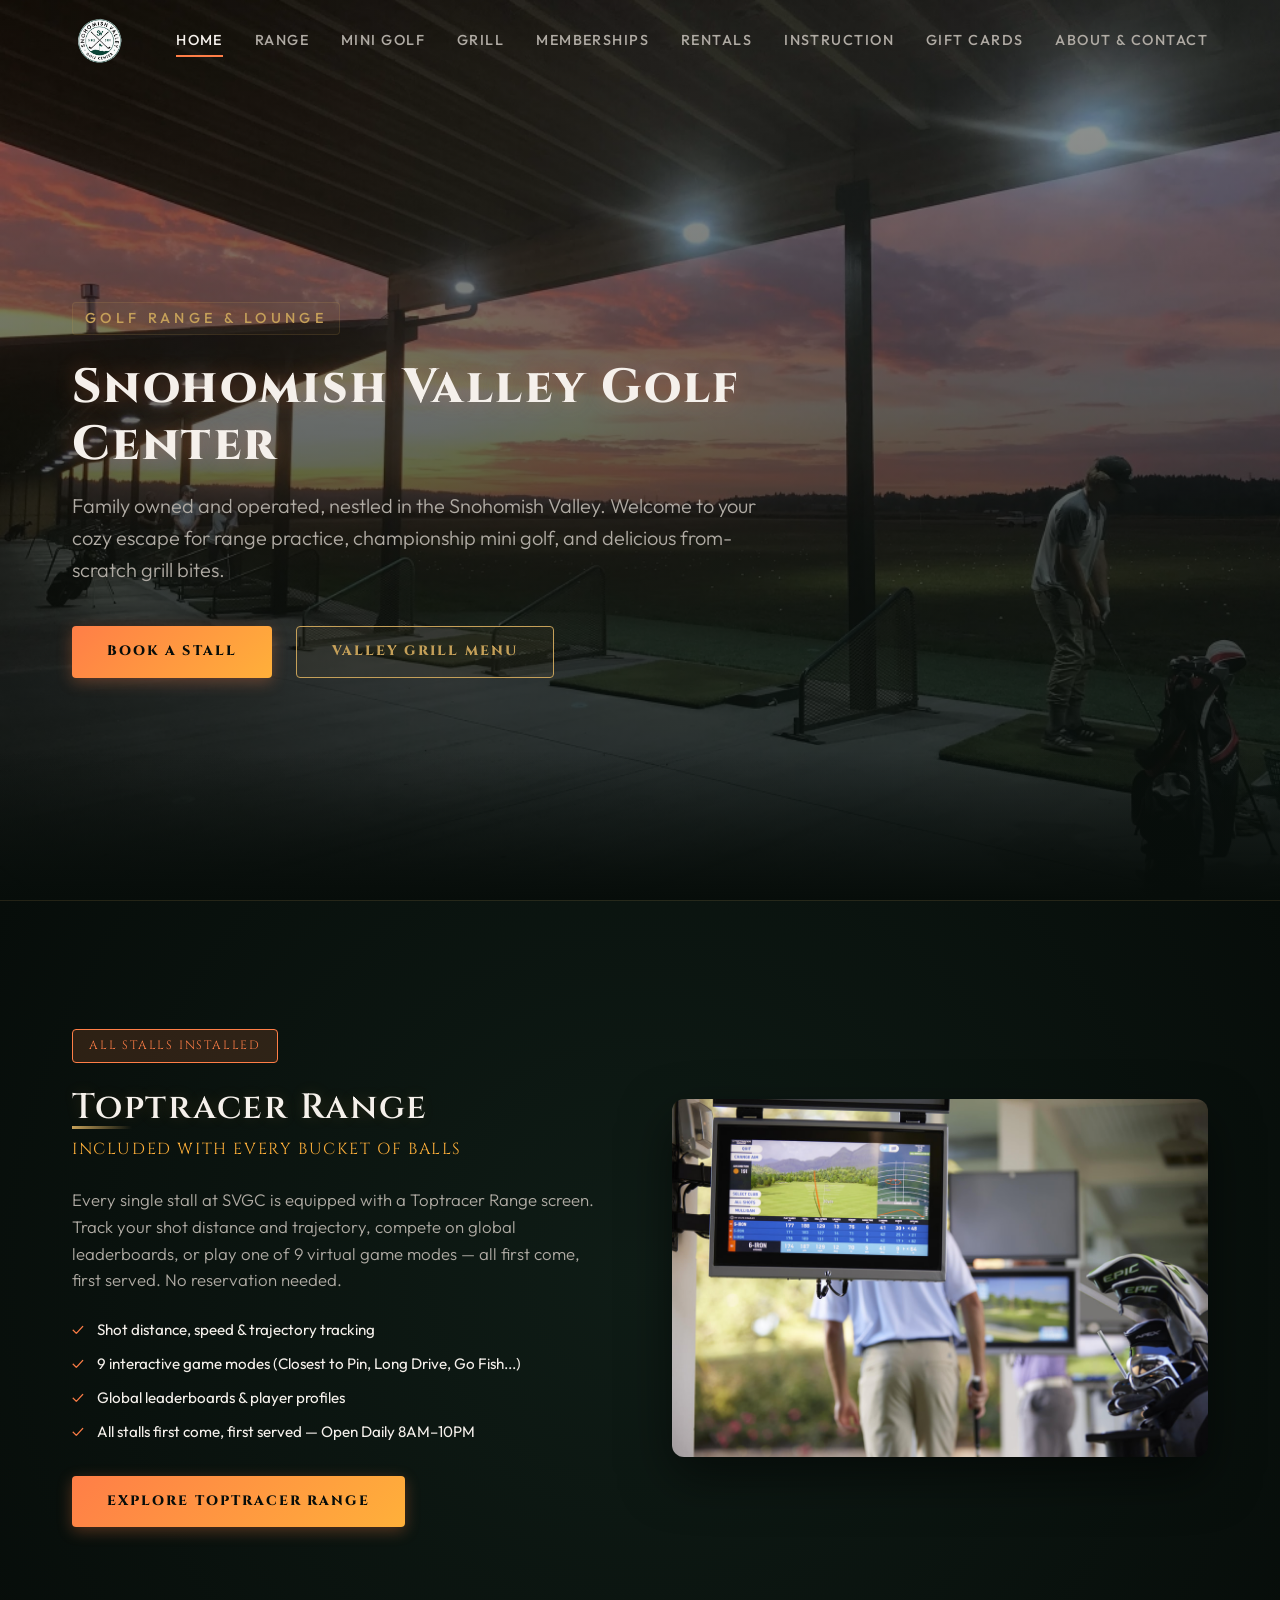
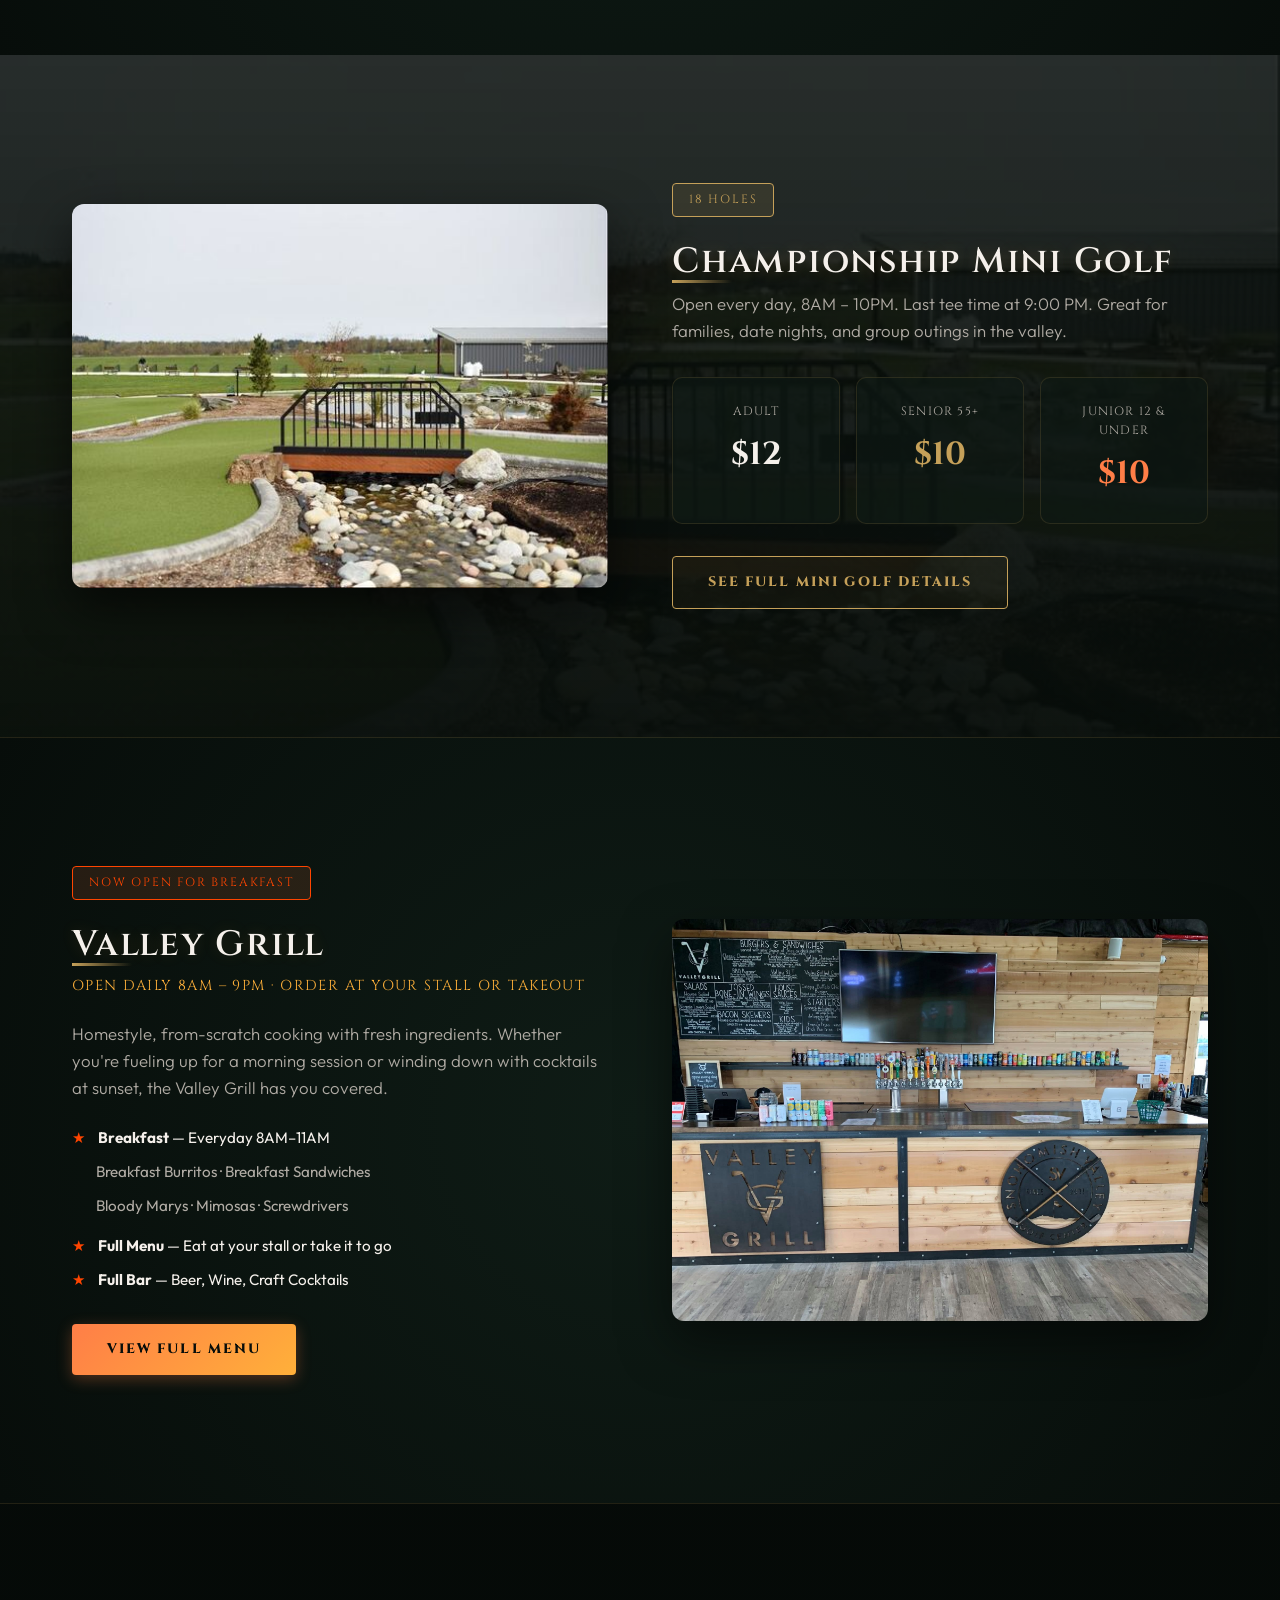
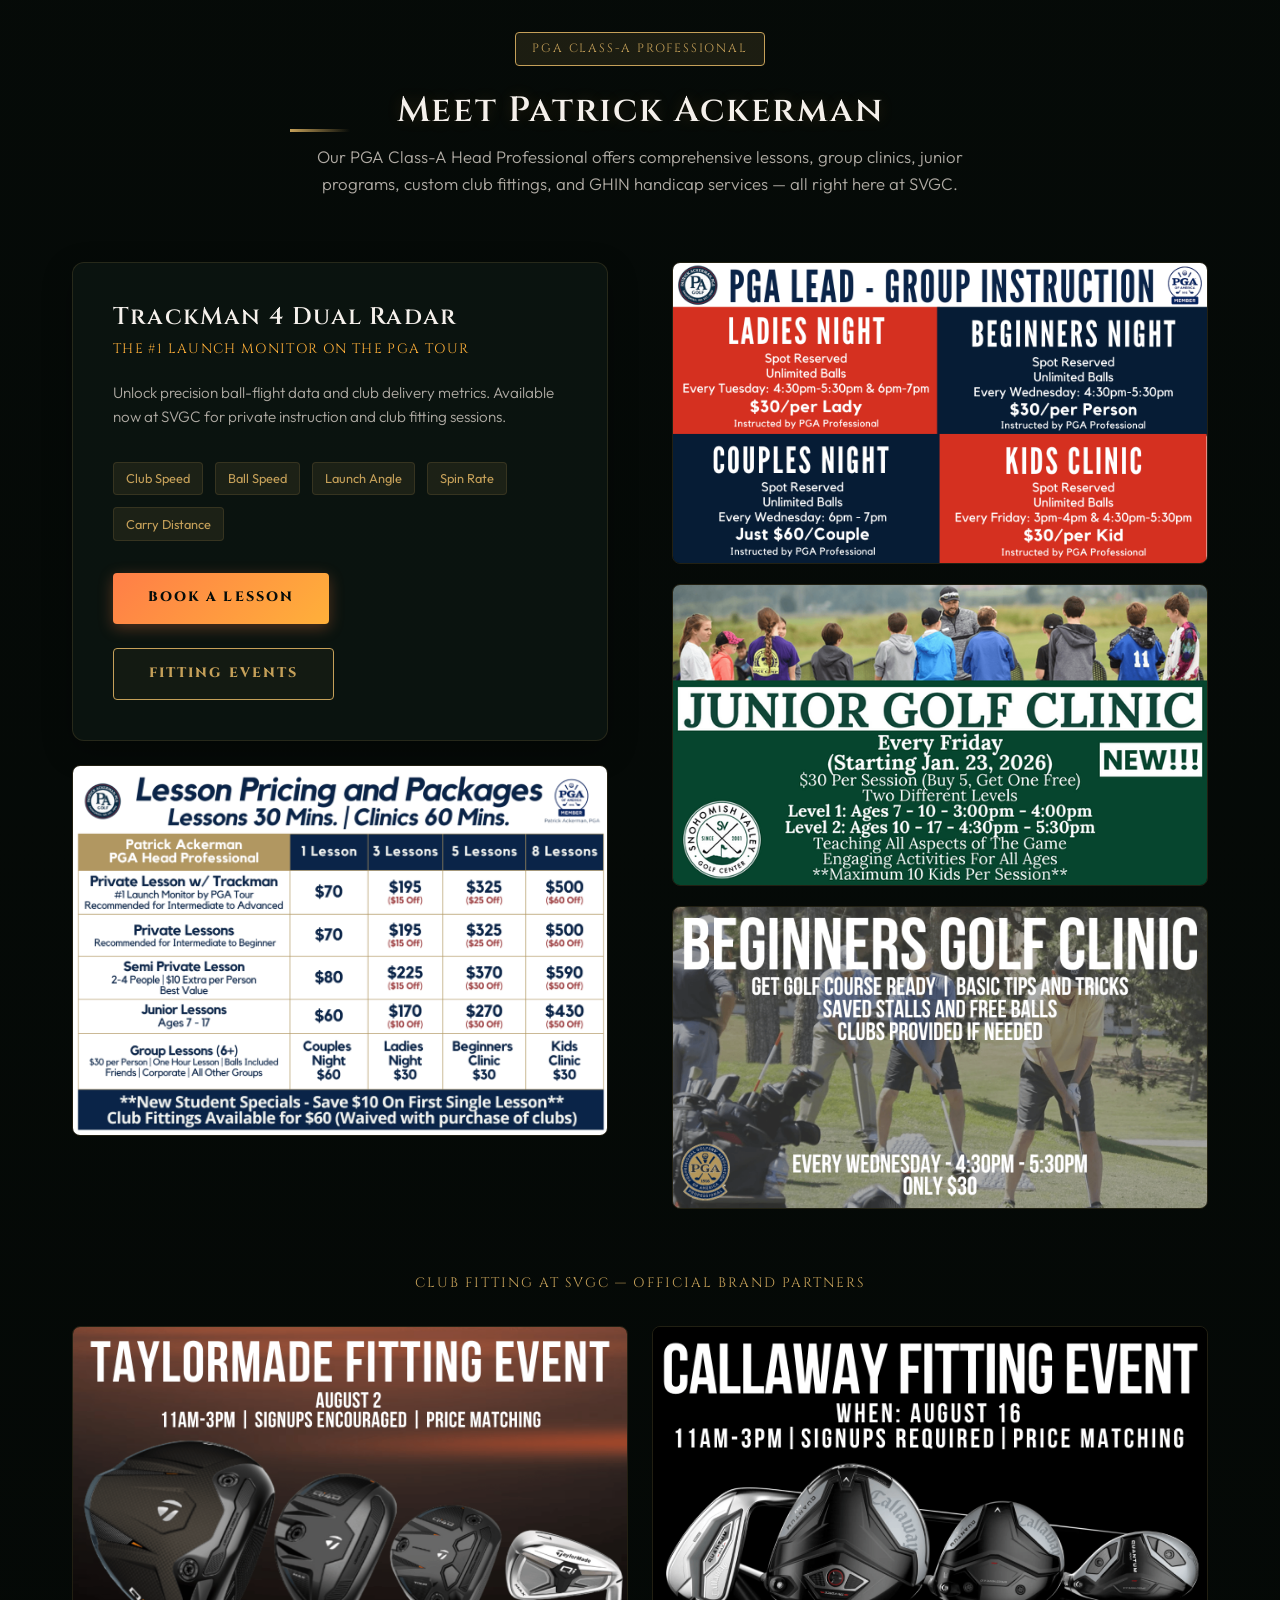
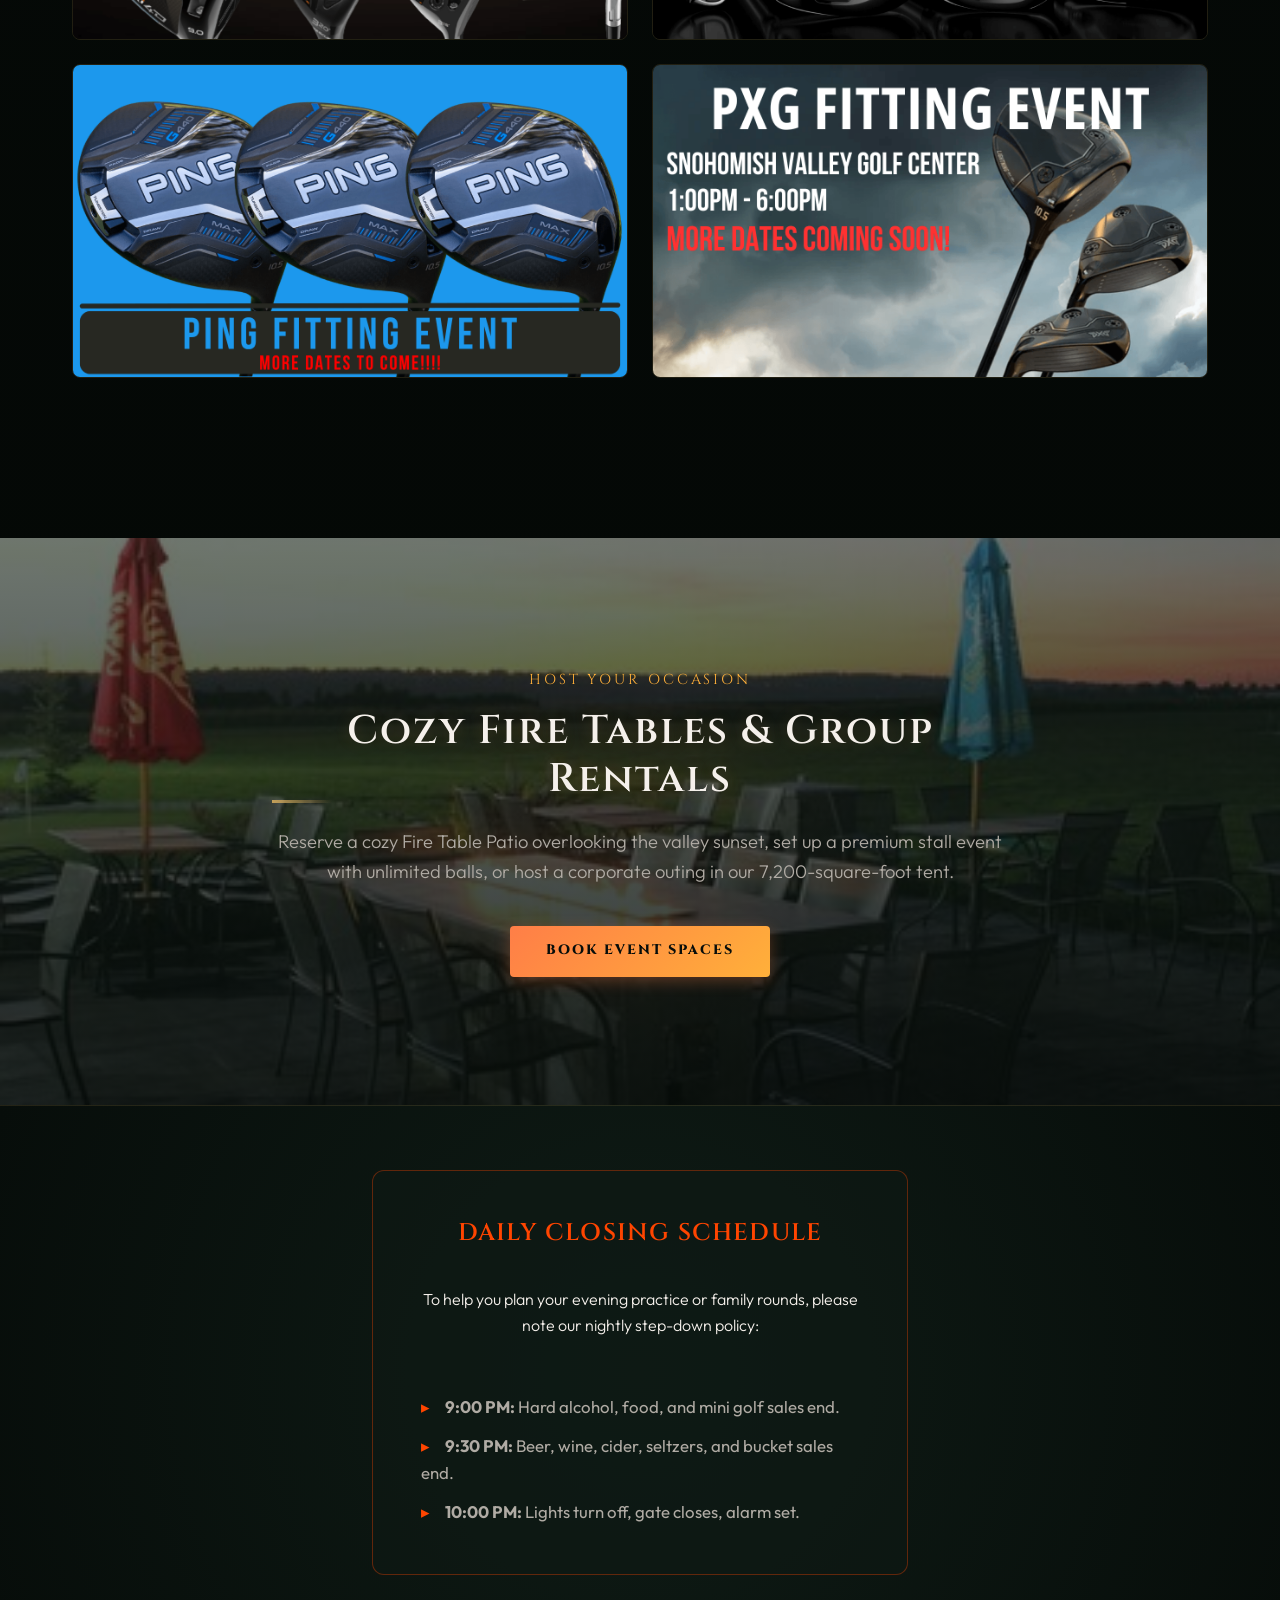
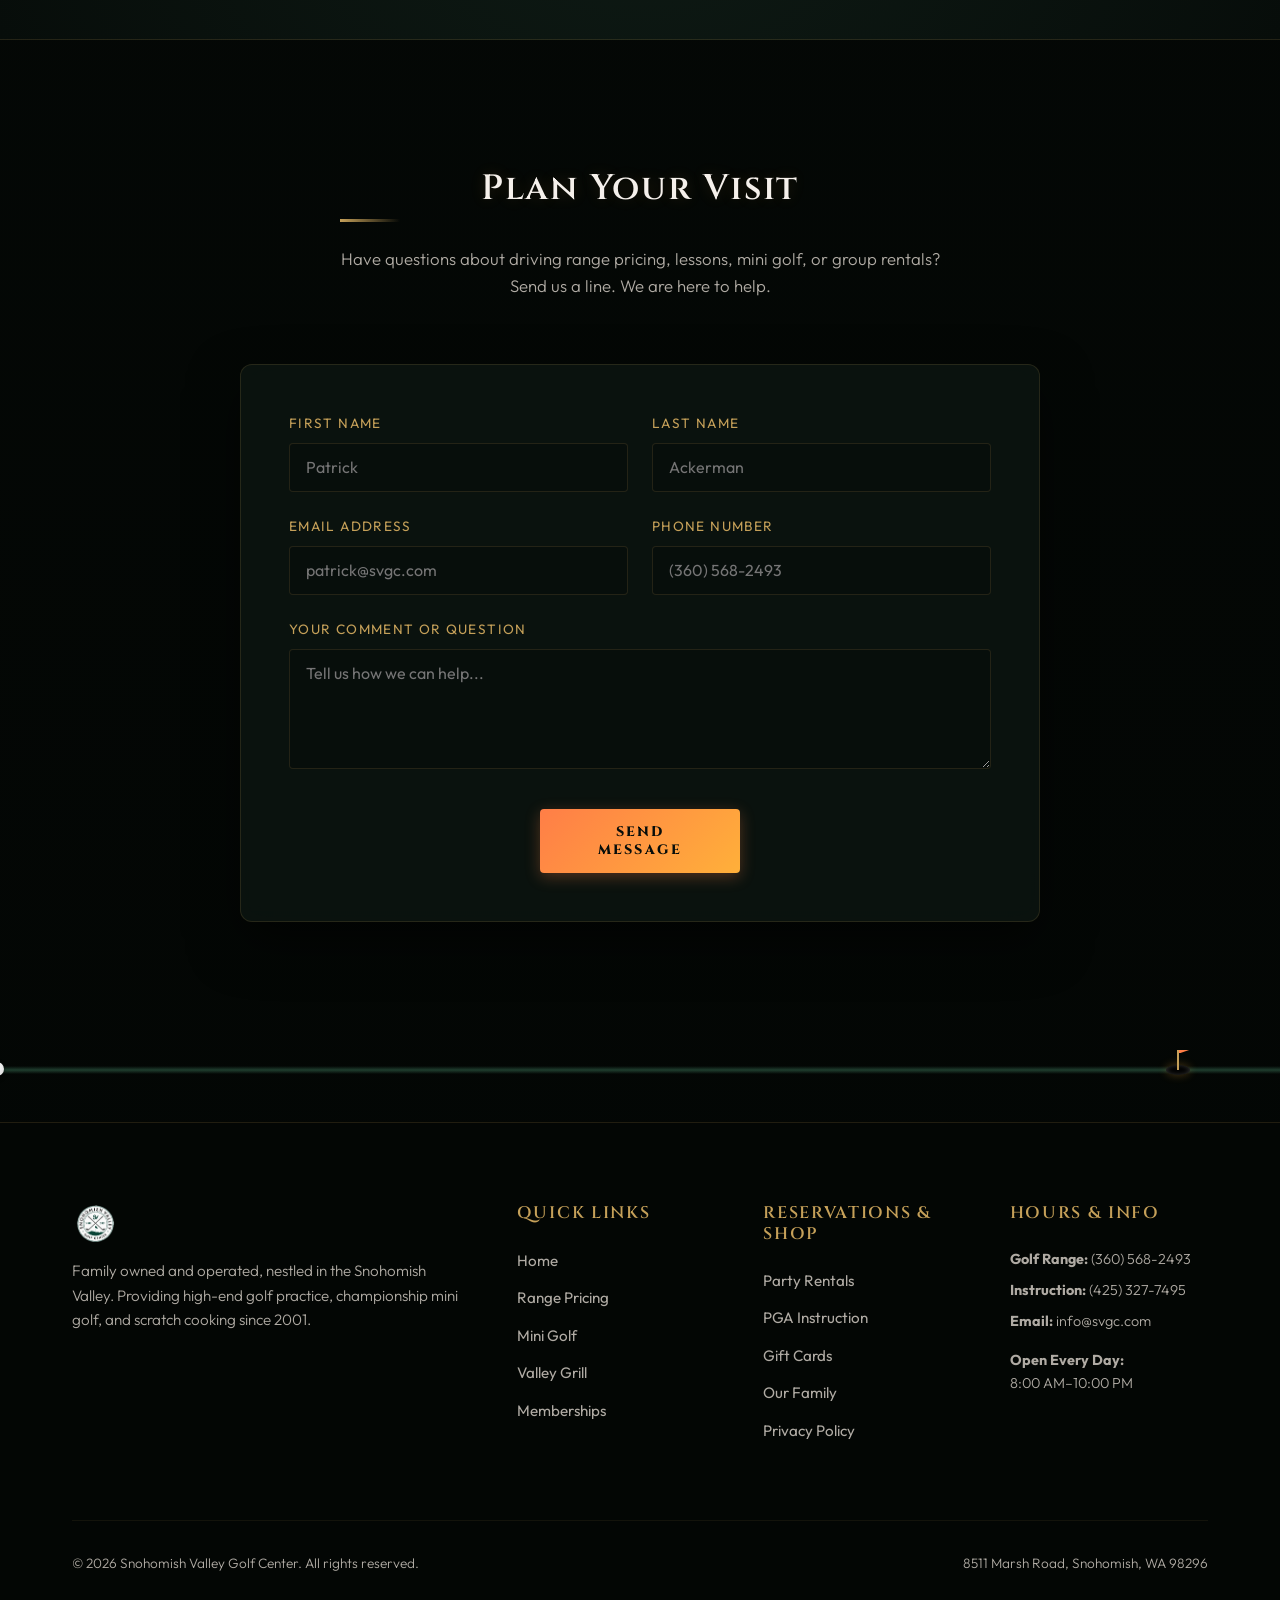
<file: index.html>
<!DOCTYPE html>
<html lang="en">
<head>
    <meta charset="UTF-8">
    <meta name="viewport" content="width=device-width, initial-scale=1.0">
    <meta name="description" content="Snohomish Valley Golf Center - Family-owned premier golf center in Snohomish, WA. Featuring all-stall Toptracer Range, 18-hole mini golf, TrackMan 4, Valley Grill, and PGA lessons.">
    <title>Snohomish Valley Golf Center | Sunset Range, Mini Golf & Grill</title>
    <link rel="icon" type="image/svg+xml" href="assets/svgc.svg">
    <link rel="stylesheet" href="style.css">
    
    <!-- Structured SEO Local Business Data -->
    <script type="application/ld+json">
    {
      "@context": "https://schema.org",
      "@type": "GolfCourse",
      "name": "Snohomish Valley Golf Center",
      "image": "assets/hero_sunset_range.jpg",
      "@id": "https://snohomishvalleygolfcenter.com/#golfcenter",
      "url": "https://snohomishvalleygolfcenter.com/",
      "telephone": "(360) 568-2493",
      "address": {
        "@type": "PostalAddress",
        "streetAddress": "8511 Marsh Road",
        "addressLocality": "Snohomish",
        "addressRegion": "WA",
        "postalCode": "98296",
        "addressCountry": "US"
      },
      "geo": {
        "@type": "GeoCoordinates",
        "latitude": 47.9022,
        "longitude": -122.1311
      },
      "openingHoursSpecification": {
        "@type": "OpeningHoursSpecification",
        "dayOfWeek": [
          "Monday",
          "Tuesday",
          "Wednesday",
          "Thursday",
          "Friday",
          "Saturday",
          "Sunday"
        ],
        "opens": "08:00",
        "closes": "22:00"
      },
      "sameAs": [
        "https://www.facebook.com/snohomishvalleygolfcenter"
      ]
    }
    </script>
</head>
<body>

    <!-- STICKY NAVIGATION HEADER -->
    <header>
        <div class="container navbar">
            <a href="index.html" class="logo">
                <img src="assets/svgc.svg" alt="Snohomish Valley Golf Center Logo" class="logo-img">
            </a>
            <button class="nav-toggle" aria-label="Toggle Menu">
                <span></span>
                <span></span>
                <span></span>
            </button>
            <ul class="nav-links">
                <li class="active"><a href="index.html">Home</a></li>
                <li><a href="toptracer.html">Range</a></li>
                <li><a href="mini-golf.html">Mini Golf</a></li>
                <li><a href="grill.html">Grill</a></li>
                <li><a href="memberships.html">Memberships</a></li>
                <li><a href="rentals.html">Rentals</a></li>
                <li><a href="pro-shop.html">Instruction</a></li>
                <li><a href="gift-cards.html">Gift Cards</a></li>
                <li><a href="about.html">About & Contact</a></li>
            </ul>
        </div>
    </header>

    <!-- HERO SECTION -->
    <section class="hero">
        <div class="container">
            <div class="hero-content">
                <span class="hero-tagline">Golf Range & Lounge</span>
                <h1>Snohomish Valley Golf Center</h1>
                <p class="hero-desc">Family owned and operated, nestled in the Snohomish Valley. Welcome to your cozy escape for range practice, championship mini golf, and delicious from-scratch grill bites.</p>
                <div class="btn-group">
                    <a href="toptracer.html" class="btn btn-primary">Book a Stall</a>
                    <a href="grill.html" class="btn btn-secondary">Valley Grill Menu</a>
                </div>
            </div>
        </div>
    </section>


    <!-- TOPTRACER RANGE SPOTLIGHT -->
    <section class="section section-dark" style="border-top: 1px solid var(--border-color);">
        <div class="container">
            <div style="display: grid; grid-template-columns: 1fr 1fr; gap: 4rem; align-items: center;">
                <div>
                    <span style="display: inline-block; background: rgba(255,126,71,0.15); border: 1px solid var(--primary-sunset); color: var(--primary-sunset); font-size: 0.75rem; font-family: var(--font-heading); letter-spacing: 0.15em; padding: 0.4rem 1rem; border-radius: 4px; margin-bottom: 1.5rem; text-transform: uppercase;">All Stalls Installed</span>
                    <h2 style="border: none; padding: 0; margin-bottom: 0.5rem;">Toptracer Range</h2>
                    <p style="color: var(--secondary-amber); font-family: var(--font-heading); font-size: 1rem; text-transform: uppercase; letter-spacing: 0.1em; margin-bottom: 1.5rem;">Included With Every Bucket of Balls</p>
                    <p>Every single stall at SVGC is equipped with a Toptracer Range screen. Track your shot distance and trajectory, compete on global leaderboards, or play one of 9 virtual game modes — all first come, first served. No reservation needed.</p>
                    <ul style="list-style: none; padding: 0; margin: 1.5rem 0 2rem 0; display: flex; flex-direction: column; gap: 0.6rem;">
                        <li style="font-size: 0.95rem; color: var(--text-cream);"><span style="color: var(--primary-sunset); margin-right: 0.6rem;">✓</span> Shot distance, speed &amp; trajectory tracking</li>
                        <li style="font-size: 0.95rem; color: var(--text-cream);"><span style="color: var(--primary-sunset); margin-right: 0.6rem;">✓</span> 9 interactive game modes (Closest to Pin, Long Drive, Go Fish...)</li>
                        <li style="font-size: 0.95rem; color: var(--text-cream);"><span style="color: var(--primary-sunset); margin-right: 0.6rem;">✓</span> Global leaderboards &amp; player profiles</li>
                        <li style="font-size: 0.95rem; color: var(--text-cream);"><span style="color: var(--primary-sunset); margin-right: 0.6rem;">✓</span> All stalls first come, first served — Open Daily 8AM–10PM</li>
                    </ul>
                    <a href="toptracer.html" class="btn btn-primary">Explore Toptracer Range</a>
                </div>
                <div style="border-radius: 12px; overflow: hidden; box-shadow: 0 20px 50px rgba(0,0,0,0.5);">
                    <img src="assets/toptracer-hero.png" alt="Toptracer Range at SVGC" style="width: 100%; height: auto; display: block;">
                </div>
            </div>
        </div>
    </section>

    <!-- MINI GOLF PRICING HIGHLIGHT -->
    <section class="section" style="background: linear-gradient(rgba(7,13,10,0.85), rgba(7,13,10,0.97)), url('assets/minigolf-course-bridge.jpg') no-repeat center center/cover;">
        <div class="container">
            <div style="display: grid; grid-template-columns: 1fr 1fr; gap: 4rem; align-items: center;">
                <div style="border-radius: 12px; overflow: hidden; box-shadow: 0 20px 50px rgba(0,0,0,0.6);">
                    <img src="assets/minigolf-course-bridge.jpg" alt="SVGC 18-Hole Championship Mini Golf Course" style="width: 100%; height: auto; display: block;">
                </div>
                <div>
                    <span style="display: inline-block; background: rgba(197,160,89,0.12); border: 1px solid var(--brass-gold); color: var(--brass-gold); font-size: 0.75rem; font-family: var(--font-heading); letter-spacing: 0.15em; padding: 0.4rem 1rem; border-radius: 4px; margin-bottom: 1.5rem; text-transform: uppercase;">18 Holes</span>
                    <h2 style="border: none; padding: 0; margin-bottom: 0.5rem;">Championship Mini Golf</h2>
                    <p style="color: var(--text-muted); margin-bottom: 2rem;">Open every day, 8AM – 10PM. Last tee time at 9:00 PM. Great for families, date nights, and group outings in the valley.</p>

                    <!-- Pricing Cards -->
                    <div style="display: grid; grid-template-columns: repeat(3, 1fr); gap: 1rem; margin-bottom: 2rem;">
                        <div style="background: var(--bg-card); border: 1px solid var(--border-color); border-radius: 10px; padding: 1.5rem; text-align: center;">
                            <p style="font-size: 0.75rem; color: var(--text-muted); font-family: var(--font-heading); letter-spacing: 0.1em; text-transform: uppercase; margin-bottom: 0.5rem;">Adult</p>
                            <p style="font-size: 2rem; font-weight: 700; color: var(--text-cream); font-family: var(--font-heading); margin: 0;">$12</p>
                        </div>
                        <div style="background: var(--bg-card); border: 1px solid var(--border-color); border-radius: 10px; padding: 1.5rem; text-align: center;">
                            <p style="font-size: 0.75rem; color: var(--text-muted); font-family: var(--font-heading); letter-spacing: 0.1em; text-transform: uppercase; margin-bottom: 0.5rem;">Senior 55+</p>
                            <p style="font-size: 2rem; font-weight: 700; color: var(--brass-gold); font-family: var(--font-heading); margin: 0;">$10</p>
                        </div>
                        <div style="background: var(--bg-card); border: 1px solid var(--border-color); border-radius: 10px; padding: 1.5rem; text-align: center;">
                            <p style="font-size: 0.75rem; color: var(--text-muted); font-family: var(--font-heading); letter-spacing: 0.1em; text-transform: uppercase; margin-bottom: 0.5rem;">Junior 12 &amp; Under</p>
                            <p style="font-size: 2rem; font-weight: 700; color: var(--primary-sunset); font-family: var(--font-heading); margin: 0;">$10</p>
                        </div>
                    </div>
                    <a href="mini-golf.html" class="btn btn-secondary">See Full Mini Golf Details</a>
                </div>
            </div>
        </div>
    </section>

    <!-- VALLEY GRILL SPOTLIGHT -->
    <section class="section section-dark" style="border-top: 1px solid var(--border-color);">
        <div class="container">
            <div style="display: grid; grid-template-columns: 1fr 1fr; gap: 4rem; align-items: center;">
                <div>
                    <span style="display: inline-block; background: rgba(255,126,71,0.12); border: 1px solid var(--accent-fire); color: var(--accent-fire); font-size: 0.75rem; font-family: var(--font-heading); letter-spacing: 0.15em; padding: 0.4rem 1rem; border-radius: 4px; margin-bottom: 1.5rem; text-transform: uppercase;">Now Open for Breakfast</span>
                    <h2 style="border: none; padding: 0; margin-bottom: 0.5rem;">Valley Grill</h2>
                    <p style="color: var(--secondary-amber); font-family: var(--font-heading); font-size: 0.9rem; letter-spacing: 0.1em; text-transform: uppercase; margin-bottom: 1.5rem;">Open Daily 8AM – 9PM · Order at Your Stall or Takeout</p>
                    <p>Homestyle, from-scratch cooking with fresh ingredients. Whether you're fueling up for a morning session or winding down with cocktails at sunset, the Valley Grill has you covered.</p>
                    <ul style="list-style: none; padding: 0; margin: 1.5rem 0 2rem 0; display: flex; flex-direction: column; gap: 0.6rem;">
                        <li style="font-size: 0.95rem; color: var(--text-cream);"><span style="color: var(--accent-fire); margin-right: 0.6rem;">★</span> <strong>Breakfast</strong> — Everyday 8AM–11AM</li>
                        <li style="font-size: 0.95rem; color: var(--text-muted); padding-left: 1.5rem;">Breakfast Burritos · Breakfast Sandwiches</li>
                        <li style="font-size: 0.95rem; color: var(--text-muted); padding-left: 1.5rem;">Bloody Marys · Mimosas · Screwdrivers</li>
                        <li style="font-size: 0.95rem; color: var(--text-cream); margin-top: 0.4rem;"><span style="color: var(--accent-fire); margin-right: 0.6rem;">★</span> <strong>Full Menu</strong> — Eat at your stall or take it to go</li>
                        <li style="font-size: 0.95rem; color: var(--text-cream);"><span style="color: var(--accent-fire); margin-right: 0.6rem;">★</span> <strong>Full Bar</strong> — Beer, Wine, Craft Cocktails</li>
                    </ul>
                    <a href="grill.html" class="btn btn-primary">View Full Menu</a>
                </div>
                <div style="border-radius: 12px; overflow: hidden; box-shadow: 0 20px 50px rgba(0,0,0,0.5);">
                    <img src="assets/valley grill hero.jpg" alt="Valley Grill dining room at Snohomish Valley Golf Center" style="width: 100%; height: auto; display: block;">
                </div>
            </div>
        </div>
    </section>

    <!-- INSTRUCTION & CLUB SERVICES TEASER -->
    <section class="section" style="border-top: 1px solid var(--border-color);">
        <div class="container">
            <div style="text-align: center; max-width: 700px; margin: 0 auto 4rem auto;">
                <span style="display: inline-block; background: rgba(197,160,89,0.12); border: 1px solid var(--brass-gold); color: var(--brass-gold); font-size: 0.75rem; font-family: var(--font-heading); letter-spacing: 0.15em; padding: 0.4rem 1rem; border-radius: 4px; margin-bottom: 1.5rem; text-transform: uppercase;">PGA Class-A Professional</span>
                <h2 style="border: none; padding: 0; margin-bottom: 0.75rem;">Meet Patrick Ackerman</h2>
                <p>Our PGA Class-A Head Professional offers comprehensive lessons, group clinics, junior programs, custom club fittings, and GHIN handicap services — all right here at SVGC.</p>
            </div>

            <!-- Two-column: TrackMan card + lesson promo images -->
            <div style="display: grid; grid-template-columns: 1fr 1fr; gap: 4rem; align-items: start; margin-bottom: 4rem;">
                <!-- Left: TrackMan card + Lesson Pricing image -->
                <div style="display: flex; flex-direction: column; gap: 1.5rem;">
                    <div style="background: var(--bg-card); border: 1px solid var(--border-color); border-radius: 12px; padding: 2.5rem; box-shadow: 0 10px 30px rgba(0,0,0,0.3);">
                        <h3 style="font-family: var(--font-heading); color: var(--text-cream); margin-bottom: 0.5rem;">TrackMan 4 Dual Radar</h3>
                        <p style="font-size: 0.85rem; color: var(--secondary-amber); font-family: var(--font-heading); letter-spacing: 0.1em; text-transform: uppercase; margin-bottom: 1.25rem;">The #1 Launch Monitor on the PGA Tour</p>
                        <p style="font-size: 0.95rem; margin-bottom: 2rem;">Unlock precision ball-flight data and club delivery metrics. Available now at SVGC for private instruction and club fitting sessions.</p>
                        <div style="display: flex; gap: 0.75rem; flex-wrap: wrap; margin-bottom: 2rem;">
                            <span style="font-size: 0.8rem; background: rgba(197,160,89,0.1); border: 1px solid var(--border-color); padding: 0.35rem 0.75rem; border-radius: 4px; color: var(--brass-gold);">Club Speed</span>
                            <span style="font-size: 0.8rem; background: rgba(197,160,89,0.1); border: 1px solid var(--border-color); padding: 0.35rem 0.75rem; border-radius: 4px; color: var(--brass-gold);">Ball Speed</span>
                            <span style="font-size: 0.8rem; background: rgba(197,160,89,0.1); border: 1px solid var(--border-color); padding: 0.35rem 0.75rem; border-radius: 4px; color: var(--brass-gold);">Launch Angle</span>
                            <span style="font-size: 0.8rem; background: rgba(197,160,89,0.1); border: 1px solid var(--border-color); padding: 0.35rem 0.75rem; border-radius: 4px; color: var(--brass-gold);">Spin Rate</span>
                            <span style="font-size: 0.8rem; background: rgba(197,160,89,0.1); border: 1px solid var(--border-color); padding: 0.35rem 0.75rem; border-radius: 4px; color: var(--brass-gold);">Carry Distance</span>
                        </div>
                        <div class="btn-group">
                            <a href="pro-shop.html" class="btn btn-primary">Book a Lesson</a>
                            <a href="pro-shop.html#fittings" class="btn btn-secondary">Fitting Events</a>
                        </div>
                    </div>
                    <!-- Lesson Pricing image moved here -->
                    <img src="assets/lesson-pricing-packages.png" alt="Lesson Pricing Packages" style="width: 100%; height: auto; display: block; border-radius: 8px; border: 1px solid var(--border-color);">
                </div>

                <!-- Right: clinic promo images -->
                <div style="display: grid; grid-template-columns: 1fr; gap: 1.25rem;">
                    <img src="assets/pga-lead-group-instruction.png" alt="Group Golf Instruction at SVGC" style="width: 100%; height: auto; display: block; border-radius: 8px; border: 1px solid var(--border-color);">
                    <img src="assets/junior-golf-clinic.png" alt="Junior Golf Clinic at SVGC" style="width: 100%; height: auto; display: block; border-radius: 8px; border: 1px solid var(--border-color);">
                    <img src="assets/beginners-golf-clinic.png" alt="Beginners Golf Clinic" style="width: 100%; height: auto; display: block; border-radius: 8px; border: 1px solid var(--border-color);">
                </div>
            </div>

            <!-- Club Fitting brand row -->
            <div style="text-align: center; margin-bottom: 2rem;">
                <p style="font-family: var(--font-heading); color: var(--brass-gold); letter-spacing: 0.15em; text-transform: uppercase; font-size: 0.85rem; margin-bottom: 2rem;">Club Fitting at SVGC — Official Brand Partners</p>
                <div style="display: grid; grid-template-columns: 1fr 1fr; gap: 1.5rem;">
                    <img src="assets/taylormade-fitting-event.png" alt="TaylorMade Fitting Event" style="width: 100%; height: auto; display: block; border-radius: 8px; border: 1px solid var(--border-color);">
                    <img src="assets/callaway-fitting-event.png" alt="Callaway Fitting Event" style="width: 100%; height: auto; display: block; border-radius: 8px; border: 1px solid var(--border-color);">
                    <img src="assets/ping-fitting-event.png" alt="Ping Fitting Event" style="width: 100%; height: auto; display: block; border-radius: 8px; border: 1px solid var(--border-color);">
                    <img src="assets/pxg-fitting-event.png" alt="PXG Fitting Event" style="width: 100%; height: auto; display: block; border-radius: 8px; border: 1px solid var(--border-color);">
                </div>
            </div>
        </div>
    </section>

    <!-- EVENT PORTAL CTA -->
    <section class="section section-dark" style="background: linear-gradient(rgba(15, 28, 22, 0.6), rgba(7, 13, 10, 0.85)), url('assets/firepit-patio-sunset.jpg') no-repeat center center/cover;">
        <div class="container" style="text-align: center; max-width: 800px;">
            <span style="font-family: var(--font-heading); color: var(--secondary-amber); letter-spacing: 0.2em; font-size: 0.9rem; text-transform: uppercase;">Host Your Occasion</span>
            <h2 style="margin-top: 1rem; font-size: 2.5rem; border: none; padding: 0;">Cozy Fire Tables & Group Rentals</h2>
            <p style="margin: 1.5rem 0 2.5rem 0; font-size: 1.15rem;">Reserve a cozy Fire Table Patio overlooking the valley sunset, set up a premium stall event with unlimited balls, or host a corporate outing in our 7,200-square-foot tent.</p>
            <a href="rentals.html" class="btn btn-primary">Book Event Spaces</a>
        </div>
    </section>

    <!-- DAILY CLOSING SCHEDULE NOTICE -->
    <section class="section section-dark" style="padding: 4rem 0; border-top: 1px solid var(--border-color); border-bottom: 1px solid var(--border-color);">
        <div class="container" style="max-width: 600px;">
            <div class="flyer-card" style="border-color: rgba(255, 69, 0, 0.35); padding: 3rem; text-align: center;">
                <h3 style="font-family: var(--font-heading); color: var(--accent-fire); font-size: 1.5rem; margin-bottom: 1rem; border: none; padding: 0; text-transform: uppercase; letter-spacing: 0.05em;">Daily Closing Schedule</h3>
                <p style="font-size: 1rem; color: var(--text-cream); margin-bottom: 2rem; max-width: 500px; margin-left: auto; margin-right: auto;">To help you plan your evening practice or family rounds, please note our nightly step-down policy:</p>
                <ul style="font-size: 1.05rem; color: var(--text-muted); list-style: none; padding: 0; display: inline-flex; flex-direction: column; gap: 0.75rem; text-align: left;">
                    <li><span style="color: var(--accent-fire); margin-right: 0.75rem;">&#9656;</span> <strong>9:00 PM:</strong> Hard alcohol, food, and mini golf sales end.</li>
                    <li><span style="color: var(--accent-fire); margin-right: 0.75rem;">&#9656;</span> <strong>9:30 PM:</strong> Beer, wine, cider, seltzers, and bucket sales end.</li>
                    <li><span style="color: var(--accent-fire); margin-right: 0.75rem;">&#9656;</span> <strong>10:00 PM:</strong> Lights turn off, gate closes, alarm set.</li>
                </ul>
            </div>
        </div>
    </section>

    <!-- CONTACT FORM SECTION -->
    <section class="section" id="contact">
        <div class="container">
            <div style="text-align: center; max-width: 600px; margin: 0 auto 4rem auto;">
                <h2>Plan Your Visit</h2>
                <p>Have questions about driving range pricing, lessons, mini golf, or group rentals? Send us a line. We are here to help.</p>
            </div>
            
            <div class="contact-form-wrapper">
                <form class="svgc-form" id="mainContactForm">
                    <div class="form-grid">
                        <div class="form-group">
                            <label for="firstName">First Name</label>
                            <input type="text" id="firstName" class="form-control" placeholder="Patrick" required>
                        </div>
                        <div class="form-group">
                            <label for="lastName">Last Name</label>
                            <input type="text" id="lastName" class="form-control" placeholder="Ackerman" required>
                        </div>
                        <div class="form-group">
                            <label for="email">Email Address</label>
                            <input type="email" id="email" class="form-control" placeholder="patrick@svgc.com" required>
                        </div>
                        <div class="form-group">
                            <label for="phone">Phone Number</label>
                            <input type="tel" id="phone" class="form-control" placeholder="(360) 568-2493">
                        </div>
                        <div class="form-group form-full">
                            <label for="message">Your Comment or Question</label>
                            <textarea id="message" class="form-control" placeholder="Tell us how we can help..." required></textarea>
                        </div>
                        <div class="form-full" style="text-align: center; margin-top: 1rem;">
                            <button type="submit" class="btn btn-primary" style="width: 200px;">Send Message</button>
                        </div>
                    </div>
                </form>
            </div>
        </div>
    </section>

    <!-- PERFECT PUTT ANIMATED SEPARATOR -->
    <div class="putt-track-container">
        <div class="putt-track">
            <div class="putt-ball"></div>
            <div class="putt-hole"></div>
            <div class="putt-flag"></div>
        </div>
    </div>

    <!-- GLOBAL FOOTER -->
    <footer>
        <div class="container">
            <div class="footer-grid">
                <div class="footer-info-col">
                    <a href="index.html" class="logo" style="margin-bottom: 1rem;">
                        <img src="assets/svgc.svg" alt="Snohomish Valley Golf Center Logo" class="logo-img" style="height: 40px;">
                    </a>
                    <p>Family owned and operated, nestled in the Snohomish Valley. Providing high-end golf practice, championship mini golf, and scratch cooking since 2001.</p>
                </div>
                <div class="footer-col">
                    <h4>Quick Links</h4>
                    <ul class="footer-links">
                        <li><a href="index.html">Home</a></li>
                        <li><a href="toptracer.html">Range Pricing</a></li>
                        <li><a href="mini-golf.html">Mini Golf</a></li>
                        <li><a href="grill.html">Valley Grill</a></li>
                        <li><a href="memberships.html">Memberships</a></li>
                    </ul>
                </div>
                <div class="footer-col">
                    <h4>Reservations & Shop</h4>
                    <ul class="footer-links">
                        <li><a href="rentals.html">Party Rentals</a></li>
                        <li><a href="pro-shop.html">PGA Instruction</a></li>
                        <li><a href="gift-cards.html">Gift Cards</a></li>
                        <li><a href="about.html">Our Family</a></li>
                        <li><a href="privacy.html">Privacy Policy</a></li>
                    </ul>
                </div>
                <div class="footer-col">
                    <h4>Hours & Info</h4>
                    <p style="font-size: 0.9rem; margin-bottom: 0.5rem;"><strong>Golf Range:</strong> (360) 568-2493</p>
                    <p style="font-size: 0.9rem; margin-bottom: 0.5rem;"><strong>Instruction:</strong> (425) 327-7495</p>
                    <p style="font-size: 0.9rem; margin-bottom: 1rem;"><strong>Email:</strong> info@svgc.com</p>
                    <p style="font-size: 0.9rem;"><strong>Open Every Day:</strong><br>8:00 AM–10:00 PM</p>
                </div>
            </div>
            <div class="footer-bottom">
                <p>&copy; 2026 Snohomish Valley Golf Center. All rights reserved.</p>
                <p>8511 Marsh Road, Snohomish, WA 98296</p>
            </div>
        </div>
    </footer>

    <script src="app.js"></script>
</body>
</html>
</file>
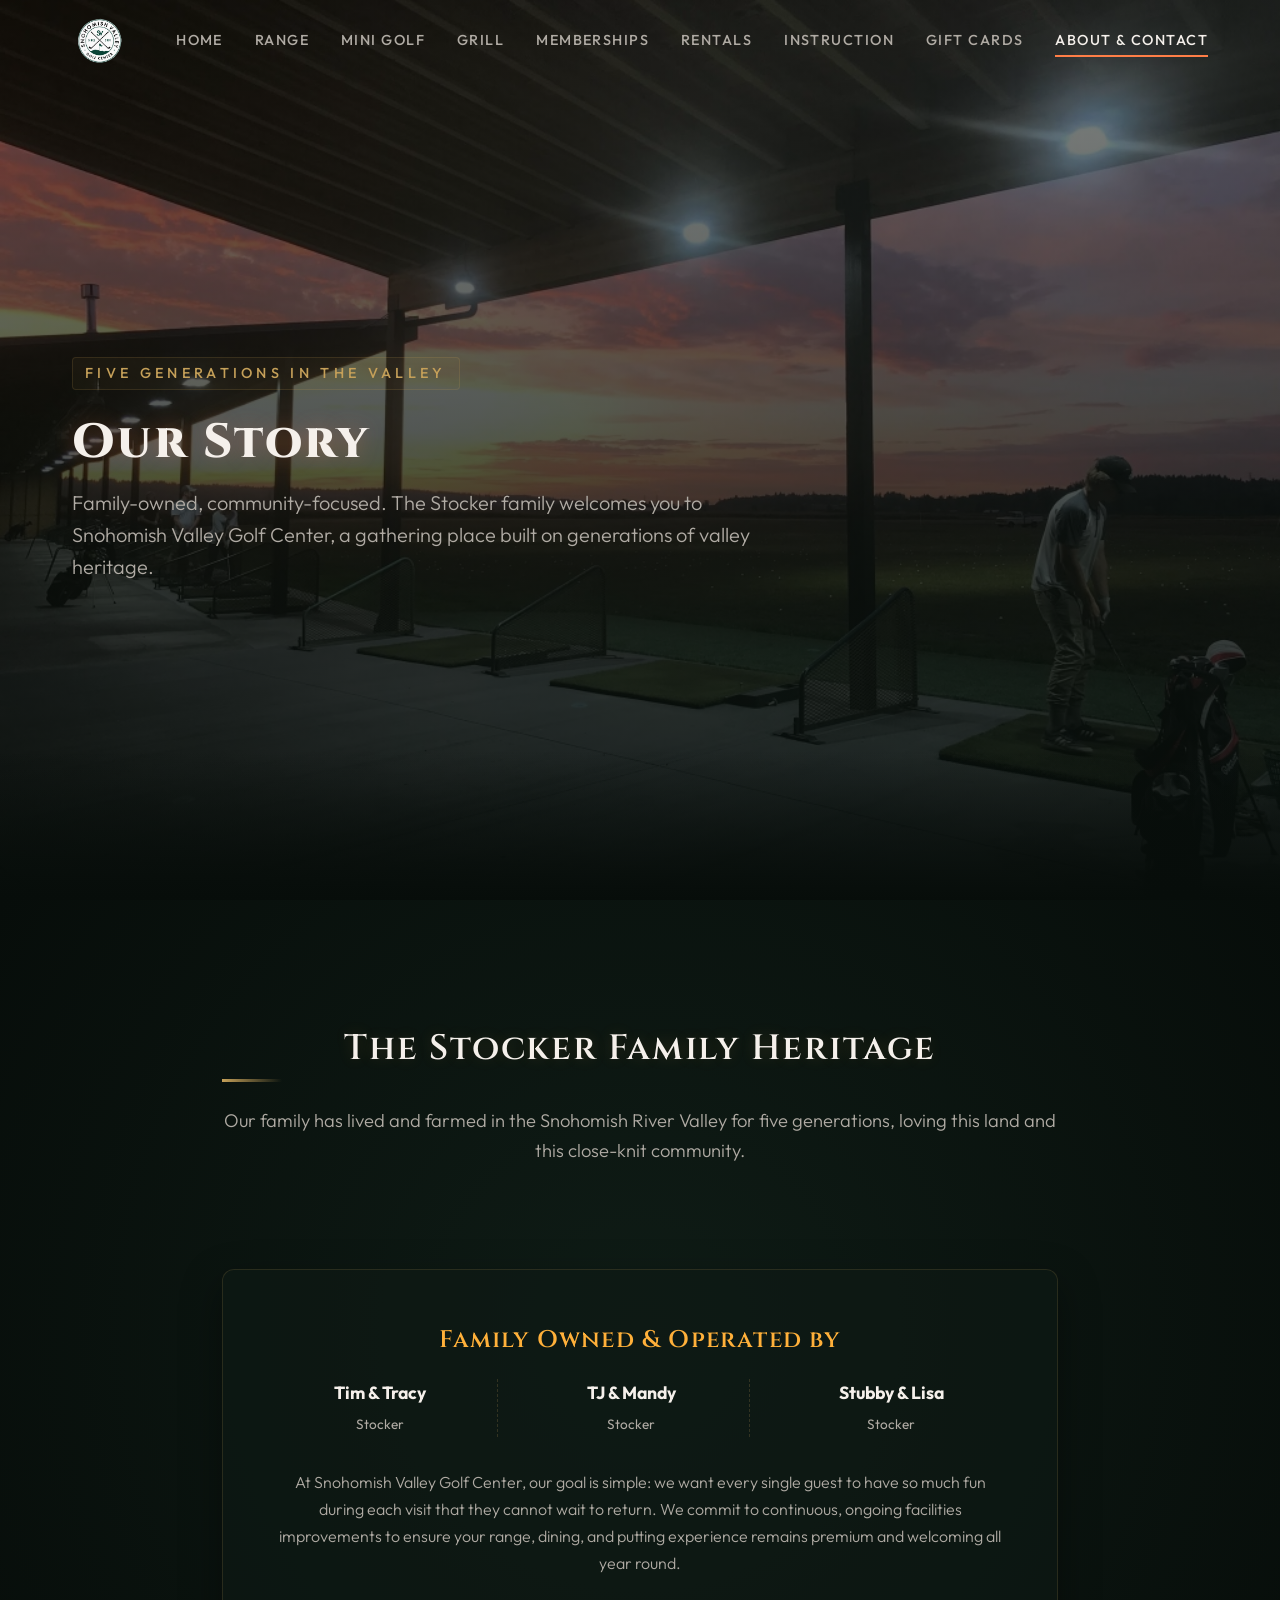
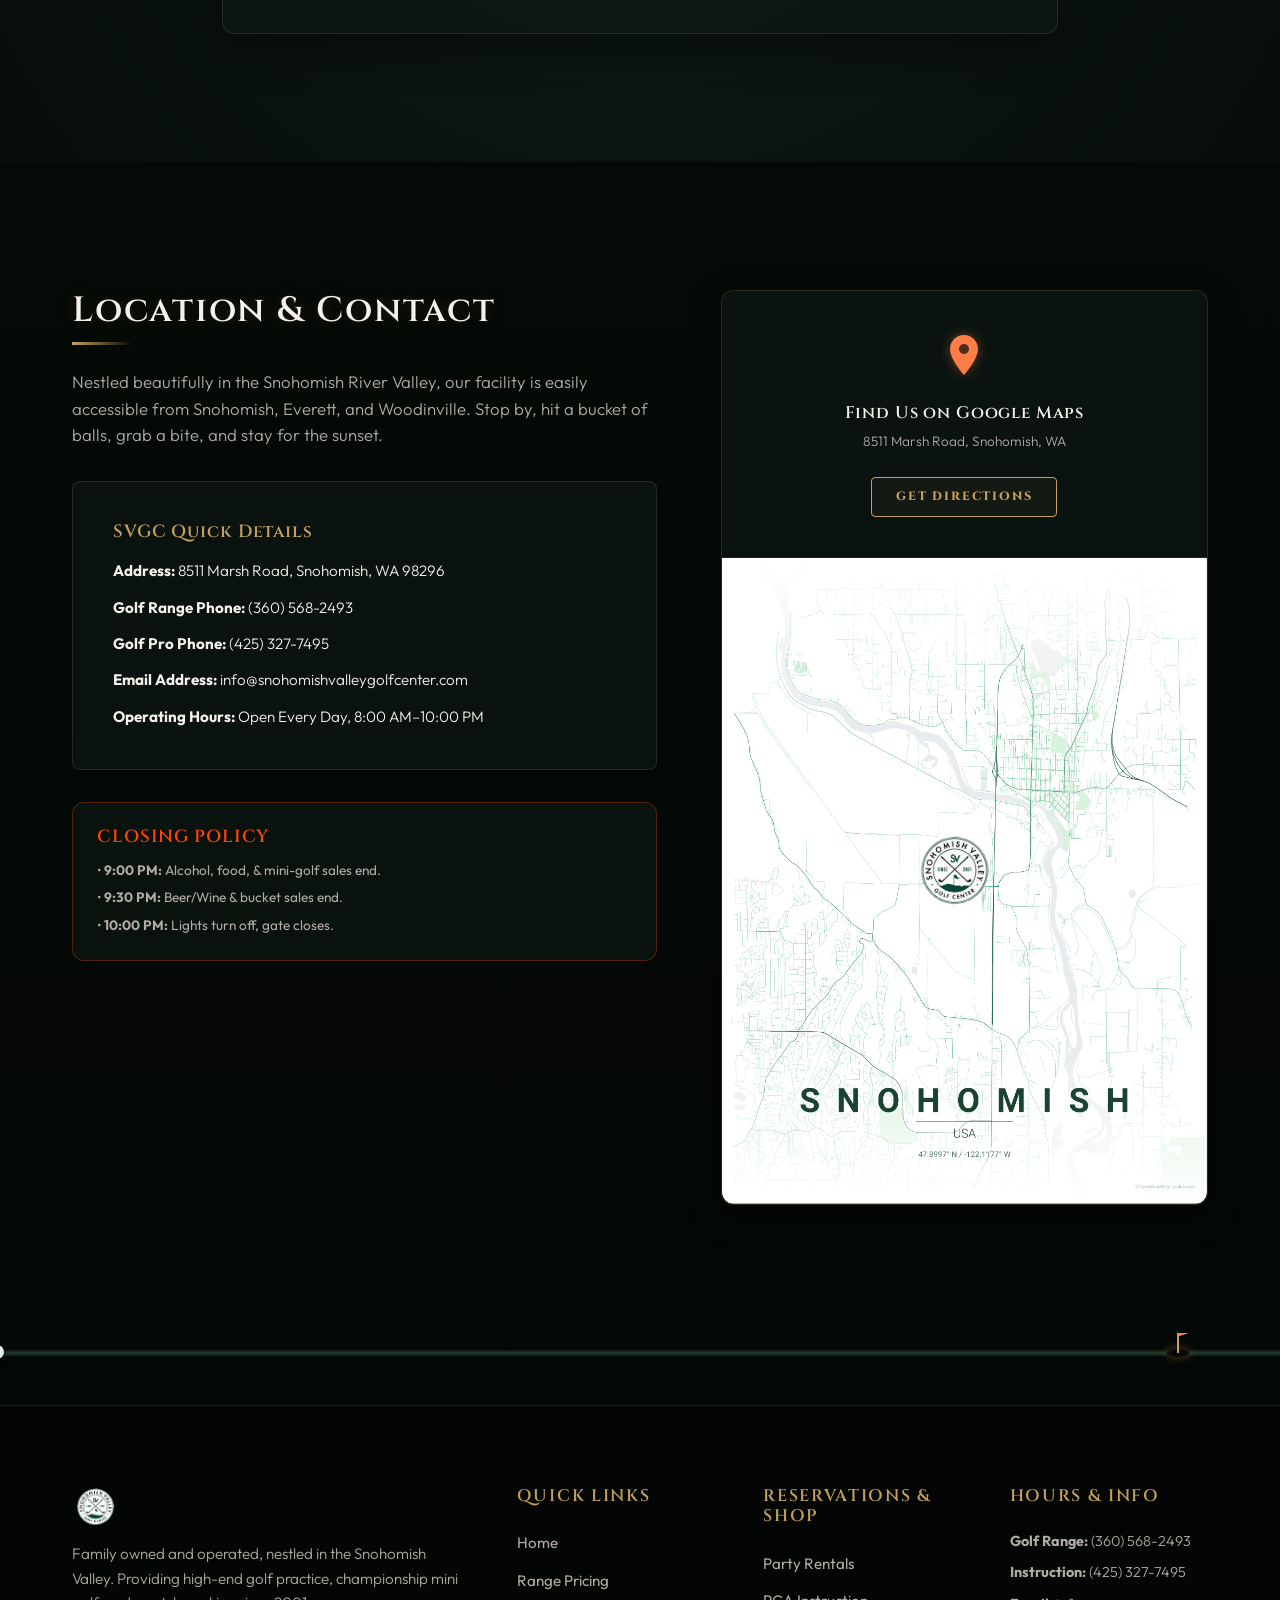
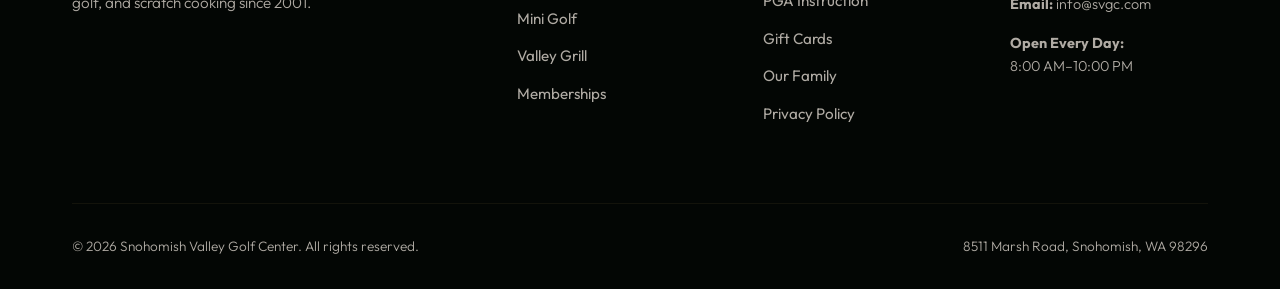
<file: about.html>
<!DOCTYPE html>
<html lang="en">
<head>
    <meta charset="UTF-8">
    <meta name="viewport" content="width=device-width, initial-scale=1.0">
    <meta name="description" content="Learn about the Stocker family heritage at Snohomish Valley Golf Center. Five generations farming the Snohomish Valley. View driving range location, map details, operating hours, and phone info.">
    <title>About Us, Our Family & Location | Snohomish Valley Golf Center</title>
    <link rel="icon" type="image/svg+xml" href="assets/svgc.svg">
    <link rel="stylesheet" href="style.css">
</head>
<body>

    <!-- STICKY NAVIGATION HEADER -->
    <header>
        <div class="container navbar">
            <a href="index.html" class="logo">
                <img src="assets/svgc.svg" alt="Snohomish Valley Golf Center Logo" class="logo-img">
            </a>
            <button class="nav-toggle" aria-label="Toggle Menu">
                <span></span>
                <span></span>
                <span></span>
            </button>
            <ul class="nav-links">
                <li><a href="index.html">Home</a></li>
                <li><a href="toptracer.html">Range</a></li>
                <li><a href="mini-golf.html">Mini Golf</a></li>
                <li><a href="grill.html">Grill</a></li>
                <li><a href="memberships.html">Memberships</a></li>
                <li><a href="rentals.html">Rentals</a></li>
                <li><a href="pro-shop.html">Instruction</a></li>
                <li><a href="gift-cards.html">Gift Cards</a></li>
                <li class="active"><a href="about.html">About & Contact</a></li>
            </ul>
        </div>
    </header>

    <!-- HERO SECTION -->
    <section class="hero" style="background: linear-gradient(rgba(7, 13, 10, 0.5), rgba(7, 13, 10, 0.9)), url('assets/hero_sunset_range.jpg') no-repeat center center/cover;">
        <div class="container">
            <div class="hero-content">
                <span class="hero-tagline">Five Generations in the Valley</span>
                <h1>Our Story</h1>
                <p class="hero-desc">Family-owned, community-focused. The Stocker family welcomes you to Snohomish Valley Golf Center, a gathering place built on generations of valley heritage.</p>
            </div>
        </div>
    </section>

    <!-- FAMILY STORY SECTION -->
    <section class="section section-dark">
        <div class="container" style="max-width: 900px;">
            <div style="display: grid; grid-template-columns: 1fr; gap: 3rem;">
                <div style="text-align: center; margin-bottom: 2rem;">
                    <h2>The Stocker Family Heritage</h2>
                    <p style="font-size: 1.15rem;">Our family has lived and farmed in the Snohomish River Valley for five generations, loving this land and this close-knit community.</p>
                </div>
                
                <div style="background: var(--bg-card); border: 1px solid var(--border-color); border-radius: 12px; padding: 3.5rem; text-align: center; box-shadow: 0 15px 40px rgba(0,0,0,0.4);">
                    <h3 style="color: var(--secondary-amber); margin-bottom: 1.5rem;">Family Owned & Operated by</h3>
                    <ul style="list-style: none; padding: 0; display: grid; grid-template-columns: repeat(3, 1fr); gap: 2rem; margin-bottom: 2rem;">
                        <li style="border-right: 1px dashed rgba(197,160,89,0.2); padding-right: 1rem;">
                            <strong style="color: var(--text-cream); display: block; font-size: 1.1rem; margin-bottom: 0.25rem;">Tim & Tracy</strong>
                            <span style="font-size: 0.85rem; color: var(--text-muted);">Stocker</span>
                        </li>
                        <li style="border-right: 1px dashed rgba(197,160,89,0.2); padding-right: 1rem;">
                            <strong style="color: var(--text-cream); display: block; font-size: 1.1rem; margin-bottom: 0.25rem;">TJ & Mandy</strong>
                            <span style="font-size: 0.85rem; color: var(--text-muted);">Stocker</span>
                        </li>
                        <li>
                            <strong style="color: var(--text-cream); display: block; font-size: 1.1rem; margin-bottom: 0.25rem;">Stubby & Lisa</strong>
                            <span style="font-size: 0.85rem; color: var(--text-muted);">Stocker</span>
                        </li>
                    </ul>
                    <p style="font-size: 1rem; color: var(--text-muted); margin: 0; font-weight: 300; line-height: 1.7;">At Snohomish Valley Golf Center, our goal is simple: we want every single guest to have so much fun during each visit that they cannot wait to return. We commit to continuous, ongoing facilities improvements to ensure your range, dining, and putting experience remains premium and welcoming all year round.</p>
                </div>
            </div>
        </div>
    </section>

    <!-- LOCATION, MAP & HOURS -->
    <section class="section" id="location">
        <div class="container">
            <div style="display: grid; grid-template-columns: 1.2fr 1fr; gap: 4rem; align-items: start;">
                <div>
                    <h2>Location & Contact</h2>
                    <p>Nestled beautifully in the Snohomish River Valley, our facility is easily accessible from Snohomish, Everett, and Woodinville. Stop by, hit a bucket of balls, grab a bite, and stay for the sunset.</p>
                    
                    <div style="background: var(--bg-card); border: 1px solid var(--border-color); border-radius: 8px; padding: 2.5rem; margin-top: 2rem;">
                        <h4 style="font-family: var(--font-heading); color: var(--brass-gold); margin-bottom: 1rem; font-size: 1.1rem;">SVGC Quick Details</h4>
                        <p style="font-size: 0.95rem; color: var(--text-cream); margin-bottom: 0.75rem;">
                            <strong>Address:</strong> 8511 Marsh Road, Snohomish, WA 98296
                        </p>
                        <p style="font-size: 0.95rem; color: var(--text-cream); margin-bottom: 0.75rem;">
                            <strong>Golf Range Phone:</strong> (360) 568-2493
                        </p>
                        <p style="font-size: 0.95rem; color: var(--text-cream); margin-bottom: 0.75rem;">
                            <strong>Golf Pro Phone:</strong> (425) 327-7495
                        </p>
                        <p style="font-size: 0.95rem; color: var(--text-cream); margin-bottom: 0.75rem;">
                            <strong>Email Address:</strong> info@snohomishvalleygolfcenter.com
                        </p>
                        <p style="font-size: 0.95rem; color: var(--text-cream); margin-bottom: 0;">
                            <strong>Operating Hours:</strong> Open Every Day, 8:00 AM–10:00 PM
                        </p>
                    </div>

                    <div class="flyer-card" style="margin-top: 2rem; border-color: rgba(255, 69, 0, 0.3); padding: 1.5rem;">
                        <div>
                            <h4 style="font-family: var(--font-heading); color: var(--accent-fire); font-size: 1.1rem; margin-bottom: 0.75rem; text-transform: uppercase;">Closing Policy</h4>
                            <ul style="font-size: 0.85rem; color: var(--text-muted); list-style: none; padding-left: 0; display: flex; flex-direction: column; gap: 0.35rem;">
                                <li>• <strong>9:00 PM:</strong> Alcohol, food, & mini-golf sales end.</li>
                                <li>• <strong>9:30 PM:</strong> Beer/Wine & bucket sales end.</li>
                                <li>• <strong>10:00 PM:</strong> Lights turn off, gate closes.</li>
                            </ul>
                        </div>
                    </div>
                </div>
                
                <!-- Map / Static Graphic -->
                <div style="border: 1px solid var(--border-color); border-radius: 12px; overflow: hidden; background: var(--bg-card); box-shadow: 0 10px 30px rgba(0,0,0,0.4);">
                    <!-- We render a styled dark map container representing the Marsh Road placement -->
                    <div style="padding: 2.5rem; text-align: center; border-bottom: 1px solid var(--border-color);">
                        <svg viewBox="0 0 24 24" style="width: 48px; height: 48px; fill: var(--primary-sunset); margin-bottom: 1rem; filter: drop-shadow(0 0 6px rgba(255,126,71,0.4));">
                            <path d="M12 2C8.13 2 5 5.13 5 9c0 5.25 7 13 7 13s7-7.75 7-13c0-3.87-3.13-7-7-7zm0 9.5c-1.38 0-2.5-1.12-2.5-2.5s1.12-2.5 2.5-2.5 2.5 1.12 2.5 2.5-1.12 2.5-2.5 2.5z"/>
                        </svg>
                        <h4 style="font-family: var(--font-heading); color: var(--text-cream); margin-bottom: 0.5rem; font-size: 1.05rem;">Find Us on Google Maps</h4>
                        <p style="font-size: 0.85rem; color: var(--text-muted); margin-bottom: 1.5rem;">8511 Marsh Road, Snohomish, WA</p>
                        <a href="https://maps.google.com/?q=8511+Marsh+Road,+Snohomish,+WA+98296" target="_blank" class="btn btn-secondary" style="font-size: 0.75rem; padding: 0.6rem 1.5rem;">Get Directions</a>
                    </div>
                    <div style="background: var(--bg-card);">
                        <img src="assets/svgc-on-map.svg" alt="SVGC Location on Map - 8511 Marsh Road, Snohomish, WA" style="width: 100%; height: auto; display: block; border-radius: 0 0 12px 12px;">
                    </div>
                </div>
            </div>
        </div>
    </section>

    <!-- PERFECT PUTT ANIMATED SEPARATOR -->
    <div class="putt-track-container">
        <div class="putt-track">
            <div class="putt-ball"></div>
            <div class="putt-hole"></div>
            <div class="putt-flag"></div>
        </div>
    </div>

    <!-- GLOBAL FOOTER -->
    <footer>
        <div class="container">
            <div class="footer-grid">
                <div class="footer-info-col">
                    <a href="index.html" class="logo" style="margin-bottom: 1rem;">
                        <img src="assets/svgc.svg" alt="Snohomish Valley Golf Center Logo" class="logo-img" style="height: 40px;">
                    </a>
                    <p>Family owned and operated, nestled in the Snohomish Valley. Providing high-end golf practice, championship mini golf, and scratch cooking since 2001.</p>
                </div>
                <div class="footer-col">
                    <h4>Quick Links</h4>
                    <ul class="footer-links">
                        <li><a href="index.html">Home</a></li>
                        <li><a href="toptracer.html">Range Pricing</a></li>
                        <li><a href="mini-golf.html">Mini Golf</a></li>
                        <li><a href="grill.html">Valley Grill</a></li>
                        <li><a href="memberships.html">Memberships</a></li>
                    </ul>
                </div>
                <div class="footer-col">
                    <h4>Reservations & Shop</h4>
                    <ul class="footer-links">
                        <li><a href="rentals.html">Party Rentals</a></li>
                        <li><a href="pro-shop.html">PGA Instruction</a></li>
                        <li><a href="gift-cards.html">Gift Cards</a></li>
                        <li><a href="about.html">Our Family</a></li>
                        <li><a href="privacy.html">Privacy Policy</a></li>
                    </ul>
                </div>
                <div class="footer-col">
                    <h4>Hours & Info</h4>
                    <p style="font-size: 0.9rem; margin-bottom: 0.5rem;"><strong>Golf Range:</strong> (360) 568-2493</p>
                    <p style="font-size: 0.9rem; margin-bottom: 0.5rem;"><strong>Instruction:</strong> (425) 327-7495</p>
                    <p style="font-size: 0.9rem; margin-bottom: 1rem;"><strong>Email:</strong> info@svgc.com</p>
                    <p style="font-size: 0.9rem;"><strong>Open Every Day:</strong><br>8:00 AM–10:00 PM</p>
                </div>
            </div>
            <div class="footer-bottom">
                <p>&copy; 2026 Snohomish Valley Golf Center. All rights reserved.</p>
                <p>8511 Marsh Road, Snohomish, WA 98296</p>
            </div>
        </div>
    </footer>

    <script src="app.js"></script>
</body>
</html>
</file>
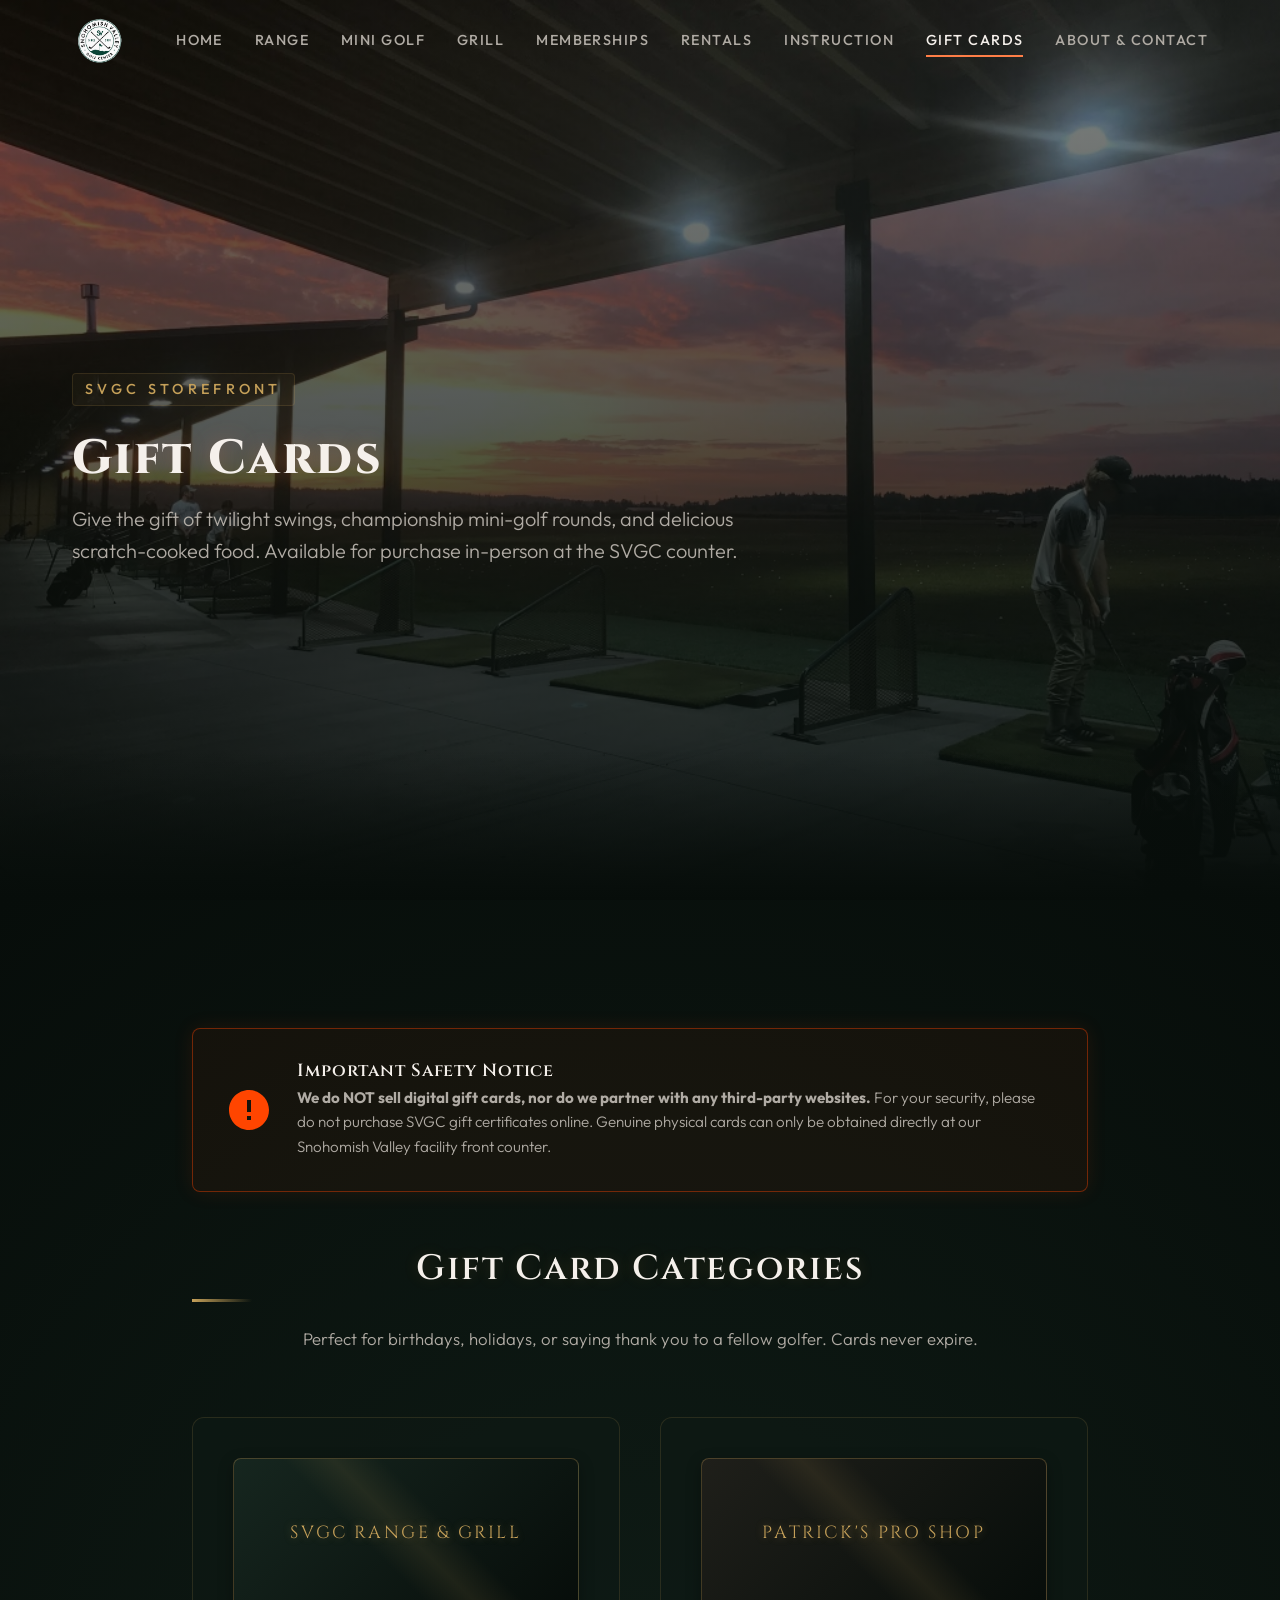
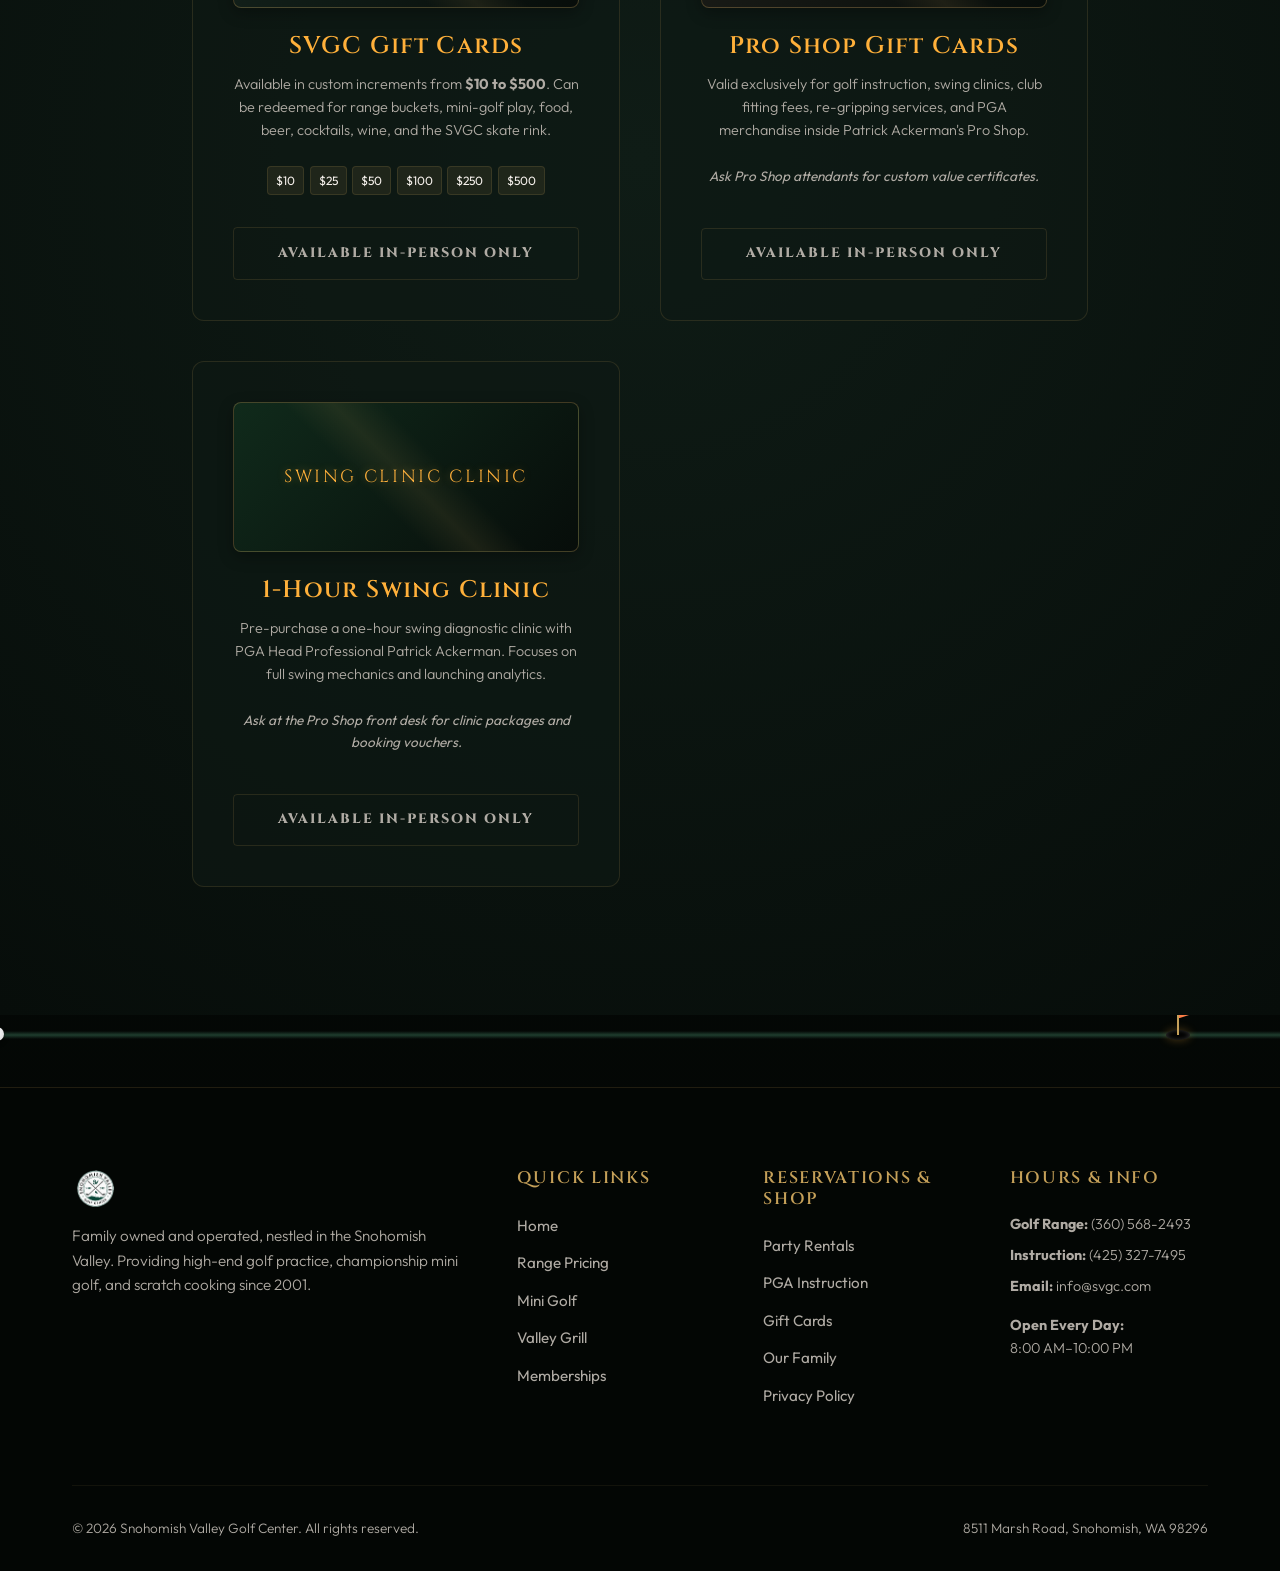
<file: gift-cards.html>
<!DOCTYPE html>
<html lang="en">
<head>
    <meta charset="UTF-8">
    <meta name="viewport" content="width=device-width, initial-scale=1.0">
    <meta name="description" content="View gift card options at Snohomish Valley Golf Center. Learn about SVGC and Patrick Ackerman Pro Shop gift card values, usage (balls, mini golf, food, beer, skate rink), and safety guidelines.">
    <title>Gift Cards | Snohomish Valley Golf Center</title>
    <link rel="icon" type="image/svg+xml" href="assets/svgc.svg">
    <link rel="stylesheet" href="style.css">
    <style>
        .warning-card {
            background: rgba(255, 69, 0, 0.05);
            border: 1px solid rgba(255, 69, 0, 0.4);
            border-radius: 8px;
            padding: 2rem;
            margin-bottom: 3.5rem;
            display: flex;
            align-items: center;
            gap: 1.5rem;
            box-shadow: 0 0 20px rgba(255, 69, 0, 0.1);
        }
        .warning-icon {
            width: 48px;
            height: 48px;
            fill: var(--accent-fire);
            flex-shrink: 0;
        }
        .warning-text h4 {
            color: var(--text-cream);
            margin-bottom: 0.25rem;
            font-size: 1.1rem;
        }
        .warning-text p {
            margin: 0;
            font-size: 0.95rem;
            color: var(--text-muted);
        }
        .gift-grid {
            display: grid;
            grid-template-columns: repeat(auto-fit, minmax(300px, 1fr));
            gap: 2.5rem;
        }
        .gift-product-card {
            background: var(--bg-card);
            border: 1px solid var(--border-color);
            border-radius: 12px;
            padding: 2.5rem;
            text-align: center;
            transition: var(--transition-smooth);
            position: relative;
            overflow: hidden;
        }
        .gift-product-card:hover {
            transform: translateY(-5px);
            border-color: var(--border-hover);
            box-shadow: 0 10px 30px rgba(0,0,0,0.4);
        }
        .card-visual {
            width: 100%;
            height: 150px;
            background: linear-gradient(135deg, #16261f 0%, #070d0a 100%);
            border: 1px solid rgba(197, 160, 89, 0.3);
            border-radius: 8px;
            margin-bottom: 1.5rem;
            display: flex;
            align-items: center;
            justify-content: center;
            position: relative;
            overflow: hidden;
            box-shadow: 0 5px 15px rgba(0,0,0,0.3);
        }
        .card-visual::after {
            content: '';
            position: absolute;
            top: -50%;
            left: -50%;
            width: 200%;
            height: 200%;
            background: linear-gradient(45deg, transparent 45%, rgba(197,160,89,0.1) 50%, transparent 55%);
            animation: card-shimmer 8s linear infinite;
        }
        @keyframes card-shimmer {
            0% { transform: translate(-30%, -30%); }
            100% { transform: translate(30%, 30%); }
        }
    </style>
</head>
<body>

    <!-- STICKY NAVIGATION HEADER -->
    <header>
        <div class="container navbar">
            <a href="index.html" class="logo">
                <img src="assets/svgc.svg" alt="Snohomish Valley Golf Center Logo" class="logo-img">
            </a>
            <button class="nav-toggle" aria-label="Toggle Menu">
                <span></span>
                <span></span>
                <span></span>
            </button>
            <ul class="nav-links">
                <li><a href="index.html">Home</a></li>
                <li><a href="toptracer.html">Range</a></li>
                <li><a href="mini-golf.html">Mini Golf</a></li>
                <li><a href="grill.html">Grill</a></li>
                <li><a href="memberships.html">Memberships</a></li>
                <li><a href="rentals.html">Rentals</a></li>
                <li><a href="pro-shop.html">Instruction</a></li>
                <li class="active"><a href="gift-cards.html">Gift Cards</a></li>
                <li><a href="about.html">About & Contact</a></li>
            </ul>
        </div>
    </header>

    <!-- HERO SECTION -->
    <section class="hero" style="background: linear-gradient(rgba(7, 13, 10, 0.5), rgba(7, 13, 10, 0.9)), url('assets/hero_sunset_range.jpg') no-repeat center center/cover;">
        <div class="container">
            <div class="hero-content">
                <span class="hero-tagline">SVGC Storefront</span>
                <h1>Gift Cards</h1>
                <p class="hero-desc">Give the gift of twilight swings, championship mini-golf rounds, and delicious scratch-cooked food. Available for purchase in-person at the SVGC counter.</p>
            </div>
        </div>
    </section>

    <!-- WARNING & PRODUCT SECTION -->
    <section class="section section-dark">
        <div class="container" style="max-width: 960px;">
            
            <!-- Safety Notice Warning Card -->
            <div class="warning-card">
                <svg class="warning-icon" viewBox="0 0 24 24">
                    <path d="M12 2C6.48 2 2 6.48 2 12s4.48 10 10 10 10-4.48 10-10S17.52 2 12 2zm1 15h-2v-2h2v2zm0-4h-2V7h2v6z"/>
                </svg>
                <div class="warning-text">
                    <h4>Important Safety Notice</h4>
                    <p><strong>We do NOT sell digital gift cards, nor do we partner with any third-party websites.</strong> For your security, please do not purchase SVGC gift certificates online. Genuine physical cards can only be obtained directly at our Snohomish Valley facility front counter.</p>
                </div>
            </div>

            <div style="text-align: center; margin-bottom: 4rem;">
                <h2>Gift Card Categories</h2>
                <p>Perfect for birthdays, holidays, or saying thank you to a fellow golfer. Cards never expire.</p>
            </div>

            <div class="gift-grid">
                
                <!-- Product 1: SVGC Gift Card -->
                <div class="gift-product-card">
                    <div class="card-visual">
                        <span style="font-family: var(--font-heading); color: var(--brass-gold); letter-spacing: 0.15em; font-size: 1.1rem; text-shadow: 0 0 8px rgba(197,160,89,0.4);">SVGC RANGE & GRILL</span>
                    </div>
                    <h3>SVGC Gift Cards</h3>
                    <p style="font-size: 0.9rem; margin-bottom: 1.5rem;">Available in custom increments from <strong>$10 to $500</strong>. Can be redeemed for range buckets, mini-golf play, food, beer, cocktails, wine, and the SVGC skate rink.</p>
                    <div style="display: flex; flex-wrap: wrap; justify-content: center; gap: 0.35rem; margin-bottom: 2rem;">
                        <span style="font-size: 0.75rem; background: rgba(197, 160, 89, 0.1); border: 1px solid var(--border-color); padding: 0.25rem 0.5rem; border-radius: 4px; color: var(--text-cream);">$10</span>
                        <span style="font-size: 0.75rem; background: rgba(197, 160, 89, 0.1); border: 1px solid var(--border-color); padding: 0.25rem 0.5rem; border-radius: 4px; color: var(--text-cream);">$25</span>
                        <span style="font-size: 0.75rem; background: rgba(197, 160, 89, 0.1); border: 1px solid var(--border-color); padding: 0.25rem 0.5rem; border-radius: 4px; color: var(--text-cream);">$50</span>
                        <span style="font-size: 0.75rem; background: rgba(197, 160, 89, 0.1); border: 1px solid var(--border-color); padding: 0.25rem 0.5rem; border-radius: 4px; color: var(--text-cream);">$100</span>
                        <span style="font-size: 0.75rem; background: rgba(197, 160, 89, 0.1); border: 1px solid var(--border-color); padding: 0.25rem 0.5rem; border-radius: 4px; color: var(--text-cream);">$250</span>
                        <span style="font-size: 0.75rem; background: rgba(197, 160, 89, 0.1); border: 1px solid var(--border-color); padding: 0.25rem 0.5rem; border-radius: 4px; color: var(--text-cream);">$500</span>
                    </div>
                    <span class="btn btn-secondary" style="width: 100%; cursor: default; background: none; border-color: rgba(197,160,89,0.15); color: var(--text-muted);">Available In-Person Only</span>
                </div>

                <!-- Product 2: Pro Shop Gift Card -->
                <div class="gift-product-card">
                    <div class="card-visual" style="background: linear-gradient(135deg, #1f1f1a 0%, #070d0a 100%);">
                        <span style="font-family: var(--font-heading); color: var(--brass-gold); letter-spacing: 0.15em; font-size: 1.1rem; text-shadow: 0 0 8px rgba(197,160,89,0.4);">PATRICK'S PRO SHOP</span>
                    </div>
                    <h3>Pro Shop Gift Cards</h3>
                    <p style="font-size: 0.9rem; margin-bottom: 1.5rem;">Valid exclusively for golf instruction, swing clinics, club fitting fees, re-gripping services, and PGA merchandise inside Patrick Ackerman's Pro Shop.</p>
                    <div style="font-size: 0.85rem; font-style: italic; color: var(--text-muted); margin-bottom: 2.5rem;">Ask Pro Shop attendants for custom value certificates.</div>
                    <span class="btn btn-secondary" style="width: 100%; cursor: default; background: none; border-color: rgba(197,160,89,0.15); color: var(--text-muted);">Available In-Person Only</span>
                </div>

                <!-- Product 3: Clinic Package -->
                <div class="gift-product-card">
                    <div class="card-visual" style="background: linear-gradient(135deg, #102a1b 0%, #070d0a 100%);">
                        <span style="font-family: var(--font-heading); color: var(--secondary-amber); letter-spacing: 0.15em; font-size: 1.1rem; text-shadow: 0 0 8px rgba(255,176,58,0.4);">SWING CLINIC CLINIC</span>
                    </div>
                    <h3>1-Hour Swing Clinic</h3>
                    <p style="font-size: 0.9rem; margin-bottom: 1.5rem;">Pre-purchase a one-hour swing diagnostic clinic with PGA Head Professional Patrick Ackerman. Focuses on full swing mechanics and launching analytics.</p>
                    <div style="font-size: 0.85rem; font-style: italic; color: var(--text-muted); margin-bottom: 2.5rem;">Ask at the Pro Shop front desk for clinic packages and booking vouchers.</div>
                    <span class="btn btn-secondary" style="width: 100%; cursor: default; background: none; border-color: rgba(197,160,89,0.15); color: var(--text-muted);">Available In-Person Only</span>
                </div>

            </div>
        </div>
    </section>

    <!-- PERFECT PUTT ANIMATED SEPARATOR -->
    <div class="putt-track-container">
        <div class="putt-track">
            <div class="putt-ball"></div>
            <div class="putt-hole"></div>
            <div class="putt-flag"></div>
        </div>
    </div>

    <!-- GLOBAL FOOTER -->
    <footer>
        <div class="container">
            <div class="footer-grid">
                <div class="footer-info-col">
                    <a href="index.html" class="logo" style="margin-bottom: 1rem;">
                        <img src="assets/svgc.svg" alt="Snohomish Valley Golf Center Logo" class="logo-img" style="height: 40px;">
                    </a>
                    <p>Family owned and operated, nestled in the Snohomish Valley. Providing high-end golf practice, championship mini golf, and scratch cooking since 2001.</p>
                </div>
                <div class="footer-col">
                    <h4>Quick Links</h4>
                    <ul class="footer-links">
                        <li><a href="index.html">Home</a></li>
                        <li><a href="toptracer.html">Range Pricing</a></li>
                        <li><a href="mini-golf.html">Mini Golf</a></li>
                        <li><a href="grill.html">Valley Grill</a></li>
                        <li><a href="memberships.html">Memberships</a></li>
                    </ul>
                </div>
                <div class="footer-col">
                    <h4>Reservations & Shop</h4>
                    <ul class="footer-links">
                        <li><a href="rentals.html">Party Rentals</a></li>
                        <li><a href="pro-shop.html">PGA Instruction</a></li>
                        <li><a href="gift-cards.html">Gift Cards</a></li>
                        <li><a href="about.html">Our Family</a></li>
                        <li><a href="privacy.html">Privacy Policy</a></li>
                    </ul>
                </div>
                <div class="footer-col">
                    <h4>Hours & Info</h4>
                    <p style="font-size: 0.9rem; margin-bottom: 0.5rem;"><strong>Golf Range:</strong> (360) 568-2493</p>
                    <p style="font-size: 0.9rem; margin-bottom: 0.5rem;"><strong>Instruction:</strong> (425) 327-7495</p>
                    <p style="font-size: 0.9rem; margin-bottom: 1rem;"><strong>Email:</strong> info@svgc.com</p>
                    <p style="font-size: 0.9rem;"><strong>Open Every Day:</strong><br>8:00 AM–10:00 PM</p>
                </div>
            </div>
            <div class="footer-bottom">
                <p>&copy; 2026 Snohomish Valley Golf Center. All rights reserved.</p>
                <p>8511 Marsh Road, Snohomish, WA 98296</p>
            </div>
        </div>
    </footer>

    <script src="app.js"></script>
</body>
</html>
</file>
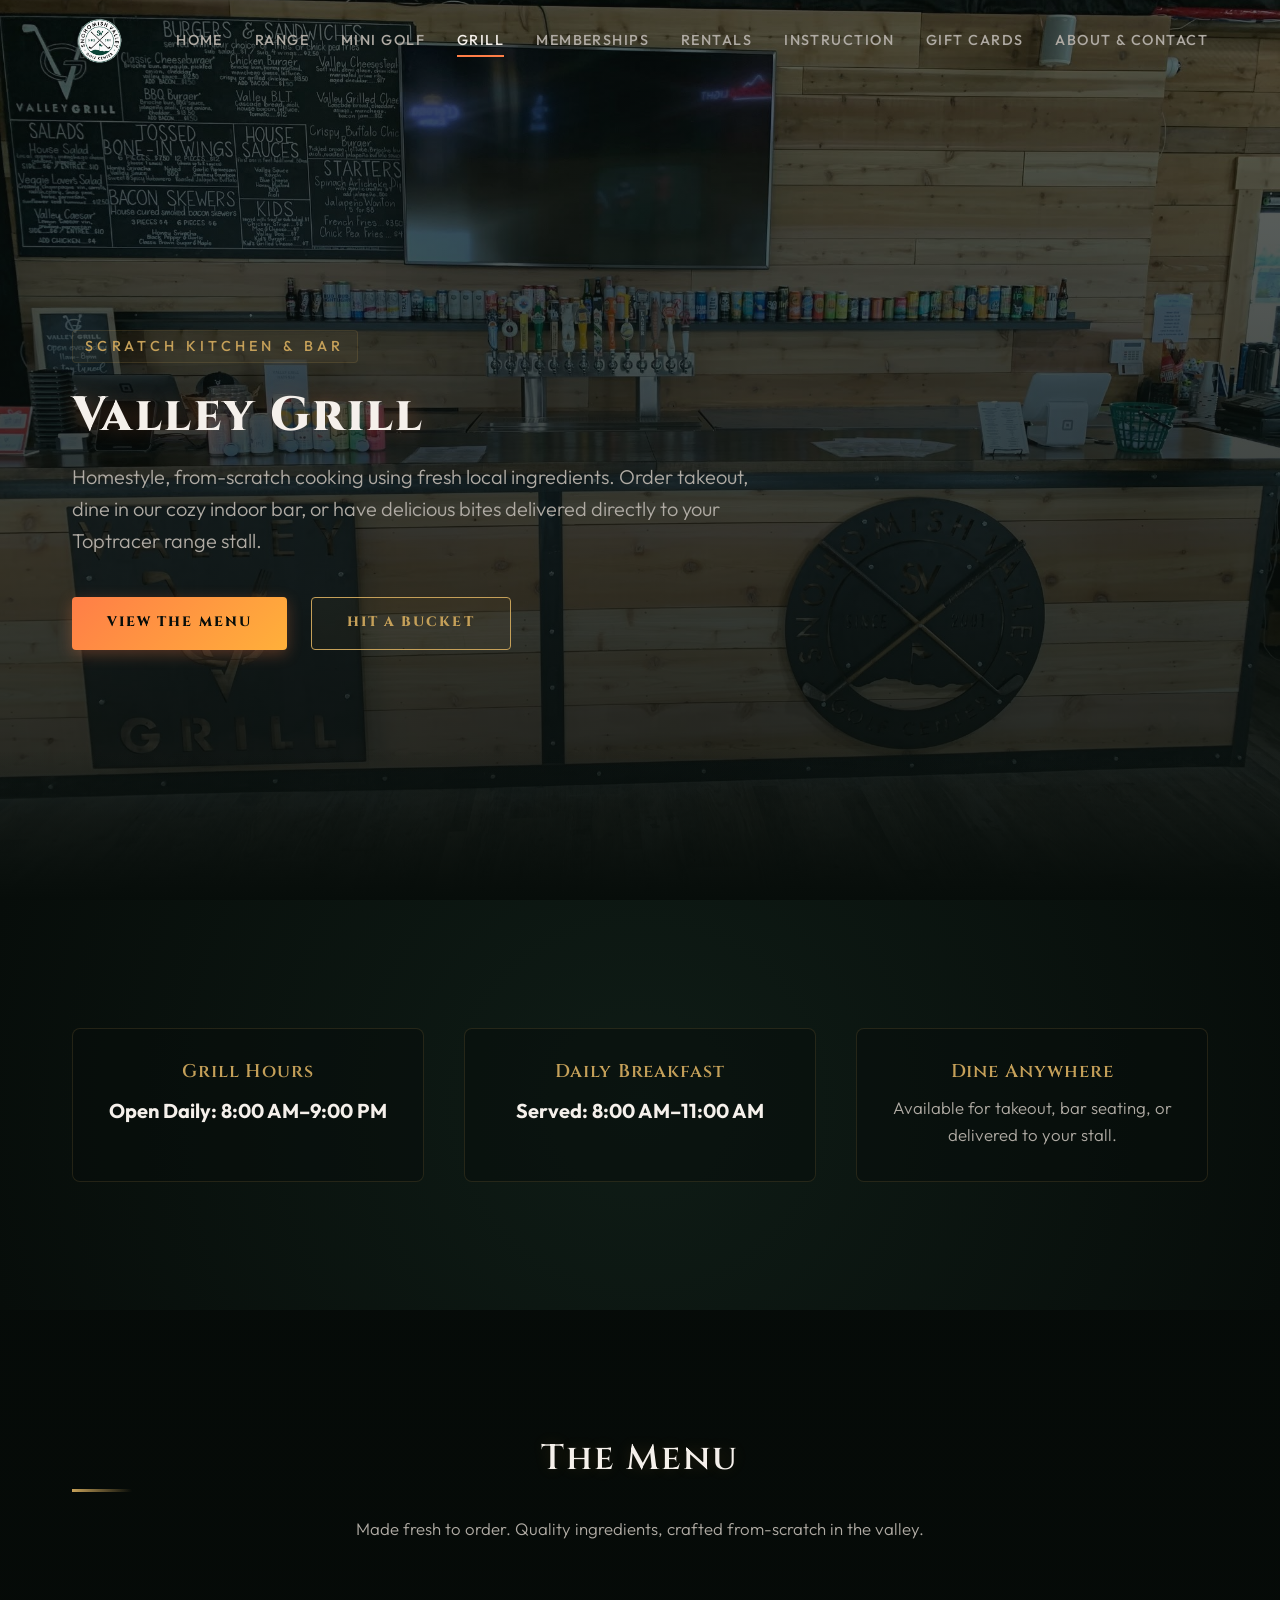
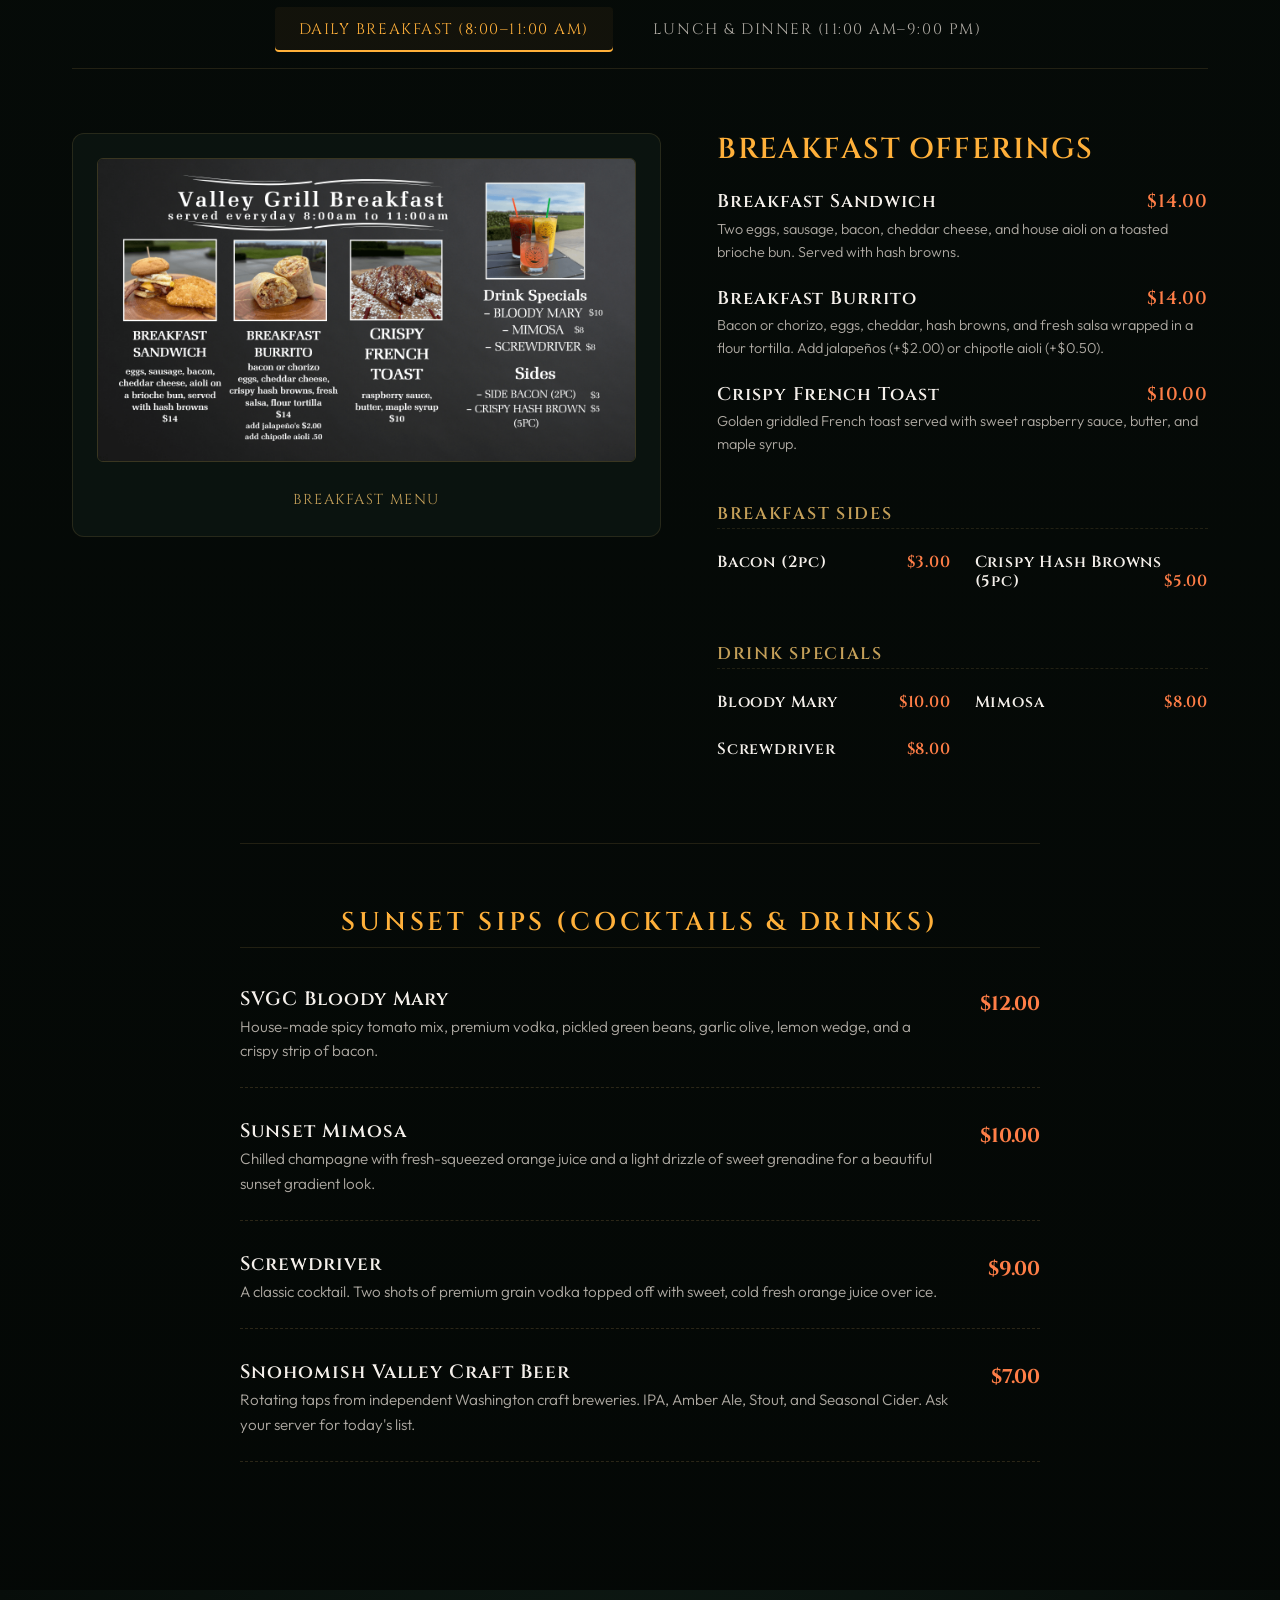
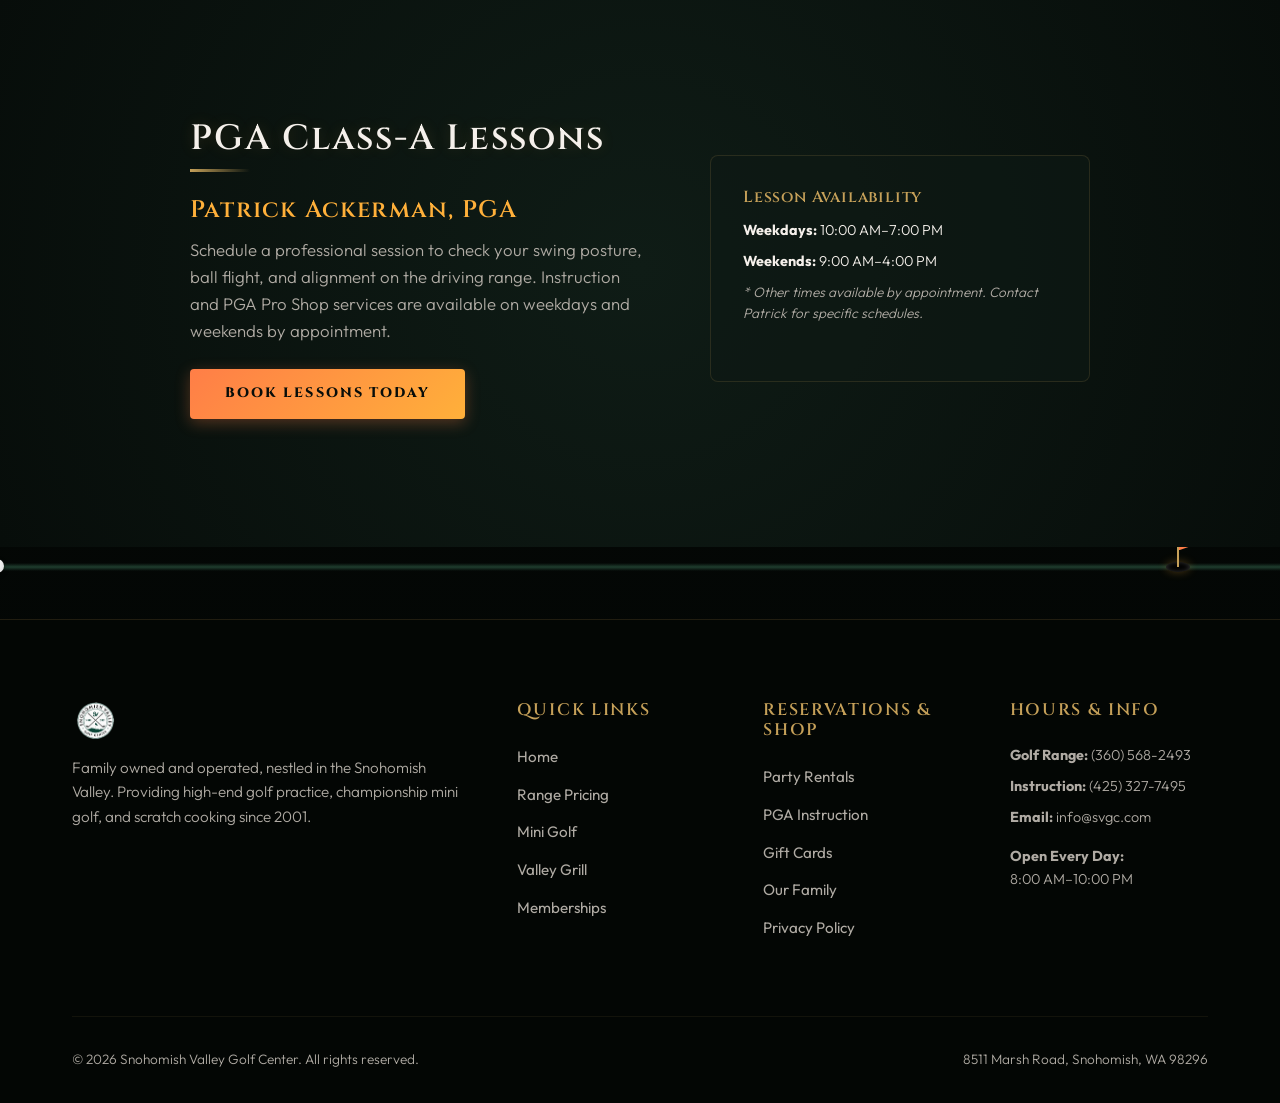
<file: grill.html>
<!DOCTYPE html>
<html lang="en">
<head>
    <meta charset="UTF-8">
    <meta name="viewport" content="width=device-width, initial-scale=1.0">
    <meta name="description" content="View the Valley Grill digital menu. Serving delicious scratch-cooked breakfast, lunch, and dinner daily in Snohomish, WA. Enjoy craft cocktails, burgers, and breakfast burritos at your hitting stall.">
    <title>Valley Grill Menu & Hours | Snohomish Valley Golf Center</title>
    <link rel="icon" type="image/svg+xml" href="assets/svgc.svg">
    <link rel="stylesheet" href="style.css">
    
    <!-- Food Establishment Schema -->
    <script type="application/ld+json">
    {
      "@context": "https://schema.org",
      "@type": "FoodEstablishment",
      "name": "Valley Grill at Snohomish Valley Golf Center",
      "image": "assets/hero_sunset_range.jpg",
      "telephone": "(360) 568-2493",
      "url": "https://snohomishvalleygolfcenter.com/grill.html",
      "address": {
        "@type": "PostalAddress",
        "streetAddress": "8511 Marsh Road",
        "addressLocality": "Snohomish",
        "addressRegion": "WA",
        "postalCode": "98296",
        "addressCountry": "US"
      },
      "openingHoursSpecification": {
        "@type": "OpeningHoursSpecification",
        "dayOfWeek": [
          "Monday",
          "Tuesday",
          "Wednesday",
          "Thursday",
          "Friday",
          "Saturday",
          "Sunday"
        ],
        "opens": "08:00",
        "closes": "21:00"
      },
      "servesCuisine": [
        "American",
        "Breakfast",
        "Cocktails"
      ]
    }
    </script>
</head>
<body>

    <!-- STICKY NAVIGATION HEADER -->
    <header>
        <div class="container navbar">
            <a href="index.html" class="logo">
                <img src="assets/svgc.svg" alt="Snohomish Valley Golf Center Logo" class="logo-img">
            </a>
            <button class="nav-toggle" aria-label="Toggle Menu">
                <span></span>
                <span></span>
                <span></span>
            </button>
            <ul class="nav-links">
                <li><a href="index.html">Home</a></li>
                <li><a href="toptracer.html">Range</a></li>
                <li><a href="mini-golf.html">Mini Golf</a></li>
                <li class="active"><a href="grill.html">Grill</a></li>
                <li><a href="memberships.html">Memberships</a></li>
                <li><a href="rentals.html">Rentals</a></li>
                <li><a href="pro-shop.html">Instruction</a></li>
                <li><a href="gift-cards.html">Gift Cards</a></li>
                <li><a href="about.html">About & Contact</a></li>
            </ul>
        </div>
    </header>

    <!-- HERO SECTION -->
    <section class="hero" style="background: linear-gradient(rgba(7, 13, 10, 0.6), rgba(7, 13, 10, 0.9)), url('assets/valley grill hero.jpg') no-repeat center center/cover;">
        <div class="container">
            <div class="hero-content">
                <span class="hero-tagline">Scratch Kitchen & Bar</span>
                <h1>Valley Grill</h1>
                <p class="hero-desc">Homestyle, from-scratch cooking using fresh local ingredients. Order takeout, dine in our cozy indoor bar, or have delicious bites delivered directly to your Toptracer range stall.</p>
                <div class="btn-group">
                    <a href="#menu" class="btn btn-primary">View the Menu</a>
                    <a href="toptracer.html" class="btn btn-secondary">Hit a Bucket</a>
                </div>
            </div>
        </div>
    </section>

    <!-- HOURS & INFO -->
    <section class="section section-dark">
        <div class="container">
            <div style="display: grid; grid-template-columns: repeat(3, 1fr); gap: 2.5rem; text-align: center;">
                <div style="background: rgba(7, 13, 10, 0.5); border: 1px solid var(--border-color); border-radius: 8px; padding: 2rem;">
                    <h3 style="color: var(--brass-gold); font-family: var(--font-heading); font-size: 1.15rem;">Grill Hours</h3>
                    <p style="font-size: 1.25rem; color: var(--text-cream); font-weight: bold; margin: 0.5rem 0 0 0;">Open Daily: 8:00 AM–9:00 PM</p>
                </div>
                <div style="background: rgba(7, 13, 10, 0.5); border: 1px solid var(--border-color); border-radius: 8px; padding: 2rem;">
                    <h3 style="color: var(--brass-gold); font-family: var(--font-heading); font-size: 1.15rem;">Daily Breakfast</h3>
                    <p style="font-size: 1.25rem; color: var(--text-cream); font-weight: bold; margin: 0.5rem 0 0 0;">Served: 8:00 AM–11:00 AM</p>
                </div>
                <div style="background: rgba(7, 13, 10, 0.5); border: 1px solid var(--border-color); border-radius: 8px; padding: 2rem;">
                    <h3 style="color: var(--brass-gold); font-family: var(--font-heading); font-size: 1.15rem;">Dine Anywhere</h3>
                    <p style="font-size: 1.05rem; color: var(--text-muted); margin: 0.5rem 0 0 0;">Available for takeout, bar seating, or delivered to your stall.</p>
                </div>
            </div>
        </div>
    </section>

    <!-- DIGITAL MENU -->
    <section class="section" id="menu">
        <div class="container">
            <div style="text-align: center; margin-bottom: 4rem;">
                <h2>The Menu</h2>
                <p>Made fresh to order. Quality ingredients, crafted from-scratch in the valley.</p>
            </div>

            <!-- Menu Tab Navigation -->
            <div class="tabs-nav" style="margin-bottom: 4rem;">
                <button class="tab-btn active" data-tab="breakfast">Daily Breakfast (8:00–11:00 AM)</button>
                <button class="tab-btn" data-tab="lunch-dinner">Lunch & Dinner (11:00 AM–9:00 PM)</button>
            </div>

            <!-- Menu Tab Contents -->
            <div class="tabs-container">
                
                <!-- Tab 1: Breakfast -->
                <div class="tab-content active" id="breakfast">
                    <div class="flyer-card">
                        <img src="assets/breakfast-menu.png" alt="Valley Grill Breakfast Menu Flyer" class="flyer-img" loading="lazy">
                        <div style="text-align: center;">
                            <span style="font-family: var(--font-heading); color: var(--brass-gold); font-size: 0.9rem; text-transform: uppercase; letter-spacing: 0.1em;">Breakfast Menu</span>
                        </div>
                    </div>
                    <div>
                        <h3 style="font-size: 1.8rem; color: var(--secondary-amber); margin-bottom: 1.5rem; text-transform: uppercase;">Breakfast Offerings</h3>
                        
                        <div style="display: flex; flex-direction: column; gap: 1.5rem; margin-bottom: 3rem;">
                            <div>
                                <h4 style="font-family: var(--font-heading); font-size: 1.15rem; color: var(--text-cream); margin-bottom: 0.25rem;">Breakfast Sandwich <span style="float: right; color: var(--primary-sunset);">$14.00</span></h4>
                                <p style="margin: 0; font-size: 0.9rem; color: var(--text-muted);">Two eggs, sausage, bacon, cheddar cheese, and house aioli on a toasted brioche bun. Served with hash browns.</p>
                            </div>
                            <div>
                                <h4 style="font-family: var(--font-heading); font-size: 1.15rem; color: var(--text-cream); margin-bottom: 0.25rem;">Breakfast Burrito <span style="float: right; color: var(--primary-sunset);">$14.00</span></h4>
                                <p style="margin: 0; font-size: 0.9rem; color: var(--text-muted);">Bacon or chorizo, eggs, cheddar, hash browns, and fresh salsa wrapped in a flour tortilla. Add jalapeños (+$2.00) or chipotle aioli (+$0.50).</p>
                            </div>
                            <div>
                                <h4 style="font-family: var(--font-heading); font-size: 1.15rem; color: var(--text-cream); margin-bottom: 0.25rem;">Crispy French Toast <span style="float: right; color: var(--primary-sunset);">$10.00</span></h4>
                                <p style="margin: 0; font-size: 0.9rem; color: var(--text-muted);">Golden griddled French toast served with sweet raspberry sauce, butter, and maple syrup.</p>
                            </div>
                        </div>

                        <h4 style="font-family: var(--font-heading); color: var(--brass-gold); font-size: 1.05rem; border-bottom: 1px dashed rgba(197,160,89,0.15); padding-bottom: 0.25rem; margin-bottom: 1.5rem; text-transform: uppercase; letter-spacing: 0.1em;">Breakfast Sides</h4>
                        <div style="display: grid; grid-template-columns: 1fr 1fr; gap: 1.5rem; margin-bottom: 3rem;">
                            <div>
                                <h5 style="font-family: var(--font-heading); font-size: 1rem; color: var(--text-cream); margin: 0 0 0.25rem 0;">Bacon (2pc) <span style="float: right; color: var(--primary-sunset);">$3.00</span></h5>
                            </div>
                            <div>
                                <h5 style="font-family: var(--font-heading); font-size: 1rem; color: var(--text-cream); margin: 0 0 0.25rem 0;">Crispy Hash Browns (5pc) <span style="float: right; color: var(--primary-sunset);">$5.00</span></h5>
                            </div>
                        </div>

                        <h4 style="font-family: var(--font-heading); color: var(--brass-gold); font-size: 1.05rem; border-bottom: 1px dashed rgba(197,160,89,0.15); padding-bottom: 0.25rem; margin-bottom: 1.5rem; text-transform: uppercase; letter-spacing: 0.1em;">Drink Specials</h4>
                        <div style="display: grid; grid-template-columns: 1fr 1fr; gap: 1.5rem;">
                            <div>
                                <h5 style="font-family: var(--font-heading); font-size: 1rem; color: var(--text-cream); margin: 0 0 0.25rem 0;">Bloody Mary <span style="float: right; color: var(--primary-sunset);">$10.00</span></h5>
                            </div>
                            <div>
                                <h5 style="font-family: var(--font-heading); font-size: 1rem; color: var(--text-cream); margin: 0 0 0.25rem 0;">Mimosa <span style="float: right; color: var(--primary-sunset);">$8.00</span></h5>
                            </div>
                            <div>
                                <h5 style="font-family: var(--font-heading); font-size: 1rem; color: var(--text-cream); margin: 0 0 0.25rem 0;">Screwdriver <span style="float: right; color: var(--primary-sunset);">$8.00</span></h5>
                            </div>
                        </div>
                    </div>
                </div>

                <!-- Tab 2: Lunch & Dinner -->
                <div class="tab-content" id="lunch-dinner">
                    <div style="border-radius: 12px; overflow: hidden; border: 1px solid var(--border-color); background: var(--bg-card);">
                        <img src="assets/restaurant-menu-full-pricing.png" alt="Valley Grill Lunch &amp; Dinner Menu Flyer" style="width: 100%; height: auto; display: block;" loading="lazy">
                        <div style="text-align: center; padding: 1rem;">
                            <span style="font-family: var(--font-heading); color: var(--brass-gold); font-size: 0.9rem; text-transform: uppercase; letter-spacing: 0.1em;">Lunch &amp; Dinner Menu</span>
                        </div>
                    </div>
                    <div>
                        <h3 style="font-size: 1.8rem; color: var(--secondary-amber); margin-bottom: 1.5rem; text-transform: uppercase;">Starters & Specialties</h3>
                        
                        <div style="display: grid; grid-template-columns: 1fr 1fr; gap: 2rem 3rem; margin-bottom: 4rem;">
                            <div>
                                <h4 style="font-family: var(--font-heading); font-size: 1.1rem; color: var(--text-cream); margin-bottom: 0.25rem;">House Cut Fries <span style="float: right; color: var(--primary-sunset);">$9.00</span></h4>
                                <p style="margin: 0; font-size: 0.85rem; color: var(--text-muted);">Crispy, fresh hand-cut valley potatoes.</p>
                            </div>
                            <div>
                                <h4 style="font-family: var(--font-heading); font-size: 1.1rem; color: var(--text-cream); margin-bottom: 0.25rem;">Onion Rings <span style="float: right; color: var(--primary-sunset);">$12.00</span></h4>
                                <p style="margin: 0; font-size: 0.85rem; color: var(--text-muted);">Thick-cut beer battered onion rings.</p>
                            </div>
                            <div>
                                <h4 style="font-family: var(--font-heading); font-size: 1.1rem; color: var(--text-cream); margin-bottom: 0.25rem;">Loaded Valley Fries <span style="float: right; color: var(--primary-sunset);">$16.00</span></h4>
                                <p style="margin: 0; font-size: 0.85rem; color: var(--text-muted);">Topped with melted cheese, bacon, and scallions.</p>
                            </div>
                            <div>
                                <h4 style="font-family: var(--font-heading); font-size: 1.1rem; color: var(--text-cream); margin-bottom: 0.25rem;">Charcuterie Board <span style="float: right; color: var(--primary-sunset);">$14.00</span></h4>
                                <p style="margin: 0; font-size: 0.85rem; color: var(--text-muted);">Selected local cured meats and sharp cheeses.</p>
                            </div>
                            <div>
                                <h4 style="font-family: var(--font-heading); font-size: 1.1rem; color: var(--text-cream); margin-bottom: 0.25rem;">Smoked Rib Tips <span style="float: right; color: var(--primary-sunset);">$12.00</span></h4>
                                <p style="margin: 0; font-size: 0.85rem; color: var(--text-muted);">Tender house hickory-smoked rib tips.</p>
                            </div>
                            <div>
                                <h4 style="font-family: var(--font-heading); font-size: 1.1rem; color: var(--text-cream); margin-bottom: 0.25rem;">Chicken Wings (6) <span style="float: right; color: var(--primary-sunset);">$12.00</span></h4>
                                <p style="margin: 0; font-size: 0.85rem; color: var(--text-muted);">Tossed in spicy buffalo or sweet BBQ sauce.</p>
                            </div>
                            <div>
                                <h4 style="font-family: var(--font-heading); font-size: 1.1rem; color: var(--text-cream); margin-bottom: 0.25rem;">Chicken Taquitos <span style="float: right; color: var(--primary-sunset);">$14.00</span></h4>
                                <p style="margin: 0; font-size: 0.85rem; color: var(--text-muted);">Crispy hand-rolled chicken taquitos.</p>
                            </div>
                            <div>
                                <h4 style="font-family: var(--font-heading); font-size: 1.1rem; color: var(--text-cream); margin-bottom: 0.25rem;">4pc Chicken Strips <span style="float: right; color: var(--primary-sunset);">$14.00</span></h4>
                                <p style="margin: 0; font-size: 0.85rem; color: var(--text-muted);">Hand-breaded strips served with cut fries.</p>
                            </div>
                            <div style="grid-column: span 2;">
                                <h4 style="font-family: var(--font-heading); font-size: 1.1rem; color: var(--text-cream); margin-bottom: 0.25rem;">Kobe Beef Chili <span style="float: right; color: var(--primary-sunset);">$8.00</span></h4>
                                <p style="margin: 0; font-size: 0.85rem; color: var(--text-muted);">Hearty slow-simmered premium beef chili.</p>
                            </div>
                        </div>

                        <h3 style="font-size: 1.8rem; color: var(--secondary-amber); margin-bottom: 1.5rem; text-transform: uppercase;">House Favorites</h3>
                        <div style="display: grid; grid-template-columns: 1fr 1fr; gap: 2rem 3rem; margin-bottom: 4rem;">
                            <div>
                                <h4 style="font-family: var(--font-heading); font-size: 1.1rem; color: var(--text-cream); margin-bottom: 0.25rem;">Valley Cheeseburger <span style="float: right; color: var(--primary-sunset);">$18.50</span></h4>
                                <p style="margin: 0; font-size: 0.85rem; color: var(--text-muted);">Thick angus beef, cheddar, lettuce, tomato, house spread.</p>
                            </div>
                            <div>
                                <h4 style="font-family: var(--font-heading); font-size: 1.1rem; color: var(--text-cream); margin-bottom: 0.25rem;">The Beast Burger <span style="float: right; color: var(--primary-sunset);">$19.50</span></h4>
                                <p style="margin: 0; font-size: 0.85rem; color: var(--text-muted);">Double beef patty, bacon, cheddar, lettuce, special sauce.</p>
                            </div>
                            <div>
                                <h4 style="font-family: var(--font-heading); font-size: 1.1rem; color: var(--text-cream); margin-bottom: 0.25rem;">BBQ Burger <span style="float: right; color: var(--primary-sunset);">$18.50</span></h4>
                                <p style="margin: 0; font-size: 0.85rem; color: var(--text-muted);">Angus beef, crispy bacon, onion ring, smoky BBQ sauce.</p>
                            </div>
                            <div>
                                <h4 style="font-family: var(--font-heading); font-size: 1.1rem; color: var(--text-cream); margin-bottom: 0.25rem;">Valley Brisket Dog <span style="float: right; color: var(--primary-sunset);">$12.00</span></h4>
                                <p style="margin: 0; font-size: 0.85rem; color: var(--text-muted);">Quarter-pound beef frank topped with house smoked brisket.</p>
                            </div>
                            <div>
                                <h4 style="font-family: var(--font-heading); font-size: 1.1rem; color: var(--text-cream); margin-bottom: 0.25rem;">Blackberry Bacon Grilled Cheese <span style="float: right; color: var(--primary-sunset);">$18.50</span></h4>
                                <p style="margin: 0; font-size: 0.85rem; color: var(--text-muted);">Blackberry jam, crispy bacon, melted swiss, artisan bread.</p>
                            </div>
                            <div>
                                <h4 style="font-family: var(--font-heading); font-size: 1.1rem; color: var(--text-cream); margin-bottom: 0.25rem;">BL Double Tee <span style="float: right; color: var(--primary-sunset);">$18.50</span></h4>
                                <p style="margin: 0; font-size: 0.85rem; color: var(--text-muted);">Double decker bacon, crisp lettuce, tomato club sandwich.</p>
                            </div>
                            <div style="grid-column: span 2;">
                                <h4 style="font-family: var(--font-heading); font-size: 1.1rem; color: var(--text-cream); margin-bottom: 0.25rem;">Southwest Quesadilla <span style="float: right; color: var(--primary-sunset);">$14.00</span></h4>
                                <p style="margin: 0; font-size: 0.85rem; color: var(--text-muted);">Flour tortilla, grilled chicken, black beans, corn, cheese.</p>
                            </div>
                        </div>

                        <h3 style="font-size: 1.8rem; color: var(--secondary-amber); margin-bottom: 1.5rem; text-transform: uppercase;">Sandwiches & Wraps</h3>
                        <div style="display: grid; grid-template-columns: 1fr 1fr; gap: 2rem 3rem; margin-bottom: 4rem;">
                            <div>
                                <h4 style="font-family: var(--font-heading); font-size: 1.1rem; color: var(--text-cream); margin-bottom: 0.25rem;">Basil Pesto Crispy Chicken <span style="float: right; color: var(--primary-sunset);">$18.50</span></h4>
                                <p style="margin: 0; font-size: 0.85rem; color: var(--text-muted);">Basil pesto, breaded chicken breast, melted provolone.</p>
                            </div>
                            <div>
                                <h4 style="font-family: var(--font-heading); font-size: 1.1rem; color: var(--text-cream); margin-bottom: 0.25rem;">Buffalo Crispy Chicken <span style="float: right; color: var(--primary-sunset);">$18.50</span></h4>
                                <p style="margin: 0; font-size: 0.85rem; color: var(--text-muted);">Fried chicken breast tossed in spicy buffalo sauce, lettuce.</p>
                            </div>
                            <div>
                                <h4 style="font-family: var(--font-heading); font-size: 1.1rem; color: var(--text-cream); margin-bottom: 0.25rem;">HM Grilled Chicken <span style="float: right; color: var(--primary-sunset);">$18.50</span></h4>
                                <p style="margin: 0; font-size: 0.85rem; color: var(--text-muted);">Honey mustard glazed grilled chicken, lettuce, tomato.</p>
                            </div>
                            <div>
                                <h4 style="font-family: var(--font-heading); font-size: 1.1rem; color: var(--text-cream); margin-bottom: 0.25rem;">Golf Club Cod Sandwich <span style="float: right; color: var(--primary-sunset);">$19.50</span></h4>
                                <p style="margin: 0; font-size: 0.85rem; color: var(--text-muted);">Layered cod, lettuce, cheddar, house spread.</p>
                            </div>
                            <div>
                                <h4 style="font-family: var(--font-heading); font-size: 1.1rem; color: var(--text-cream); margin-bottom: 0.25rem;">Crispy Chicken Wrap <span style="float: right; color: var(--primary-sunset);">$18.50</span></h4>
                                <p style="margin: 0; font-size: 0.85rem; color: var(--text-muted);">Breaded chicken, lettuce, cheese, ranch wrapper.</p>
                            </div>
                            <div>
                                <h4 style="font-family: var(--font-heading); font-size: 1.1rem; color: var(--text-cream); margin-bottom: 0.25rem;">Spicy Chicken Caesar Wrap <span style="float: right; color: var(--primary-sunset);">$18.50</span></h4>
                                <p style="margin: 0; font-size: 0.85rem; color: var(--text-muted);">Romaine, grilled chicken, spicy caesar sauce, parmesan.</p>
                            </div>
                            <div style="grid-column: span 2;">
                                <h4 style="font-family: var(--font-heading); font-size: 1.1rem; color: var(--text-cream); margin-bottom: 0.25rem;">Southwest Chicken Wrap <span style="float: right; color: var(--primary-sunset);">$18.50</span></h4>
                                <p style="margin: 0; font-size: 0.85rem; color: var(--text-muted);">Chipotle chicken, corn, black beans, lettuce wrapper.</p>
                            </div>
                        </div>

                        <h3 style="font-size: 1.8rem; color: var(--secondary-amber); margin-bottom: 1.5rem; text-transform: uppercase;">Fish & Chips</h3>
                        <div style="display: grid; grid-template-columns: 1fr 1fr; gap: 3rem; margin-bottom: 4rem;">
                            <div style="grid-column: span 2;">
                                <h4 style="font-family: var(--font-heading); font-size: 1.15rem; color: var(--text-cream); margin-bottom: 0.25rem;">Alaskan Cod Fish & Chips</h4>
                                <p style="margin: 0 0 1rem 0; font-size: 0.9rem; color: var(--text-muted);">Beer-battered Alaskan cod served with house-cut fries, tartar sauce, and lemon.</p>
                                <div style="display: flex; gap: 2rem;">
                                    <span style="font-family: var(--font-heading); font-size: 1.25rem; color: var(--primary-sunset); font-weight: bold;">2pc — $17.00</span>
                                    <span style="font-family: var(--font-heading); font-size: 1.25rem; color: var(--primary-sunset); font-weight: bold;">3pc — $20.00</span>
                                </div>
                            </div>
                        </div>

                        <h3 style="font-size: 1.8rem; color: var(--secondary-amber); margin-bottom: 1.5rem; text-transform: uppercase;">Greens, Kids & Desserts</h3>
                        <div style="display: grid; grid-template-columns: 1fr 1fr; gap: 2rem 3rem;">
                            <div>
                                <h4 style="font-family: var(--font-heading); color: var(--brass-gold); font-size: 1.05rem; border-bottom: 1px dashed rgba(197,160,89,0.15); padding-bottom: 0.25rem; margin-bottom: 1rem; text-transform: uppercase;">Salads</h4>
                                <ul style="list-style: none; display: flex; flex-direction: column; gap: 1rem; padding: 0;">
                                    <li>
                                        <strong style="color: var(--text-cream);">Valley Caesar</strong> <span style="float: right; color: var(--primary-sunset); font-size: 0.9rem;">sm $8 / lg $12</span>
                                        <p style="font-size: 0.85rem; color: var(--text-muted); margin: 0.25rem 0 0 0;">Crisp romaine, parmesan cheese, croutons.</p>
                                    </li>
                                    <li>
                                        <strong style="color: var(--text-cream);">Bacon & Garlic Parmesan</strong> <span style="float: right; color: var(--primary-sunset); font-size: 0.9rem;">$14.00</span>
                                        <p style="font-size: 0.85rem; color: var(--text-muted); margin: 0.25rem 0 0 0;">Mixed greens, bacon, garlic croutons, garlic parm dressing.</p>
                                    </li>
                                    <li>
                                        <strong style="color: var(--text-cream);">House Salad</strong> <span style="float: right; color: var(--primary-sunset); font-size: 0.9rem;">sm $8 / lg $12</span>
                                        <p style="font-size: 0.85rem; color: var(--text-muted); margin: 0.25rem 0 0 0;">Mixed greens, cherry tomatoes, cucumbers, dressing choice.</p>
                                    </li>
                                </ul>
                                <p style="font-size: 0.8rem; font-style: italic; color: var(--text-muted); margin-top: 1rem;">* Add Grilled Chicken (+$5.00) or Salmon (+$7.00).</p>
                            </div>

                            <div>
                                <h4 style="font-family: var(--font-heading); color: var(--brass-gold); font-size: 1.05rem; border-bottom: 1px dashed rgba(197,160,89,0.15); padding-bottom: 0.25rem; margin-bottom: 1rem; text-transform: uppercase;">Kids Menu (12 & Under)</h4>
                                <ul style="list-style: none; display: flex; flex-direction: column; gap: 0.75rem; padding: 0; margin-bottom: 2rem;">
                                    <li style="font-size: 0.85rem; color: var(--text-muted);"><strong style="color: var(--text-cream);">Cheeseburger <span style="float: right; color: var(--primary-sunset); font-size: 0.9rem;">$12.00</span></strong></li>
                                    <li style="font-size: 0.85rem; color: var(--text-muted);"><strong style="color: var(--text-cream);">Mini Corn Dogs <span style="float: right; color: var(--primary-sunset); font-size: 0.9rem;">$10.00</span></strong></li>
                                    <li style="font-size: 0.85rem; color: var(--text-muted);"><strong style="color: var(--text-cream);">Mac & Cheese <span style="float: right; color: var(--primary-sunset); font-size: 0.9rem;">$10.00</span></strong></li>
                                </ul>

                                <h4 style="font-family: var(--font-heading); color: var(--brass-gold); font-size: 1.05rem; border-bottom: 1px dashed rgba(197,160,89,0.15); padding-bottom: 0.25rem; margin-bottom: 1rem; text-transform: uppercase;">Desserts</h4>
                                <ul style="list-style: none; display: flex; flex-direction: column; gap: 0.75rem; padding: 0;">
                                    <li style="font-size: 0.85rem; color: var(--text-muted);"><strong style="color: var(--text-cream);">Cinnamon Churros <span style="float: right; color: var(--primary-sunset); font-size: 0.9rem;">$6.00</span></strong></li>
                                    <li style="font-size: 0.85rem; color: var(--text-muted);"><strong style="color: var(--text-cream);">Whole Fruit Stuffed Sorbet <span style="float: right; color: var(--primary-sunset); font-size: 0.9rem;">$10.00</span></strong></li>
                                    <li style="font-size: 0.85rem; color: var(--text-muted);"><strong style="color: var(--text-cream);">Gelato Bomba <span style="float: right; color: var(--primary-sunset); font-size: 0.9rem;">$10.00</span></strong></li>
                                </ul>
                            </div>
                        </div>
                    </div>
                </div>

            </div>

            <!-- Beverages / Cocktails Section -->
            <div style="margin-top: 5rem; border-top: 1px solid var(--border-color); padding-top: 4rem; max-width: 800px; margin-left: auto; margin-right: auto;">
                <h3 style="text-align: center; font-size: 1.6rem; color: var(--secondary-amber); border-bottom: 1px solid var(--border-color); padding-bottom: 0.5rem; margin-bottom: 2.5rem; text-transform: uppercase; letter-spacing: 0.15em;">Sunset Sips (Cocktails & Drinks)</h3>
                
                <div style="display: grid; gap: 2rem;">
                    <div style="display: flex; justify-content: space-between; align-items: flex-start; gap: 2rem; border-bottom: 1px dashed rgba(197,160,89,0.2); padding-bottom: 1.5rem;">
                        <div>
                            <h4 style="font-family: var(--font-heading); font-size: 1.2rem; color: var(--text-cream); margin-bottom: 0.25rem;">SVGC Bloody Mary</h4>
                            <p style="margin: 0; font-size: 0.95rem; color: var(--text-muted);">House-made spicy tomato mix, premium vodka, pickled green beans, garlic olive, lemon wedge, and a crispy strip of bacon.</p>
                        </div>
                        <span style="font-family: var(--font-heading); font-size: 1.25rem; color: var(--primary-sunset); font-weight: bold;">$12.00</span>
                    </div>

                    <div style="display: flex; justify-content: space-between; align-items: flex-start; gap: 2rem; border-bottom: 1px dashed rgba(197,160,89,0.2); padding-bottom: 1.5rem;">
                        <div>
                            <h4 style="font-family: var(--font-heading); font-size: 1.2rem; color: var(--text-cream); margin-bottom: 0.25rem;">Sunset Mimosa</h4>
                            <p style="margin: 0; font-size: 0.95rem; color: var(--text-muted);">Chilled champagne with fresh-squeezed orange juice and a light drizzle of sweet grenadine for a beautiful sunset gradient look.</p>
                        </div>
                        <span style="font-family: var(--font-heading); font-size: 1.25rem; color: var(--primary-sunset); font-weight: bold;">$10.00</span>
                    </div>

                    <div style="display: flex; justify-content: space-between; align-items: flex-start; gap: 2rem; border-bottom: 1px dashed rgba(197,160,89,0.2); padding-bottom: 1.5rem;">
                        <div>
                            <h4 style="font-family: var(--font-heading); font-size: 1.2rem; color: var(--text-cream); margin-bottom: 0.25rem;">Screwdriver</h4>
                            <p style="margin: 0; font-size: 0.95rem; color: var(--text-muted);">A classic cocktail. Two shots of premium grain vodka topped off with sweet, cold fresh orange juice over ice.</p>
                        </div>
                        <span style="font-family: var(--font-heading); font-size: 1.25rem; color: var(--primary-sunset); font-weight: bold;">$9.00</span>
                    </div>

                    <div style="display: flex; justify-content: space-between; align-items: flex-start; gap: 2rem; border-bottom: 1px dashed rgba(197,160,89,0.2); padding-bottom: 1.5rem;">
                        <div>
                            <h4 style="font-family: var(--font-heading); font-size: 1.2rem; color: var(--text-cream); margin-bottom: 0.25rem;">Snohomish Valley Craft Beer</h4>
                            <p style="margin: 0; font-size: 0.95rem; color: var(--text-muted);">Rotating taps from independent Washington craft breweries. IPA, Amber Ale, Stout, and Seasonal Cider. Ask your server for today's list.</p>
                        </div>
                        <span style="font-family: var(--font-heading); font-size: 1.25rem; color: var(--primary-sunset); font-weight: bold;">$7.00</span>
                    </div>
                </div>
            </div>
        </div>
    </section>

    <!-- LESSON CALLOUT -->
    <section class="section section-dark">
        <div class="container">
            <div style="display: grid; grid-template-columns: 1.2fr 1fr; gap: 4rem; align-items: center; max-width: 900px; margin: 0 auto;">
                <div>
                    <h2>PGA Class-A Lessons</h2>
                    <h3 style="color: var(--secondary-amber);">Patrick Ackerman, PGA</h3>
                    <p>Schedule a professional session to check your swing posture, ball flight, and alignment on the driving range. Instruction and PGA Pro Shop services are available on weekdays and weekends by appointment.</p>
                    <a href="pro-shop.html" class="btn btn-primary">Book Lessons Today</a>
                </div>
                <div style="background: var(--bg-card); border: 1px solid var(--border-color); border-radius: 8px; padding: 2rem;">
                    <h4 style="font-family: var(--font-heading); font-size: 1rem; color: var(--brass-gold); margin-bottom: 0.75rem;">Lesson Availability</h4>
                    <p style="font-size: 0.9rem; margin-bottom: 0.5rem; color: var(--text-cream);"><strong>Weekdays:</strong> 10:00 AM–7:00 PM</p>
                    <p style="font-size: 0.9rem; margin-bottom: 0.5rem; color: var(--text-cream);"><strong>Weekends:</strong> 9:00 AM–4:00 PM</p>
                    <p style="font-size: 0.85rem; color: var(--text-muted); font-style: italic;">* Other times available by appointment. Contact Patrick for specific schedules.</p>
                </div>
            </div>
        </div>
    </section>

    <!-- PERFECT PUTT ANIMATED SEPARATOR -->
    <div class="putt-track-container">
        <div class="putt-track">
            <div class="putt-ball"></div>
            <div class="putt-hole"></div>
            <div class="putt-flag"></div>
        </div>
    </div>

    <!-- GLOBAL FOOTER -->
    <footer>
        <div class="container">
            <div class="footer-grid">
                <div class="footer-info-col">
                    <a href="index.html" class="logo" style="margin-bottom: 1rem;">
                        <img src="assets/svgc.svg" alt="Snohomish Valley Golf Center Logo" class="logo-img" style="height: 40px;">
                    </a>
                    <p>Family owned and operated, nestled in the Snohomish Valley. Providing high-end golf practice, championship mini golf, and scratch cooking since 2001.</p>
                </div>
                <div class="footer-col">
                    <h4>Quick Links</h4>
                    <ul class="footer-links">
                        <li><a href="index.html">Home</a></li>
                        <li><a href="toptracer.html">Range Pricing</a></li>
                        <li><a href="mini-golf.html">Mini Golf</a></li>
                        <li><a href="grill.html">Valley Grill</a></li>
                        <li><a href="memberships.html">Memberships</a></li>
                    </ul>
                </div>
                <div class="footer-col">
                    <h4>Reservations & Shop</h4>
                    <ul class="footer-links">
                        <li><a href="rentals.html">Party Rentals</a></li>
                        <li><a href="pro-shop.html">PGA Instruction</a></li>
                        <li><a href="gift-cards.html">Gift Cards</a></li>
                        <li><a href="about.html">Our Family</a></li>
                        <li><a href="privacy.html">Privacy Policy</a></li>
                    </ul>
                </div>
                <div class="footer-col">
                    <h4>Hours & Info</h4>
                    <p style="font-size: 0.9rem; margin-bottom: 0.5rem;"><strong>Golf Range:</strong> (360) 568-2493</p>
                    <p style="font-size: 0.9rem; margin-bottom: 0.5rem;"><strong>Instruction:</strong> (425) 327-7495</p>
                    <p style="font-size: 0.9rem; margin-bottom: 1rem;"><strong>Email:</strong> info@svgc.com</p>
                    <p style="font-size: 0.9rem;"><strong>Open Every Day:</strong><br>8:00 AM–10:00 PM</p>
                </div>
            </div>
            <div class="footer-bottom">
                <p>&copy; 2026 Snohomish Valley Golf Center. All rights reserved.</p>
                <p>8511 Marsh Road, Snohomish, WA 98296</p>
            </div>
        </div>
    </footer>

    <script src="app.js"></script>
</body>
</html>
</file>
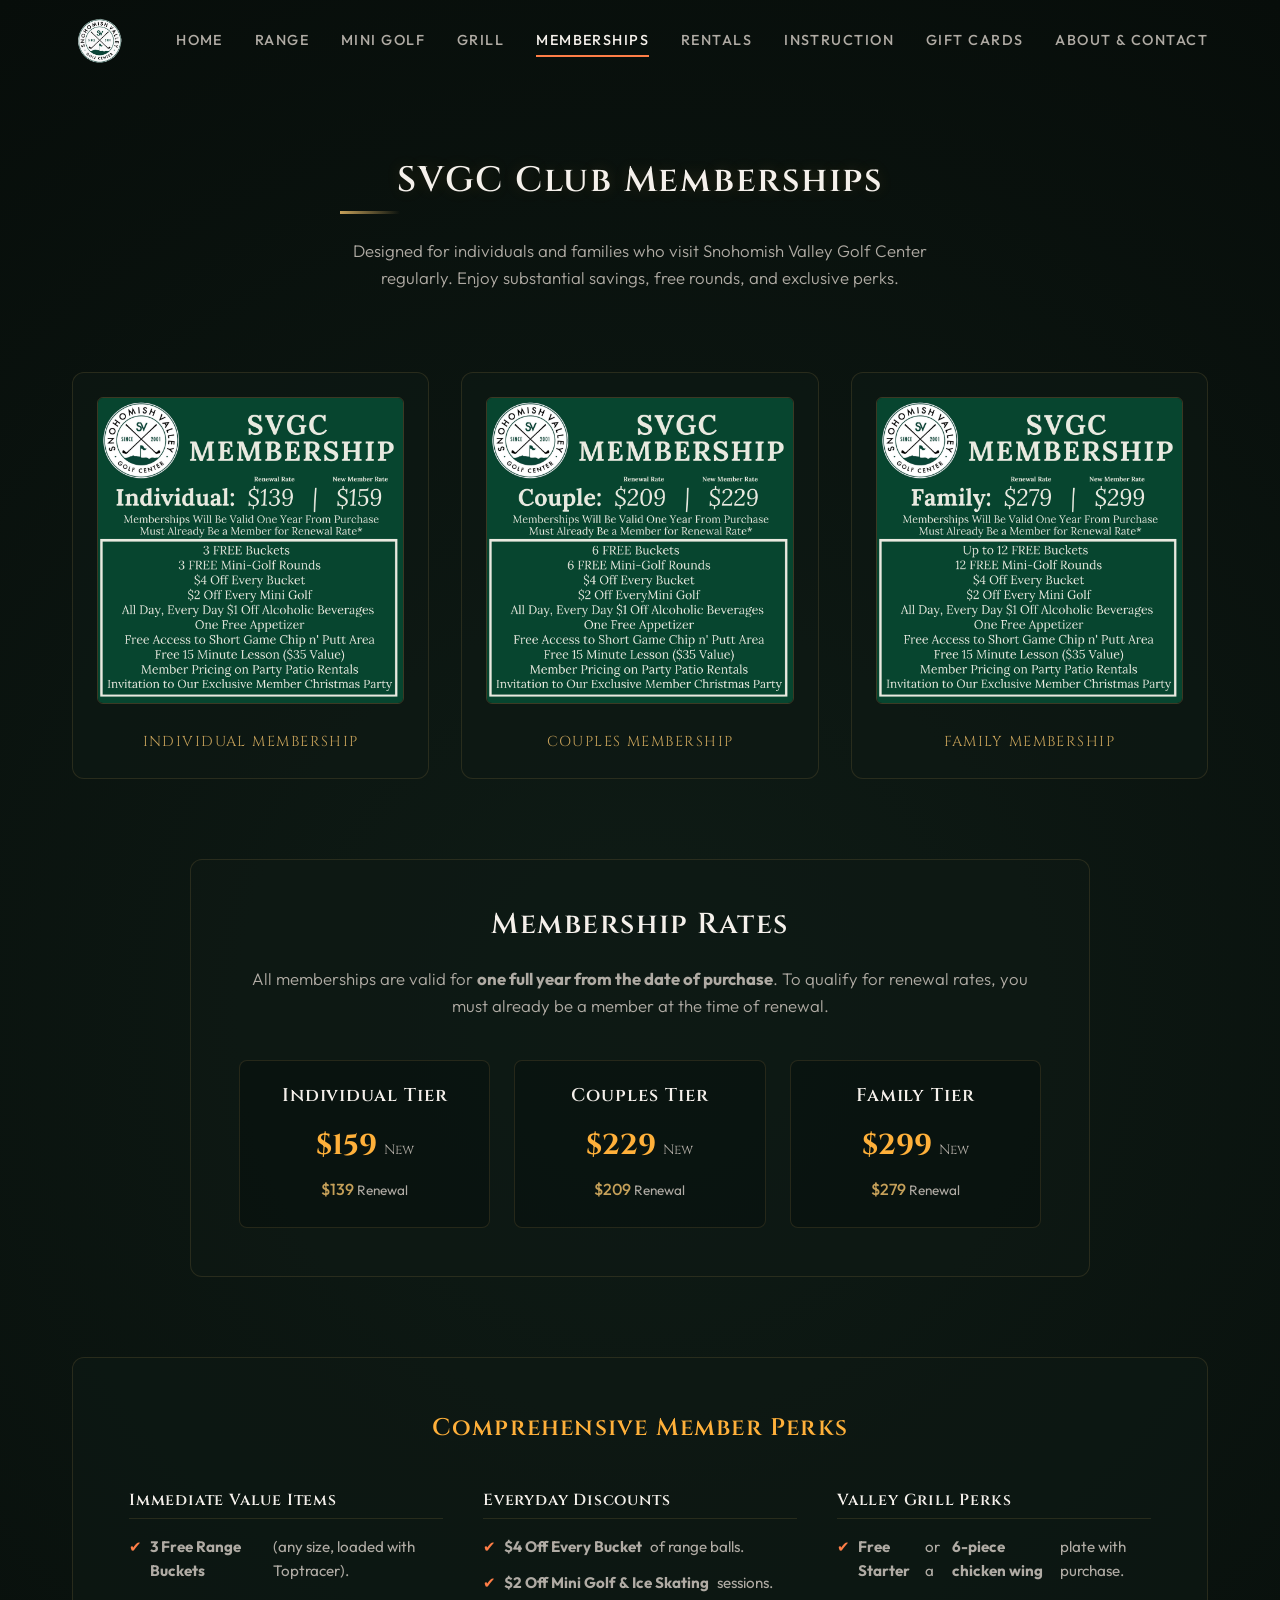
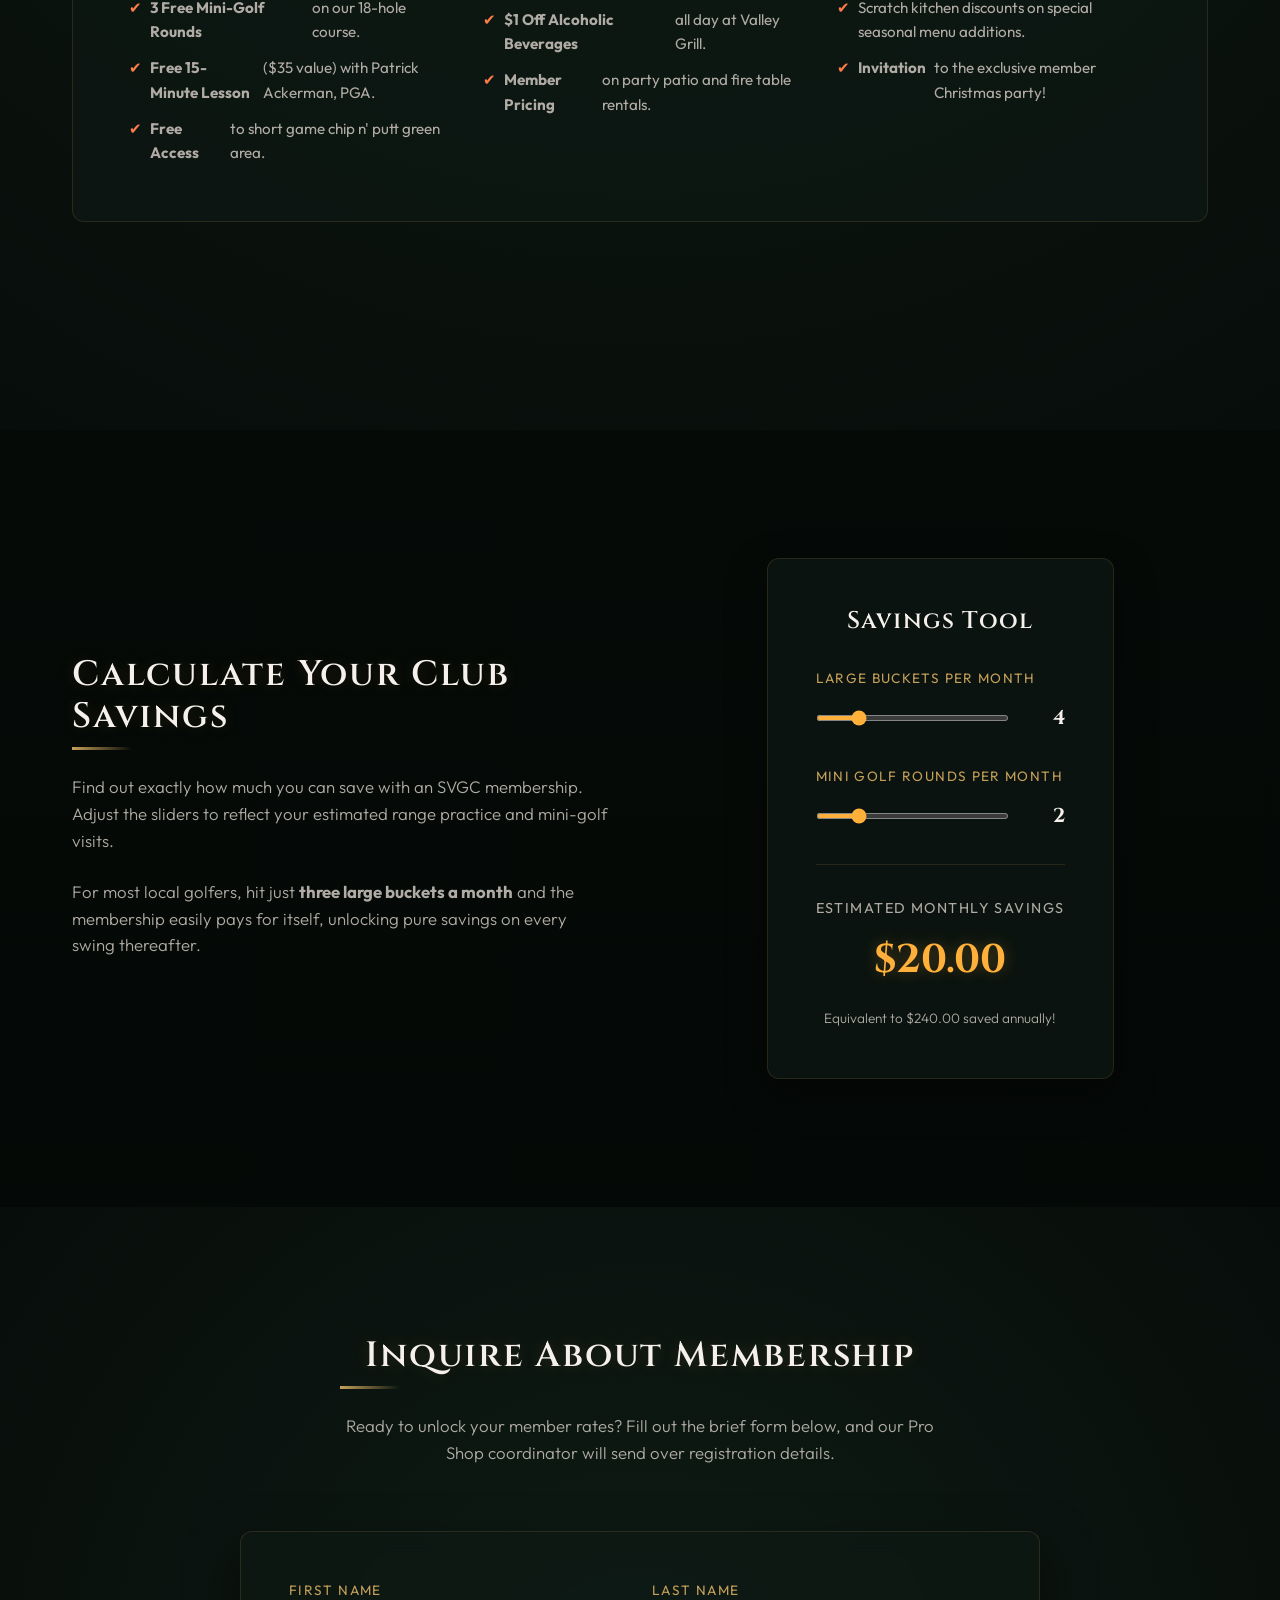
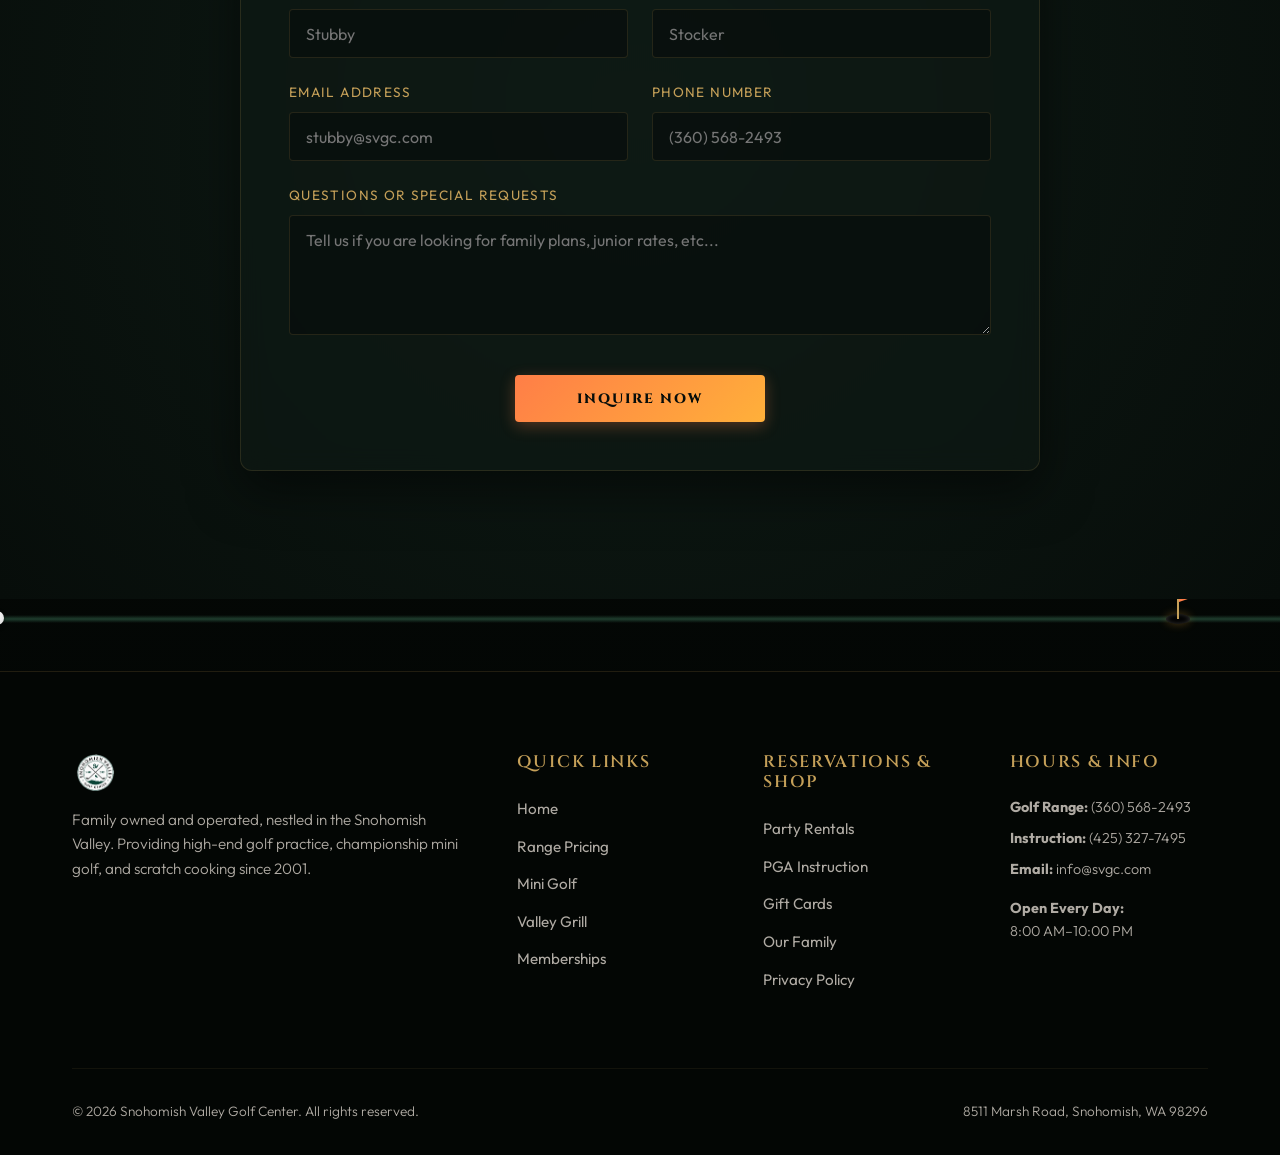
<file: memberships.html>
<!DOCTYPE html>
<html lang="en">
<head>
    <meta charset="UTF-8">
    <meta name="viewport" content="width=device-width, initial-scale=1.0">
    <meta name="description" content="Join the Snohomish Valley Golf Center family with our SVGC Membership. Enjoy massive discounts on large, medium, and small buckets of range balls, mini-golf admission, and exclusive member-only perks.">
    <title>SVGC Memberships & Benefits | Snohomish Valley Golf Center</title>
    <link rel="icon" type="image/svg+xml" href="assets/svgc.svg">
    <link rel="stylesheet" href="style.css">
    <style>
        .calculator-card {
            background: var(--bg-card);
            border: 1px solid var(--border-color);
            border-radius: 12px;
            padding: 3rem;
            max-width: 500px;
            margin: 0 auto;
            box-shadow: 0 15px 40px rgba(0, 0, 0, 0.4);
        }
        .calc-group {
            margin-bottom: 2rem;
        }
        .calc-group label {
            display: block;
            font-size: 0.85rem;
            text-transform: uppercase;
            letter-spacing: 0.1em;
            color: var(--brass-gold);
            margin-bottom: 0.75rem;
        }
        .calc-input-wrapper {
            display: flex;
            align-items: center;
            gap: 1rem;
        }
        .calc-slider {
            flex: 1;
            accent-color: var(--secondary-amber);
            background: rgba(7, 13, 10, 0.6);
            height: 6px;
            border-radius: 3px;
            outline: none;
        }
        .calc-number {
            font-family: var(--font-heading);
            font-size: 1.25rem;
            color: var(--text-cream);
            width: 40px;
            text-align: right;
            font-weight: bold;
        }
        .calc-results {
            border-top: 1px solid var(--border-color);
            padding-top: 2rem;
            margin-top: 2rem;
            text-align: center;
        }
        .calc-result-title {
            font-size: 0.9rem;
            text-transform: uppercase;
            letter-spacing: 0.1em;
            color: var(--text-muted);
            margin-bottom: 0.5rem;
        }
        .calc-result-val {
            font-family: var(--font-heading);
            font-size: 2.5rem;
            color: var(--secondary-amber);
            font-weight: bold;
            text-shadow: 0 0 15px rgba(255, 176, 58, 0.3);
        }
    </style>
</head>
<body>

    <!-- STICKY NAVIGATION HEADER -->
    <header>
        <div class="container navbar">
            <a href="index.html" class="logo">
                <img src="assets/svgc.svg" alt="Snohomish Valley Golf Center Logo" class="logo-img">
            </a>
            <button class="nav-toggle" aria-label="Toggle Menu">
                <span></span>
                <span></span>
                <span></span>
            </button>
            <ul class="nav-links">
                <li><a href="index.html">Home</a></li>
                <li><a href="toptracer.html">Range</a></li>
                <li><a href="mini-golf.html">Mini Golf</a></li>
                <li><a href="grill.html">Grill</a></li>
                <li class="active"><a href="memberships.html">Memberships</a></li>
                <li><a href="rentals.html">Rentals</a></li>
                <li><a href="pro-shop.html">Instruction</a></li>
                <li><a href="gift-cards.html">Gift Cards</a></li>
                <li><a href="about.html">About & Contact</a></li>
            </ul>
        </div>
    </header>

    <!-- BENEFITS & PRICING SECTION -->
    <section class="section section-dark" id="benefits" style="padding-top: calc(var(--header-height) + 5rem);">
        <div class="container">
            <div style="text-align: center; max-width: 600px; margin: 0 auto 5rem auto;">
                <h2>SVGC Club Memberships</h2>
                <p>Designed for individuals and families who visit Snohomish Valley Golf Center regularly. Enjoy substantial savings, free rounds, and exclusive perks.</p>
            </div>

            <!-- Three Column Flyer Grid -->
            <div style="display: grid; grid-template-columns: repeat(3, 1fr); gap: 2rem; margin-bottom: 5rem;">
                <div class="flyer-card">
                    <img src="assets/membership-individual-pricing.png" alt="SVGC Individual Membership Flyer" class="flyer-img" loading="lazy">
                    <div style="text-align: center;">
                        <span style="font-family: var(--font-heading); color: var(--brass-gold); font-size: 0.9rem; text-transform: uppercase; letter-spacing: 0.1em;">Individual Membership</span>
                    </div>
                </div>
                <div class="flyer-card">
                    <img src="assets/membership-couple-pricing.png" alt="SVGC Couples Membership Flyer" class="flyer-img" loading="lazy">
                    <div style="text-align: center;">
                        <span style="font-family: var(--font-heading); color: var(--brass-gold); font-size: 0.9rem; text-transform: uppercase; letter-spacing: 0.1em;">Couples Membership</span>
                    </div>
                </div>
                <div class="flyer-card">
                    <img src="assets/membership-family-pricing.png" alt="SVGC Family Membership Flyer" class="flyer-img" loading="lazy">
                    <div style="text-align: center;">
                        <span style="font-family: var(--font-heading); color: var(--brass-gold); font-size: 0.9rem; text-transform: uppercase; letter-spacing: 0.1em;">Family Membership</span>
                    </div>
                </div>
            </div>

            <!-- Digitized Details and Tables -->
            <div style="max-width: 900px; margin: 0 auto 5rem auto; background: var(--bg-card); border: 1px solid var(--border-color); border-radius: 12px; padding: 3rem;">
                <h3 style="font-size: 1.8rem; margin-bottom: 1.5rem; color: var(--text-cream); text-align: center;">Membership Rates</h3>
                <p style="margin-bottom: 2.5rem; text-align: center;">All memberships are valid for <strong>one full year from the date of purchase</strong>. To qualify for renewal rates, you must already be a member at the time of renewal.</p>
                
                <div style="display: grid; grid-template-columns: repeat(3, 1fr); gap: 1.5rem;">
                    <div style="padding: 1.5rem; background: rgba(7, 13, 10, 0.4); border: 1px solid var(--border-color); border-radius: 8px; text-align: center;">
                        <h4 style="font-family: var(--font-heading); font-size: 1.15rem; color: var(--text-cream); margin-bottom: 1rem;">Individual Tier</h4>
                        <div style="font-family: var(--font-heading); font-size: 1.8rem; color: var(--secondary-amber); font-weight: bold; margin-bottom: 0.5rem;">$159 <span style="font-size: 0.85rem; color: var(--text-muted); font-weight: normal;">New</span></div>
                        <div style="font-size: 1rem; color: var(--brass-gold); font-weight: 500;">$139 <span style="font-size: 0.85rem; color: var(--text-muted); font-weight: normal;">Renewal</span></div>
                    </div>
                    <div style="padding: 1.5rem; background: rgba(7, 13, 10, 0.4); border: 1px solid var(--border-color); border-radius: 8px; text-align: center;">
                        <h4 style="font-family: var(--font-heading); font-size: 1.15rem; color: var(--text-cream); margin-bottom: 1rem;">Couples Tier</h4>
                        <div style="font-family: var(--font-heading); font-size: 1.8rem; color: var(--secondary-amber); font-weight: bold; margin-bottom: 0.5rem;">$229 <span style="font-size: 0.85rem; color: var(--text-muted); font-weight: normal;">New</span></div>
                        <div style="font-size: 1rem; color: var(--brass-gold); font-weight: 500;">$209 <span style="font-size: 0.85rem; color: var(--text-muted); font-weight: normal;">Renewal</span></div>
                    </div>
                    <div style="padding: 1.5rem; background: rgba(7, 13, 10, 0.4); border: 1px solid var(--border-color); border-radius: 8px; text-align: center;">
                        <h4 style="font-family: var(--font-heading); font-size: 1.15rem; color: var(--text-cream); margin-bottom: 1rem;">Family Tier</h4>
                        <div style="font-family: var(--font-heading); font-size: 1.8rem; color: var(--secondary-amber); font-weight: bold; margin-bottom: 0.5rem;">$299 <span style="font-size: 0.85rem; color: var(--text-muted); font-weight: normal;">New</span></div>
                        <div style="font-size: 1rem; color: var(--brass-gold); font-weight: 500;">$279 <span style="font-size: 0.85rem; color: var(--text-muted); font-weight: normal;">Renewal</span></div>
                    </div>
                </div>
            </div>

            <!-- Detailed Perks List -->
            <div style="background: var(--bg-card); border: 1px solid var(--border-color); border-radius: 12px; padding: 3.5rem; margin-bottom: 5rem;">
                <h3 style="text-align: center; margin-bottom: 3rem; font-family: var(--font-heading); color: var(--secondary-amber);">Comprehensive Member Perks</h3>
                
                <div style="display: grid; grid-template-columns: repeat(auto-fit, minmax(280px, 1fr)); gap: 2.5rem;">
                    <div>
                        <h4 style="font-family: var(--font-heading); color: var(--text-cream); margin-bottom: 1rem; border-bottom: 1px solid rgba(197, 160, 89, 0.15); padding-bottom: 0.5rem;">Immediate Value Items</h4>
                        <ul style="list-style: none; display: flex; flex-direction: column; gap: 0.75rem;">
                            <li style="font-size: 0.95rem; color: var(--text-muted); display: flex; gap: 0.5rem; align-items: flex-start;">
                                <span style="color: var(--primary-sunset);">&#10004;</span> <strong>3 Free Range Buckets</strong> (any size, loaded with Toptracer).
                            </li>
                            <li style="font-size: 0.95rem; color: var(--text-muted); display: flex; gap: 0.5rem; align-items: flex-start;">
                                <span style="color: var(--primary-sunset);">&#10004;</span> <strong>3 Free Mini-Golf Rounds</strong> on our 18-hole course.
                            </li>
                            <li style="font-size: 0.95rem; color: var(--text-muted); display: flex; gap: 0.5rem; align-items: flex-start;">
                                <span style="color: var(--primary-sunset);">&#10004;</span> <strong>Free 15-Minute Lesson</strong> ($35 value) with Patrick Ackerman, PGA.
                            </li>
                            <li style="font-size: 0.95rem; color: var(--text-muted); display: flex; gap: 0.5rem; align-items: flex-start;">
                                <span style="color: var(--primary-sunset);">&#10004;</span> <strong>Free Access</strong> to short game chip n' putt green area.
                            </li>
                        </ul>
                    </div>

                    <div>
                        <h4 style="font-family: var(--font-heading); color: var(--text-cream); margin-bottom: 1rem; border-bottom: 1px solid rgba(197, 160, 89, 0.15); padding-bottom: 0.5rem;">Everyday Discounts</h4>
                        <ul style="list-style: none; display: flex; flex-direction: column; gap: 0.75rem;">
                            <li style="font-size: 0.95rem; color: var(--text-muted); display: flex; gap: 0.5rem; align-items: flex-start;">
                                <span style="color: var(--primary-sunset);">&#10004;</span> <strong>$4 Off Every Bucket</strong> of range balls.
                            </li>
                            <li style="font-size: 0.95rem; color: var(--text-muted); display: flex; gap: 0.5rem; align-items: flex-start;">
                                <span style="color: var(--primary-sunset);">&#10004;</span> <strong>$2 Off Mini Golf & Ice Skating</strong> sessions.
                            </li>
                            <li style="font-size: 0.95rem; color: var(--text-muted); display: flex; gap: 0.5rem; align-items: flex-start;">
                                <span style="color: var(--primary-sunset);">&#10004;</span> <strong>$1 Off Alcoholic Beverages</strong> all day at Valley Grill.
                            </li>
                            <li style="font-size: 0.95rem; color: var(--text-muted); display: flex; gap: 0.5rem; align-items: flex-start;">
                                <span style="color: var(--primary-sunset);">&#10004;</span> <strong>Member Pricing</strong> on party patio and fire table rentals.
                            </li>
                        </ul>
                    </div>

                    <div>
                        <h4 style="font-family: var(--font-heading); color: var(--text-cream); margin-bottom: 1rem; border-bottom: 1px solid rgba(197, 160, 89, 0.15); padding-bottom: 0.5rem;">Valley Grill Perks</h4>
                        <ul style="list-style: none; display: flex; flex-direction: column; gap: 0.75rem;">
                            <li style="font-size: 0.95rem; color: var(--text-muted); display: flex; gap: 0.5rem; align-items: flex-start;">
                                <span style="color: var(--primary-sunset);">&#10004;</span> <strong>Free Starter</strong> or a <strong>6-piece chicken wing</strong> plate with purchase.
                            </li>
                            <li style="font-size: 0.95rem; color: var(--text-muted); display: flex; gap: 0.5rem; align-items: flex-start;">
                                <span style="color: var(--primary-sunset);">&#10004;</span> Scratch kitchen discounts on special seasonal menu additions.
                            </li>
                            <li style="font-size: 0.95rem; color: var(--text-muted); display: flex; gap: 0.5rem; align-items: flex-start;">
                                <span style="color: var(--primary-sunset);">&#10004;</span> <strong>Invitation</strong> to the exclusive member Christmas party!
                            </li>
                        </ul>
                    </div>
                </div>
            </div>
        </div>
    </section>

    <!-- INTERACTIVE CALCULATOR SECTION -->
    <section class="section" id="calculator">
        <div class="container">
            <div style="display: grid; grid-template-columns: 1fr 1fr; gap: 4rem; align-items: center;">
                <div>
                    <h2>Calculate Your Club Savings</h2>
                    <p>Find out exactly how much you can save with an SVGC membership. Adjust the sliders to reflect your estimated range practice and mini-golf visits.</p>
                    <p>For most local golfers, hit just <strong>three large buckets a month</strong> and the membership easily pays for itself, unlocking pure savings on every swing thereafter.</p>
                </div>
                
                <div class="calculator-card">
                    <h3 style="text-align: center; margin-bottom: 2rem; color: var(--text-cream);">Savings Tool</h3>
                    
                    <div class="calc-group">
                        <label for="calcBuckets">Large Buckets Per Month</label>
                        <div class="calc-input-wrapper">
                            <input type="range" id="calcBuckets" class="calc-slider" min="0" max="20" value="4">
                            <span id="bucketsVal" class="calc-number">4</span>
                        </div>
                    </div>

                    <div class="calc-group">
                        <label for="calcGolf">Mini Golf Rounds Per Month</label>
                        <div class="calc-input-wrapper">
                            <input type="range" id="calcGolf" class="calc-slider" min="0" max="10" value="2">
                            <span id="golfVal" class="calc-number">2</span>
                        </div>
                    </div>

                    <div class="calc-results">
                        <div class="calc-result-title">Estimated Monthly Savings</div>
                        <div id="calcSavingsVal" class="calc-result-val">$20.00</div>
                        <p style="font-size: 0.85rem; color: var(--text-muted); margin-top: 1rem; margin-bottom: 0;">Equivalent to $240.00 saved annually!</p>
                    </div>
                </div>
            </div>
        </div>
    </section>

    <!-- INQUIRY FORM -->
    <section class="section section-dark" id="register">
        <div class="container">
            <div style="text-align: center; max-width: 600px; margin: 0 auto 4rem auto;">
                <h2>Inquire About Membership</h2>
                <p>Ready to unlock your member rates? Fill out the brief form below, and our Pro Shop coordinator will send over registration details.</p>
            </div>

            <div class="contact-form-wrapper">
                <form class="svgc-form" id="membershipForm">
                    <div class="form-grid">
                        <div class="form-group">
                            <label for="mFirstName">First Name</label>
                            <input type="text" id="mFirstName" class="form-control" placeholder="Stubby" required>
                        </div>
                        <div class="form-group">
                            <label for="mLastName">Last Name</label>
                            <input type="text" id="mLastName" class="form-control" placeholder="Stocker" required>
                        </div>
                        <div class="form-group">
                            <label for="mEmail">Email Address</label>
                            <input type="email" id="mEmail" class="form-control" placeholder="stubby@svgc.com" required>
                        </div>
                        <div class="form-group">
                            <label for="mPhone">Phone Number</label>
                            <input type="tel" id="mPhone" class="form-control" placeholder="(360) 568-2493" required>
                        </div>
                        <div class="form-group form-full">
                            <label for="mComments">Questions or Special Requests</label>
                            <textarea id="mComments" class="form-control" placeholder="Tell us if you are looking for family plans, junior rates, etc..."></textarea>
                        </div>
                        <div class="form-full" style="text-align: center; margin-top: 1rem;">
                            <button type="submit" class="btn btn-primary" style="width: 250px;">Inquire Now</button>
                        </div>
                    </div>
                </form>
            </div>
        </div>
    </section>

    <!-- PERFECT PUTT ANIMATED SEPARATOR -->
    <div class="putt-track-container">
        <div class="putt-track">
            <div class="putt-ball"></div>
            <div class="putt-hole"></div>
            <div class="putt-flag"></div>
        </div>
    </div>

    <!-- GLOBAL FOOTER -->
    <footer>
        <div class="container">
            <div class="footer-grid">
                <div class="footer-info-col">
                    <a href="index.html" class="logo" style="margin-bottom: 1rem;">
                        <img src="assets/svgc.svg" alt="Snohomish Valley Golf Center Logo" class="logo-img" style="height: 40px;">
                    </a>
                    <p>Family owned and operated, nestled in the Snohomish Valley. Providing high-end golf practice, championship mini golf, and scratch cooking since 2001.</p>
                </div>
                <div class="footer-col">
                    <h4>Quick Links</h4>
                    <ul class="footer-links">
                        <li><a href="index.html">Home</a></li>
                        <li><a href="toptracer.html">Range Pricing</a></li>
                        <li><a href="mini-golf.html">Mini Golf</a></li>
                        <li><a href="grill.html">Valley Grill</a></li>
                        <li><a href="memberships.html">Memberships</a></li>
                    </ul>
                </div>
                <div class="footer-col">
                    <h4>Reservations & Shop</h4>
                    <ul class="footer-links">
                        <li><a href="rentals.html">Party Rentals</a></li>
                        <li><a href="pro-shop.html">PGA Instruction</a></li>
                        <li><a href="gift-cards.html">Gift Cards</a></li>
                        <li><a href="about.html">Our Family</a></li>
                        <li><a href="privacy.html">Privacy Policy</a></li>
                    </ul>
                </div>
                <div class="footer-col">
                    <h4>Hours & Info</h4>
                    <p style="font-size: 0.9rem; margin-bottom: 0.5rem;"><strong>Golf Range:</strong> (360) 568-2493</p>
                    <p style="font-size: 0.9rem; margin-bottom: 0.5rem;"><strong>Instruction:</strong> (425) 327-7495</p>
                    <p style="font-size: 0.9rem; margin-bottom: 1rem;"><strong>Email:</strong> info@svgc.com</p>
                    <p style="font-size: 0.9rem;"><strong>Open Every Day:</strong><br>8:00 AM–10:00 PM</p>
                </div>
            </div>
            <div class="footer-bottom">
                <p>&copy; 2026 Snohomish Valley Golf Center. All rights reserved.</p>
                <p>8511 Marsh Road, Snohomish, WA 98296</p>
            </div>
        </div>
    </footer>

    <script src="app.js"></script>
    <script>
        // --- MEMBERSHIP SAVINGS CALCULATOR CODE ---
        const calcBuckets = document.getElementById('calcBuckets');
        const calcGolf = document.getElementById('calcGolf');
        const bucketsVal = document.getElementById('bucketsVal');
        const golfVal = document.getElementById('golfVal');
        const calcSavingsVal = document.getElementById('calcSavingsVal');

        const updateSavings = () => {
            const bucketsCount = parseInt(calcBuckets.value, 10);
            const golfCount = parseInt(calcGolf.value, 10);
            
            // Bucket savings: $4.00 per bucket
            // Mini Golf savings: $2.00 per round
            const savings = (bucketsCount * 4) + (golfCount * 2);
            
            bucketsVal.textContent = bucketsCount;
            golfVal.textContent = golfCount;
            calcSavingsVal.textContent = `$${savings.toFixed(2)}`;
        };

        if (calcBuckets && calcGolf) {
            calcBuckets.addEventListener('input', updateSavings);
            calcGolf.addEventListener('input', updateSavings);
            updateSavings(); // Run initially
        }
    </script>
</body>
</html>
</file>
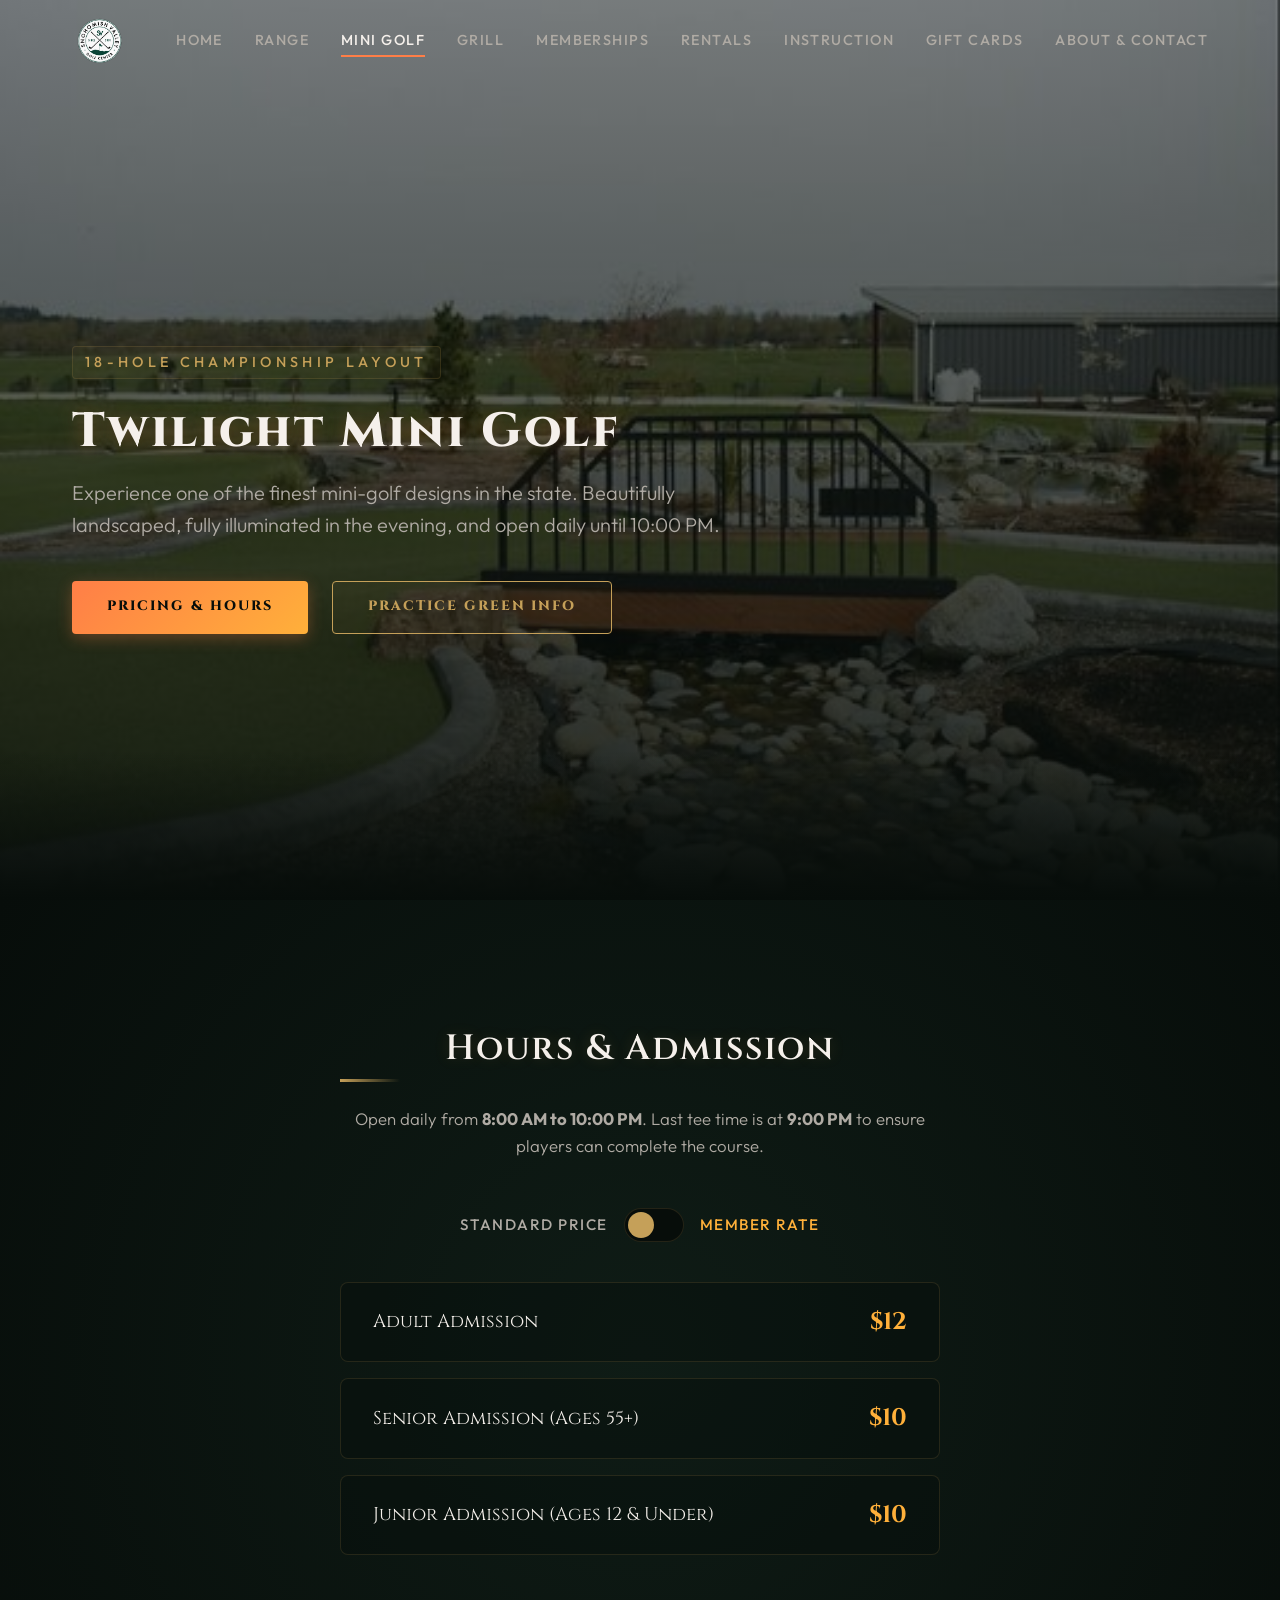
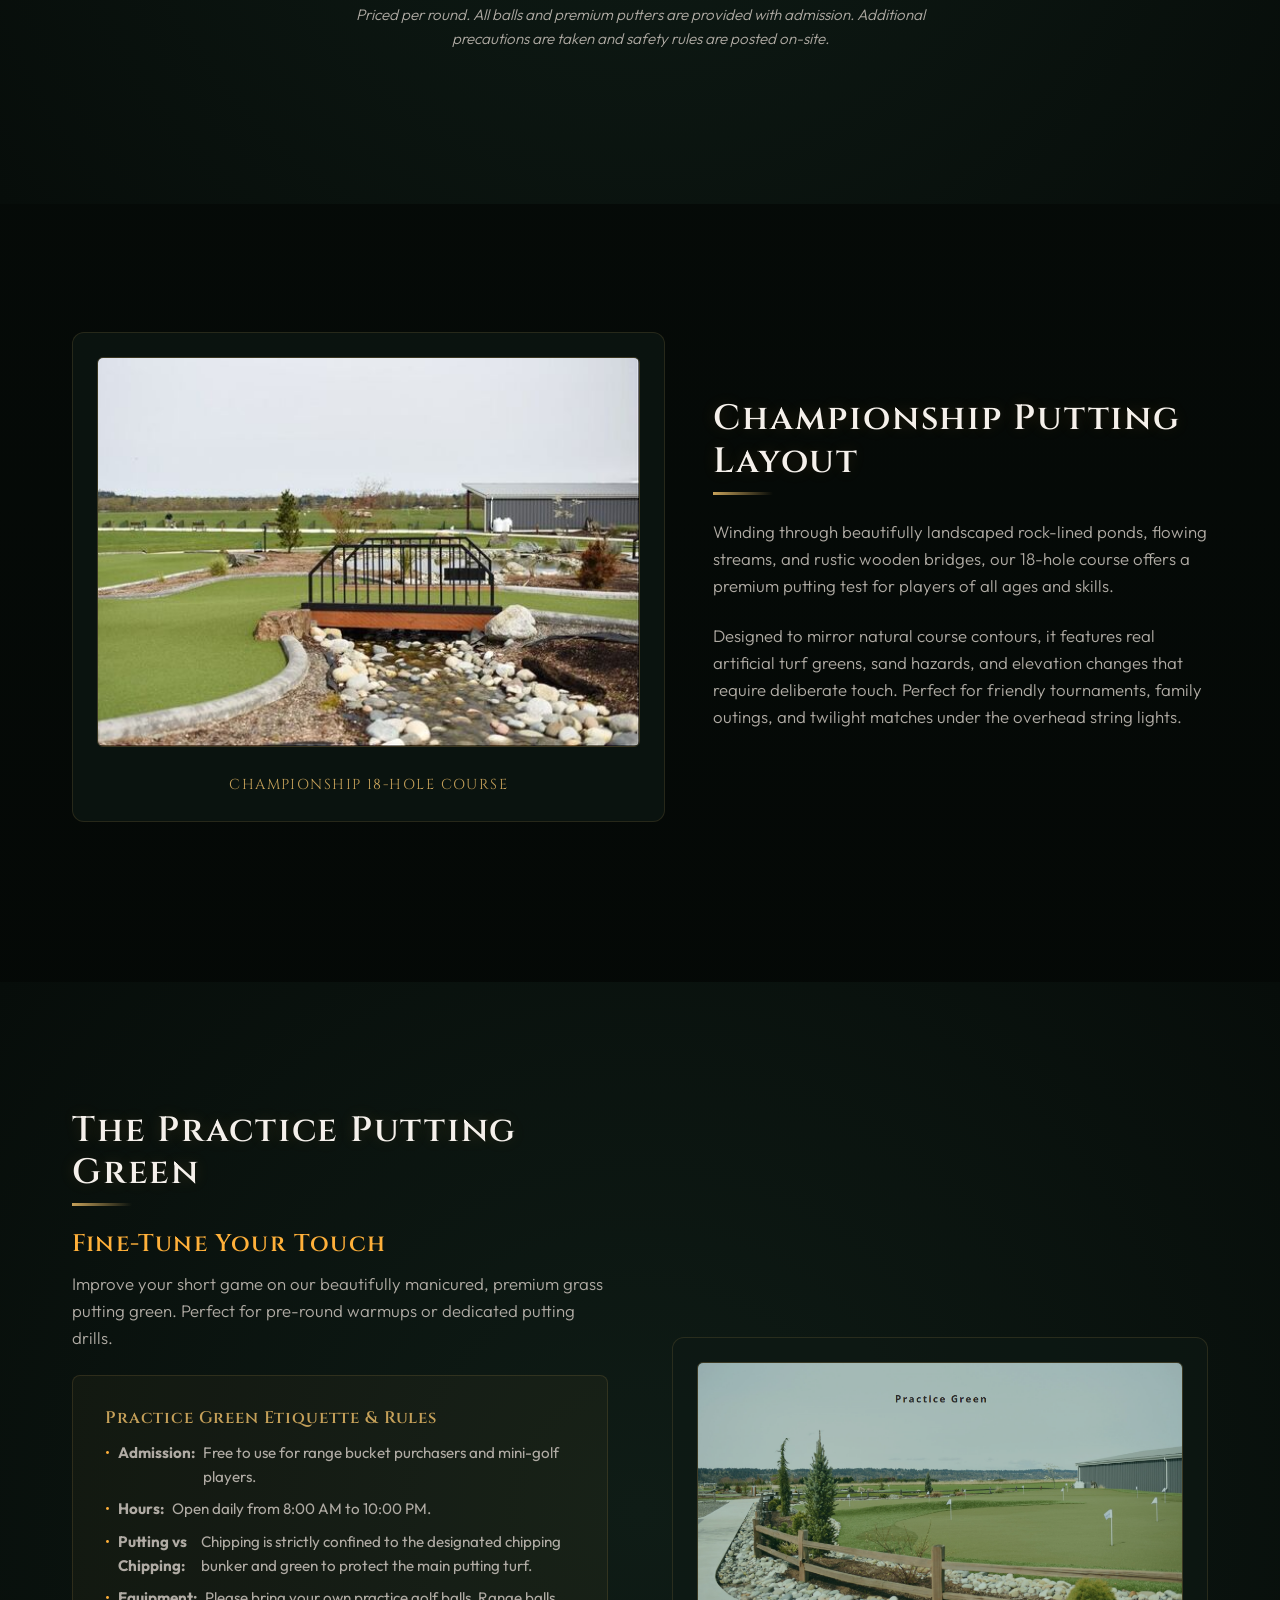
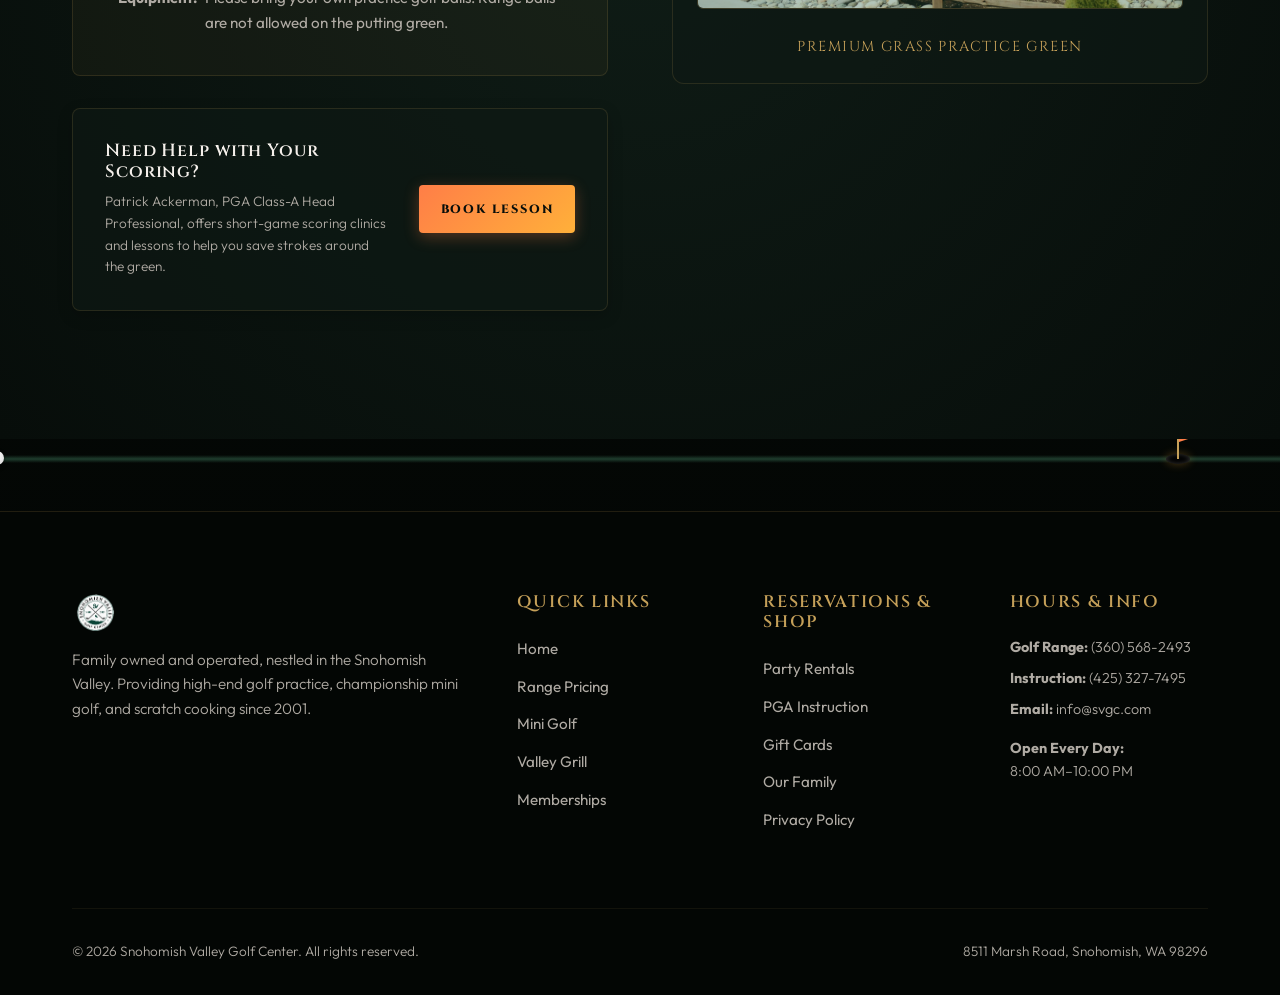
<file: mini-golf.html>
<!DOCTYPE html>
<html lang="en">
<head>
    <meta charset="UTF-8">
    <meta name="viewport" content="width=device-width, initial-scale=1.0">
    <meta name="description" content="Play a round on our 18-hole championship mini-golf course at Snohomish Valley Golf Center. Enjoy twilight putting under the lights. Also check out our putting and chipping practice green rules.">
    <title>Championship Mini Golf & Practice Green | Snohomish Valley Golf Center</title>
    <link rel="icon" type="image/svg+xml" href="assets/svgc.svg">
    <link rel="stylesheet" href="style.css">
</head>
<body>

    <!-- STICKY NAVIGATION HEADER -->
    <header>
        <div class="container navbar">
            <a href="index.html" class="logo">
                <img src="assets/svgc.svg" alt="Snohomish Valley Golf Center Logo" class="logo-img">
            </a>
            <button class="nav-toggle" aria-label="Toggle Menu">
                <span></span>
                <span></span>
                <span></span>
            </button>
            <ul class="nav-links">
                <li><a href="index.html">Home</a></li>
                <li><a href="toptracer.html">Range</a></li>
                <li class="active"><a href="mini-golf.html">Mini Golf</a></li>
                <li><a href="grill.html">Grill</a></li>
                <li><a href="memberships.html">Memberships</a></li>
                <li><a href="rentals.html">Rentals</a></li>
                <li><a href="pro-shop.html">Instruction</a></li>
                <li><a href="gift-cards.html">Gift Cards</a></li>
                <li><a href="about.html">About & Contact</a></li>
            </ul>
        </div>
    </header>

    <!-- HERO SECTION -->
    <section class="hero" style="background: linear-gradient(rgba(7, 13, 10, 0.5), rgba(7, 13, 10, 0.9)), url('assets/minigolf-course-bridge.jpg') no-repeat center center/cover;">
        <div class="container">
            <div class="hero-content">
                <span class="hero-tagline">18-Hole Championship Layout</span>
                <h1>Twilight Mini Golf</h1>
                <p class="hero-desc">Experience one of the finest mini-golf designs in the state. Beautifully landscaped, fully illuminated in the evening, and open daily until 10:00 PM.</p>
                <div class="btn-group">
                    <a href="#rates" class="btn btn-primary">Pricing & Hours</a>
                    <a href="#practice-green" class="btn btn-secondary">Practice Green Info</a>
                </div>
            </div>
        </div>
    </section>

    <!-- RATES & HOURS -->
    <section class="section section-dark" id="rates">
        <div class="container">
            <div style="text-align: center; max-width: 600px; margin: 0 auto 3rem auto;">
                <h2>Hours & Admission</h2>
                <p>Open daily from <strong>8:00 AM to 10:00 PM</strong>. Last tee time is at <strong>9:00 PM</strong> to ensure players can complete the course.</p>
            </div>

            <!-- Dynamic Pricing Toggle Widget -->
            <div class="price-toggle-container">
                <span class="toggle-label" style="color: var(--text-muted);">Standard Price</span>
                <label class="toggle-switch">
                    <input type="checkbox" id="priceToggle">
                    <span class="toggle-slider"></span>
                </label>
                <span class="toggle-label" style="color: var(--secondary-amber);">Member Rate</span>
            </div>

            <div style="max-width: 600px; margin: 0 auto 3rem auto;">
                <div class="price-card">
                    <span class="price-item-name">Adult Admission</span>
                    <span class="price-amount price-val" data-public="$12" data-member="$10">$12</span>
                </div>
                <div class="price-card">
                    <span class="price-item-name">Senior Admission (Ages 55+)</span>
                    <span class="price-amount price-val" data-public="$10" data-member="$8">$10</span>
                </div>
                <div class="price-card">
                    <span class="price-item-name">Junior Admission (Ages 12 & Under)</span>
                    <span class="price-amount price-val" data-public="$10" data-member="$8">$10</span>
                </div>
            </div>

            <div style="text-align: center; max-width: 600px; margin: 0 auto;">
                <p style="font-size: 0.95rem; font-style: italic; color: var(--text-muted);">Priced per round. All balls and premium putters are provided with admission. Additional precautions are taken and safety rules are posted on-site.</p>
            </div>
        </div>
    </section>

    <!-- THE COURSE DETAILS -->
    <section class="section" id="course">
        <div class="container">
            <div class="grid-2-cols" style="align-items: center; margin-bottom: 2rem;">
                <div class="flyer-card">
                    <img src="assets/minigolf-course-bridge.jpg" alt="Snohomish Valley Golf Center Mini Golf Course Wooden Bridge" class="flyer-img" loading="lazy">
                    <div style="text-align: center;">
                        <span style="font-family: var(--font-heading); color: var(--brass-gold); font-size: 0.9rem; text-transform: uppercase; letter-spacing: 0.1em;">Championship 18-Hole Course</span>
                    </div>
                </div>
                <div>
                    <h2>Championship Putting Layout</h2>
                    <p>Winding through beautifully landscaped rock-lined ponds, flowing streams, and rustic wooden bridges, our 18-hole course offers a premium putting test for players of all ages and skills.</p>
                    <p>Designed to mirror natural course contours, it features real artificial turf greens, sand hazards, and elevation changes that require deliberate touch. Perfect for friendly tournaments, family outings, and twilight matches under the overhead string lights.</p>
                </div>
            </div>
        </div>
    </section>

    <!-- THE PRACTICE GREEN SECTION (CONTENT GAP RESOLVED) -->
    <section class="section section-dark" id="practice-green">
        <div class="container">
            <div style="display: grid; grid-template-columns: 1fr 1fr; gap: 4rem; align-items: center;">
                <div style="display: flex; flex-direction: column; gap: 2rem;">
                    <div>
                        <h2>The Practice Putting Green</h2>
                        <h3>Fine-Tune Your Touch</h3>
                        <p>Improve your short game on our beautifully manicured, premium grass putting green. Perfect for pre-round warmups or dedicated putting drills.</p>
                        
                        <div style="background: rgba(197, 160, 89, 0.05); border: 1px solid var(--border-color); border-radius: 8px; padding: 2rem; margin-top: 1.5rem;">
                            <h4 style="color: var(--brass-gold); margin-bottom: 0.75rem; font-family: var(--font-heading); font-size: 1.05rem;">Practice Green Etiquette & Rules</h4>
                            <ul style="list-style: none; padding: 0;">
                                <li style="margin-bottom: 0.5rem; font-size: 0.95rem; color: var(--text-muted); display: flex; gap: 0.5rem;">
                                    <span style="color: var(--secondary-amber);">&#8226;</span> <strong>Admission:</strong> Free to use for range bucket purchasers and mini-golf players.
                                </li>
                                <li style="margin-bottom: 0.5rem; font-size: 0.95rem; color: var(--text-muted); display: flex; gap: 0.5rem;">
                                    <span style="color: var(--secondary-amber);">&#8226;</span> <strong>Hours:</strong> Open daily from 8:00 AM to 10:00 PM.
                                </li>
                                <li style="margin-bottom: 0.5rem; font-size: 0.95rem; color: var(--text-muted); display: flex; gap: 0.5rem;">
                                    <span style="color: var(--secondary-amber);">&#8226;</span> <strong>Putting vs Chipping:</strong> Chipping is strictly confined to the designated chipping bunker and green to protect the main putting turf.
                                </li>
                                <li style="margin-bottom: 0.5rem; font-size: 0.95rem; color: var(--text-muted); display: flex; gap: 0.5rem;">
                                    <span style="color: var(--secondary-amber);">&#8226;</span> <strong>Equipment:</strong> Please bring your own practice golf balls. Range balls are not allowed on the putting green.
                                </li>
                            </ul>
                        </div>
                    </div>
                    <div class="mobile-stack-row" style="background: var(--bg-card); border: 1px solid var(--border-color); border-radius: 8px; padding: 2rem; display: flex; justify-content: space-between; align-items: center; gap: 2rem; box-shadow: 0 5px 15px rgba(0,0,0,0.2);">
                        <div style="max-width: 60%;">
                            <h4 style="color: var(--text-cream); font-family: var(--font-heading); margin-bottom: 0.5rem; font-size: 1.1rem;">Need Help with Your Scoring?</h4>
                            <p style="font-size: 0.85rem; color: var(--text-muted); margin: 0;">Patrick Ackerman, PGA Class-A Head Professional, offers short-game scoring clinics and lessons to help you save strokes around the green.</p>
                        </div>
                        <a href="pro-shop.html" class="btn btn-primary" style="font-size: 0.75rem; white-space: nowrap;">Book Lesson</a>
                    </div>
                </div>
                
                <div class="flyer-card">
                    <img src="assets/practice-green.png" alt="SVGC Practice Putting and Chipping Green" class="flyer-img" loading="lazy">
                    <div style="text-align: center;">
                        <span style="font-family: var(--font-heading); color: var(--brass-gold); font-size: 0.9rem; text-transform: uppercase; letter-spacing: 0.1em;">Premium Grass Practice Green</span>
                    </div>
                </div>
            </div>
        </div>
    </section>

    <!-- PERFECT PUTT ANIMATED SEPARATOR -->
    <div class="putt-track-container">
        <div class="putt-track">
            <div class="putt-ball"></div>
            <div class="putt-hole"></div>
            <div class="putt-flag"></div>
        </div>
    </div>

    <!-- GLOBAL FOOTER -->
    <footer>
        <div class="container">
            <div class="footer-grid">
                <div class="footer-info-col">
                    <a href="index.html" class="logo" style="margin-bottom: 1rem;">
                        <img src="assets/svgc.svg" alt="Snohomish Valley Golf Center Logo" class="logo-img" style="height: 40px;">
                    </a>
                    <p>Family owned and operated, nestled in the Snohomish Valley. Providing high-end golf practice, championship mini golf, and scratch cooking since 2001.</p>
                </div>
                <div class="footer-col">
                    <h4>Quick Links</h4>
                    <ul class="footer-links">
                        <li><a href="index.html">Home</a></li>
                        <li><a href="toptracer.html">Range Pricing</a></li>
                        <li><a href="mini-golf.html">Mini Golf</a></li>
                        <li><a href="grill.html">Valley Grill</a></li>
                        <li><a href="memberships.html">Memberships</a></li>
                    </ul>
                </div>
                <div class="footer-col">
                    <h4>Reservations & Shop</h4>
                    <ul class="footer-links">
                        <li><a href="rentals.html">Party Rentals</a></li>
                        <li><a href="pro-shop.html">PGA Instruction</a></li>
                        <li><a href="gift-cards.html">Gift Cards</a></li>
                        <li><a href="about.html">Our Family</a></li>
                        <li><a href="privacy.html">Privacy Policy</a></li>
                    </ul>
                </div>
                <div class="footer-col">
                    <h4>Hours & Info</h4>
                    <p style="font-size: 0.9rem; margin-bottom: 0.5rem;"><strong>Golf Range:</strong> (360) 568-2493</p>
                    <p style="font-size: 0.9rem; margin-bottom: 0.5rem;"><strong>Instruction:</strong> (425) 327-7495</p>
                    <p style="font-size: 0.9rem; margin-bottom: 1rem;"><strong>Email:</strong> info@svgc.com</p>
                    <p style="font-size: 0.9rem;"><strong>Open Every Day:</strong><br>8:00 AM–10:00 PM</p>
                </div>
            </div>
            <div class="footer-bottom">
                <p>&copy; 2026 Snohomish Valley Golf Center. All rights reserved.</p>
                <p>8511 Marsh Road, Snohomish, WA 98296</p>
            </div>
        </div>
    </footer>

    <script src="app.js"></script>
</body>
</html>
</file>
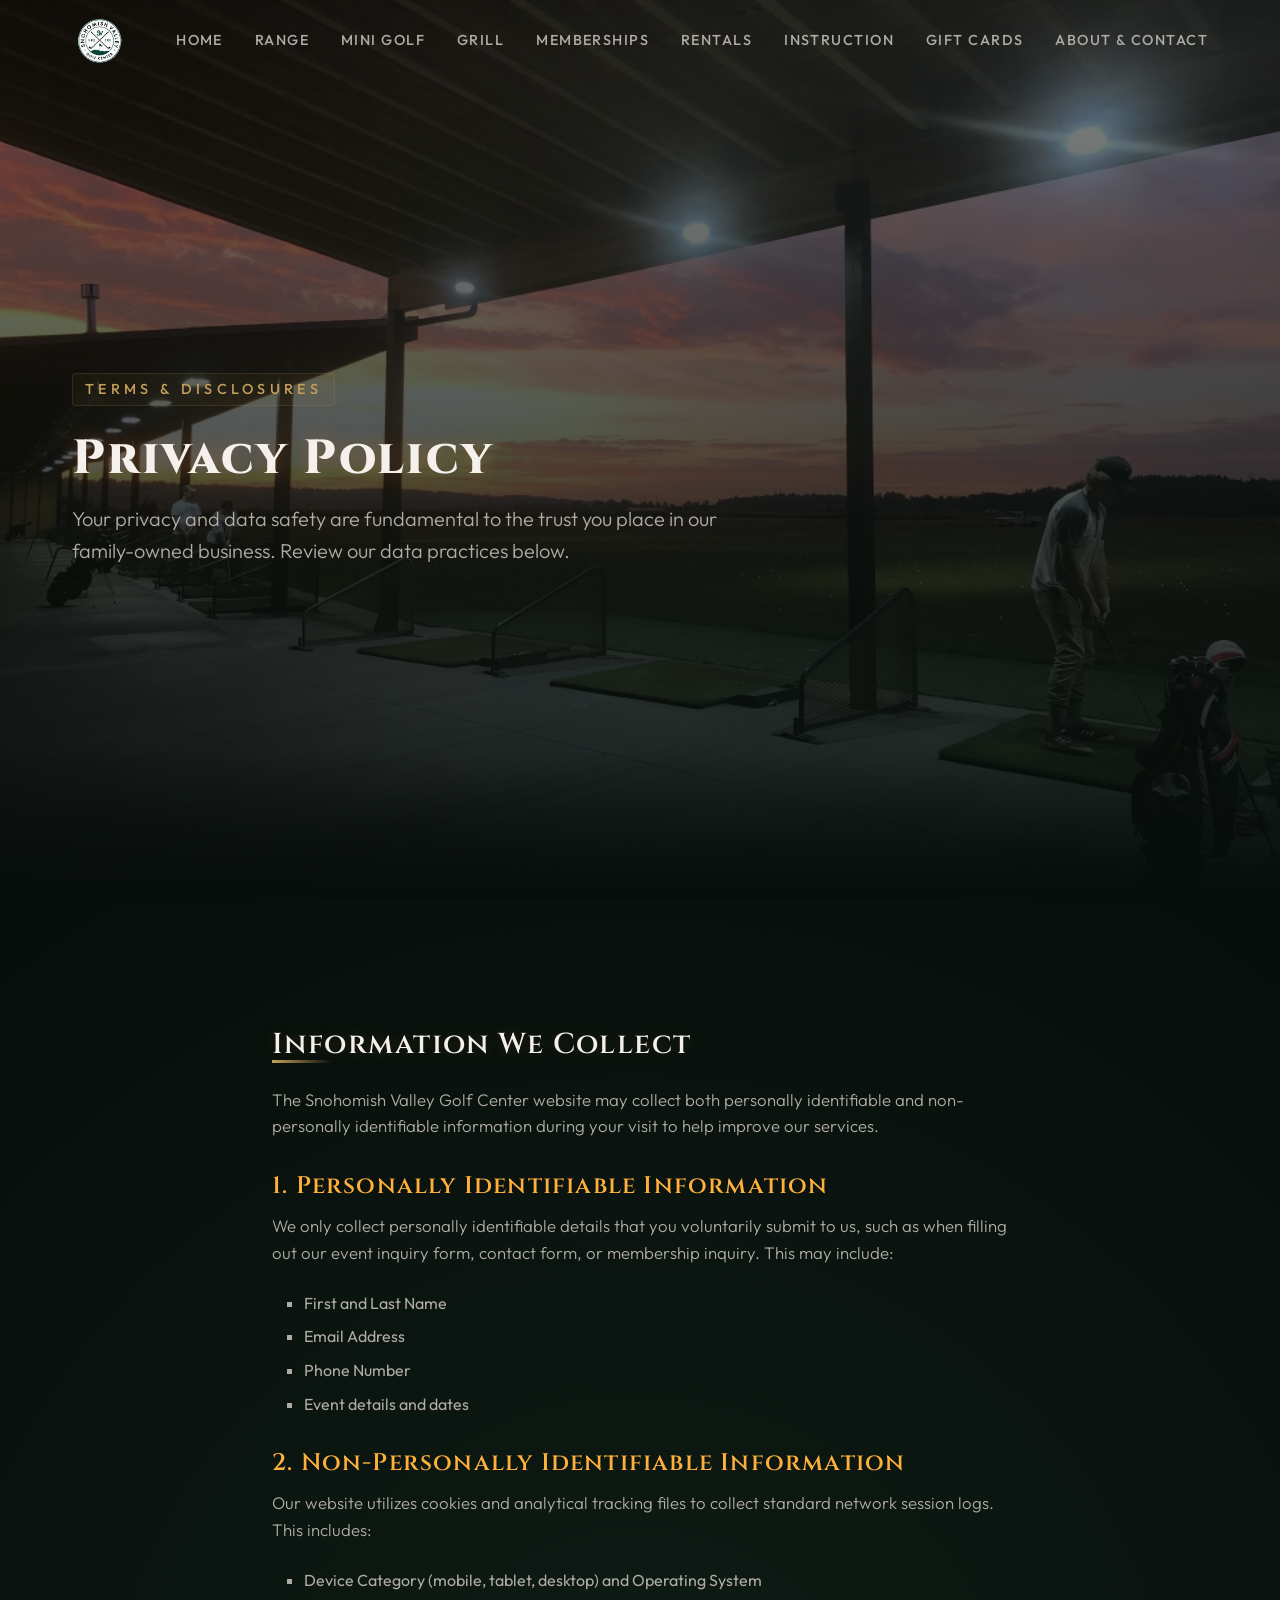
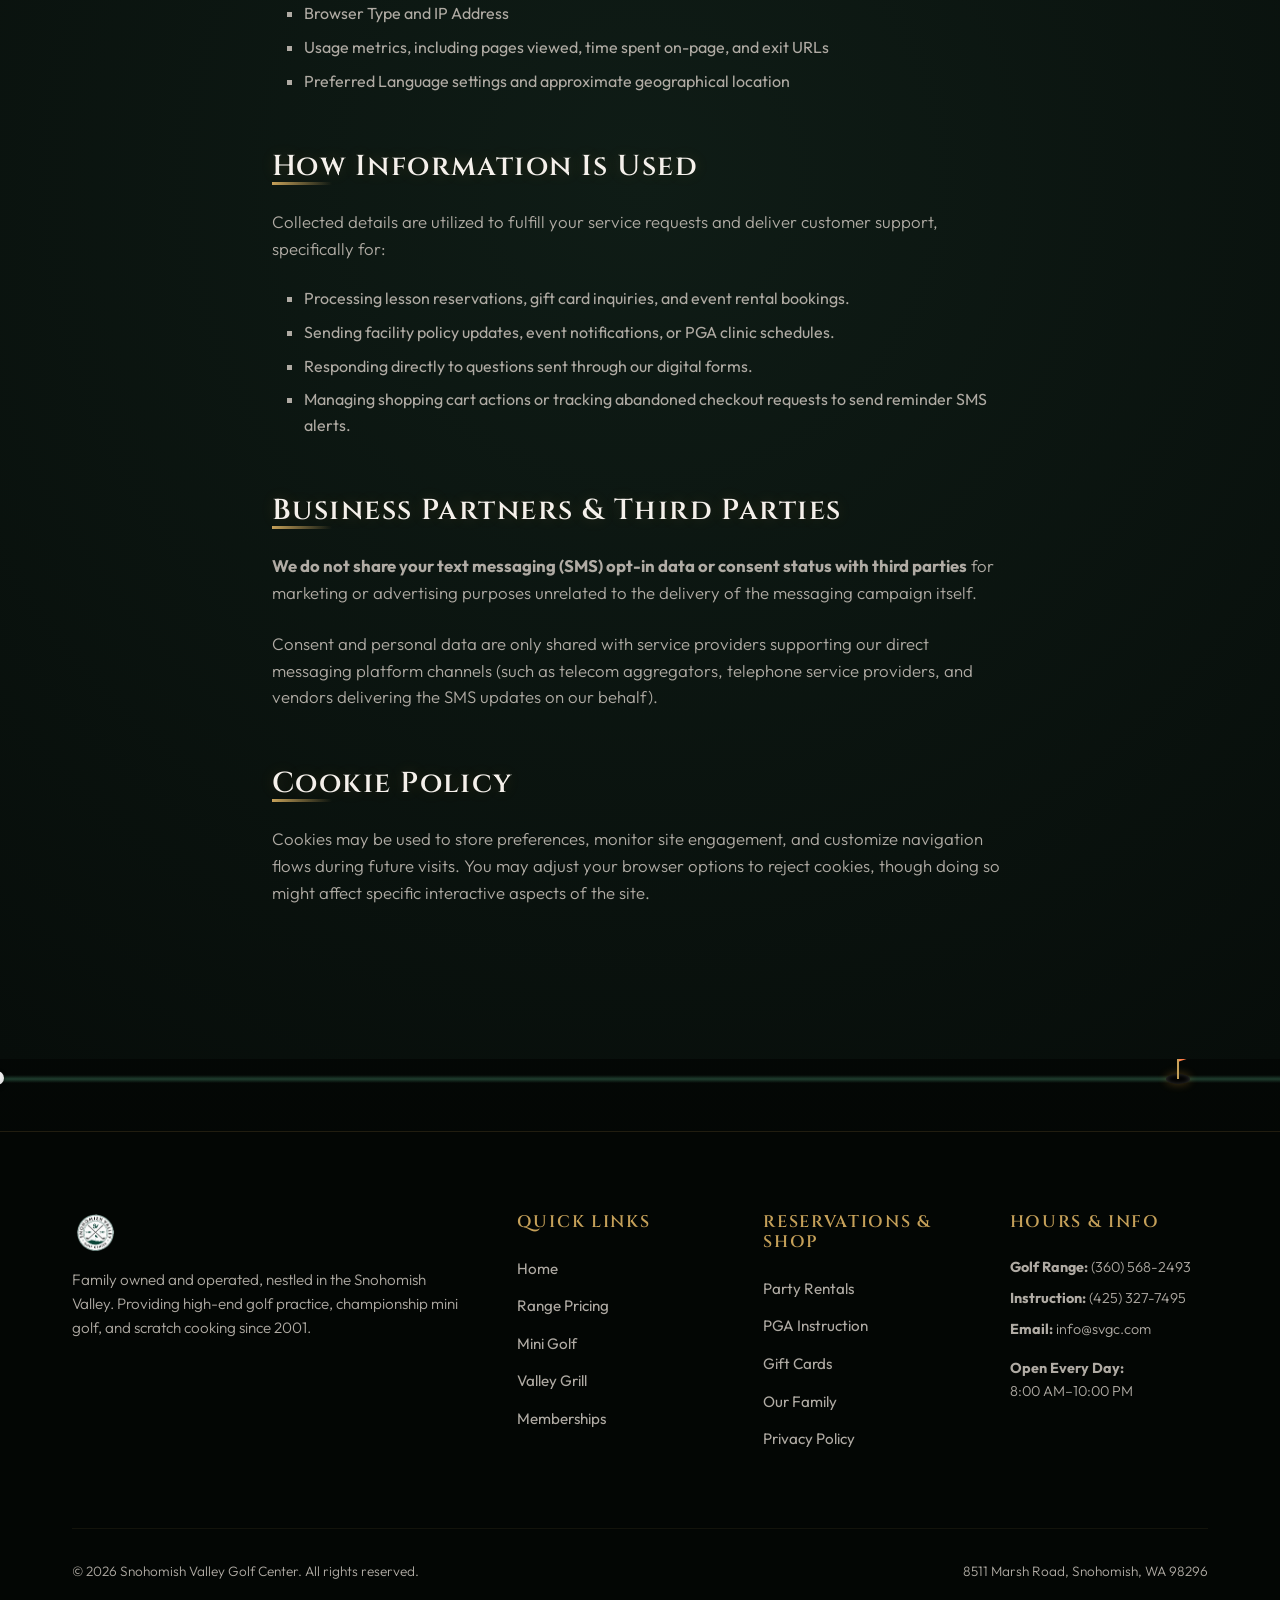
<file: privacy.html>
<!DOCTYPE html>
<html lang="en">
<head>
    <meta charset="UTF-8">
    <meta name="viewport" content="width=device-width, initial-scale=1.0">
    <meta name="description" content="View the Snohomish Valley Golf Center Privacy Policy. Details data collection protocols, cookies usage, customer service updates, and SMS consent protection.">
    <title>Privacy Policy | Snohomish Valley Golf Center</title>
    <link rel="icon" type="image/svg+xml" href="assets/svgc.svg">
    <link rel="stylesheet" href="style.css">
</head>
<body>

    <!-- STICKY NAVIGATION HEADER -->
    <header>
        <div class="container navbar">
            <a href="index.html" class="logo">
                <img src="assets/svgc.svg" alt="Snohomish Valley Golf Center Logo" class="logo-img">
            </a>
            <button class="nav-toggle" aria-label="Toggle Menu">
                <span></span>
                <span></span>
                <span></span>
            </button>
            <ul class="nav-links">
                <li><a href="index.html">Home</a></li>
                <li><a href="toptracer.html">Range</a></li>
                <li><a href="mini-golf.html">Mini Golf</a></li>
                <li><a href="grill.html">Grill</a></li>
                <li><a href="memberships.html">Memberships</a></li>
                <li><a href="rentals.html">Rentals</a></li>
                <li><a href="pro-shop.html">Instruction</a></li>
                <li><a href="gift-cards.html">Gift Cards</a></li>
                <li><a href="about.html">About & Contact</a></li>
            </ul>
        </div>
    </header>

    <!-- HERO SECTION -->
    <section class="hero" style="background: linear-gradient(rgba(7, 13, 10, 0.5), rgba(7, 13, 10, 0.9)), url('assets/hero_sunset_range.jpg') no-repeat center center/cover;">
        <div class="container">
            <div class="hero-content">
                <span class="hero-tagline">Terms & Disclosures</span>
                <h1>Privacy Policy</h1>
                <p class="hero-desc">Your privacy and data safety are fundamental to the trust you place in our family-owned business. Review our data practices below.</p>
            </div>
        </div>
    </section>

    <!-- PRIVACY CONTENT -->
    <section class="section section-dark">
        <div class="container" style="max-width: 800px; font-size: 1rem; color: var(--text-muted);">
            
            <h2 style="font-size: 1.8rem; border: none; padding: 0; color: var(--text-cream); margin-bottom: 1.5rem;">Information We Collect</h2>
            <p>The Snohomish Valley Golf Center website may collect both personally identifiable and non-personally identifiable information during your visit to help improve our services.</p>
            
            <h3 style="color: var(--secondary-amber); margin-top: 2rem;">1. Personally Identifiable Information</h3>
            <p>We only collect personally identifiable details that you voluntarily submit to us, such as when filling out our event inquiry form, contact form, or membership inquiry. This may include:</p>
            <ul style="list-style: square; margin-left: 2rem; margin-bottom: 1.5rem;">
                <li style="margin-bottom: 0.5rem; color: var(--text-muted);">First and Last Name</li>
                <li style="margin-bottom: 0.5rem; color: var(--text-muted);">Email Address</li>
                <li style="margin-bottom: 0.5rem; color: var(--text-muted);">Phone Number</li>
                <li style="margin-bottom: 0.5rem; color: var(--text-muted);">Event details and dates</li>
            </ul>

            <h3 style="color: var(--secondary-amber); margin-top: 2rem;">2. Non-Personally Identifiable Information</h3>
            <p>Our website utilizes cookies and analytical tracking files to collect standard network session logs. This includes:</p>
            <ul style="list-style: square; margin-left: 2rem; margin-bottom: 1.5rem;">
                <li style="margin-bottom: 0.5rem; color: var(--text-muted);">Device Category (mobile, tablet, desktop) and Operating System</li>
                <li style="margin-bottom: 0.5rem; color: var(--text-muted);">Browser Type and IP Address</li>
                <li style="margin-bottom: 0.5rem; color: var(--text-muted);">Usage metrics, including pages viewed, time spent on-page, and exit URLs</li>
                <li style="margin-bottom: 0.5rem; color: var(--text-muted);">Preferred Language settings and approximate geographical location</li>
            </ul>

            <h2 style="font-size: 1.8rem; border: none; padding: 0; color: var(--text-cream); margin-top: 3.5rem; margin-bottom: 1.5rem;">How Information Is Used</h2>
            <p>Collected details are utilized to fulfill your service requests and deliver customer support, specifically for:</p>
            <ul style="list-style: square; margin-left: 2rem; margin-bottom: 1.5rem;">
                <li style="margin-bottom: 0.5rem; color: var(--text-muted);">Processing lesson reservations, gift card inquiries, and event rental bookings.</li>
                <li style="margin-bottom: 0.5rem; color: var(--text-muted);">Sending facility policy updates, event notifications, or PGA clinic schedules.</li>
                <li style="margin-bottom: 0.5rem; color: var(--text-muted);">Responding directly to questions sent through our digital forms.</li>
                <li style="margin-bottom: 0.5rem; color: var(--text-muted);">Managing shopping cart actions or tracking abandoned checkout requests to send reminder SMS alerts.</li>
            </ul>

            <h2 style="font-size: 1.8rem; border: none; padding: 0; color: var(--text-cream); margin-top: 3.5rem; margin-bottom: 1.5rem;">Business Partners & Third Parties</h2>
            <p><strong>We do not share your text messaging (SMS) opt-in data or consent status with third parties</strong> for marketing or advertising purposes unrelated to the delivery of the messaging campaign itself.</p>
            <p>Consent and personal data are only shared with service providers supporting our direct messaging platform channels (such as telecom aggregators, telephone service providers, and vendors delivering the SMS updates on our behalf).</p>

            <h2 style="font-size: 1.8rem; border: none; padding: 0; color: var(--text-cream); margin-top: 3.5rem; margin-bottom: 1.5rem;">Cookie Policy</h2>
            <p>Cookies may be used to store preferences, monitor site engagement, and customize navigation flows during future visits. You may adjust your browser options to reject cookies, though doing so might affect specific interactive aspects of the site.</p>
        </div>
    </section>

    <!-- PERFECT PUTT ANIMATED SEPARATOR -->
    <div class="putt-track-container">
        <div class="putt-track">
            <div class="putt-ball"></div>
            <div class="putt-hole"></div>
            <div class="putt-flag"></div>
        </div>
    </div>

    <!-- GLOBAL FOOTER -->
    <footer>
        <div class="container">
            <div class="footer-grid">
                <div class="footer-info-col">
                    <a href="index.html" class="logo" style="margin-bottom: 1rem;">
                        <img src="assets/svgc.svg" alt="Snohomish Valley Golf Center Logo" class="logo-img" style="height: 40px;">
                    </a>
                    <p>Family owned and operated, nestled in the Snohomish Valley. Providing high-end golf practice, championship mini golf, and scratch cooking since 2001.</p>
                </div>
                <div class="footer-col">
                    <h4>Quick Links</h4>
                    <ul class="footer-links">
                        <li><a href="index.html">Home</a></li>
                        <li><a href="toptracer.html">Range Pricing</a></li>
                        <li><a href="mini-golf.html">Mini Golf</a></li>
                        <li><a href="grill.html">Valley Grill</a></li>
                        <li><a href="memberships.html">Memberships</a></li>
                    </ul>
                </div>
                <div class="footer-col">
                    <h4>Reservations & Shop</h4>
                    <ul class="footer-links">
                        <li><a href="rentals.html">Party Rentals</a></li>
                        <li><a href="pro-shop.html">PGA Instruction</a></li>
                        <li><a href="gift-cards.html">Gift Cards</a></li>
                        <li><a href="about.html">Our Family</a></li>
                        <li><a href="privacy.html">Privacy Policy</a></li>
                    </ul>
                </div>
                <div class="footer-col">
                    <h4>Hours & Info</h4>
                    <p style="font-size: 0.9rem; margin-bottom: 0.5rem;"><strong>Golf Range:</strong> (360) 568-2493</p>
                    <p style="font-size: 0.9rem; margin-bottom: 0.5rem;"><strong>Instruction:</strong> (425) 327-7495</p>
                    <p style="font-size: 0.9rem; margin-bottom: 1rem;"><strong>Email:</strong> info@svgc.com</p>
                    <p style="font-size: 0.9rem;"><strong>Open Every Day:</strong><br>8:00 AM–10:00 PM</p>
                </div>
            </div>
            <div class="footer-bottom">
                <p>&copy; 2026 Snohomish Valley Golf Center. All rights reserved.</p>
                <p>8511 Marsh Road, Snohomish, WA 98296</p>
            </div>
        </div>
    </footer>

    <script src="app.js"></script>
</body>
</html>
</file>
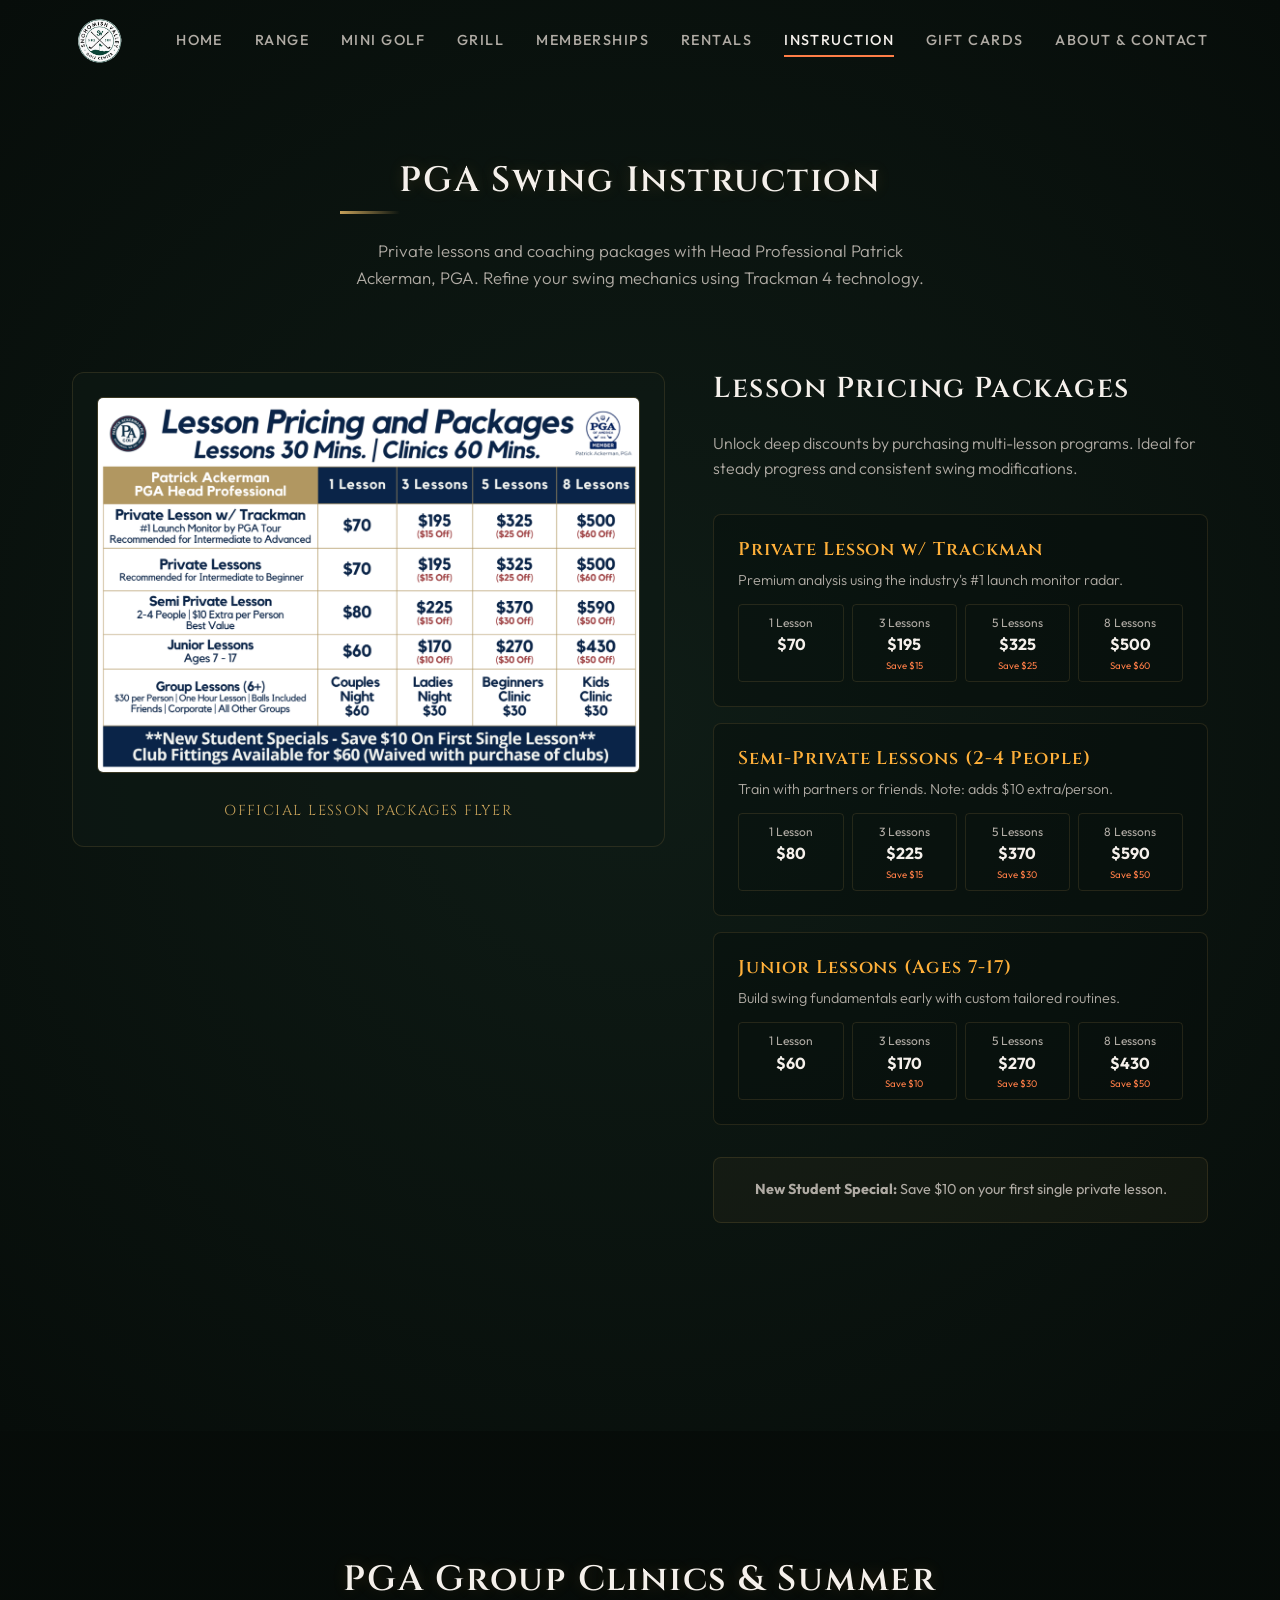
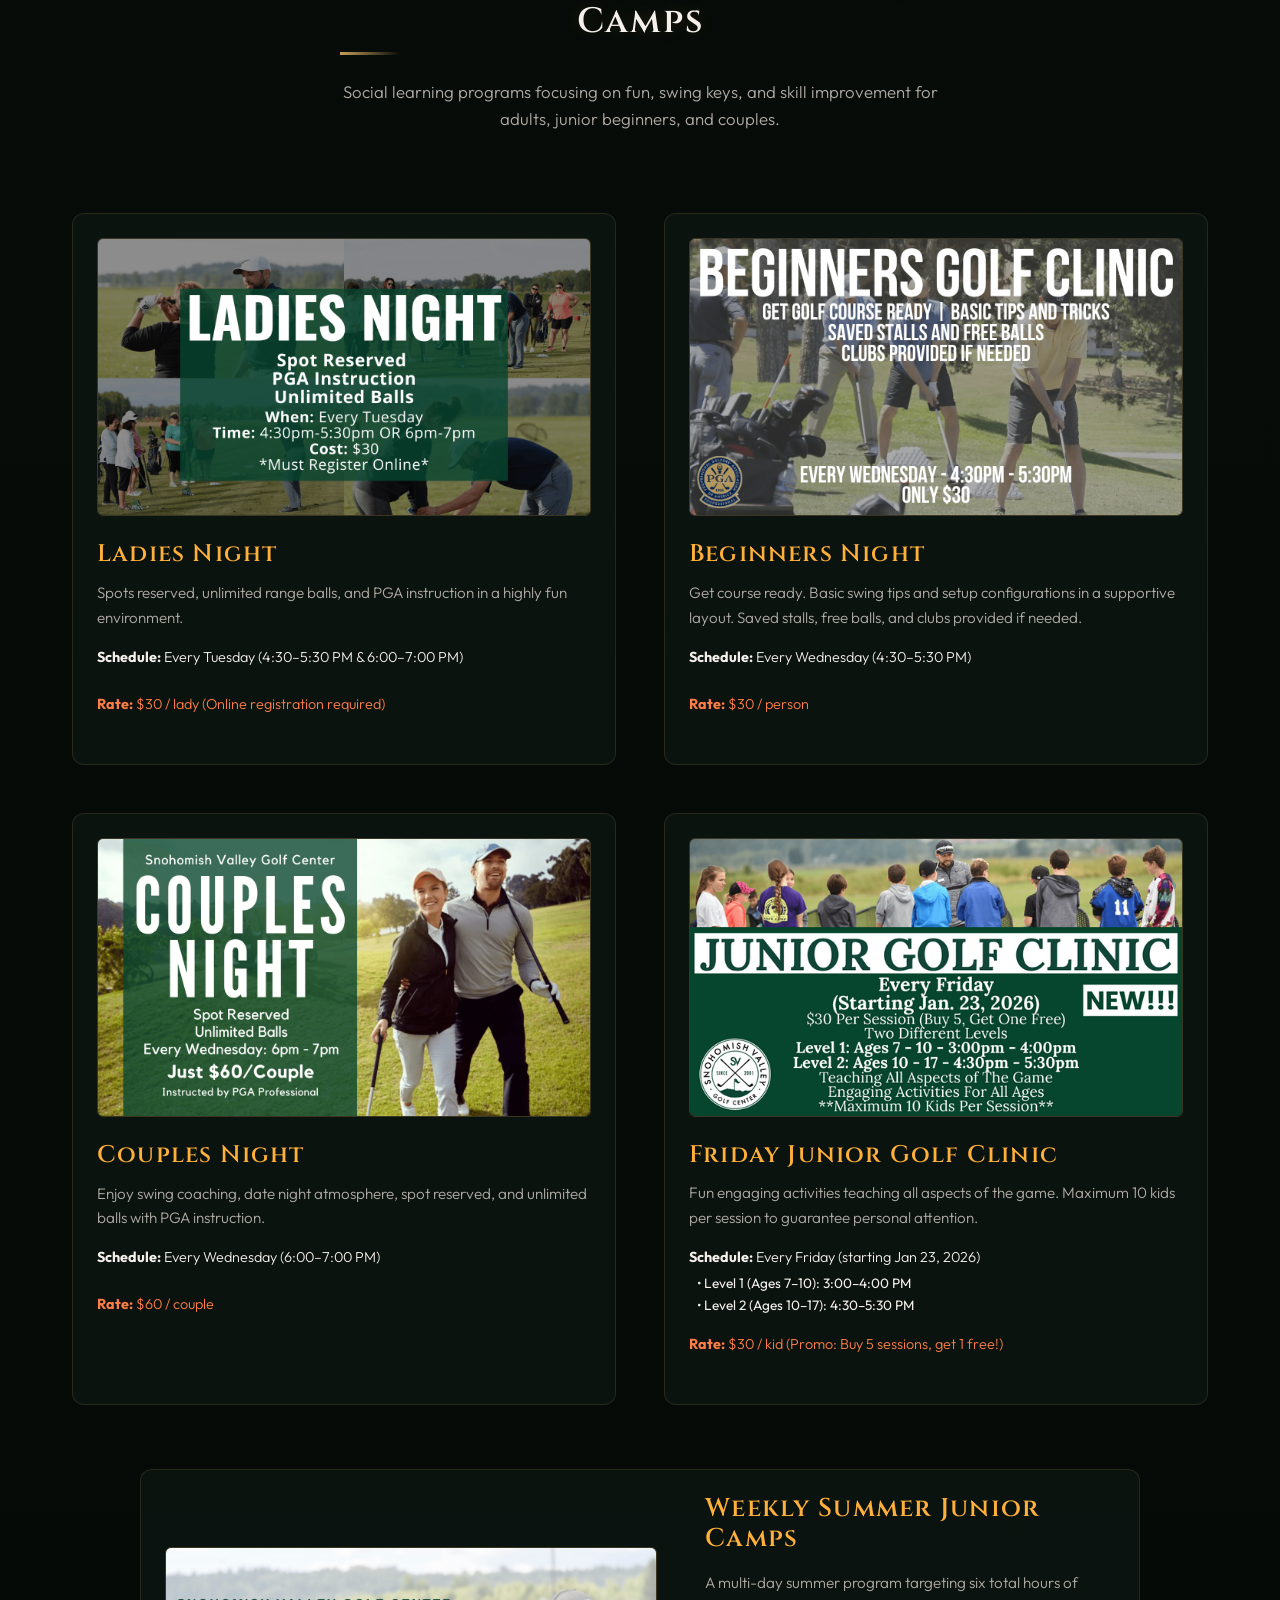
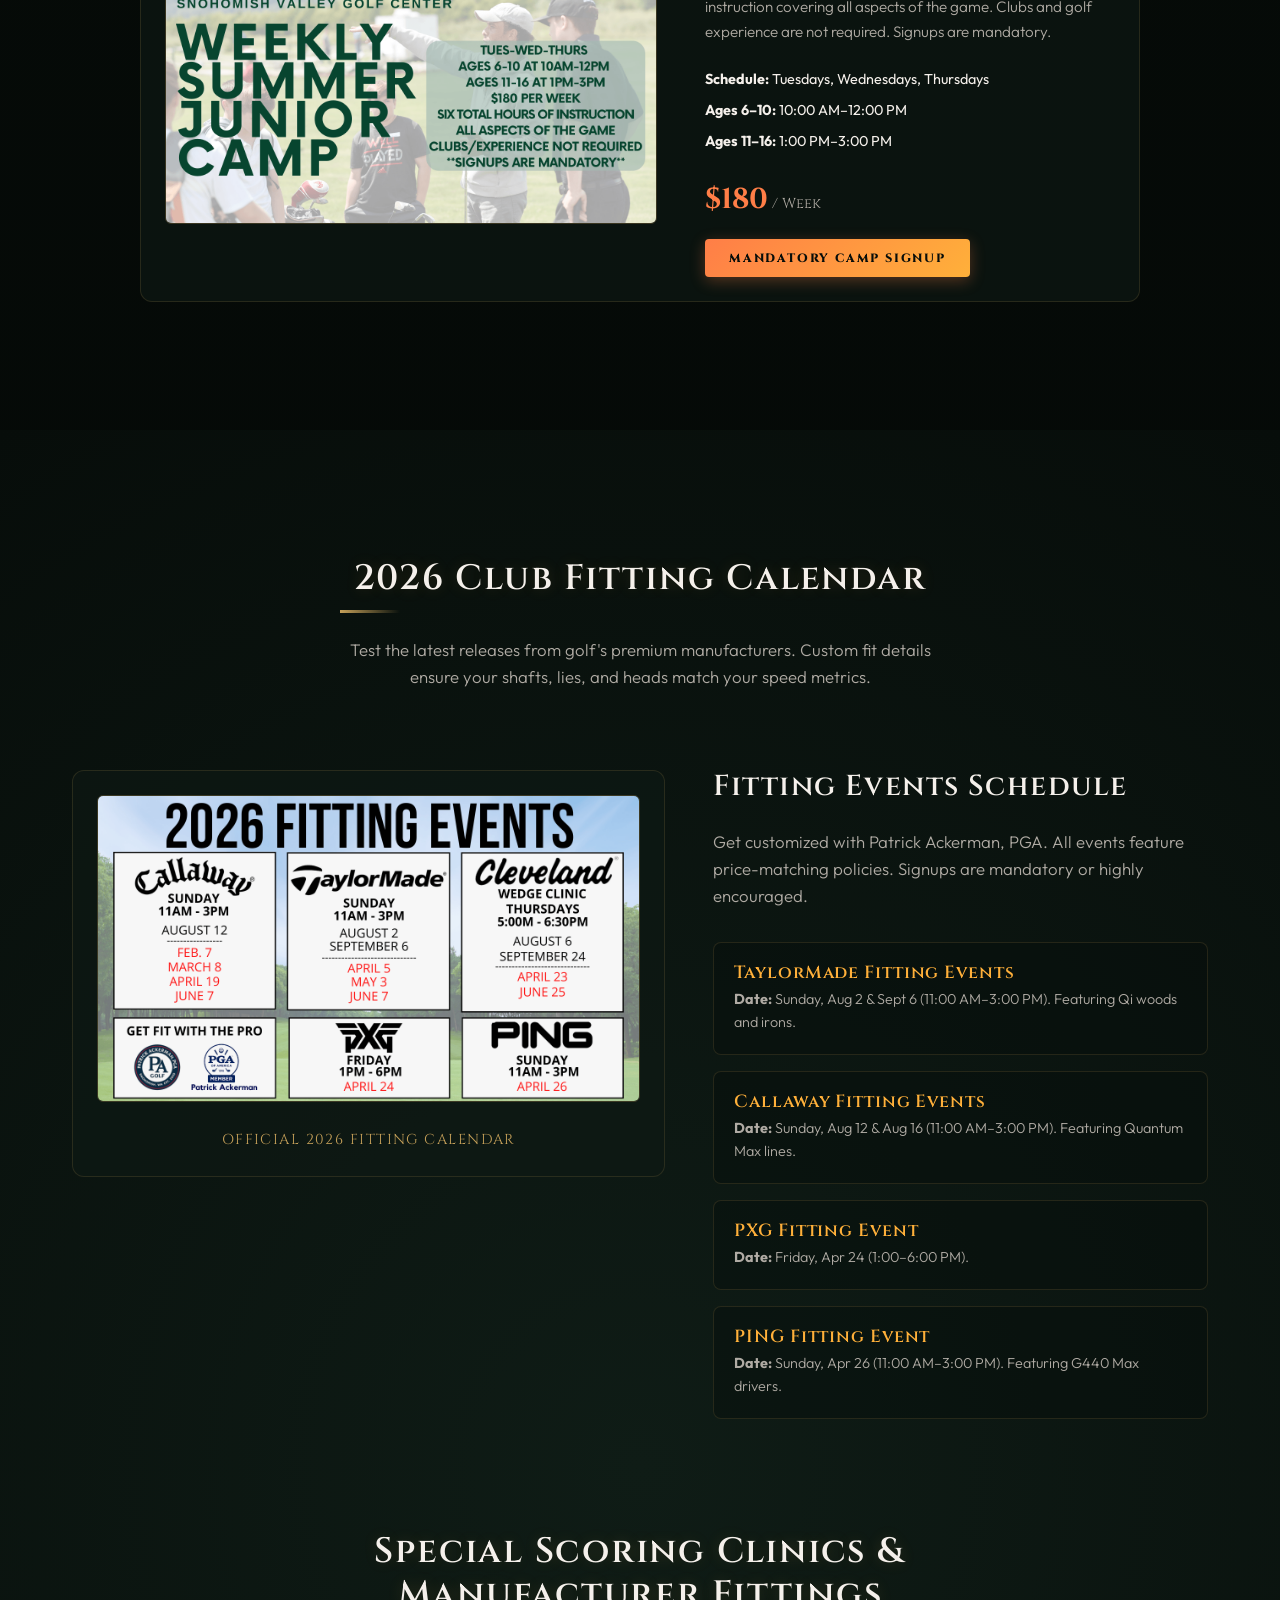
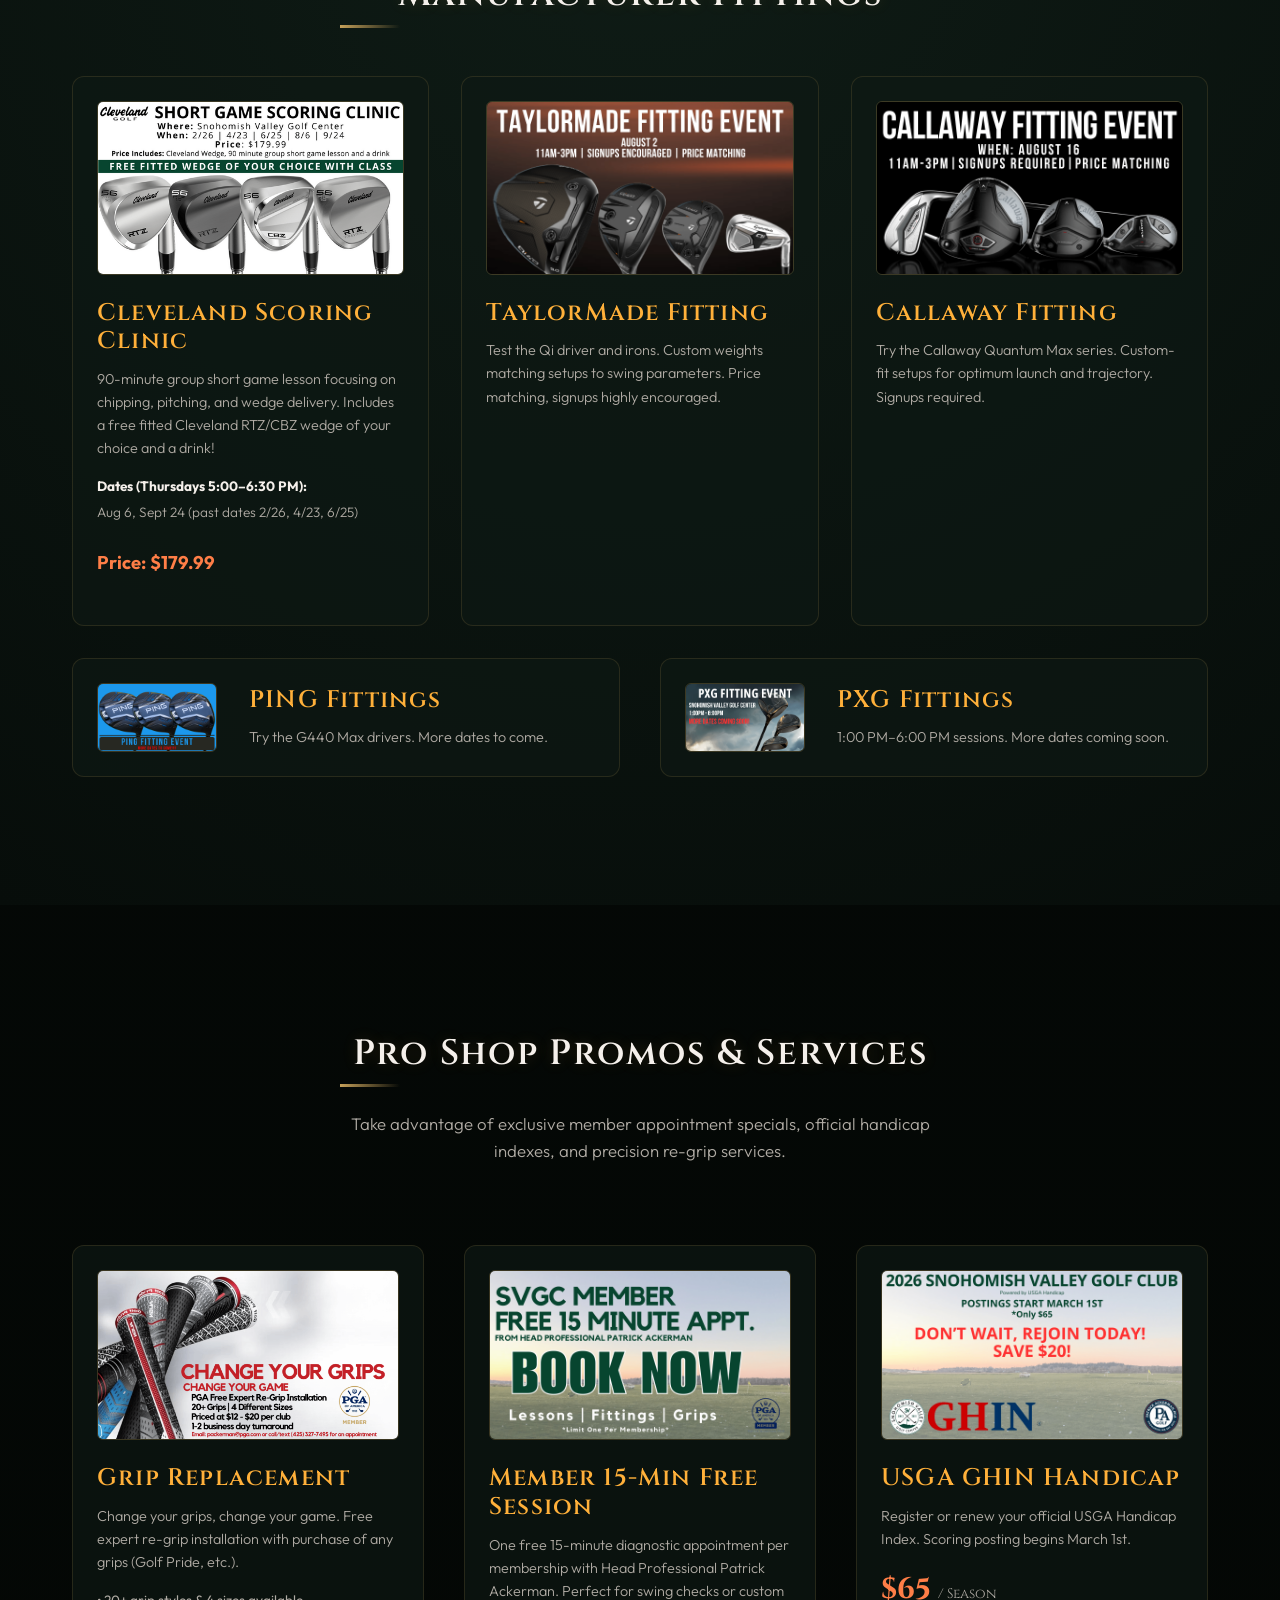
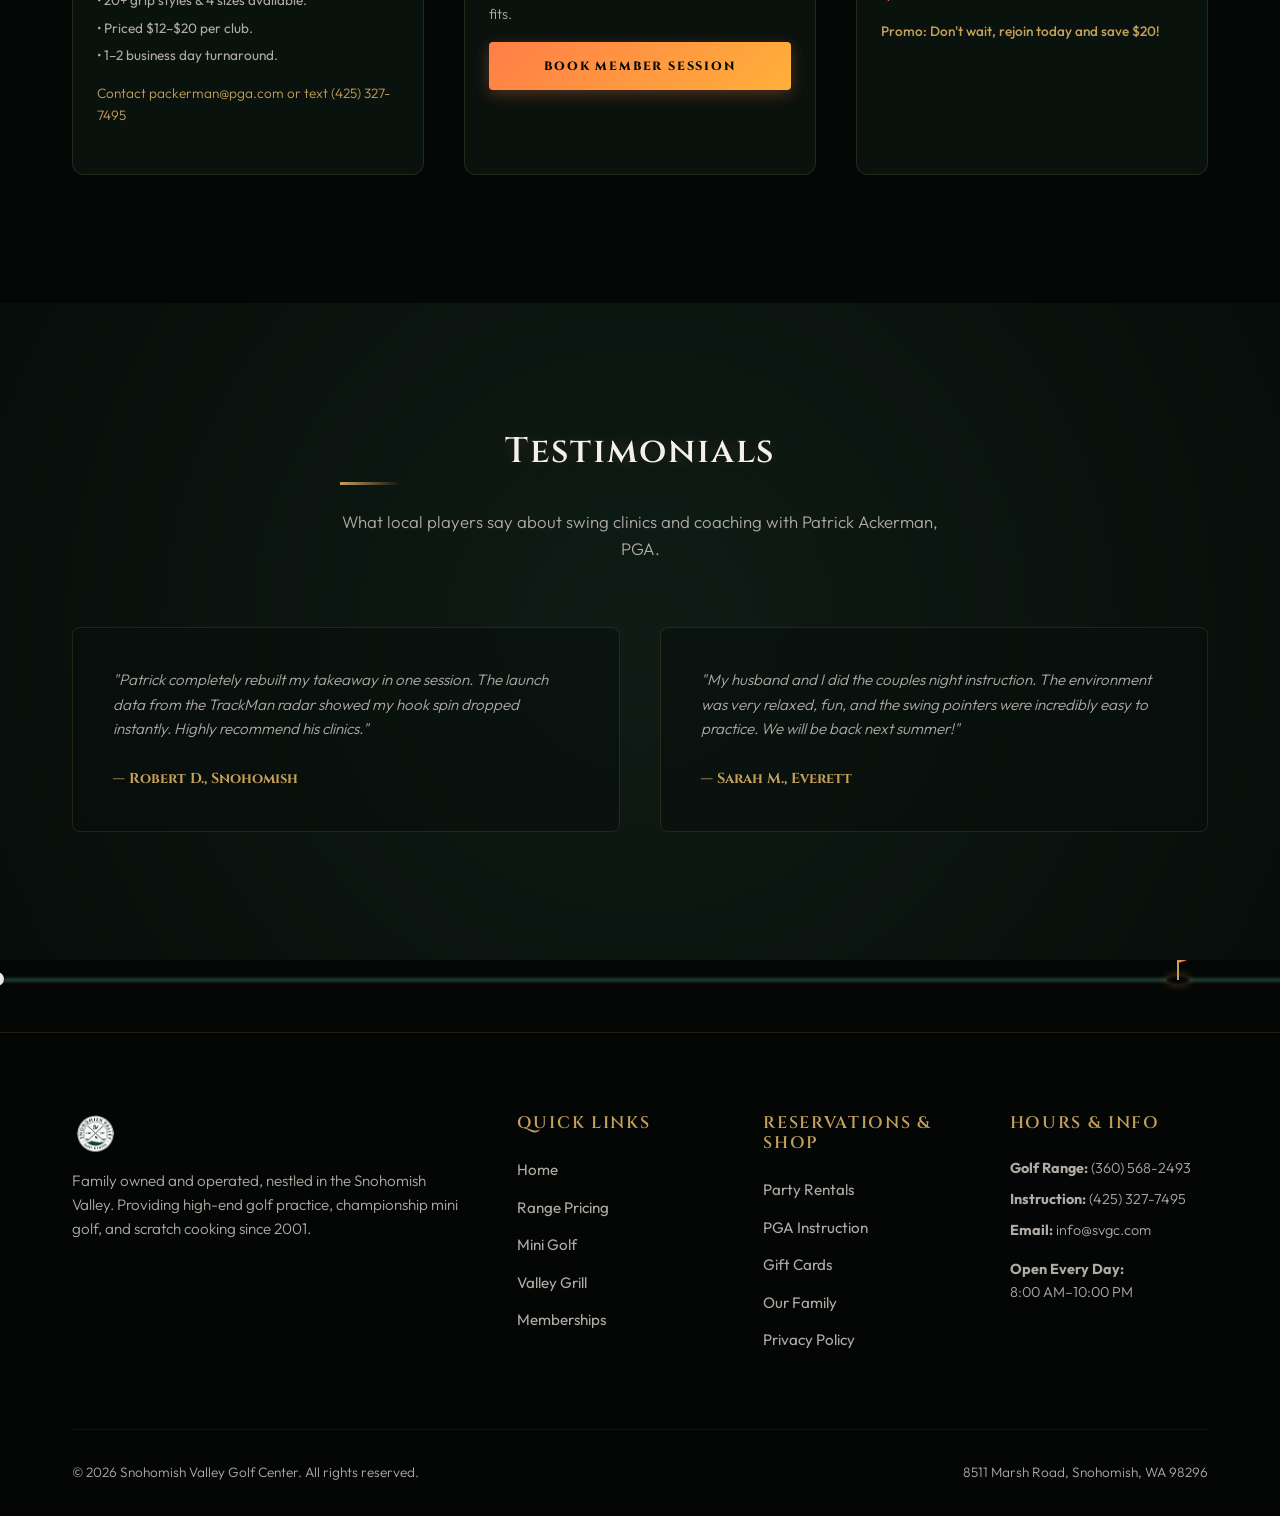
<file: pro-shop.html>
<!DOCTYPE html>
<html lang="en">
<head>
    <meta charset="UTF-8">
    <meta name="viewport" content="width=device-width, initial-scale=1.0">
    <meta name="description" content="PGA Class-A Head Professional Patrick Ackerman offers swing lessons, clinics, junior camps, custom fittings, and grip services at Snohomish Valley Golf Center. Learn about fitting events and book online.">
    <title>PGA Lessons, fittings & Pro Shop | Snohomish Valley Golf Center</title>
    <link rel="icon" type="image/svg+xml" href="assets/svgc.svg">
    <link rel="stylesheet" href="style.css">
</head>
<body>

    <!-- STICKY NAVIGATION HEADER -->
    <header>
        <div class="container navbar">
            <a href="index.html" class="logo">
                <img src="assets/svgc.svg" alt="Snohomish Valley Golf Center Logo" class="logo-img">
            </a>
            <button class="nav-toggle" aria-label="Toggle Menu">
                <span></span>
                <span></span>
                <span></span>
            </button>
            <ul class="nav-links">
                <li><a href="index.html">Home</a></li>
                <li><a href="toptracer.html">Range</a></li>
                <li><a href="mini-golf.html">Mini Golf</a></li>
                <li><a href="grill.html">Grill</a></li>
                <li><a href="memberships.html">Memberships</a></li>
                <li><a href="rentals.html">Rentals</a></li>
                <li class="active"><a href="pro-shop.html">Instruction</a></li>
                <li><a href="gift-cards.html">Gift Cards</a></li>
                <li><a href="about.html">About & Contact</a></li>
            </ul>
        </div>
    </header>

    <!-- PGA INSTRUCTOR & LESSON PRICING SECTION -->
    <section class="section section-dark" id="instructor" style="padding-top: calc(var(--header-height) + 5rem);">
        <div class="container">
            <div style="text-align: center; max-width: 600px; margin: 0 auto 5rem auto;">
                <h2>PGA Swing Instruction</h2>
                <p>Private lessons and coaching packages with Head Professional Patrick Ackerman, PGA. Refine your swing mechanics using Trackman 4 technology.</p>
            </div>

            <!-- Lesson Packages Grid: Image on Left, Rates Table on Right -->
            <div class="grid-2-cols" style="margin-bottom: 5rem;">
                <div class="flyer-card">
                    <img src="assets/lesson-pricing-packages.png" alt="Patrick Ackerman PGA Lesson Pricing Packages" class="flyer-img" loading="lazy">
                    <div style="text-align: center;">
                        <span style="font-family: var(--font-heading); color: var(--brass-gold); font-size: 0.9rem; text-transform: uppercase; letter-spacing: 0.1em;">Official Lesson Packages Flyer</span>
                    </div>
                </div>

                <div>
                    <h3 style="font-size: 1.8rem; margin-bottom: 1.5rem; color: var(--text-cream);">Lesson Pricing Packages</h3>
                    <p style="margin-bottom: 2rem; font-size: 1rem;">Unlock deep discounts by purchasing multi-lesson programs. Ideal for steady progress and consistent swing modifications.</p>
                    
                    <div style="display: flex; flex-direction: column; gap: 1rem; margin-bottom: 2rem;">
                        <div style="background: rgba(7, 13, 10, 0.4); border: 1px solid var(--border-color); border-radius: 8px; padding: 1.5rem;">
                            <h4 style="font-family: var(--font-heading); font-size: 1.15rem; color: var(--secondary-amber); margin-bottom: 0.5rem;">Private Lesson w/ Trackman</h4>
                            <p style="font-size: 0.9rem; color: var(--text-muted); margin-bottom: 0.75rem;">Premium analysis using the industry's #1 launch monitor radar.</p>
                            <div style="display: grid; grid-template-columns: repeat(4, 1fr); gap: 0.5rem; text-align: center;">
                                <div style="border: 1px solid rgba(197,160,89,0.15); padding: 0.5rem; border-radius: 4px;">
                                    <span style="font-size: 0.75rem; color: var(--text-muted); display: block;">1 Lesson</span>
                                    <strong style="color: var(--text-cream);">$70</strong>
                                </div>
                                <div style="border: 1px solid rgba(197,160,89,0.15); padding: 0.5rem; border-radius: 4px;">
                                    <span style="font-size: 0.75rem; color: var(--text-muted); display: block;">3 Lessons</span>
                                    <strong style="color: var(--text-cream);">$195</strong>
                                    <span style="font-size: 0.6rem; color: var(--primary-sunset); display: block;">Save $15</span>
                                </div>
                                <div style="border: 1px solid rgba(197,160,89,0.15); padding: 0.5rem; border-radius: 4px;">
                                    <span style="font-size: 0.75rem; color: var(--text-muted); display: block;">5 Lessons</span>
                                    <strong style="color: var(--text-cream);">$325</strong>
                                    <span style="font-size: 0.6rem; color: var(--primary-sunset); display: block;">Save $25</span>
                                </div>
                                <div style="border: 1px solid rgba(197,160,89,0.15); padding: 0.5rem; border-radius: 4px;">
                                    <span style="font-size: 0.75rem; color: var(--text-muted); display: block;">8 Lessons</span>
                                    <strong style="color: var(--text-cream);">$500</strong>
                                    <span style="font-size: 0.6rem; color: var(--primary-sunset); display: block;">Save $60</span>
                                </div>
                            </div>
                        </div>

                        <div style="background: rgba(7, 13, 10, 0.4); border: 1px solid var(--border-color); border-radius: 8px; padding: 1.5rem;">
                            <h4 style="font-family: var(--font-heading); font-size: 1.15rem; color: var(--secondary-amber); margin-bottom: 0.5rem;">Semi-Private Lessons (2-4 People)</h4>
                            <p style="font-size: 0.9rem; color: var(--text-muted); margin-bottom: 0.75rem;">Train with partners or friends. Note: adds $10 extra/person.</p>
                            <div style="display: grid; grid-template-columns: repeat(4, 1fr); gap: 0.5rem; text-align: center;">
                                <div style="border: 1px solid rgba(197,160,89,0.15); padding: 0.5rem; border-radius: 4px;">
                                    <span style="font-size: 0.75rem; color: var(--text-muted); display: block;">1 Lesson</span>
                                    <strong style="color: var(--text-cream);">$80</strong>
                                </div>
                                <div style="border: 1px solid rgba(197,160,89,0.15); padding: 0.5rem; border-radius: 4px;">
                                    <span style="font-size: 0.75rem; color: var(--text-muted); display: block;">3 Lessons</span>
                                    <strong style="color: var(--text-cream);">$225</strong>
                                    <span style="font-size: 0.6rem; color: var(--primary-sunset); display: block;">Save $15</span>
                                </div>
                                <div style="border: 1px solid rgba(197,160,89,0.15); padding: 0.5rem; border-radius: 4px;">
                                    <span style="font-size: 0.75rem; color: var(--text-muted); display: block;">5 Lessons</span>
                                    <strong style="color: var(--text-cream);">$370</strong>
                                    <span style="font-size: 0.6rem; color: var(--primary-sunset); display: block;">Save $30</span>
                                </div>
                                <div style="border: 1px solid rgba(197,160,89,0.15); padding: 0.5rem; border-radius: 4px;">
                                    <span style="font-size: 0.75rem; color: var(--text-muted); display: block;">8 Lessons</span>
                                    <strong style="color: var(--text-cream);">$590</strong>
                                    <span style="font-size: 0.6rem; color: var(--primary-sunset); display: block;">Save $50</span>
                                </div>
                            </div>
                        </div>

                        <div style="background: rgba(7, 13, 10, 0.4); border: 1px solid var(--border-color); border-radius: 8px; padding: 1.5rem;">
                            <h4 style="font-family: var(--font-heading); font-size: 1.15rem; color: var(--secondary-amber); margin-bottom: 0.5rem;">Junior Lessons (Ages 7-17)</h4>
                            <p style="font-size: 0.9rem; color: var(--text-muted); margin-bottom: 0.75rem;">Build swing fundamentals early with custom tailored routines.</p>
                            <div style="display: grid; grid-template-columns: repeat(4, 1fr); gap: 0.5rem; text-align: center;">
                                <div style="border: 1px solid rgba(197,160,89,0.15); padding: 0.5rem; border-radius: 4px;">
                                    <span style="font-size: 0.75rem; color: var(--text-muted); display: block;">1 Lesson</span>
                                    <strong style="color: var(--text-cream);">$60</strong>
                                </div>
                                <div style="border: 1px solid rgba(197,160,89,0.15); padding: 0.5rem; border-radius: 4px;">
                                    <span style="font-size: 0.75rem; color: var(--text-muted); display: block;">3 Lessons</span>
                                    <strong style="color: var(--text-cream);">$170</strong>
                                    <span style="font-size: 0.6rem; color: var(--primary-sunset); display: block;">Save $10</span>
                                </div>
                                <div style="border: 1px solid rgba(197,160,89,0.15); padding: 0.5rem; border-radius: 4px;">
                                    <span style="font-size: 0.75rem; color: var(--text-muted); display: block;">5 Lessons</span>
                                    <strong style="color: var(--text-cream);">$270</strong>
                                    <span style="font-size: 0.6rem; color: var(--primary-sunset); display: block;">Save $30</span>
                                </div>
                                <div style="border: 1px solid rgba(197,160,89,0.15); padding: 0.5rem; border-radius: 4px;">
                                    <span style="font-size: 0.75rem; color: var(--text-muted); display: block;">8 Lessons</span>
                                    <strong style="color: var(--text-cream);">$430</strong>
                                    <span style="font-size: 0.6rem; color: var(--primary-sunset); display: block;">Save $50</span>
                                </div>
                            </div>
                        </div>
                    </div>

                    <div style="background: rgba(197,160,89,0.05); border: 1px solid var(--border-color); border-radius: 8px; padding: 1.25rem; font-size: 0.9rem; text-align: center; color: var(--text-muted);">
                        <strong>New Student Special:</strong> Save $10 on your first single private lesson.
                    </div>
                </div>
            </div>
        </div>
    </section>

    <!-- GROUP INSTRUCTION CLINICS -->
    <section class="section" id="clinics">
        <div class="container">
            <div style="text-align: center; max-width: 600px; margin: 0 auto 5rem auto;">
                <h2>PGA Group Clinics & Summer Camps</h2>
                <p>Social learning programs focusing on fun, swing keys, and skill improvement for adults, junior beginners, and couples.</p>
            </div>

            <!-- Clinics Grid -->
            <div style="display: grid; grid-template-columns: 1fr 1fr; gap: 3rem; margin-bottom: 4rem;">
                
                <!-- Ladies Night Card -->
                <div class="flyer-card">
                    <img src="assets/ladies-night-promo.png" alt="Ladies Night Golf Clinic Flyer" class="flyer-img" loading="lazy">
                    <div>
                        <h3 style="color: var(--secondary-amber);">Ladies Night</h3>
                        <p style="font-size: 0.95rem; margin-bottom: 1rem;">Spots reserved, unlimited range balls, and PGA instruction in a highly fun environment.</p>
                        <p style="font-size: 0.9rem; color: var(--text-cream);"><strong>Schedule:</strong> Every Tuesday (4:30–5:30 PM & 6:00–7:00 PM)</p>
                        <p style="font-size: 0.9rem; color: var(--primary-sunset);"><strong>Rate:</strong> $30 / lady (Online registration required)</p>
                    </div>
                </div>

                <!-- Beginners Night Card -->
                <div class="flyer-card">
                    <img src="assets/beginners-golf-clinic.png" alt="Beginners Golf Clinic Flyer" class="flyer-img" loading="lazy">
                    <div>
                        <h3 style="color: var(--secondary-amber);">Beginners Night</h3>
                        <p style="font-size: 0.95rem; margin-bottom: 1rem;">Get course ready. Basic swing tips and setup configurations in a supportive layout. Saved stalls, free balls, and clubs provided if needed.</p>
                        <p style="font-size: 0.9rem; color: var(--text-cream);"><strong>Schedule:</strong> Every Wednesday (4:30–5:30 PM)</p>
                        <p style="font-size: 0.9rem; color: var(--primary-sunset);"><strong>Rate:</strong> $30 / person</p>
                    </div>
                </div>

                <!-- Couples Night Card -->
                <div class="flyer-card">
                    <img src="assets/couples-night-promo.png" alt="Couples Night Golf Clinic Flyer" class="flyer-img" loading="lazy">
                    <div>
                        <h3 style="color: var(--secondary-amber);">Couples Night</h3>
                        <p style="font-size: 0.95rem; margin-bottom: 1rem;">Enjoy swing coaching, date night atmosphere, spot reserved, and unlimited balls with PGA instruction.</p>
                        <p style="font-size: 0.9rem; color: var(--text-cream);"><strong>Schedule:</strong> Every Wednesday (6:00–7:00 PM)</p>
                        <p style="font-size: 0.9rem; color: var(--primary-sunset);"><strong>Rate:</strong> $60 / couple</p>
                    </div>
                </div>

                <!-- Junior Clinic Card -->
                <div class="flyer-card">
                    <img src="assets/junior-golf-clinic.png" alt="Junior Golf Clinic Flyer" class="flyer-img" loading="lazy">
                    <div>
                        <h3 style="color: var(--secondary-amber);">Friday Junior Golf Clinic</h3>
                        <p style="font-size: 0.95rem; margin-bottom: 1rem;">Fun engaging activities teaching all aspects of the game. Maximum 10 kids per session to guarantee personal attention.</p>
                        <p style="font-size: 0.9rem; color: var(--text-cream); margin-bottom: 0.25rem;"><strong>Schedule:</strong> Every Friday (starting Jan 23, 2026)</p>
                        <ul style="list-style: none; margin-bottom: 1rem; font-size: 0.85rem; padding-left: 0.5rem;">
                            <li>• Level 1 (Ages 7–10): 3:00–4:00 PM</li>
                            <li>• Level 2 (Ages 10–17): 4:30–5:30 PM</li>
                        </ul>
                        <p style="font-size: 0.9rem; color: var(--primary-sunset);"><strong>Rate:</strong> $30 / kid (Promo: Buy 5 sessions, get 1 free!)</p>
                    </div>
                </div>

            </div>

            <!-- Weekly Summer Junior Camp Card (Wide Layout) -->
            <div class="flyer-card" style="display: grid; grid-template-columns: 1.2fr 1fr; gap: 3rem; align-items: center; max-width: 1000px; margin: 0 auto;">
                <img src="assets/summer-junior-camp.png" alt="Weekly Summer Junior Camp Flyer" class="flyer-img" loading="lazy">
                <div>
                    <h3 style="color: var(--secondary-amber); font-size: 1.6rem; margin-bottom: 1rem;">Weekly Summer Junior Camps</h3>
                    <p style="font-size: 0.95rem; margin-bottom: 1.5rem;">A multi-day summer program targeting six total hours of instruction covering all aspects of the game. Clubs and golf experience are not required. Signups are mandatory.</p>
                    <ul style="list-style: none; margin-bottom: 1.5rem; display: flex; flex-direction: column; gap: 0.5rem; font-size: 0.9rem;">
                        <li><strong style="color: var(--text-cream);">Schedule:</strong> Tuesdays, Wednesdays, Thursdays</li>
                        <li><strong style="color: var(--text-cream);">Ages 6–10:</strong> 10:00 AM–12:00 PM</li>
                        <li><strong style="color: var(--text-cream);">Ages 11–16:</strong> 1:00 PM–3:00 PM</li>
                    </ul>
                    <div style="font-family: var(--font-heading); font-size: 1.8rem; color: var(--primary-sunset); font-weight: bold; margin-bottom: 1rem;">$180<span style="font-size: 0.9rem; font-weight: normal; color: var(--text-muted);"> / Week</span></div>
                    <a href="https://www.uschedule.com" target="_blank" class="btn btn-primary" style="font-size: 0.75rem; padding: 0.6rem 1.5rem;">Mandatory Camp Signup</a>
                </div>
            </div>

        </div>
    </section>

    <!-- FITTING EVENTS & CALENDAR -->
    <section class="section section-dark" id="fittings">
        <div class="container">
            <div style="text-align: center; max-width: 600px; margin: 0 auto 5rem auto;">
                <h2>2026 Club Fitting Calendar</h2>
                <p>Test the latest releases from golf's premium manufacturers. Custom fit details ensure your shafts, lies, and heads match your speed metrics.</p>
            </div>

            <!-- Master Fitting Schedule Grid -->
            <div class="grid-2-cols" style="margin-bottom: 5rem;">
                <div class="flyer-card">
                    <img src="assets/2026-fitting-events-schedule.png" alt="2026 Fitting Events Calendar Master Flyer" class="flyer-img" loading="lazy">
                    <div style="text-align: center;">
                        <span style="font-family: var(--font-heading); color: var(--brass-gold); font-size: 0.9rem; text-transform: uppercase; letter-spacing: 0.1em;">Official 2026 Fitting Calendar</span>
                    </div>
                </div>

                <div>
                    <h3 style="font-size: 1.8rem; margin-bottom: 1.5rem; color: var(--text-cream);">Fitting Events Schedule</h3>
                    <p style="margin-bottom: 2rem;">Get customized with Patrick Ackerman, PGA. All events feature price-matching policies. Signups are mandatory or highly encouraged.</p>
                    
                    <div style="display: flex; flex-direction: column; gap: 1rem; margin-bottom: 2rem;">
                        <div style="border: 1px solid var(--border-color); background: rgba(7, 13, 10, 0.4); border-radius: 8px; padding: 1.25rem;">
                            <h4 style="font-family: var(--font-heading); font-size: 1.1rem; color: var(--secondary-amber);">TaylorMade Fitting Events</h4>
                            <p style="font-size: 0.9rem; color: var(--text-muted); margin: 0.25rem 0 0 0;"><strong>Date:</strong> Sunday, Aug 2 & Sept 6 (11:00 AM–3:00 PM). Featuring Qi woods and irons.</p>
                        </div>
                        <div style="border: 1px solid var(--border-color); background: rgba(7, 13, 10, 0.4); border-radius: 8px; padding: 1.25rem;">
                            <h4 style="font-family: var(--font-heading); font-size: 1.1rem; color: var(--secondary-amber);">Callaway Fitting Events</h4>
                            <p style="font-size: 0.9rem; color: var(--text-muted); margin: 0.25rem 0 0 0;"><strong>Date:</strong> Sunday, Aug 12 & Aug 16 (11:00 AM–3:00 PM). Featuring Quantum Max lines.</p>
                        </div>
                        <div style="border: 1px solid var(--border-color); background: rgba(7, 13, 10, 0.4); border-radius: 8px; padding: 1.25rem;">
                            <h4 style="font-family: var(--font-heading); font-size: 1.1rem; color: var(--secondary-amber);">PXG Fitting Event</h4>
                            <p style="font-size: 0.9rem; color: var(--text-muted); margin: 0.25rem 0 0 0;"><strong>Date:</strong> Friday, Apr 24 (1:00–6:00 PM).</p>
                        </div>
                        <div style="border: 1px solid var(--border-color); background: rgba(7, 13, 10, 0.4); border-radius: 8px; padding: 1.25rem;">
                            <h4 style="font-family: var(--font-heading); font-size: 1.1rem; color: var(--secondary-amber);">PING Fitting Event</h4>
                            <p style="font-size: 0.9rem; color: var(--text-muted); margin: 0.25rem 0 0 0;"><strong>Date:</strong> Sunday, Apr 26 (11:00 AM–3:00 PM). Featuring G440 Max drivers.</p>
                        </div>
                    </div>
                </div>
            </div>

            <!-- Cleveland Scoring Clinic & Fitting Promo Flyers -->
            <div style="text-align: center; max-width: 600px; margin: 0 auto 3rem auto;">
                <h2>Special Scoring Clinics & Manufacturer Fittings</h2>
            </div>
            
            <div style="display: grid; grid-template-columns: repeat(auto-fit, minmax(280px, 1fr)); gap: 2rem;">
                <!-- Cleveland Wedge Clinic -->
                <div class="flyer-card">
                    <img src="assets/cleveland-scoring-clinic.png" alt="Cleveland Short Game Scoring Clinic Flyer" class="flyer-img" loading="lazy">
                    <div>
                        <h3 style="color: var(--secondary-amber);">Cleveland Scoring Clinic</h3>
                        <p style="font-size: 0.9rem; margin-bottom: 1rem;">90-minute group short game lesson focusing on chipping, pitching, and wedge delivery. Includes a free fitted Cleveland RTZ/CBZ wedge of your choice and a drink!</p>
                        <p style="font-size: 0.85rem; color: var(--text-cream); margin-bottom: 0.25rem;"><strong>Dates (Thursdays 5:00–6:30 PM):</strong></p>
                        <p style="font-size: 0.85rem; color: var(--text-muted);">Aug 6, Sept 24 (past dates 2/26, 4/23, 6/25)</p>
                        <p style="font-size: 1.15rem; color: var(--primary-sunset); font-weight: bold; margin-top: 1rem;">Price: $179.99</p>
                    </div>
                </div>

                <!-- TaylorMade Event -->
                <div class="flyer-card">
                    <img src="assets/taylormade-fitting-event.png" alt="TaylorMade Qi Fitting Event Flyer" class="flyer-img" loading="lazy">
                    <div>
                        <h3 style="color: var(--secondary-amber);">TaylorMade Fitting</h3>
                        <p style="font-size: 0.9rem;">Test the Qi driver and irons. Custom weights matching setups to swing parameters. Price matching, signups highly encouraged.</p>
                    </div>
                </div>

                <!-- Callaway Event -->
                <div class="flyer-card">
                    <img src="assets/callaway-fitting-event.png" alt="Callaway Quantum Max Fitting Event Flyer" class="flyer-img" loading="lazy">
                    <div>
                        <h3 style="color: var(--secondary-amber);">Callaway Fitting</h3>
                        <p style="font-size: 0.9rem;">Try the Callaway Quantum Max series. Custom-fit setups for optimum launch and trajectory. Signups required.</p>
                    </div>
                </div>
            </div>

            <!-- Ping and PXG grids -->
            <div class="grid-equal-2" style="margin-top: 2rem;">
                <div class="flyer-card" style="flex-direction: row; gap: 2rem; align-items: center;">
                    <img src="assets/ping-fitting-event.png" alt="PING Fitting Event Flyer" class="flyer-img" style="width: 120px;" loading="lazy">
                    <div>
                        <h3 style="color: var(--secondary-amber);">PING Fittings</h3>
                        <p style="font-size: 0.9rem; margin: 0;">Try the G440 Max drivers. More dates to come.</p>
                    </div>
                </div>
                <div class="flyer-card" style="flex-direction: row; gap: 2rem; align-items: center;">
                    <img src="assets/pxg-fitting-event.png" alt="PXG Fitting Event Flyer" class="flyer-img" style="width: 120px;" loading="lazy">
                    <div>
                        <h3 style="color: var(--secondary-amber);">PXG Fittings</h3>
                        <p style="font-size: 0.9rem; margin: 0;">1:00 PM–6:00 PM sessions. More dates coming soon.</p>
                    </div>
                </div>
            </div>

        </div>
    </section>

    <!-- PRO SHOP SERVICES & MARKETING PROMOS -->
    <section class="section" id="services">
        <div class="container">
            <div style="text-align: center; max-width: 600px; margin: 0 auto 5rem auto;">
                <h2>Pro Shop Promos & Services</h2>
                <p>Take advantage of exclusive member appointment specials, official handicap indexes, and precision re-grip services.</p>
            </div>

            <div style="display: grid; grid-template-columns: repeat(auto-fit, minmax(300px, 1fr)); gap: 2.5rem;">
                <!-- Re-grip Service Card -->
                <div class="flyer-card">
                    <img src="assets/regrip-service-promo.png" alt="SVGC Grip Replacement Service Flyer" class="flyer-img" loading="lazy">
                    <div>
                        <h3 style="color: var(--secondary-amber);">Grip Replacement</h3>
                        <p style="font-size: 0.9rem; margin-bottom: 1rem;">Change your grips, change your game. Free expert re-grip installation with purchase of any grips (Golf Pride, etc.).</p>
                        <ul style="list-style: none; font-size: 0.85rem; color: var(--text-muted); display: flex; flex-direction: column; gap: 0.35rem;">
                            <li>• 20+ grip styles & 4 sizes available.</li>
                            <li>• Priced $12–$20 per club.</li>
                            <li>• 1–2 business day turnaround.</li>
                        </ul>
                        <p style="font-size: 0.85rem; color: var(--brass-gold); margin-top: 1rem;">Contact packerman@pga.com or text (425) 327-7495</p>
                    </div>
                </div>

                <!-- Member Appt Card -->
                <div class="flyer-card">
                    <img src="assets/member-free-appt-promo.png" alt="SVGC Member Free 15 Minute Appointment Flyer" class="flyer-img" loading="lazy">
                    <div>
                        <h3 style="color: var(--secondary-amber);">Member 15-Min Free Session</h3>
                        <p style="font-size: 0.9rem; margin-bottom: 1rem;">One free 15-minute diagnostic appointment per membership with Head Professional Patrick Ackerman. Perfect for swing checks or custom fits.</p>
                        <a href="https://www.uschedule.com" target="_blank" class="btn btn-primary" style="font-size: 0.75rem; width: 100%;">Book Member Session</a>
                    </div>
                </div>

                <!-- GHIN Handicap Card -->
                <div class="flyer-card">
                    <img src="assets/ghin-handicap-promo.png" alt="2026 GHIN Handicap Index Registration Flyer" class="flyer-img" loading="lazy">
                    <div>
                        <h3 style="color: var(--secondary-amber);">USGA GHIN Handicap</h3>
                        <p style="font-size: 0.9rem; margin-bottom: 1rem;">Register or renew your official USGA Handicap Index. Scoring posting begins March 1st.</p>
                        <div style="font-family: var(--font-heading); font-size: 1.8rem; color: var(--primary-sunset); font-weight: bold; margin-bottom: 0.5rem;">$65 <span style="font-size: 0.85rem; color: var(--text-muted); font-weight: normal;">/ Season</span></div>
                        <p style="font-size: 0.85rem; color: var(--brass-gold); font-weight: 500;">Promo: Don't wait, rejoin today and save $20!</p>
                    </div>
                </div>
            </div>
        </div>
    </section>

    <!-- TESTIMONIALS -->
    <section class="section section-dark" id="testimonials">
        <div class="container">
            <div style="text-align: center; max-width: 600px; margin: 0 auto 4rem auto;">
                <h2>Testimonials</h2>
                <p>What local players say about swing clinics and coaching with Patrick Ackerman, PGA.</p>
            </div>

            <div style="display: grid; grid-template-columns: repeat(auto-fit, minmax(320px, 1fr)); gap: 2.5rem;">
                <div style="background: rgba(7, 13, 10, 0.5); border: 1px solid var(--border-color); border-radius: 8px; padding: 2.5rem; position: relative;">
                    <p style="font-style: italic; font-size: 0.95rem; margin-bottom: 1.5rem; color: var(--text-muted);">"Patrick completely rebuilt my takeaway in one session. The launch data from the TrackMan radar showed my hook spin dropped instantly. Highly recommend his clinics."</p>
                    <strong style="color: var(--brass-gold); font-family: var(--font-heading); font-size: 0.9rem;">— Robert D., Snohomish</strong>
                </div>
                <div style="background: rgba(7, 13, 10, 0.5); border: 1px solid var(--border-color); border-radius: 8px; padding: 2.5rem; position: relative;">
                    <p style="font-style: italic; font-size: 0.95rem; margin-bottom: 1.5rem; color: var(--text-muted);">"My husband and I did the couples night instruction. The environment was very relaxed, fun, and the swing pointers were incredibly easy to practice. We will be back next summer!"</p>
                    <strong style="color: var(--brass-gold); font-family: var(--font-heading); font-size: 0.9rem;">— Sarah M., Everett</strong>
                </div>
            </div>
        </div>
    </section>

    <!-- PERFECT PUTT ANIMATED SEPARATOR -->
    <div class="putt-track-container">
        <div class="putt-track">
            <div class="putt-ball"></div>
            <div class="putt-hole"></div>
            <div class="putt-flag"></div>
        </div>
    </div>

    <!-- GLOBAL FOOTER -->
    <footer>
        <div class="container">
            <div class="footer-grid">
                <div class="footer-info-col">
                    <a href="index.html" class="logo" style="margin-bottom: 1rem;">
                        <img src="assets/svgc.svg" alt="Snohomish Valley Golf Center Logo" class="logo-img" style="height: 40px;">
                    </a>
                    <p>Family owned and operated, nestled in the Snohomish Valley. Providing high-end golf practice, championship mini golf, and scratch cooking since 2001.</p>
                </div>
                <div class="footer-col">
                    <h4>Quick Links</h4>
                    <ul class="footer-links">
                        <li><a href="index.html">Home</a></li>
                        <li><a href="toptracer.html">Range Pricing</a></li>
                        <li><a href="mini-golf.html">Mini Golf</a></li>
                        <li><a href="grill.html">Valley Grill</a></li>
                        <li><a href="memberships.html">Memberships</a></li>
                    </ul>
                </div>
                <div class="footer-col">
                    <h4>Reservations & Shop</h4>
                    <ul class="footer-links">
                        <li><a href="rentals.html">Party Rentals</a></li>
                        <li><a href="pro-shop.html">PGA Instruction</a></li>
                        <li><a href="gift-cards.html">Gift Cards</a></li>
                        <li><a href="about.html">Our Family</a></li>
                        <li><a href="privacy.html">Privacy Policy</a></li>
                    </ul>
                </div>
                <div class="footer-col">
                    <h4>Hours & Info</h4>
                    <p style="font-size: 0.9rem; margin-bottom: 0.5rem;"><strong>Golf Range:</strong> (360) 568-2493</p>
                    <p style="font-size: 0.9rem; margin-bottom: 0.5rem;"><strong>Instruction:</strong> (425) 327-7495</p>
                    <p style="font-size: 0.9rem; margin-bottom: 1rem;"><strong>Email:</strong> info@svgc.com</p>
                    <p style="font-size: 0.9rem;"><strong>Open Every Day:</strong><br>8:00 AM–10:00 PM</p>
                </div>
            </div>
            <div class="footer-bottom">
                <p>&copy; 2026 Snohomish Valley Golf Center. All rights reserved.</p>
                <p>8511 Marsh Road, Snohomish, WA 98296</p>
            </div>
        </div>
    </footer>

    <script src="app.js"></script>
</body>
</html>
</file>
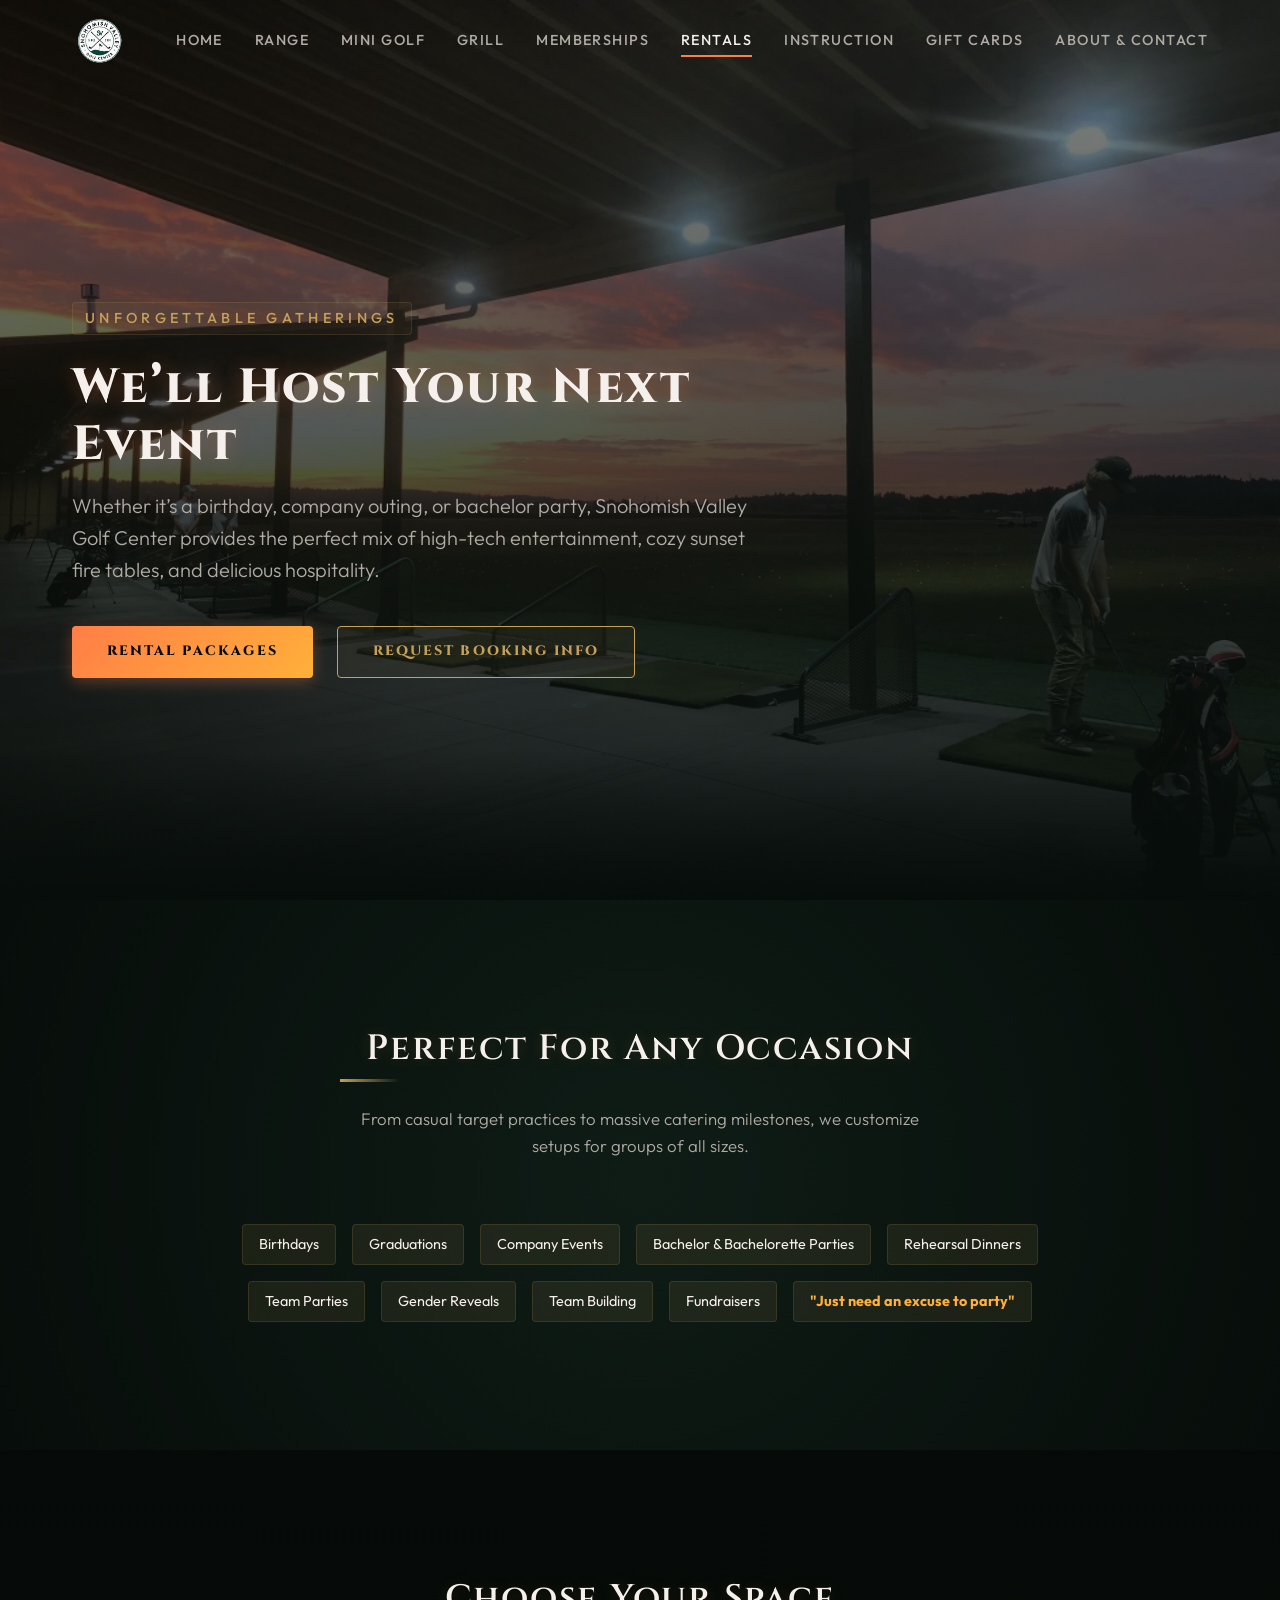
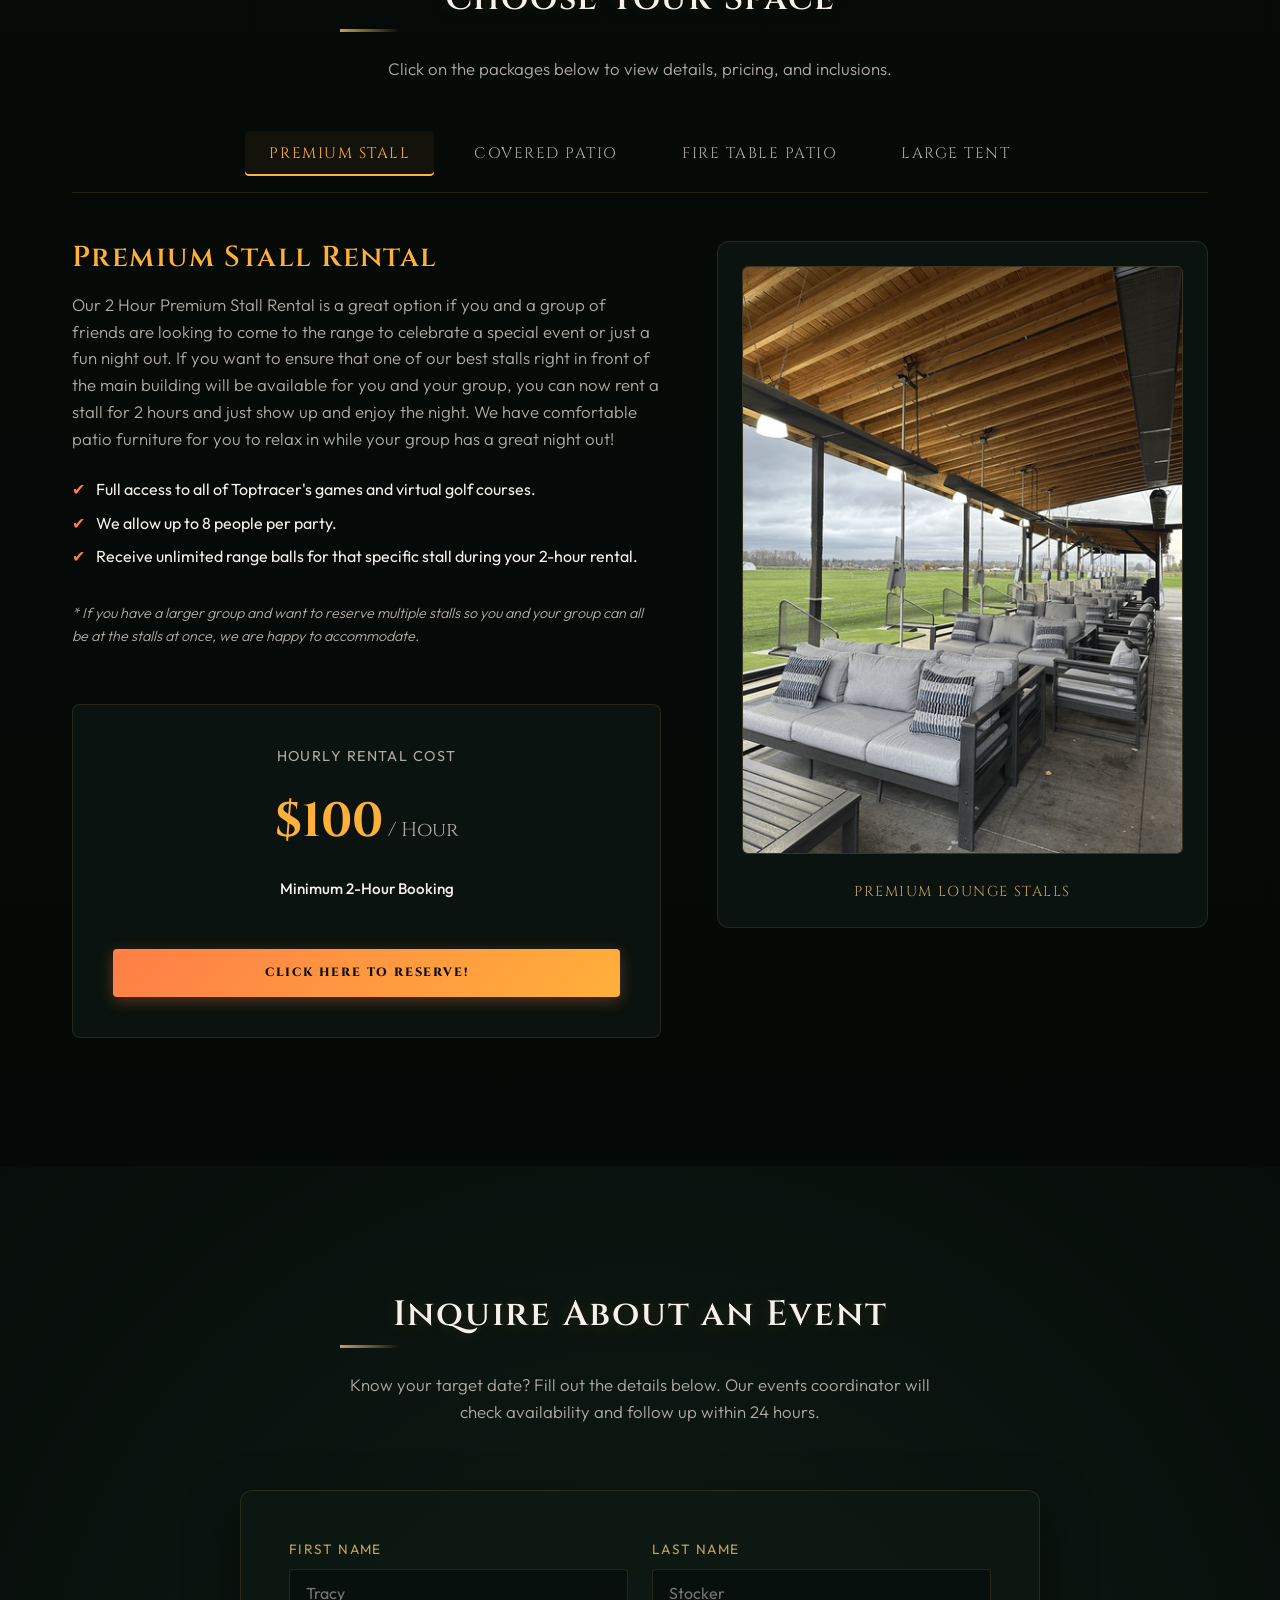
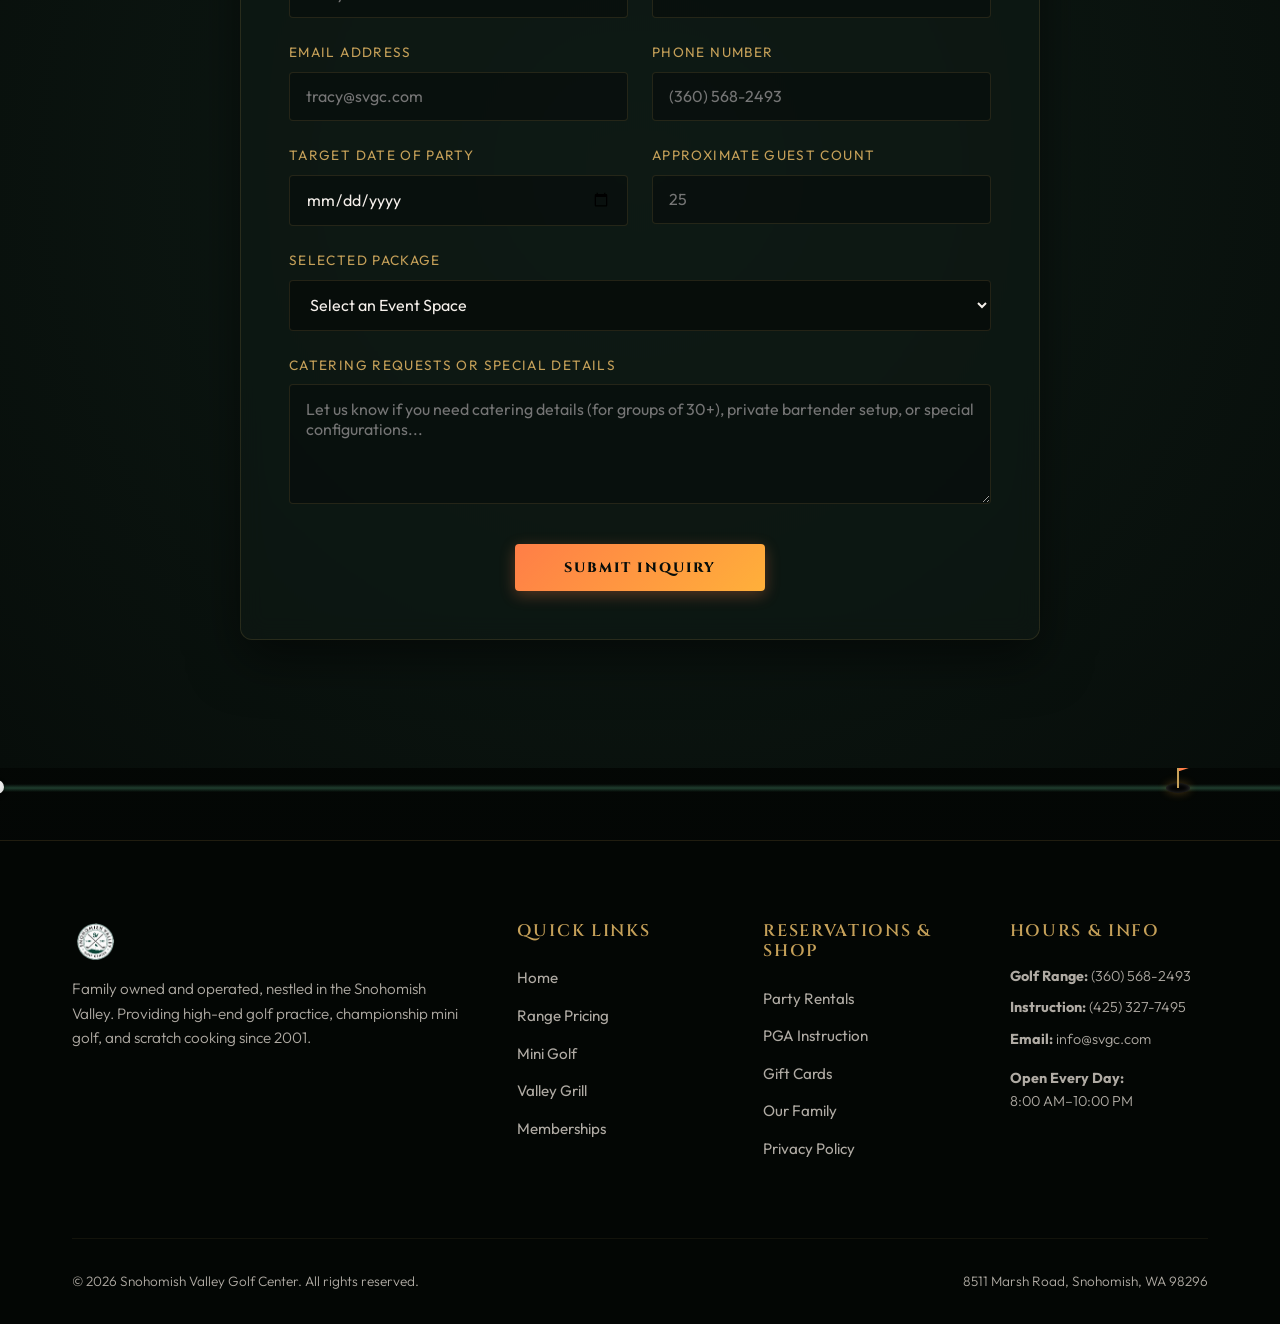
<file: rentals.html>
<!DOCTYPE html>
<html lang="en">
<head>
    <meta charset="UTF-8">
    <meta name="viewport" content="width=device-width, initial-scale=1.0">
    <meta name="description" content="Host your next event at Snohomish Valley Golf Center. Rent a Premium Stall, Covered Patio, Fire Table Patio with sunset views, or our 7,200 sq ft Large Tent. View packages, pricing, and fill out our inquiry form.">
    <title>Party Rentals & Event Spaces | Snohomish Valley Golf Center</title>
    <link rel="icon" type="image/svg+xml" href="assets/svgc.svg">
    <link rel="stylesheet" href="style.css">
</head>
<body>

    <!-- STICKY NAVIGATION HEADER -->
    <header>
        <div class="container navbar">
            <a href="index.html" class="logo">
                <img src="assets/svgc.svg" alt="Snohomish Valley Golf Center Logo" class="logo-img">
            </a>
            <button class="nav-toggle" aria-label="Toggle Menu">
                <span></span>
                <span></span>
                <span></span>
            </button>
            <ul class="nav-links">
                <li><a href="index.html">Home</a></li>
                <li><a href="toptracer.html">Range</a></li>
                <li><a href="mini-golf.html">Mini Golf</a></li>
                <li><a href="grill.html">Grill</a></li>
                <li><a href="memberships.html">Memberships</a></li>
                <li class="active"><a href="rentals.html">Rentals</a></li>
                <li><a href="pro-shop.html">Instruction</a></li>
                <li><a href="gift-cards.html">Gift Cards</a></li>
                <li><a href="about.html">About & Contact</a></li>
            </ul>
        </div>
    </header>

    <!-- HERO SECTION -->
    <section class="hero" style="background: linear-gradient(rgba(7, 13, 10, 0.5), rgba(7, 13, 10, 0.9)), url('assets/hero_sunset_range.jpg') no-repeat center center/cover;">
        <div class="container">
            <div class="hero-content">
                <span class="hero-tagline">Unforgettable Gatherings</span>
                <h1>We’ll Host Your Next Event</h1>
                <p class="hero-desc">Whether it’s a birthday, company outing, or bachelor party, Snohomish Valley Golf Center provides the perfect mix of high-tech entertainment, cozy sunset fire tables, and delicious hospitality.</p>
                <div class="btn-group">
                    <a href="#packages" class="btn btn-primary">Rental Packages</a>
                    <a href="#inquiry" class="btn btn-secondary">Request Booking Info</a>
                </div>
            </div>
        </div>
    </section>

    <!-- EVENT TYPES TEASER -->
    <section class="section section-dark">
        <div class="container">
            <div style="text-align: center; max-width: 600px; margin: 0 auto 4rem auto;">
                <h2>Perfect For Any Occasion</h2>
                <p>From casual target practices to massive catering milestones, we customize setups for groups of all sizes.</p>
            </div>
            
            <div style="display: flex; gap: 1rem; flex-wrap: wrap; justify-content: center; max-width: 800px; margin: 0 auto;">
                <span style="font-size: 0.9rem; background: rgba(197, 160, 89, 0.1); border: 1px solid var(--border-color); padding: 0.5rem 1rem; border-radius: 4px; color: var(--text-cream);">Birthdays</span>
                <span style="font-size: 0.9rem; background: rgba(197, 160, 89, 0.1); border: 1px solid var(--border-color); padding: 0.5rem 1rem; border-radius: 4px; color: var(--text-cream);">Graduations</span>
                <span style="font-size: 0.9rem; background: rgba(197, 160, 89, 0.1); border: 1px solid var(--border-color); padding: 0.5rem 1rem; border-radius: 4px; color: var(--text-cream);">Company Events</span>
                <span style="font-size: 0.9rem; background: rgba(197, 160, 89, 0.1); border: 1px solid var(--border-color); padding: 0.5rem 1rem; border-radius: 4px; color: var(--text-cream);">Bachelor & Bachelorette Parties</span>
                <span style="font-size: 0.9rem; background: rgba(197, 160, 89, 0.1); border: 1px solid var(--border-color); padding: 0.5rem 1rem; border-radius: 4px; color: var(--text-cream);">Rehearsal Dinners</span>
                <span style="font-size: 0.9rem; background: rgba(197, 160, 89, 0.1); border: 1px solid var(--border-color); padding: 0.5rem 1rem; border-radius: 4px; color: var(--text-cream);">Team Parties</span>
                <span style="font-size: 0.9rem; background: rgba(197, 160, 89, 0.1); border: 1px solid var(--border-color); padding: 0.5rem 1rem; border-radius: 4px; color: var(--text-cream);">Gender Reveals</span>
                <span style="font-size: 0.9rem; background: rgba(197, 160, 89, 0.1); border: 1px solid var(--border-color); padding: 0.5rem 1rem; border-radius: 4px; color: var(--text-cream);">Team Building</span>
                <span style="font-size: 0.9rem; background: rgba(197, 160, 89, 0.1); border: 1px solid var(--border-color); padding: 0.5rem 1rem; border-radius: 4px; color: var(--text-cream);">Fundraisers</span>
                <span style="font-size: 0.9rem; background: rgba(197, 160, 89, 0.1); border: 1px solid var(--border-color); padding: 0.5rem 1rem; border-radius: 4px; color: var(--secondary-amber); font-weight: bold;">"Just need an excuse to party"</span>
            </div>
        </div>
    </section>

    <!-- PACKAGES TABS SECTION -->
    <section class="section" id="packages">
        <div class="container">
            <div style="text-align: center; max-width: 600px; margin: 0 auto 3rem auto;">
                <h2>Choose Your Space</h2>
                <p>Click on the packages below to view details, pricing, and inclusions.</p>
            </div>

            <!-- Tab Buttons -->
            <div class="tabs-nav">
                <button class="tab-btn active" data-tab="stall">Premium Stall</button>
                <button class="tab-btn" data-tab="covered">Covered Patio</button>
                <button class="tab-btn" data-tab="fire">Fire Table Patio</button>
                <button class="tab-btn" data-tab="tent">Large Tent</button>
            </div>

            <!-- Tab Contents -->
            <div class="tabs-container">
                
                <!-- Tab 1: Premium Stall -->
                <div class="tab-content active" id="stall">
                    <div style="display: flex; flex-direction: column; gap: 2rem;">
                        <div>
                            <h3 style="font-size: 1.8rem; color: var(--secondary-amber); margin-bottom: 1rem;">Premium Stall Rental</h3>
                            <p>Our 2 Hour Premium Stall Rental is a great option if you and a group of friends are looking to come to the range to celebrate a special event or just a fun night out. If you want to ensure that one of our best stalls right in front of the main building will be available for you and your group, you can now rent a stall for 2 hours and just show up and enjoy the night. We have comfortable patio furniture for you to relax in while your group has a great night out!</p>
                            <ul style="list-style: none; margin-bottom: 2rem;">
                                <li style="margin-bottom: 0.5rem; color: var(--text-cream);"><span style="color: var(--primary-sunset); margin-right: 0.5rem;">&#10004;</span> Full access to all of Toptracer's games and virtual golf courses.</li>
                                <li style="margin-bottom: 0.5rem; color: var(--text-cream);"><span style="color: var(--primary-sunset); margin-right: 0.5rem;">&#10004;</span> We allow up to 8 people per party.</li>
                                <li style="margin-bottom: 0.5rem; color: var(--text-cream);"><span style="color: var(--primary-sunset); margin-right: 0.5rem;">&#10004;</span> Receive unlimited range balls for that specific stall during your 2-hour rental.</li>
                            </ul>
                            <p style="font-size: 0.9rem; font-style: italic; color: var(--text-muted);">* If you have a larger group and want to reserve multiple stalls so you and your group can all be at the stalls at once, we are happy to accommodate.</p>
                        </div>
                        <div style="background: var(--bg-card); border: 1px solid var(--border-color); border-radius: 8px; padding: 2.5rem; display: flex; flex-direction: column; justify-content: center; text-align: center;">
                            <span style="font-size: 0.9rem; text-transform: uppercase; letter-spacing: 0.1em; color: var(--text-muted);">Hourly Rental Cost</span>
                            <div style="font-family: var(--font-heading); font-size: 3rem; color: var(--secondary-amber); font-weight: bold; margin: 1rem 0;">$100<span style="font-size: 1.25rem; font-weight: normal; color: var(--text-muted);"> / Hour</span></div>
                            <p style="font-size: 0.95rem; color: var(--text-cream); font-weight: 500;">Minimum 2-Hour Booking</p>
                            <a href="#inquiry" class="btn btn-primary" style="margin-top: 1.5rem; font-size: 0.75rem;">Click Here to Reserve!</a>
                        </div>
                    </div>
                    <div class="flyer-card">
                        <img src="assets/premium-stall-rental.png" alt="SVGC Premium Stall Rental Lounge Chairs" class="flyer-img" loading="lazy">
                        <div style="text-align: center;">
                            <span style="font-family: var(--font-heading); color: var(--brass-gold); font-size: 0.9rem; text-transform: uppercase; letter-spacing: 0.1em;">Premium Lounge Stalls</span>
                        </div>
                    </div>
                </div>

                <!-- Tab 2: Covered Patio -->
                <div class="tab-content" id="covered">
                    <div style="display: flex; flex-direction: column; gap: 2rem;">
                        <div>
                            <h3 style="font-size: 1.8rem; color: var(--secondary-amber); margin-bottom: 1rem;">Covered Patio Rental</h3>
                            <p>The covered patio is 20’ x 20’ with an additional 400 square feet that is outside. The covered area will keep you shaded on a sunny day and dry in the rain. It is a more casual space than our Fire Table Patio with the added benefit of the cover.</p>
                            <p style="font-size: 0.95rem; color: var(--text-cream); margin-top: 1rem;"><strong>Party Rental Includes:</strong></p>
                            <ul style="list-style: none; margin-bottom: 1.5rem; padding-left: 0.5rem; display: flex; flex-direction: column; gap: 0.35rem;">
                                <li style="font-size: 0.9rem; color: var(--text-muted);"><span style="color: var(--primary-sunset); margin-right: 0.5rem;">&#10004;</span> Private Reservation for 1 hour of full access to the Covered Patio.</li>
                                <li style="font-size: 0.9rem; color: var(--text-muted);"><span style="color: var(--primary-sunset); margin-right: 0.5rem;">&#10004;</span> Eight 8ft long picnic tables.</li>
                                <li style="font-size: 0.9rem; color: var(--text-muted);"><span style="color: var(--primary-sunset); margin-right: 0.5rem;">&#10004;</span> Additional 6 foot tables for food and/or presents.</li>
                                <li style="font-size: 0.9rem; color: var(--text-muted);"><span style="color: var(--primary-sunset); margin-right: 0.5rem;">&#10004;</span> Access to the fully catered menu for groups of at least 30 people.</li>
                            </ul>
                            <p style="font-size: 0.85rem; font-style: italic; color: var(--text-muted);">* The rental is for the patio space only. All other activities (mini golf, range buckets, etc.), food, and beverages are in addition to the patio rental. No outside food is allowed at the facility.</p>
                        </div>
                        <div style="background: var(--bg-card); border: 1px solid var(--border-color); border-radius: 8px; padding: 2.5rem; display: flex; flex-direction: column; justify-content: center; text-align: center;">
                            <span style="font-size: 0.9rem; text-transform: uppercase; letter-spacing: 0.1em; color: var(--text-muted);">Rental Rates</span>
                            <div style="font-family: var(--font-heading); font-size: 3rem; color: var(--secondary-amber); font-weight: bold; margin: 0.5rem 0;">$125.00</div>
                            <p style="font-size: 0.9rem; color: var(--text-muted); margin-bottom: 1.5rem;">For the First Hour</p>
                            <div style="font-family: var(--font-heading); font-size: 2rem; color: var(--brass-gold); font-weight: bold; margin-bottom: 0.5rem;">+$75.00</div>
                            <p style="font-size: 0.9rem; color: var(--text-muted);">Each Additional Hour</p>
                            <p style="font-size: 0.85rem; color: var(--text-muted); margin-top: 1rem;">Full Payment of rental space is required to hold your spot.</p>
                            <a href="#inquiry" class="btn btn-primary" style="margin-top: 1.5rem; font-size: 0.75rem;">Book Covered Patio</a>
                        </div>
                    </div>
                    <div class="flyer-card">
                        <img src="assets/picnic-pavilion.jpg" alt="Covered Patio Picnic Pavilion Layout" class="flyer-img" loading="lazy">
                        <div style="text-align: center;">
                            <span style="font-family: var(--font-heading); color: var(--brass-gold); font-size: 0.9rem; text-transform: uppercase; letter-spacing: 0.1em;">Covered Picnic Pavilion</span>
                        </div>
                    </div>
                </div>

                <!-- Tab 3: Fire Table Patio -->
                <div class="tab-content" id="fire">
                    <div style="display: flex; flex-direction: column; gap: 2rem;">
                        <div>
                            <h3 style="font-size: 1.8rem; color: var(--secondary-amber); margin-bottom: 1rem;">Fire Table Patio Package</h3>
                            <p>The Fire Table Patio is a more decorative patio with a beautiful concrete Wood Plank floor and two 8 foot long fire tables in the middle. These fire tables will add warmth and atmosphere to your party. With the best sunset views on the property, your guests are sure to leave happy. Restaurant style patio table and chair seating for up to 50.</p>
                            <p style="font-size: 0.95rem; color: var(--text-cream); margin-top: 1rem;"><strong>Patio Rental Includes:</strong></p>
                            <ul style="list-style: none; margin-bottom: 1rem; padding-left: 0.5rem; display: flex; flex-direction: column; gap: 0.35rem;">
                                <li style="font-size: 0.9rem; color: var(--text-muted);"><span style="color: var(--primary-sunset); margin-right: 0.5rem;">&#10004;</span> Private Reservation for 1 hour of full access to the Fire Table Patio.</li>
                                <li style="font-size: 0.9rem; color: var(--text-muted);"><span style="color: var(--primary-sunset); margin-right: 0.5rem;">&#10004;</span> Two 8ft long fire tables w/ seating for 8 people or more.</li>
                                <li style="font-size: 0.9rem; color: var(--text-muted);"><span style="color: var(--primary-sunset); margin-right: 0.5rem;">&#10004;</span> Access to the fully catered menu for groups of at least 30 people.</li>
                            </ul>
                            <p style="font-size: 0.95rem; color: var(--text-cream); margin-top: 0.5rem;"><strong>Additional Options:</strong></p>
                            <ul style="list-style: none; margin-bottom: 1.5rem; padding-left: 0.5rem; display: flex; flex-direction: column; gap: 0.35rem;">
                                <li style="font-size: 0.9rem; color: var(--text-muted);"><span style="color: var(--brass-gold); margin-right: 0.5rem;">&#9656;</span> Each additional hour on the patio: $100.</li>
                                <li style="font-size: 0.9rem; color: var(--text-muted);"><span style="color: var(--brass-gold); margin-right: 0.5rem;">&#9656;</span> Catered Meals for groups of 30 or more.</li>
                                <li style="font-size: 0.9rem; color: var(--text-muted);"><span style="color: var(--brass-gold); margin-right: 0.5rem;">&#9656;</span> Non-Alcoholic Beverages on ice at the patio.</li>
                                <li style="font-size: 0.9rem; color: var(--text-muted);"><span style="color: var(--brass-gold); margin-right: 0.5rem;">&#9656;</span> Private Bartender available (minimum purchase necessary).</li>
                            </ul>
                            <p style="font-size: 0.85rem; font-style: italic; color: var(--text-muted);">* The rental is for the patio space only. All other activities (mini golf, range buckets, etc.), food, and beverages are in addition to the patio rental. No outside food is allowed at the facility.</p>
                        </div>
                        <div style="background: var(--bg-card); border: 1px solid var(--border-color); border-radius: 8px; padding: 2.5rem; display: flex; flex-direction: column; justify-content: center; text-align: center;">
                            <span style="font-size: 0.9rem; text-transform: uppercase; letter-spacing: 0.1em; color: var(--text-muted);">Rental Rates</span>
                            <div style="font-family: var(--font-heading); font-size: 3rem; color: var(--secondary-amber); font-weight: bold; margin: 0.5rem 0;">$150.00</div>
                            <p style="font-size: 0.9rem; color: var(--text-muted); margin-bottom: 1.5rem;">For the First Hour</p>
                            <div style="font-family: var(--font-heading); font-size: 2rem; color: var(--brass-gold); font-weight: bold; margin-bottom: 0.5rem;">+$100.00</div>
                            <p style="font-size: 0.9rem; color: var(--text-muted);">Each Additional Hour</p>
                            <p style="font-size: 0.85rem; color: var(--text-muted); margin-top: 1rem;">Full payment of patio rental is required to hold your spot.</p>
                            <a href="#inquiry" class="btn btn-primary" style="margin-top: 1.5rem; font-size: 0.75rem;">Book Fire Table Patio</a>
                        </div>
                    </div>
                    <div class="flyer-card">
                        <img src="assets/firepit-patio-sunset.jpg" alt="Fire Pit Patio and Sunset Lounge Setup" class="flyer-img" loading="lazy">
                        <div style="text-align: center;">
                            <span style="font-family: var(--font-heading); color: var(--brass-gold); font-size: 0.9rem; text-transform: uppercase; letter-spacing: 0.1em;">Fire Pit Patio Sunset</span>
                        </div>
                    </div>
                </div>

                <!-- Tab 4: Large Tent -->
                <div class="tab-content" id="tent">
                    <div style="display: flex; flex-direction: column; gap: 2rem;">
                        <div>
                            <h3 style="font-size: 1.8rem; color: var(--secondary-amber); margin-bottom: 1rem;">Large Covered Tent Rental</h3>
                            <p>Our expansive 7,200 square foot tented patio offers a beautiful, covered outdoor setting that’s ideal for hosting larger gatherings and special occasions. Designed to comfortably accommodate big groups, this versatile space is perfect for everything from birthday parties and corporate events to family celebrations and social get togethers. With plenty of room to spread out, mingle, and enjoy the atmosphere, it’s especially well-suited for parties of 50 or more guests.</p>
                            <p style="font-size: 0.95rem; color: var(--text-cream); margin-top: 1rem;"><strong>Rental Includes:</strong></p>
                            <ul style="list-style: none; margin-bottom: 1rem; padding-left: 0.5rem; display: flex; flex-direction: column; gap: 0.35rem;">
                                <li style="font-size: 0.9rem; color: var(--text-muted);"><span style="color: var(--primary-sunset); margin-right: 0.5rem;">&#10004;</span> Tables and chairs to accommodate different size parties.</li>
                                <li style="font-size: 0.9rem; color: var(--text-muted);"><span style="color: var(--primary-sunset); margin-right: 0.5rem;">&#10004;</span> Catered Meals for groups of 30 or more.</li>
                            </ul>
                            <p style="font-size: 0.95rem; color: var(--text-cream); margin-top: 0.5rem;"><strong>Additional Options:</strong></p>
                            <ul style="list-style: none; margin-bottom: 1.5rem; padding-left: 0.5rem; display: flex; flex-direction: column; gap: 0.35rem;">
                                <li style="font-size: 0.9rem; color: var(--text-muted);"><span style="color: var(--brass-gold); margin-right: 0.5rem;">&#9656;</span> Private Bartender available (minimum purchase necessary).</li>
                                <li style="font-size: 0.9rem; color: var(--text-muted);"><span style="color: var(--brass-gold); margin-right: 0.5rem;">&#9656;</span> Non-Alcoholic beverages on ice, in the tent.</li>
                            </ul>
                        </div>
                        <div style="background: var(--bg-card); border: 1px solid var(--border-color); border-radius: 8px; padding: 2.5rem; display: flex; flex-direction: column; justify-content: center; text-align: center;">
                            <span style="font-size: 0.9rem; text-transform: uppercase; letter-spacing: 0.1em; color: var(--text-muted);">Rental Cost</span>
                            <div style="font-family: var(--font-heading); font-size: 2.2rem; color: var(--secondary-amber); font-weight: bold; margin: 1.5rem 0;">TBD</div>
                            <p style="font-size: 0.95rem; color: var(--text-cream); font-weight: 500;">Based on Event Size & Day</p>
                            <p style="font-size: 0.85rem; color: var(--text-muted); margin-top: 1rem;">Full payment of tent rental is required to hold your spot.</p>
                            <a href="#inquiry" class="btn btn-primary" style="margin-top: 1.5rem; font-size: 0.75rem;">Inquire Rates</a>
                        </div>
                    </div>
                    <div class="flyer-card">
                        <img src="assets/event-tent-party-setup.jpg" alt="Large Event Tent Party Tables Setup" class="flyer-img" loading="lazy">
                        <div style="text-align: center;">
                            <span style="font-family: var(--font-heading); color: var(--brass-gold); font-size: 0.9rem; text-transform: uppercase; letter-spacing: 0.1em;">Large Event Tent</span>
                        </div>
                    </div>
                </div>

            </div>
        </div>
    </section>

    <!-- INQUIRY FORM -->
    <section class="section section-dark" id="inquiry">
        <div class="container">
            <div style="text-align: center; max-width: 600px; margin: 0 auto 4rem auto;">
                <h2>Inquire About an Event</h2>
                <p>Know your target date? Fill out the details below. Our events coordinator will check availability and follow up within 24 hours.</p>
            </div>

            <div class="contact-form-wrapper">
                <form class="svgc-form" id="eventInquiryForm">
                    <div class="form-grid">
                        <div class="form-group">
                            <label for="eFirstName">First Name</label>
                            <input type="text" id="eFirstName" class="form-control" placeholder="Tracy" required>
                        </div>
                        <div class="form-group">
                            <label for="eLastName">Last Name</label>
                            <input type="text" id="eLastName" class="form-control" placeholder="Stocker" required>
                        </div>
                        <div class="form-group">
                            <label for="eEmail">Email Address</label>
                            <input type="email" id="eEmail" class="form-control" placeholder="tracy@svgc.com" required>
                        </div>
                        <div class="form-group">
                            <label for="ePhone">Phone Number</label>
                            <input type="tel" id="ePhone" class="form-control" placeholder="(360) 568-2493" required>
                        </div>
                        <div class="form-group">
                            <label for="eDate">Target Date of Party</label>
                            <input type="date" id="eDate" class="form-control" required>
                        </div>
                        <div class="form-group">
                            <label for="eGuests">Approximate Guest Count</label>
                            <input type="number" id="eGuests" class="form-control" placeholder="25" min="1" required>
                        </div>
                        <div class="form-group form-full">
                            <label for="ePackage">Selected Package</label>
                            <select id="ePackage" class="form-control" style="background-color: #070d0a;" required>
                                <option value="" disabled selected>Select an Event Space</option>
                                <option value="stall">Premium Stall Rental ($100/hr)</option>
                                <option value="covered">Covered Patio Rental ($125/hr)</option>
                                <option value="fire">Fire Table Patio Rental ($150/hr)</option>
                                <option value="tent">Large Tent Rental (Custom Quote)</option>
                            </select>
                        </div>
                        <div class="form-group form-full">
                            <label for="eMessage">Catering requests or special details</label>
                            <textarea id="eMessage" class="form-control" placeholder="Let us know if you need catering details (for groups of 30+), private bartender setup, or special configurations..."></textarea>
                        </div>
                        <div class="form-full" style="text-align: center; margin-top: 1rem;">
                            <button type="submit" class="btn btn-primary" style="width: 250px;">Submit Inquiry</button>
                        </div>
                    </div>
                </form>
            </div>
        </div>
    </section>

    <!-- PERFECT PUTT ANIMATED SEPARATOR -->
    <div class="putt-track-container">
        <div class="putt-track">
            <div class="putt-ball"></div>
            <div class="putt-hole"></div>
            <div class="putt-flag"></div>
        </div>
    </div>

    <!-- GLOBAL FOOTER -->
    <footer>
        <div class="container">
            <div class="footer-grid">
                <div class="footer-info-col">
                    <a href="index.html" class="logo" style="margin-bottom: 1rem;">
                        <img src="assets/svgc.svg" alt="Snohomish Valley Golf Center Logo" class="logo-img" style="height: 40px;">
                    </a>
                    <p>Family owned and operated, nestled in the Snohomish Valley. Providing high-end golf practice, championship mini golf, and scratch cooking since 2001.</p>
                </div>
                <div class="footer-col">
                    <h4>Quick Links</h4>
                    <ul class="footer-links">
                        <li><a href="index.html">Home</a></li>
                        <li><a href="toptracer.html">Range Pricing</a></li>
                        <li><a href="mini-golf.html">Mini Golf</a></li>
                        <li><a href="grill.html">Valley Grill</a></li>
                        <li><a href="memberships.html">Memberships</a></li>
                    </ul>
                </div>
                <div class="footer-col">
                    <h4>Reservations & Shop</h4>
                    <ul class="footer-links">
                        <li><a href="rentals.html">Party Rentals</a></li>
                        <li><a href="pro-shop.html">PGA Instruction</a></li>
                        <li><a href="gift-cards.html">Gift Cards</a></li>
                        <li><a href="about.html">Our Family</a></li>
                        <li><a href="privacy.html">Privacy Policy</a></li>
                    </ul>
                </div>
                <div class="footer-col">
                    <h4>Hours & Info</h4>
                    <p style="font-size: 0.9rem; margin-bottom: 0.5rem;"><strong>Golf Range:</strong> (360) 568-2493</p>
                    <p style="font-size: 0.9rem; margin-bottom: 0.5rem;"><strong>Instruction:</strong> (425) 327-7495</p>
                    <p style="font-size: 0.9rem; margin-bottom: 1rem;"><strong>Email:</strong> info@svgc.com</p>
                    <p style="font-size: 0.9rem;"><strong>Open Every Day:</strong><br>8:00 AM–10:00 PM</p>
                </div>
            </div>
            <div class="footer-bottom">
                <p>&copy; 2026 Snohomish Valley Golf Center. All rights reserved.</p>
                <p>8511 Marsh Road, Snohomish, WA 98296</p>
            </div>
        </div>
    </footer>

    <script src="app.js"></script>
</body>
</html>
</file>
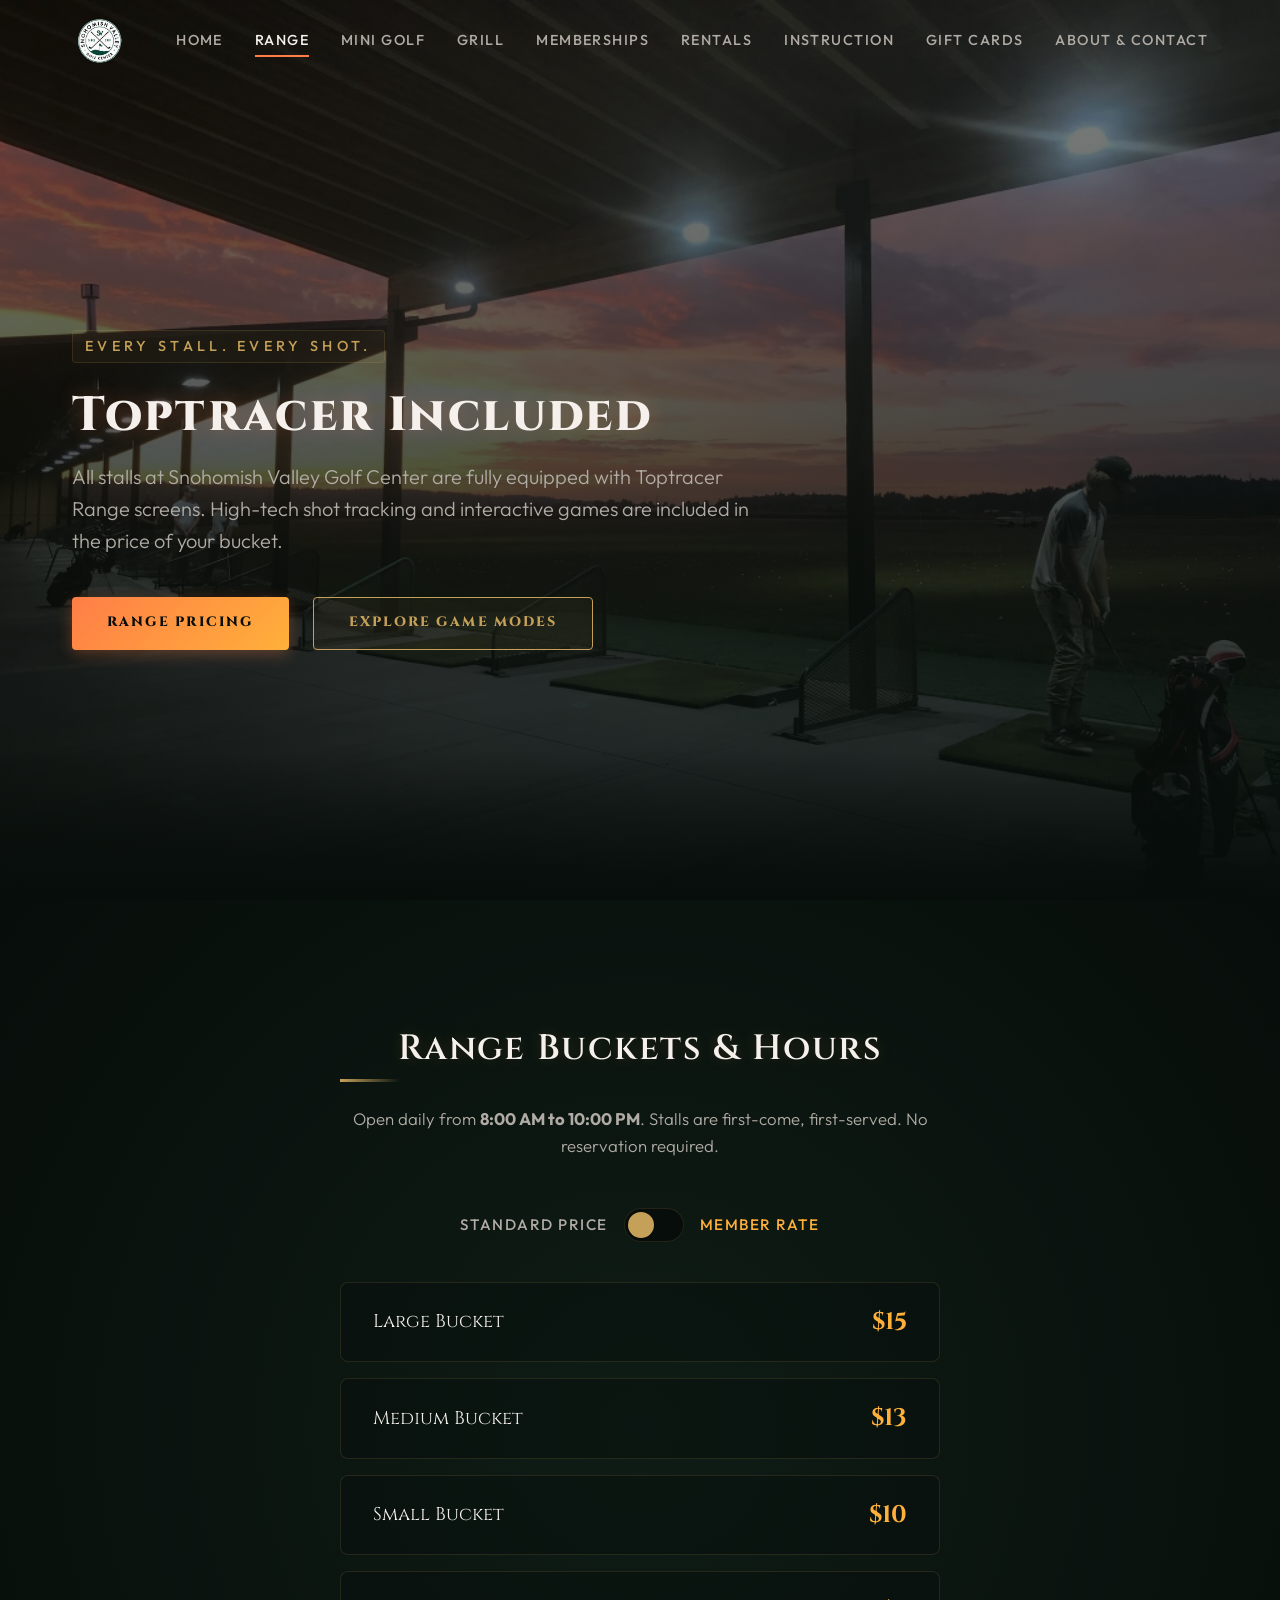
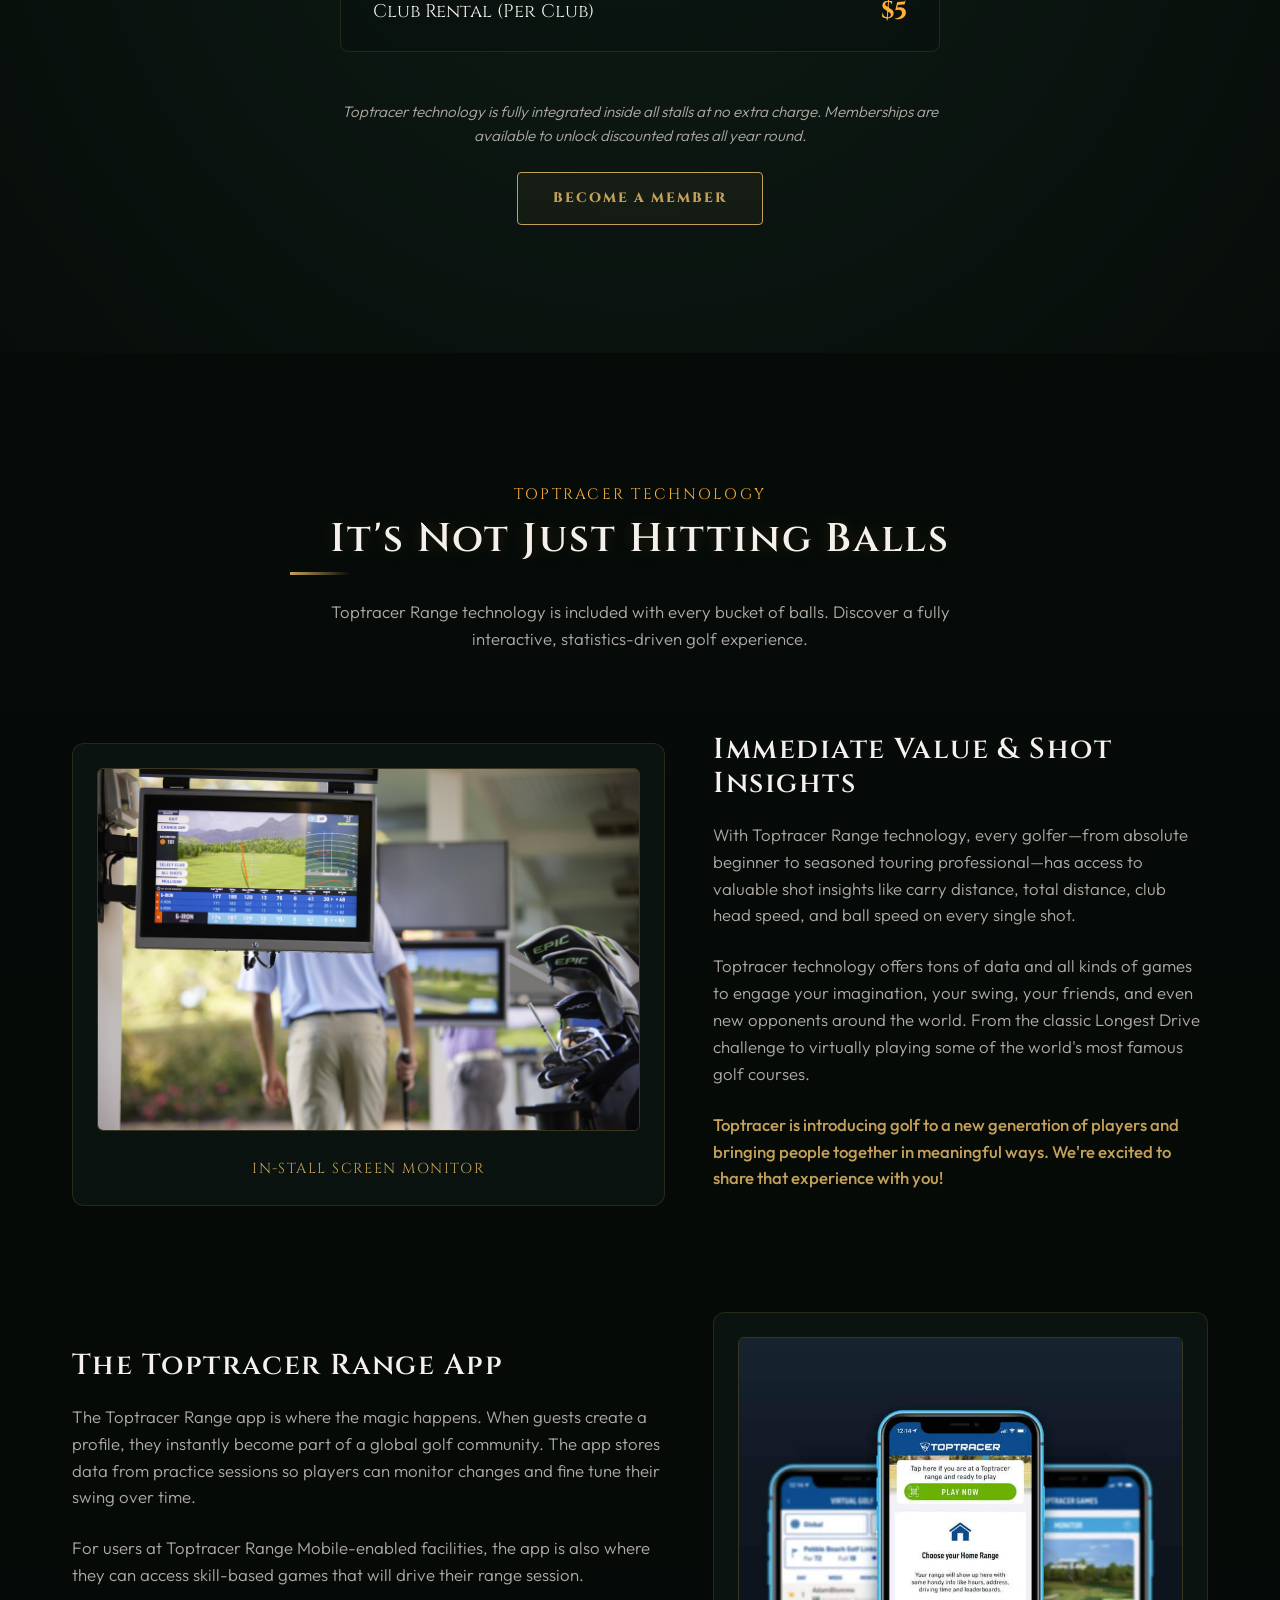
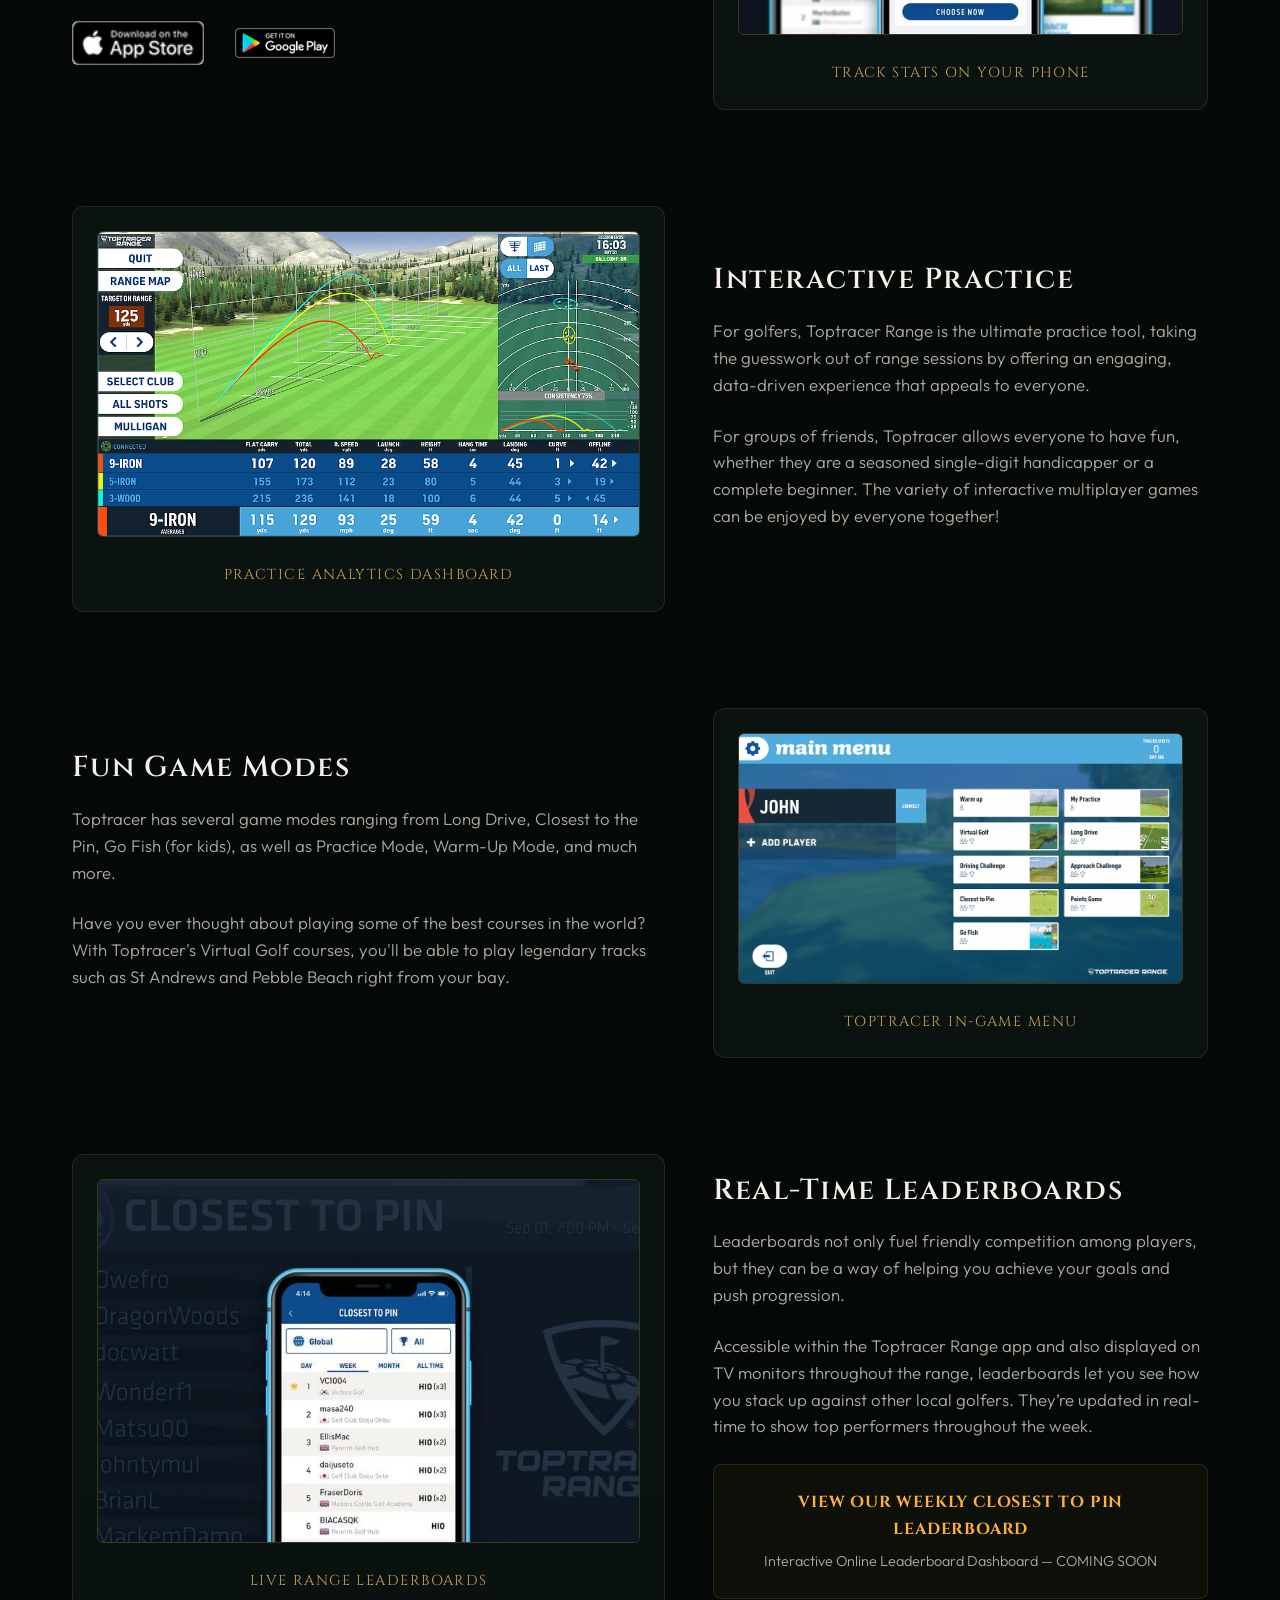
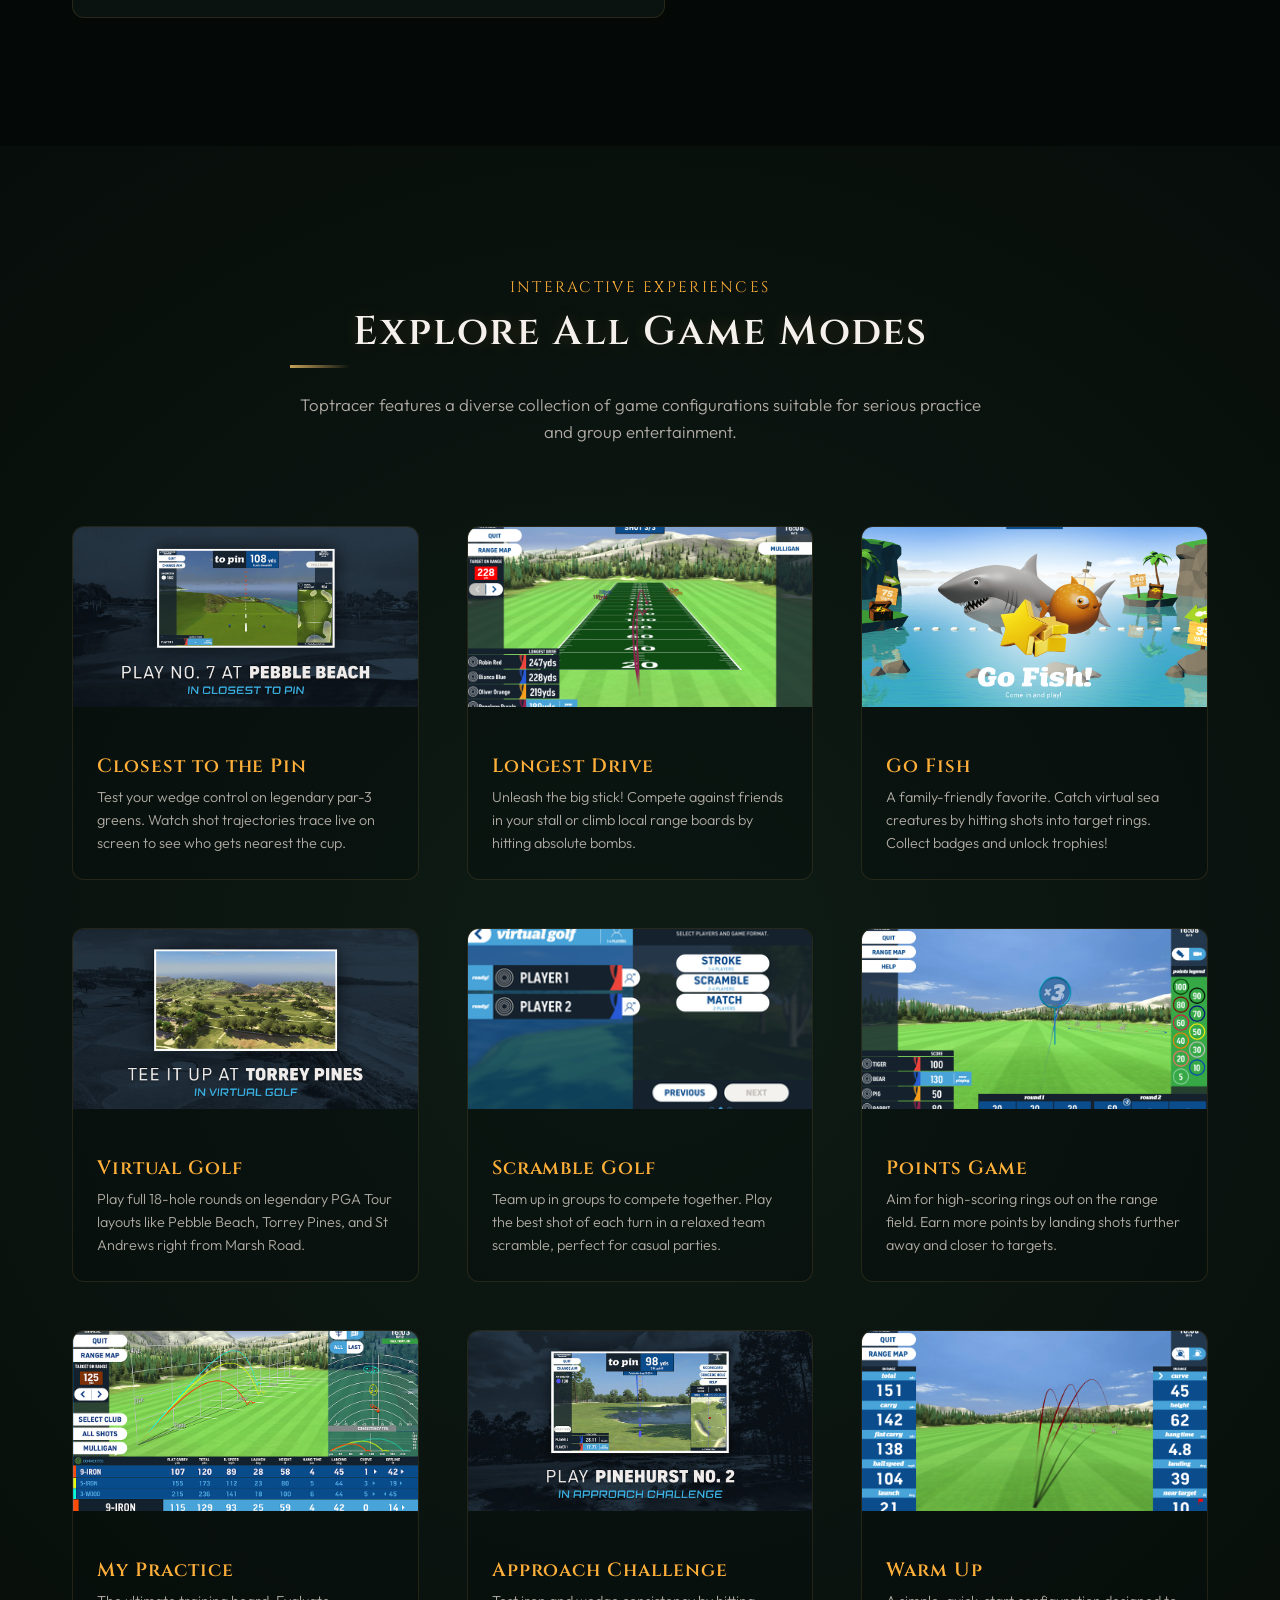
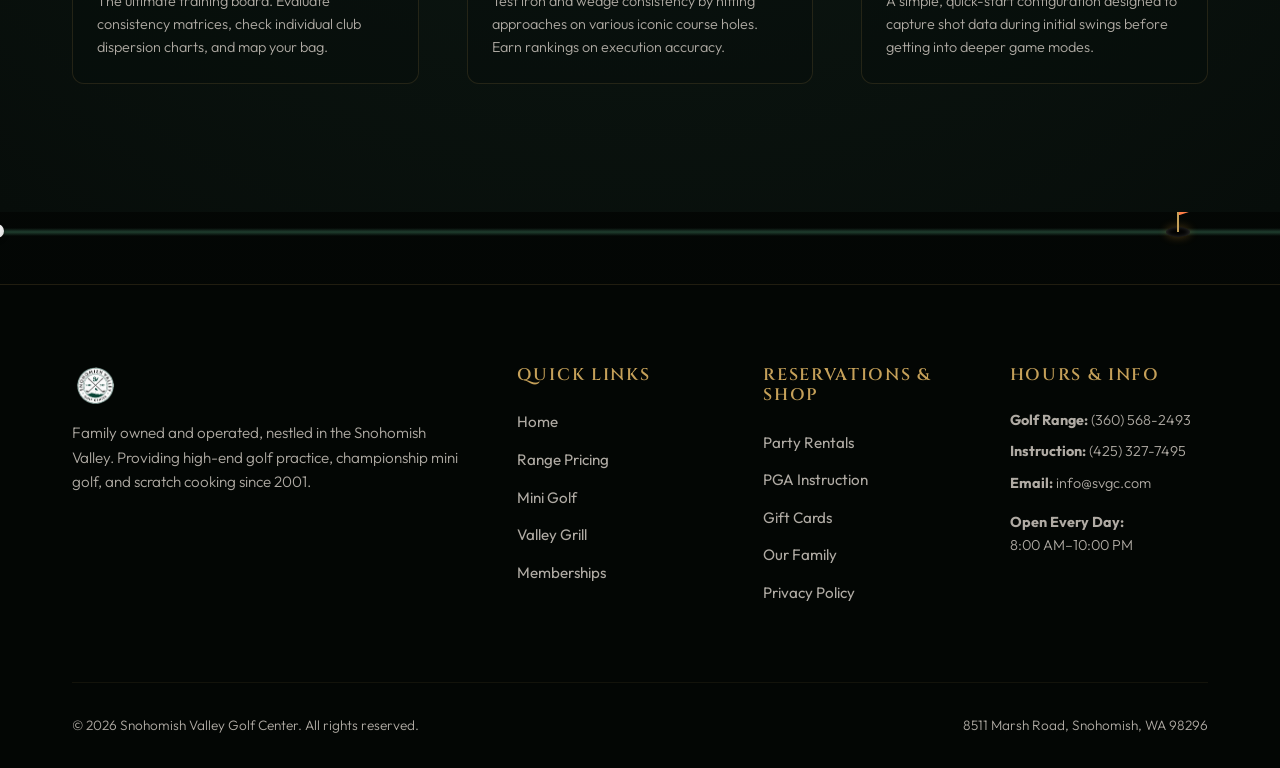
<file: toptracer.html>
<!DOCTYPE html>
<html lang="en">
<head>
    <meta charset="UTF-8">
    <meta name="viewport" content="width=device-width, initial-scale=1.0">
    <meta name="description" content="Discover Toptracer Range at Snohomish Valley Golf Center. Every stall is equipped with Toptracer tracking technology, included free with every bucket of balls. Learn about our range pricing, game modes, and TrackMan 4 services.">
    <title>Toptracer Range & Driving Range | Snohomish Valley Golf Center</title>
    <link rel="icon" type="image/svg+xml" href="assets/svgc.svg">
    <link rel="stylesheet" href="style.css">
</head>
<body>

    <!-- STICKY NAVIGATION HEADER -->
    <header>
        <div class="container navbar">
            <a href="index.html" class="logo">
                <img src="assets/svgc.svg" alt="Snohomish Valley Golf Center Logo" class="logo-img">
            </a>
            <button class="nav-toggle" aria-label="Toggle Menu">
                <span></span>
                <span></span>
                <span></span>
            </button>
            <ul class="nav-links">
                <li><a href="index.html">Home</a></li>
                <li class="active"><a href="toptracer.html">Range</a></li>
                <li><a href="mini-golf.html">Mini Golf</a></li>
                <li><a href="grill.html">Grill</a></li>
                <li><a href="memberships.html">Memberships</a></li>
                <li><a href="rentals.html">Rentals</a></li>
                <li><a href="pro-shop.html">Instruction</a></li>
                <li><a href="gift-cards.html">Gift Cards</a></li>
                <li><a href="about.html">About & Contact</a></li>
            </ul>
        </div>
    </header>

    <!-- RANGE HERO -->
    <section class="hero" style="background: linear-gradient(rgba(7, 13, 10, 0.5), rgba(7, 13, 10, 0.9)), url('assets/hero_sunset_range.jpg') no-repeat center center/cover;">
        <div class="container">
            <div class="hero-content">
                <span class="hero-tagline">Every Stall. Every Shot.</span>
                <h1>Toptracer Included</h1>
                <p class="hero-desc">All stalls at Snohomish Valley Golf Center are fully equipped with Toptracer Range screens. High-tech shot tracking and interactive games are included in the price of your bucket.</p>
                <div class="btn-group">
                    <a href="#pricing" class="btn btn-primary">Range Pricing</a>
                    <a href="#games" class="btn btn-secondary">Explore Game Modes</a>
                </div>
            </div>
        </div>
    </section>

    <!-- BUCKETS & PRICING -->
    <section class="section section-dark" id="pricing">
        <div class="container">
            <div style="text-align: center; max-width: 600px; margin: 0 auto 3rem auto;">
                <h2>Range Buckets & Hours</h2>
                <p>Open daily from <strong>8:00 AM to 10:00 PM</strong>. Stalls are first-come, first-served. No reservation required.</p>
            </div>

            <!-- Dynamic Pricing Toggle Widget -->
            <div class="price-toggle-container">
                <span class="toggle-label" style="color: var(--text-muted);">Standard Price</span>
                <label class="toggle-switch">
                    <input type="checkbox" id="priceToggle">
                    <span class="toggle-slider"></span>
                </label>
                <span class="toggle-label" style="color: var(--secondary-amber);">Member Rate</span>
            </div>

            <div style="max-width: 600px; margin: 0 auto 3rem auto;">
                <div class="price-card">
                    <span class="price-item-name">Large Bucket</span>
                    <span class="price-amount price-val" data-public="$15" data-member="$11">$15</span>
                </div>
                <div class="price-card">
                    <span class="price-item-name">Medium Bucket</span>
                    <span class="price-amount price-val" data-public="$13" data-member="$9">$13</span>
                </div>
                <div class="price-card">
                    <span class="price-item-name">Small Bucket</span>
                    <span class="price-amount price-val" data-public="$10" data-member="$6">$10</span>
                </div>
                <div class="price-card">
                    <span class="price-item-name">Club Rental (Per Club)</span>
                    <span class="price-amount">$5</span>
                </div>
            </div>

            <div style="text-align: center; max-width: 600px; margin: 0 auto;">
                <p style="font-size: 0.95rem; font-style: italic;">Toptracer technology is fully integrated inside all stalls at no extra charge. Memberships are available to unlock discounted rates all year round.</p>
                <a href="memberships.html" class="btn btn-secondary">Become a Member</a>
            </div>
        </div>
    </section>

    <!-- TECHNOLOGY SECTION -->
    <section class="section" id="technology">
        <div class="container">
            <div style="text-align: center; max-width: 700px; margin: 0 auto 5rem auto;">
                <span style="font-family: var(--font-heading); color: var(--secondary-amber); text-transform: uppercase; letter-spacing: 0.15em; font-size: 0.95rem;">Toptracer Technology</span>
                <h2 style="margin-top: 0.5rem; font-size: 2.5rem; line-height: 1.2;">It's Not Just Hitting Balls</h2>
                <p>Toptracer Range technology is included with every bucket of balls. Discover a fully interactive, statistics-driven golf experience.</p>
            </div>

            <!-- Technology Intro Row -->
            <div class="grid-2-cols" style="align-items: center; margin-bottom: 6rem;">
                <div class="flyer-card">
                    <img src="assets/toptracer-hero.png" alt="Toptracer Range Monitor Screen Setup" class="flyer-img" loading="lazy">
                    <div style="text-align: center;">
                        <span style="font-family: var(--font-heading); color: var(--brass-gold); font-size: 0.9rem; text-transform: uppercase; letter-spacing: 0.1em;">In-Stall Screen Monitor</span>
                    </div>
                </div>
                <div>
                    <h3 style="font-size: 1.8rem; color: var(--text-cream); margin-bottom: 1.25rem;">Immediate Value & Shot Insights</h3>
                    <p style="margin-bottom: 1.5rem; font-size: 1.05rem; line-height: 1.6;">With Toptracer Range technology, every golfer—from absolute beginner to seasoned touring professional—has access to valuable shot insights like carry distance, total distance, club head speed, and ball speed on every single shot.</p>
                    <p style="margin-bottom: 1.5rem; font-size: 1.05rem; line-height: 1.6;">Toptracer technology offers tons of data and all kinds of games to engage your imagination, your swing, your friends, and even new opponents around the world. From the classic Longest Drive challenge to virtually playing some of the world's most famous golf courses.</p>
                    <p style="font-size: 1.05rem; line-height: 1.6; color: var(--brass-gold); font-weight: 500;">Toptracer is introducing golf to a new generation of players and bringing people together in meaningful ways. We're excited to share that experience with you!</p>
                </div>
            </div>

            <!-- The App Row -->
            <div class="grid-2-cols" style="align-items: center; margin-bottom: 6rem;">
                <div>
                    <h3 style="font-size: 1.8rem; color: var(--text-cream); margin-bottom: 1.25rem;">The Toptracer Range App</h3>
                    <p style="margin-bottom: 1.5rem; font-size: 1.05rem; line-height: 1.6;">The Toptracer Range app is where the magic happens. When guests create a profile, they instantly become part of a global golf community. The app stores data from practice sessions so players can monitor changes and fine tune their swing over time.</p>
                    <p style="margin-bottom: 2rem; font-size: 1.05rem; line-height: 1.6;">For users at Toptracer Range Mobile-enabled facilities, the app is also where they can access skill-based games that will drive their range session.</p>
                    
                    <div style="display: flex; gap: 1.5rem; flex-wrap: wrap; align-items: center;">
                        <a href="https://itunes.apple.com/us/app/toptracer-range/id1336223555?mt=8" target="_blank" style="display: inline-block;">
                            <img src="assets/toptracer-appstore-badge.png" alt="Download on the App Store" style="height: 44px; border-radius: 6px; box-shadow: 0 4px 10px rgba(0,0,0,0.3);">
                        </a>
                        <a href="https://play.google.com/store/apps/details?id=com.toptracer.community&pcampaignid=MKT-Other-global-all-co-prtnr-py-PartBadge-Mar2515-1" target="_blank" style="display: inline-block;">
                            <img src="assets/toptracer-googleplay-badge.png" alt="Get it on Google Play" style="height: 44px; border-radius: 6px; box-shadow: 0 4px 10px rgba(0,0,0,0.3);">
                        </a>
                    </div>
                </div>
                <div class="flyer-card">
                    <img src="assets/toptracer-app.png" alt="Toptracer Range Mobile App Interface" class="flyer-img" loading="lazy">
                    <div style="text-align: center;">
                        <span style="font-family: var(--font-heading); color: var(--brass-gold); font-size: 0.9rem; text-transform: uppercase; letter-spacing: 0.1em;">Track Stats on Your Phone</span>
                    </div>
                </div>
            </div>

            <!-- Interactive Practice Row -->
            <div class="grid-2-cols" style="align-items: center; margin-bottom: 6rem;">
                <div class="flyer-card">
                    <img src="assets/toptracer-my-practice.png" alt="My Practice Mode Analytics Screen" class="flyer-img" loading="lazy">
                    <div style="text-align: center;">
                        <span style="font-family: var(--font-heading); color: var(--brass-gold); font-size: 0.9rem; text-transform: uppercase; letter-spacing: 0.1em;">Practice Analytics Dashboard</span>
                    </div>
                </div>
                <div>
                    <h3 style="font-size: 1.8rem; color: var(--text-cream); margin-bottom: 1.25rem;">Interactive Practice</h3>
                    <p style="margin-bottom: 1.5rem; font-size: 1.05rem; line-height: 1.6;">For golfers, Toptracer Range is the ultimate practice tool, taking the guesswork out of range sessions by offering an engaging, data-driven experience that appeals to everyone.</p>
                    <p style="font-size: 1.05rem; line-height: 1.6;">For groups of friends, Toptracer allows everyone to have fun, whether they are a seasoned single-digit handicapper or a complete beginner. The variety of interactive multiplayer games can be enjoyed by everyone together!</p>
                </div>
            </div>

            <!-- Game Modes & Leaderboards Row -->
            <div class="grid-2-cols" style="align-items: center; margin-bottom: 6rem;">
                <div>
                    <h3 style="font-size: 1.8rem; color: var(--text-cream); margin-bottom: 1.25rem;">Fun Game Modes</h3>
                    <p style="margin-bottom: 1.5rem; font-size: 1.05rem; line-height: 1.6;">Toptracer has several game modes ranging from Long Drive, Closest to the Pin, Go Fish (for kids), as well as Practice Mode, Warm-Up Mode, and much more.</p>
                    <p style="font-size: 1.05rem; line-height: 1.6;">Have you ever thought about playing some of the best courses in the world? With Toptracer's Virtual Golf courses, you'll be able to play legendary tracks such as St Andrews and Pebble Beach right from your bay.</p>
                </div>
                <div class="flyer-card">
                    <img src="assets/toptracer-game-menu.png" alt="Toptracer Game Selection Menu Screen" class="flyer-img" loading="lazy">
                    <div style="text-align: center;">
                        <span style="font-family: var(--font-heading); color: var(--brass-gold); font-size: 0.9rem; text-transform: uppercase; letter-spacing: 0.1em;">Toptracer In-Game Menu</span>
                    </div>
                </div>
            </div>

            <!-- Leaderboards Row -->
            <div class="grid-2-cols" style="align-items: center;">
                <div class="flyer-card">
                    <img src="assets/toptracer-leaderboard.png" alt="Toptracer Range Leaderboard Screen" class="flyer-img" loading="lazy">
                    <div style="text-align: center;">
                        <span style="font-family: var(--font-heading); color: var(--brass-gold); font-size: 0.9rem; text-transform: uppercase; letter-spacing: 0.1em;">Live Range Leaderboards</span>
                    </div>
                </div>
                <div>
                    <h3 style="font-size: 1.8rem; color: var(--text-cream); margin-bottom: 1.25rem;">Real-Time Leaderboards</h3>
                    <p style="margin-bottom: 1.5rem; font-size: 1.05rem; line-height: 1.6;">Leaderboards not only fuel friendly competition among players, but they can be a way of helping you achieve your goals and push progression.</p>
                    <p style="margin-bottom: 1.5rem; font-size: 1.05rem; line-height: 1.6;">Accessible within the Toptracer Range app and also displayed on TV monitors throughout the range, leaderboards let you see how you stack up against other local golfers. They’re updated in real-time to show top performers throughout the week.</p>
                    <div style="background: rgba(197,160,89,0.05); border: 1px solid var(--border-color); border-radius: 8px; padding: 1.5rem; text-align: center;">
                        <span style="font-family: var(--font-heading); color: var(--secondary-amber); font-weight: bold; font-size: 1rem; text-transform: uppercase; letter-spacing: 0.05em;">View Our Weekly Closest To Pin Leaderboard</span>
                        <p style="margin: 0.5rem 0 0 0; font-size: 0.9rem; color: var(--text-muted);">Interactive Online Leaderboard Dashboard — COMING SOON</p>
                    </div>
                </div>
            </div>

        </div>
    </section>

    <!-- FEATURED GAME MODES SHOWCASE -->
    <section class="section section-dark" id="games">
        <div class="container">
            <div style="text-align: center; max-width: 700px; margin: 0 auto 5rem auto;">
                <span style="font-family: var(--font-heading); color: var(--secondary-amber); text-transform: uppercase; letter-spacing: 0.15em; font-size: 0.95rem;">Interactive Experiences</span>
                <h2 style="margin-top: 0.5rem; font-size: 2.5rem;">Explore All Game Modes</h2>
                <p>Toptracer features a diverse collection of game configurations suitable for serious practice and group entertainment.</p>
            </div>

            <!-- 3x3 Game Modes Grid -->
            <div style="display: grid; grid-template-columns: repeat(auto-fit, minmax(320px, 1fr)); gap: 3rem;">
                
                <!-- Game 1: Closest to Pin -->
                <div class="flyer-card" style="background: rgba(7, 13, 10, 0.4); overflow: hidden; display: flex; flex-direction: column; align-items: stretch; padding: 0;">
                    <img src="assets/toptracer-closest-to-pin.png" alt="Closest to the Pin Mode" style="width: 100%; height: 180px; object-fit: cover;">
                    <div style="padding: 1.5rem;">
                        <h4 style="font-family: var(--font-heading); color: var(--secondary-amber); font-size: 1.2rem; margin-bottom: 0.5rem;">Closest to the Pin</h4>
                        <p style="font-size: 0.9rem; color: var(--text-muted); margin: 0;">Test your wedge control on legendary par-3 greens. Watch shot trajectories trace live on screen to see who gets nearest the cup.</p>
                    </div>
                </div>

                <!-- Game 2: Longest Drive -->
                <div class="flyer-card" style="background: rgba(7, 13, 10, 0.4); overflow: hidden; display: flex; flex-direction: column; align-items: stretch; padding: 0;">
                    <img src="assets/toptracer-long-drive.png" alt="Longest Drive Mode" style="width: 100%; height: 180px; object-fit: cover;">
                    <div style="padding: 1.5rem;">
                        <h4 style="font-family: var(--font-heading); color: var(--secondary-amber); font-size: 1.2rem; margin-bottom: 0.5rem;">Longest Drive</h4>
                        <p style="font-size: 0.9rem; color: var(--text-muted); margin: 0;">Unleash the big stick! Compete against friends in your stall or climb local range boards by hitting absolute bombs.</p>
                    </div>
                </div>

                <!-- Game 3: Go Fish -->
                <div class="flyer-card" style="background: rgba(7, 13, 10, 0.4); overflow: hidden; display: flex; flex-direction: column; align-items: stretch; padding: 0;">
                    <img src="assets/toptracer-go-fish.png" alt="Go Fish Mode" style="width: 100%; height: 180px; object-fit: cover;">
                    <div style="padding: 1.5rem;">
                        <h4 style="font-family: var(--font-heading); color: var(--secondary-amber); font-size: 1.2rem; margin-bottom: 0.5rem;">Go Fish</h4>
                        <p style="font-size: 0.9rem; color: var(--text-muted); margin: 0;">A family-friendly favorite. Catch virtual sea creatures by hitting shots into target rings. Collect badges and unlock trophies!</p>
                    </div>
                </div>

                <!-- Game 4: Virtual Golf -->
                <div class="flyer-card" style="background: rgba(7, 13, 10, 0.4); overflow: hidden; display: flex; flex-direction: column; align-items: stretch; padding: 0;">
                    <img src="assets/toptracer-virtual-golf.png" alt="Virtual Golf Mode" style="width: 100%; height: 180px; object-fit: cover;">
                    <div style="padding: 1.5rem;">
                        <h4 style="font-family: var(--font-heading); color: var(--secondary-amber); font-size: 1.2rem; margin-bottom: 0.5rem;">Virtual Golf</h4>
                        <p style="font-size: 0.9rem; color: var(--text-muted); margin: 0;">Play full 18-hole rounds on legendary PGA Tour layouts like Pebble Beach, Torrey Pines, and St Andrews right from Marsh Road.</p>
                    </div>
                </div>

                <!-- Game 5: Scramble Golf -->
                <div class="flyer-card" style="background: rgba(7, 13, 10, 0.4); overflow: hidden; display: flex; flex-direction: column; align-items: stretch; padding: 0;">
                    <img src="assets/toptracer-scramble-golf.png" alt="Scramble Golf Mode" style="width: 100%; height: 180px; object-fit: cover;">
                    <div style="padding: 1.5rem;">
                        <h4 style="font-family: var(--font-heading); color: var(--secondary-amber); font-size: 1.2rem; margin-bottom: 0.5rem;">Scramble Golf</h4>
                        <p style="font-size: 0.9rem; color: var(--text-muted); margin: 0;">Team up in groups to compete together. Play the best shot of each turn in a relaxed team scramble, perfect for casual parties.</p>
                    </div>
                </div>

                <!-- Game 6: Points Game -->
                <div class="flyer-card" style="background: rgba(7, 13, 10, 0.4); overflow: hidden; display: flex; flex-direction: column; align-items: stretch; padding: 0;">
                    <img src="assets/toptracer-points-game.png" alt="Points Game Mode" style="width: 100%; height: 180px; object-fit: cover;">
                    <div style="padding: 1.5rem;">
                        <h4 style="font-family: var(--font-heading); color: var(--secondary-amber); font-size: 1.2rem; margin-bottom: 0.5rem;">Points Game</h4>
                        <p style="font-size: 0.9rem; color: var(--text-muted); margin: 0;">Aim for high-scoring rings out on the range field. Earn more points by landing shots further away and closer to targets.</p>
                    </div>
                </div>

                <!-- Game 7: My Practice -->
                <div class="flyer-card" style="background: rgba(7, 13, 10, 0.4); overflow: hidden; display: flex; flex-direction: column; align-items: stretch; padding: 0;">
                    <img src="assets/toptracer-my-practice.png" alt="My Practice Mode" style="width: 100%; height: 180px; object-fit: cover;">
                    <div style="padding: 1.5rem;">
                        <h4 style="font-family: var(--font-heading); color: var(--secondary-amber); font-size: 1.2rem; margin-bottom: 0.5rem;">My Practice</h4>
                        <p style="font-size: 0.9rem; color: var(--text-muted); margin: 0;">The ultimate training board. Evaluate consistency matrices, check individual club dispersion charts, and map your bag.</p>
                    </div>
                </div>

                <!-- Game 8: Approach Challenge -->
                <div class="flyer-card" style="background: rgba(7, 13, 10, 0.4); overflow: hidden; display: flex; flex-direction: column; align-items: stretch; padding: 0;">
                    <img src="assets/toptracer-approach-challenge.png" alt="Approach Challenge Mode" style="width: 100%; height: 180px; object-fit: cover;">
                    <div style="padding: 1.5rem;">
                        <h4 style="font-family: var(--font-heading); color: var(--secondary-amber); font-size: 1.2rem; margin-bottom: 0.5rem;">Approach Challenge</h4>
                        <p style="font-size: 0.9rem; color: var(--text-muted); margin: 0;">Test iron and wedge consistency by hitting approaches on various iconic course holes. Earn rankings on execution accuracy.</p>
                    </div>
                </div>

                <!-- Game 9: Warm Up -->
                <div class="flyer-card" style="background: rgba(7, 13, 10, 0.4); overflow: hidden; display: flex; flex-direction: column; align-items: stretch; padding: 0;">
                    <img src="assets/toptracer-warmup.png" alt="Warm Up Mode" style="width: 100%; height: 180px; object-fit: cover;">
                    <div style="padding: 1.5rem;">
                        <h4 style="font-family: var(--font-heading); color: var(--secondary-amber); font-size: 1.2rem; margin-bottom: 0.5rem;">Warm Up</h4>
                        <p style="font-size: 0.9rem; color: var(--text-muted); margin: 0;">A simple, quick-start configuration designed to capture shot data during initial swings before getting into deeper game modes.</p>
                    </div>
                </div>

            </div>
        </div>
    </section>

    <!-- PERFECT PUTT ANIMATED SEPARATOR -->
    <div class="putt-track-container">
        <div class="putt-track">
            <div class="putt-ball"></div>
            <div class="putt-hole"></div>
            <div class="putt-flag"></div>
        </div>
    </div>

    <!-- GLOBAL FOOTER -->
    <footer>
        <div class="container">
            <div class="footer-grid">
                <div class="footer-info-col">
                    <a href="index.html" class="logo" style="margin-bottom: 1rem;">
                        <img src="assets/svgc.svg" alt="Snohomish Valley Golf Center Logo" class="logo-img" style="height: 40px;">
                    </a>
                    <p>Family owned and operated, nestled in the Snohomish Valley. Providing high-end golf practice, championship mini golf, and scratch cooking since 2001.</p>
                </div>
                <div class="footer-col">
                    <h4>Quick Links</h4>
                    <ul class="footer-links">
                        <li><a href="index.html">Home</a></li>
                        <li><a href="toptracer.html">Range Pricing</a></li>
                        <li><a href="mini-golf.html">Mini Golf</a></li>
                        <li><a href="grill.html">Valley Grill</a></li>
                        <li><a href="memberships.html">Memberships</a></li>
                    </ul>
                </div>
                <div class="footer-col">
                    <h4>Reservations & Shop</h4>
                    <ul class="footer-links">
                        <li><a href="rentals.html">Party Rentals</a></li>
                        <li><a href="pro-shop.html">PGA Instruction</a></li>
                        <li><a href="gift-cards.html">Gift Cards</a></li>
                        <li><a href="about.html">Our Family</a></li>
                        <li><a href="privacy.html">Privacy Policy</a></li>
                    </ul>
                </div>
                <div class="footer-col">
                    <h4>Hours & Info</h4>
                    <p style="font-size: 0.9rem; margin-bottom: 0.5rem;"><strong>Golf Range:</strong> (360) 568-2493</p>
                    <p style="font-size: 0.9rem; margin-bottom: 0.5rem;"><strong>Instruction:</strong> (425) 327-7495</p>
                    <p style="font-size: 0.9rem; margin-bottom: 1rem;"><strong>Email:</strong> info@svgc.com</p>
                    <p style="font-size: 0.9rem;"><strong>Open Every Day:</strong><br>8:00 AM–10:00 PM</p>
                </div>
            </div>
            <div class="footer-bottom">
                <p>&copy; 2026 Snohomish Valley Golf Center. All rights reserved.</p>
                <p>8511 Marsh Road, Snohomish, WA 98296</p>
            </div>
        </div>
    </footer>

    <script src="app.js"></script>
</body>
</html>
</file>
<file: style.css>
@import url('https://fonts.googleapis.com/css2?family=Cinzel:wght@400;600;800&family=Outfit:wght@300;400;500;700&display=swap');

/* --- DESIGN SYSTEM TOKENS --- */
:root {
    /* Color Palette */
    --bg-dark: #070d0a;          /* Deep forest-black */
    --bg-dark-gradient: linear-gradient(180deg, #070d0a 0%, #030604 100%);
    --bg-card: rgba(15, 26, 21, 0.65); /* Glassmorphic dark emerald-tinted panel */
    --bg-card-hover: rgba(22, 38, 31, 0.8);
    
    --primary-sunset: #ff7e47;   /* Rich sunset orange */
    --secondary-amber: #ffb03a;  /* Warm twilight amber */
    --accent-fire: #ff4500;      /* Glowing ember orange */
    --brass-gold: #c5a059;       /* Brass metal accent */
    --grass-green: #1f3d2e;      /* Muted turf green */
    
    --text-cream: #f5f0eb;       /* Soft glowing text */
    --text-muted: #b0aba4;       /* Muted gray-gold text */
    --border-color: rgba(197, 160, 89, 0.15); /* Muted brass outline */
    --border-hover: rgba(197, 160, 89, 0.4);
    
    /* Typography */
    --font-heading: 'Cinzel', serif;
    --font-body: 'Outfit', sans-serif;
    
    /* Layout */
    --container-width: 1200px;
    --header-height: 80px;
    --transition-smooth: all 0.4s cubic-bezier(0.16, 1, 0.3, 1);
}

/* --- BASE & RESET --- */
* {
    margin: 0;
    padding: 0;
    box-sizing: border-box;
}

html {
    scroll-behavior: smooth;
    font-size: 16px;
    background-color: var(--bg-dark);
}

body {
    font-family: var(--font-body);
    background: var(--bg-dark-gradient);
    color: var(--text-cream);
    line-height: 1.6;
    overflow-x: hidden;
    -webkit-font-smoothing: antialiased;
}

/* --- TYPOGRAPHY --- */
h1, h2, h3, h4, h5, h6 {
    font-family: var(--font-heading);
    color: var(--text-cream);
    font-weight: 600;
    letter-spacing: 0.05em;
    line-height: 1.2;
}

h1 {
    font-size: 3rem;
    font-weight: 800;
    text-shadow: 0 0 20px rgba(255, 126, 71, 0.3);
    margin-bottom: 1rem;
}

h2 {
    font-size: 2.2rem;
    text-shadow: 0 0 15px rgba(255, 176, 58, 0.15);
    position: relative;
    padding-bottom: 0.75rem;
    margin-bottom: 1.5rem;
}

h2::after {
    content: '';
    position: absolute;
    bottom: 0;
    left: 0;
    width: 60px;
    height: 3px;
    background: linear-gradient(90deg, var(--brass-gold), transparent);
}

h3 {
    font-size: 1.5rem;
    color: var(--secondary-amber);
    margin-bottom: 0.75rem;
}

p {
    font-size: 1.05rem;
    color: var(--text-muted);
    font-weight: 300;
    margin-bottom: 1.5rem;
}

a {
    color: var(--brass-gold);
    text-decoration: none;
    transition: var(--transition-smooth);
}

a:hover {
    color: var(--primary-sunset);
}

/* --- STRUCTURE --- */
.container {
    max-width: var(--container-width);
    margin: 0 auto;
    padding: 0 2rem;
    width: 100%;
}

.section {
    padding: 8rem 0;
    position: relative;
}

.section-dark {
    background: radial-gradient(circle at center, #0f1c16 0%, #070d0a 100%);
}

/* --- HEADER & NAVIGATION --- */
header {
    position: fixed;
    top: 0;
    left: 0;
    width: 100%;
    height: var(--header-height);
    z-index: 1000;
    transition: var(--transition-smooth);
    border-bottom: 1px solid transparent;
}

header.scrolled {
    background: rgba(7, 13, 10, 0.85);
    backdrop-filter: blur(12px);
    border-bottom: 1px solid var(--border-color);
    box-shadow: 0 10px 30px rgba(0, 0, 0, 0.5);
}

.navbar {
    display: flex;
    justify-content: space-between;
    align-items: center;
    height: 100%;
}

.logo {
    display: flex;
    align-items: center;
    gap: 0.75rem;
}

.logo-img {
    height: 48px;
    width: auto;
    max-height: 100%;
    transition: var(--transition-smooth);
}

.logo-img:hover {
    filter: drop-shadow(0 0 8px rgba(255, 176, 58, 0.4));
}

.logo-icon {
    width: 32px;
    height: 32px;
    fill: var(--primary-sunset);
    filter: drop-shadow(0 0 8px var(--primary-sunset));
}

.logo-text {
    font-family: var(--font-heading);
    font-size: 1.25rem;
    font-weight: 800;
    text-transform: uppercase;
    letter-spacing: 0.1em;
    color: var(--text-cream);
    display: flex;
    flex-direction: column;
}

.logo-sub {
    font-size: 0.65rem;
    font-family: var(--font-body);
    color: var(--brass-gold);
    letter-spacing: 0.2em;
}

.nav-links {
    display: flex;
    gap: 2rem;
    list-style: none;
    align-items: center;
}

.nav-links a {
    font-size: 0.9rem;
    font-weight: 500;
    text-transform: uppercase;
    letter-spacing: 0.1em;
    color: var(--text-muted);
    padding: 0.5rem 0;
    position: relative;
}

.nav-links a::after {
    content: '';
    position: absolute;
    bottom: 0;
    left: 0;
    width: 0;
    height: 2px;
    background: var(--primary-sunset);
    transition: var(--transition-smooth);
}

.nav-links a:hover,
.nav-links li.active a {
    color: var(--text-cream);
}

.nav-links a:hover::after,
.nav-links li.active a::after {
    width: 100%;
}

/* Mobile Nav Toggle */
.nav-toggle {
    display: none;
    background: none;
    border: none;
    cursor: pointer;
    padding: 0.5rem;
}

.nav-toggle span {
    display: block;
    width: 25px;
    height: 2px;
    background-color: var(--text-cream);
    margin: 5px 0;
    transition: var(--transition-smooth);
}

/* --- HERO BANNER --- */
.hero {
    min-height: 100vh;
    display: flex;
    align-items: center;
    position: relative;
    overflow: hidden;
    padding-top: var(--header-height);
    background: linear-gradient(rgba(7, 13, 10, 0.4), rgba(7, 13, 10, 0.85)), url('assets/hero_sunset_range.jpg') no-repeat center center/cover;
}

.hero::after {
    content: '';
    position: absolute;
    bottom: 0;
    left: 0;
    width: 100%;
    height: 150px;
    background: linear-gradient(to top, var(--bg-dark), transparent);
    z-index: 2;
}

.hero-content {
    position: relative;
    z-index: 3;
    max-width: 700px;
}

.hero-tagline {
    font-size: 0.9rem;
    text-transform: uppercase;
    letter-spacing: 0.3em;
    color: var(--brass-gold);
    margin-bottom: 1.5rem;
    font-weight: 500;
    display: inline-block;
    padding: 0.25rem 0.75rem;
    border: 1px solid var(--border-color);
    background: rgba(197, 160, 89, 0.05);
    border-radius: 4px;
}

.hero-desc {
    font-size: 1.25rem;
    color: var(--text-muted);
    margin-bottom: 2.5rem;
}

/* --- GLASS CARDS & LAYOUTS --- */
.glass-grid {
    display: grid;
    grid-template-columns: repeat(auto-fit, minmax(320px, 1fr));
    gap: 2.5rem;
    margin-top: 3.5rem;
}

.glass-card {
    background: var(--bg-card);
    backdrop-filter: blur(12px);
    -webkit-backdrop-filter: blur(12px);
    border: 1px solid var(--border-color);
    border-radius: 12px;
    padding: 2.5rem;
    transition: var(--transition-smooth);
    position: relative;
    overflow: hidden;
}

.glass-card::before {
    content: '';
    position: absolute;
    top: 0;
    left: 0;
    width: 100%;
    height: 100%;
    background: linear-gradient(135deg, rgba(255, 126, 71, 0.05), transparent 60%);
    opacity: 0;
    transition: var(--transition-smooth);
}

.glass-card:hover {
    transform: translateY(-8px);
    border-color: var(--border-hover);
    box-shadow: 0 15px 40px rgba(0, 0, 0, 0.4), 0 0 20px rgba(255, 126, 71, 0.1);
}

.glass-card:hover::before {
    opacity: 1;
}

.glass-card-icon {
    width: 48px;
    height: 48px;
    fill: var(--secondary-amber);
    margin-bottom: 1.5rem;
    filter: drop-shadow(0 0 6px rgba(255, 176, 58, 0.3));
}

/* --- BUTTONS (SVGC STYLE) --- */
.btn {
    display: inline-flex;
    align-items: center;
    justify-content: center;
    padding: 0.9rem 2.2rem;
    font-family: var(--font-heading);
    font-size: 0.85rem;
    font-weight: 800;
    text-transform: uppercase;
    letter-spacing: 0.15em;
    border-radius: 4px;
    cursor: pointer;
    transition: var(--transition-smooth);
    position: relative;
    overflow: hidden;
}

.btn-primary {
    background: linear-gradient(135deg, var(--primary-sunset) 0%, var(--secondary-amber) 100%);
    color: #070d0a;
    border: none;
    box-shadow: 0 4px 15px rgba(255, 126, 71, 0.3);
}

.btn-primary:hover {
    transform: translateY(-2px);
    box-shadow: 0 6px 20px rgba(255, 126, 71, 0.5), 0 0 15px rgba(255, 176, 58, 0.2);
}

.btn-secondary {
    background: transparent;
    color: var(--brass-gold);
    border: 1px solid var(--brass-gold);
    background: rgba(197, 160, 89, 0.05);
}

.btn-secondary:hover {
    background: var(--brass-gold);
    color: #070d0a;
    transform: translateY(-2px);
    box-shadow: 0 4px 15px rgba(197, 160, 89, 0.3);
}

.btn-group {
    display: flex;
    gap: 1.5rem;
    flex-wrap: wrap;
}

/* --- FORMS & INPUTS --- */
.contact-form-wrapper {
    background: var(--bg-card);
    backdrop-filter: blur(12px);
    -webkit-backdrop-filter: blur(12px);
    border: 1px solid var(--border-color);
    border-radius: 12px;
    padding: 3rem;
    max-width: 800px;
    margin: 0 auto;
    box-shadow: 0 20px 50px rgba(0,0,0,0.5);
}

.form-grid {
    display: grid;
    grid-template-columns: repeat(2, 1fr);
    gap: 1.5rem;
}

.form-full {
    grid-column: span 2;
}

.form-group {
    display: flex;
    flex-direction: column;
    gap: 0.5rem;
}

.form-group label {
    font-size: 0.85rem;
    text-transform: uppercase;
    letter-spacing: 0.1em;
    color: var(--brass-gold);
}

.form-control {
    background: rgba(7, 13, 10, 0.6);
    border: 1px solid var(--border-color);
    border-radius: 4px;
    padding: 0.85rem 1rem;
    font-family: var(--font-body);
    font-size: 1rem;
    color: var(--text-cream);
    outline: none;
    transition: var(--transition-smooth);
}

.form-control:focus {
    border-color: var(--secondary-amber);
    box-shadow: 0 0 10px rgba(255, 176, 58, 0.2);
    background: rgba(7, 13, 10, 0.9);
}

textarea.form-control {
    resize: vertical;
    min-height: 120px;
}

/* --- FOOTER & PERFECT PUTT ANIMATION --- */
footer {
    background: #030604;
    border-top: 1px solid var(--border-color);
    padding: 5rem 0 2rem 0;
    position: relative;
    overflow: hidden;
}

.footer-grid {
    display: grid;
    grid-template-columns: 2fr repeat(3, 1fr);
    gap: 3rem;
    margin-bottom: 4rem;
}

.footer-info-col p {
    margin-top: 1rem;
    font-size: 0.95rem;
}

.footer-col h4 {
    font-size: 1.05rem;
    margin-bottom: 1.5rem;
    color: var(--brass-gold);
    text-transform: uppercase;
    letter-spacing: 0.1em;
}

.footer-links {
    list-style: none;
}

.footer-links li {
    margin-bottom: 0.75rem;
}

.footer-links a {
    color: var(--text-muted);
    font-size: 0.95rem;
}

.footer-links a:hover {
    color: var(--primary-sunset);
    padding-left: 5px;
}

.footer-bottom {
    border-top: 1px solid rgba(197, 160, 89, 0.08);
    padding-top: 2rem;
    display: flex;
    justify-content: space-between;
    align-items: center;
    flex-wrap: wrap;
    gap: 1rem;
}

.footer-bottom p {
    font-size: 0.85rem;
    margin: 0;
}

/* Perfect Putt Track */
.putt-track-container {
    width: 100%;
    height: 40px;
    background: linear-gradient(180deg, transparent 40%, var(--grass-green) 50%, transparent 60%);
    position: relative;
    margin-bottom: 2rem;
    overflow: hidden;
}

.putt-track {
    max-width: var(--container-width);
    margin: 0 auto;
    position: relative;
    height: 100%;
}

.putt-hole {
    position: absolute;
    right: 50px;
    top: 50%;
    transform: translateY(-50%);
    width: 24px;
    height: 10px;
    background: #000;
    border-radius: 50%;
    box-shadow: inset 0 0 5px rgba(255,255,255,0.2), 0 0 10px rgba(255, 176, 58, 0.3);
}

.putt-flag {
    position: absolute;
    right: 61px;
    bottom: 20px;
    width: 2px;
    height: 25px;
    background-color: var(--brass-gold);
    transform-origin: bottom center;
}

.putt-flag::after {
    content: '';
    position: absolute;
    left: 2px;
    top: 0;
    width: 12px;
    height: 8px;
    background-color: var(--primary-sunset);
    clip-path: polygon(0 0, 100% 50%, 0 100%);
}

.putt-ball {
    position: absolute;
    left: -50px;
    top: 12px;
    width: 14px;
    height: 14px;
    background: radial-gradient(circle at 30% 30%, #ffffff 0%, #d8d8d8 100%);
    border-radius: 50%;
    box-shadow: 0 2px 4px rgba(0,0,0,0.5);
    animation: roll-putt 12s cubic-bezier(0.25, 0.46, 0.45, 0.94) infinite;
}

/* Flag flutter animations when ball sinks */
.flag-vibe {
    animation: flag-shake 0.5s ease-in-out;
}

/* CSS Animations */
@keyframes roll-putt {
    0% {
        left: -30px;
        transform: rotate(0deg);
        opacity: 1;
    }
    45% {
        left: calc(100% - 63px);
        transform: rotate(720deg);
        opacity: 1;
        top: 12px;
    }
    48% {
        left: calc(100% - 62px);
        transform: rotate(740deg) scale(0.8);
        opacity: 0;
        top: 17px;
    }
    90% {
        opacity: 0;
    }
    100% {
        left: -30px;
        transform: rotate(0deg);
        opacity: 0;
    }
}

@keyframes flag-shake {
    0%, 100% { transform: rotate(0deg); }
    20%, 60% { transform: rotate(-8deg); }
    40%, 80% { transform: rotate(5deg); }
}

/* --- DYNAMIC PRICING TOGGLE WIDGET --- */
.price-toggle-container {
    display: flex;
    justify-content: center;
    align-items: center;
    gap: 1rem;
    margin-bottom: 2.5rem;
}

.toggle-label {
    font-size: 0.95rem;
    font-weight: 500;
    text-transform: uppercase;
    letter-spacing: 0.1em;
}

.toggle-switch {
    position: relative;
    display: inline-block;
    width: 60px;
    height: 34px;
}

.toggle-switch input {
    opacity: 0;
    width: 0;
    height: 0;
}

.toggle-slider {
    position: absolute;
    cursor: pointer;
    top: 0;
    left: 0;
    right: 0;
    bottom: 0;
    background-color: var(--bg-dark);
    border: 1px solid var(--border-color);
    transition: .4s;
    border-radius: 34px;
}

.toggle-slider:before {
    position: absolute;
    content: "";
    height: 26px;
    width: 26px;
    left: 3px;
    bottom: 3px;
    background-color: var(--brass-gold);
    transition: .4s;
    border-radius: 50%;
}

input:checked + .toggle-slider {
    background-color: var(--grass-green);
    border-color: var(--secondary-amber);
}

input:checked + .toggle-slider:before {
    transform: translateX(26px);
    background-color: var(--secondary-amber);
}

.price-card {
    display: flex;
    justify-content: space-between;
    align-items: center;
    padding: 1.25rem 2rem;
    background: rgba(7, 13, 10, 0.4);
    border: 1px solid var(--border-color);
    border-radius: 8px;
    margin-bottom: 1rem;
    transition: var(--transition-smooth);
}

.price-card:hover {
    border-color: var(--border-hover);
    background: rgba(22, 38, 31, 0.2);
}

.price-item-name {
    font-family: var(--font-heading);
    font-size: 1.15rem;
    color: var(--text-cream);
}

.price-amount {
    font-family: var(--font-heading);
    font-size: 1.5rem;
    color: var(--secondary-amber);
    font-weight: bold;
}

/* --- TABBED RENTALS INTERFACE --- */
.tabs-nav {
    display: flex;
    justify-content: center;
    gap: 1rem;
    border-bottom: 1px solid var(--border-color);
    padding-bottom: 1rem;
    margin-bottom: 3rem;
    flex-wrap: wrap;
}

.tab-btn {
    background: none;
    border: none;
    font-family: var(--font-heading);
    font-size: 0.95rem;
    text-transform: uppercase;
    letter-spacing: 0.1em;
    color: var(--text-muted);
    padding: 0.75rem 1.5rem;
    cursor: pointer;
    transition: var(--transition-smooth);
    border-radius: 4px;
}

.tab-btn:hover,
.tab-btn.active {
    color: var(--secondary-amber);
    background: rgba(255, 176, 58, 0.05);
}

.tab-btn.active {
    box-shadow: inset 0 -2px var(--secondary-amber);
}

.tab-content {
    display: none;
}

.tab-content.active {
    display: grid;
    grid-template-columns: 1.2fr 1fr;
    gap: 3.5rem;
    align-items: start;
    animation: fadeIn 0.6s ease;
}

@keyframes fadeIn {
    from { opacity: 0; transform: translateY(10px); }
    to { opacity: 1; transform: translateY(0); }
}

/* --- RESPONSIVE MEDIA QUERIES --- */
@media (max-width: 992px) {
    h1 { font-size: 2.5rem; }
    h2 { font-size: 1.8rem; }
    
    .section { padding: 5rem 0; }
    
    .tab-content.active {
        grid-template-columns: 1fr;
        gap: 2.5rem;
    }
}

@media (max-width: 768px) {
    :root {
        --header-height: 70px;
    }
    
    .nav-toggle {
        display: block;
        z-index: 1001;
    }
    
    .nav-links {
        position: fixed;
        top: 0;
        right: -100%;
        width: 80%;
        max-width: 300px;
        height: 100vh;
        background: #070d0a;
        border-left: 1px solid var(--border-color);
        flex-direction: column;
        justify-content: center;
        align-items: center;
        gap: 2.5rem;
        transition: var(--transition-smooth);
        box-shadow: -10px 0 30px rgba(0,0,0,0.5);
    }
    
    .nav-links.active {
        right: 0;
    }
    
    .hero {
        padding-top: var(--header-height);
        text-align: center;
    }
    
    .hero-content {
        margin: 0 auto;
    }
    
    .btn-group {
        justify-content: center;
    }
    
    .form-grid {
        grid-template-columns: 1fr;
    }
    
    .form-full {
        grid-column: span 1;
    }
    
    .footer-grid {
        grid-template-columns: 1fr;
        gap: 2.5rem;
    }
}

/* --- FLYERS & MEDIA INTEGRATION --- */
.flyer-card {
    background: var(--bg-card);
    border: 1px solid var(--border-color);
    border-radius: 12px;
    padding: 1.5rem;
    display: flex;
    flex-direction: column;
    gap: 1.5rem;
    transition: var(--transition-smooth);
    height: auto;
}
.flyer-card:hover {
    border-color: var(--border-hover);
    box-shadow: 0 10px 30px rgba(0,0,0,0.5), 0 0 20px rgba(255, 126, 71, 0.15);
}
.flyer-img {
    width: 100%;
    height: auto;
    flex-shrink: 0;
    border-radius: 6px;
    border: 1px solid rgba(197, 160, 89, 0.25);
    transition: var(--transition-smooth);
}
.flyer-card:hover .flyer-img {
    border-color: var(--secondary-amber);
    transform: scale(1.01);
}
.grid-2-cols {
    display: grid;
    grid-template-columns: 1.2fr 1fr;
    gap: 3rem;
    align-items: start;
}
.grid-equal-2 {
    display: grid;
    grid-template-columns: 1fr 1fr;
    gap: 2.5rem;
}
.grid-3-cols {
    display: grid;
    grid-template-columns: repeat(auto-fit, minmax(280px, 1fr));
    gap: 2rem;
}
@media (max-width: 992px) {
    .grid-2-cols, .grid-equal-2 {
        grid-template-columns: 1fr;
        gap: 2.5rem;
    }
}

/* --- MOBILE OVERRIDES FOR INLINE GRID LAYOUTS ---
   Many sections use inline `grid-template-columns` for 2/3/4-column
   layouts and fixed-width auto-fit grids. Inline styles aren't reached
   by normal stylesheet rules, so these need !important + attribute
   selectors to collapse properly on small screens and stop the page
   from overflowing (which forces mobile browsers to zoom out). */
@media (max-width: 768px) {
    [style*="grid-template-columns: 1fr 1fr"],
    [style*="grid-template-columns: 1.2fr 1fr"],
    [style*="grid-template-columns: repeat(3, 1fr)"] {
        grid-template-columns: 1fr !important;
    }

    [style*="grid-template-columns: repeat(4, 1fr)"] {
        grid-template-columns: repeat(2, 1fr) !important;
    }

    [style*="grid-column: span 2"] {
        grid-column: span 1 !important;
    }

    .contact-form-wrapper,
    .calculator-card {
        padding: 2rem 1.5rem;
    }

    .mobile-stack-row {
        flex-direction: column !important;
        align-items: flex-start !important;
        gap: 1rem !important;
    }

    .mobile-stack-row > * {
        max-width: 100% !important;
    }
}

@media (max-width: 480px) {
    .container {
        padding: 0 1.25rem;
    }

    .section {
        padding: 3.5rem 0;
    }

    h1 { font-size: 2.1rem; }
    h2 { font-size: 1.5rem; }
    h3 { font-size: 1.25rem; }

    .glass-grid,
    .grid-3-cols,
    [style*="minmax(280px"],
    [style*="minmax(300px"],
    [style*="minmax(320px"],
    [style*="grid-template-columns: repeat(4, 1fr)"] {
        grid-template-columns: 1fr !important;
    }
}
</file>
